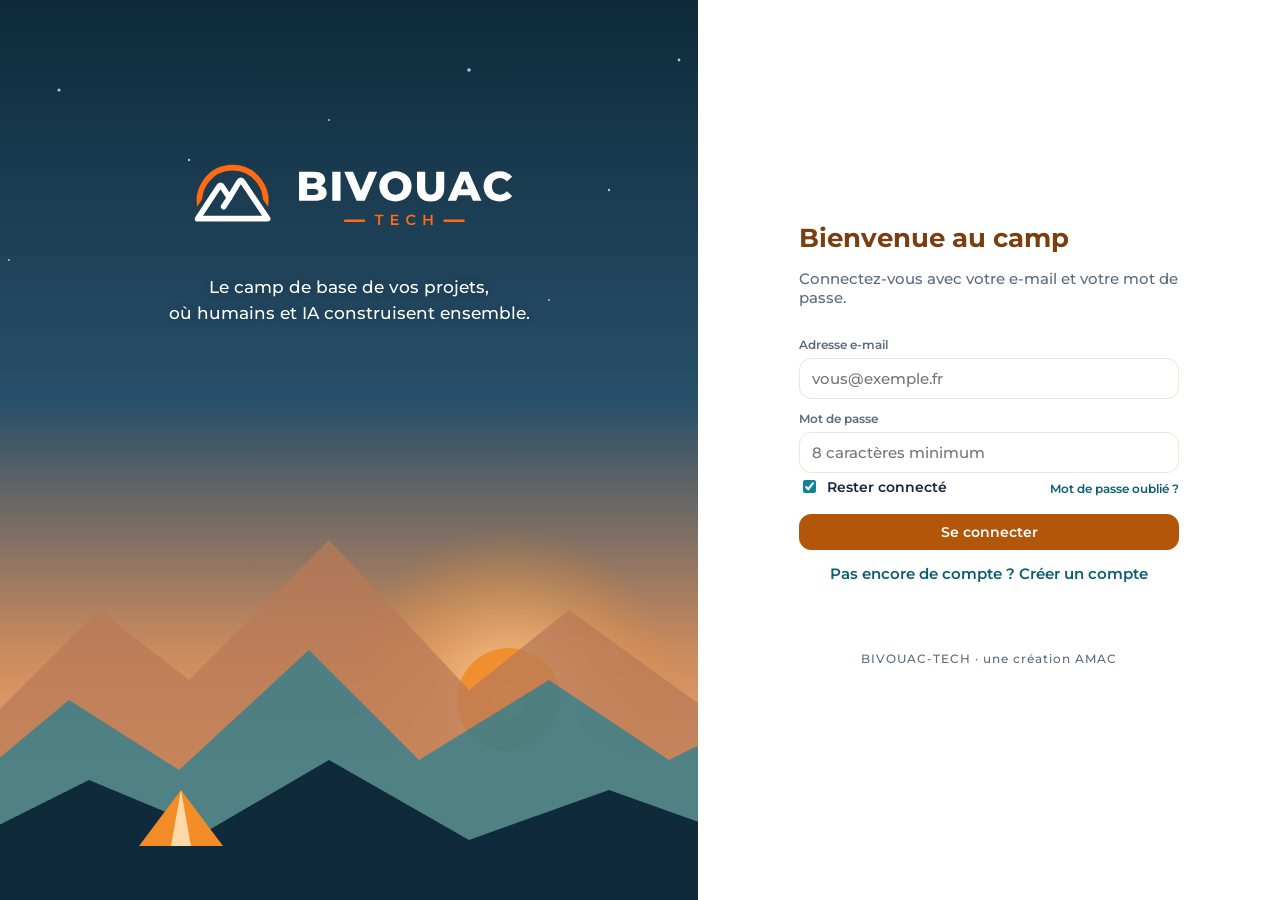
<file: index.html>
<!doctype html>
<!--
  Page d'accueil du site public — https://www.bivouac-tech.com/
  Source : dépôt BIVOUAC-TECH, dossier pages-publiques/ (22/11/2026). AUCUN secret ici.
  Envoie tout de suite vers la version web (app/), en gardant ce qui suit le # (ex. #/rejoindre/<code>).
  Remplace l'ancienne page « Connecteur BIVOUAC-TECH » : l'adresse du connecteur est affichée dans l'app
  (Paramètres → Mes IA), la page d'autorisation reste oauth/consent.html.
-->
<html lang="fr">
<head>
  <meta charset="utf-8" />
  <meta name="viewport" content="width=device-width, initial-scale=1" />
  <meta name="referrer" content="no-referrer" />
  <meta http-equiv="Content-Security-Policy"
        content="default-src 'none'; style-src 'unsafe-inline'; script-src 'unsafe-inline'" />
  <meta http-equiv="refresh" content="0; url=app/" />
  <title>BIVOUAC-TECH</title>
  <style>
    body { margin: 0; min-height: 100vh; display: flex; align-items: center; justify-content: center; padding: 24px 16px;
           font-family: Montserrat, "Segoe UI", system-ui, -apple-system, Arial, sans-serif; background: #0E2A3B; color: #fff; }
    a { color: #5ECDB5; font-weight: 600; }
  </style>
  <script>location.replace('app/' + location.hash);</script>
</head>
<body>
  <p>Ouverture de BIVOUAC-TECH… <a href="app/">Ouvrir l'application</a></p>
</body>
</html>
</file>
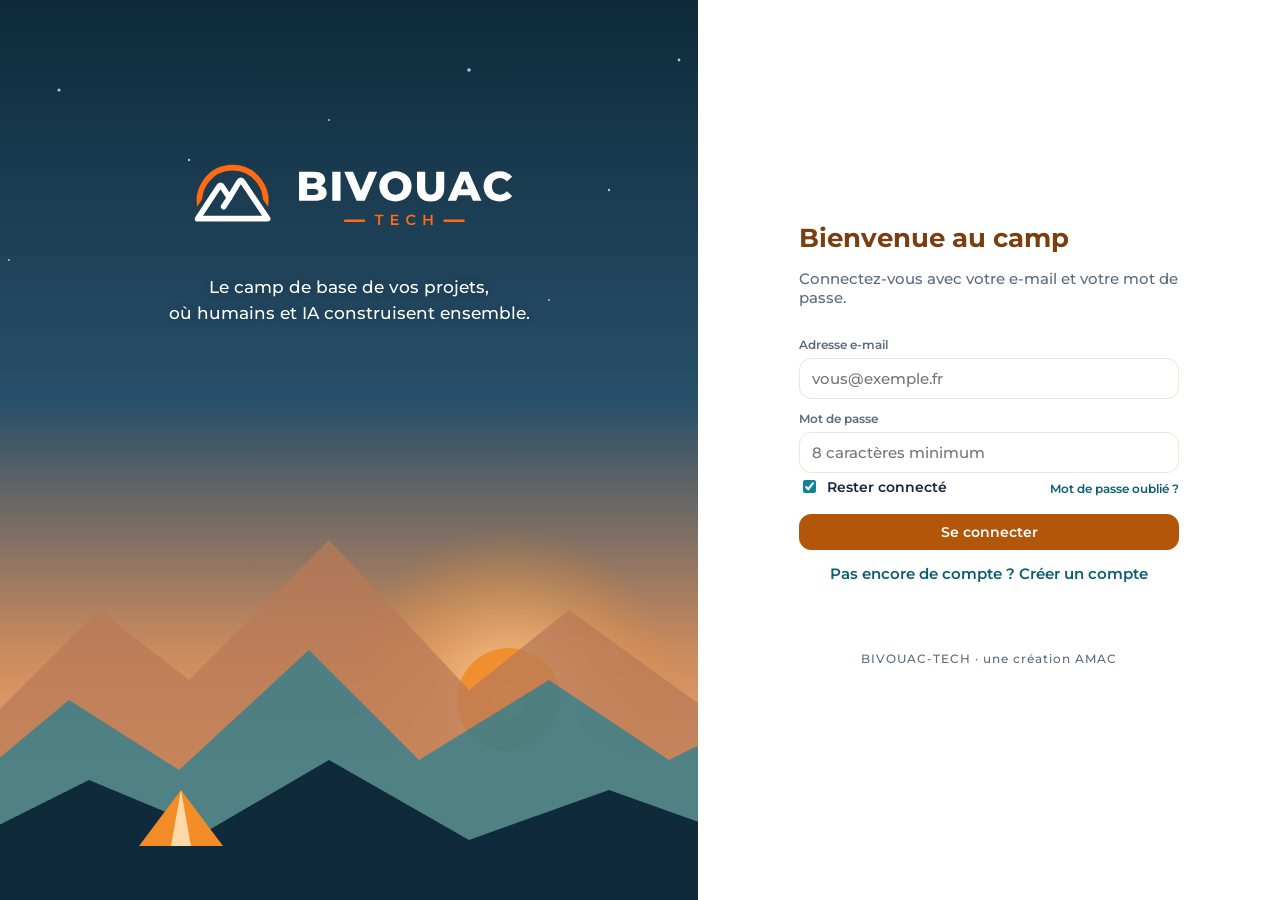
<file: app/index.html>
<!doctype html>
<html lang="fr">
<head>
  <meta charset="utf-8" />
  <meta name="viewport" content="width=device-width, initial-scale=1, viewport-fit=cover" />
  <meta name="theme-color" content="#0E2A3B" />
  <meta name="apple-mobile-web-app-capable" content="yes" />
  <meta name="apple-mobile-web-app-status-bar-style" content="black-translucent" />
  <meta name="apple-mobile-web-app-title" content="BIVOUAC" />
  <link rel="manifest" href="manifest.webmanifest" />
  <link rel="icon" href="assets/icon-192.png" />
  <link rel="apple-touch-icon" href="assets/icon-192.png" />
  <meta http-equiv="Content-Security-Policy"
        content="default-src 'self'; script-src 'self'; style-src 'self' 'unsafe-inline'; img-src 'self' data: blob: https://*.supabase.co https://upload.wikimedia.org; font-src 'self'; connect-src blob: https://*.supabase.co wss://*.supabase.co https://api.languagetool.org https://commons.wikimedia.org https://upload.wikimedia.org; media-src 'self' blob: https://*.supabase.co; worker-src 'self'; manifest-src 'self'" />
  <title>BIVOUAC-TECH</title>
  <link rel="stylesheet" href="styles.css" />
</head>
<body>

  <!-- ===================== CONNEXION ===================== -->
  <section id="login" class="hidden">
    <div class="login-art">
      <img class="login-banner" src="assets/login.svg" alt="" />
      <div class="login-brand">
        <img class="login-logo" src="assets/logo-blanc.svg" alt="BIVOUAC-TECH" width="360" height="127" />
        <p class="tagline">Le camp de base de vos projets,<br />où humains et IA construisent ensemble.</p>
      </div>
    </div>
    <div class="login-panel">
      <div class="login-card">
        <h1>Bienvenue au camp</h1>
        <p class="muted" id="login-sub">Connectez-vous avec votre e-mail et votre mot de passe.</p>
        <p class="login-invite hidden" id="login-invite"></p>

        <form id="email-form">
          <label for="email-input">Adresse e-mail</label>
          <input id="email-input" type="email" required placeholder="vous@exemple.fr" autocomplete="email" />
          <label for="pass-input">Mot de passe</label>
          <input id="pass-input" type="password" required minlength="8" placeholder="8 caractères minimum" autocomplete="current-password" />
          <div class="login-row">
            <label class="check" id="remember-wrap"><input type="checkbox" id="remember-input" checked /> Rester connecté</label>
            <button type="button" id="forgot" class="btn link small forgot">Mot de passe oublié ?</button>
          </div>
          <div id="signup-fields" class="hidden">
            <label for="pass2-input">Confirmer le mot de passe</label>
            <input id="pass2-input" type="password" minlength="8" autocomplete="new-password" />
            <label for="su-birth">Date de naissance</label><input id="su-birth" type="date" autocomplete="bday" />
            <div class="form-row">
              <div><label for="su-first">Prénom</label><input id="su-first" maxlength="60" autocomplete="given-name" /></div>
              <div><label for="su-last">Nom</label><input id="su-last" maxlength="60" autocomplete="family-name" /></div>
            </div>
            <label for="su-phone">Téléphone <span class="muted">(facultatif)</span></label>
            <input id="su-phone" type="tel" maxlength="30" autocomplete="tel" />
            <label for="su-address">Adresse <span class="muted">(facultatif)</span></label>
            <input id="su-address" maxlength="300" autocomplete="street-address" />
            <p class="muted small">Ces informations restent privées : vous seul y avez accès. Les autres membres voient seulement votre prénom, votre nom et votre photo.</p>
            <div id="su-consent"></div>
          </div>
          <button type="submit" class="btn primary" id="auth-submit">Se connecter</button>
          <button type="button" id="auth-toggle" class="btn link">Pas encore de compte ? Créer un compte</button>
        </form>

        <p id="login-msg" class="msg"></p>
      </div>
      <p class="credits">BIVOUAC-TECH · une création AMAC</p>
    </div>
  </section>

  <!-- ===================== APPLICATION ===================== -->
  <section id="app" class="hidden">
    <aside id="sidebar">
      <a class="brand" href="#/home" data-tour="brand">
        <img class="brand-logo" src="assets/logo-blanc.svg" alt="BIVOUAC-TECH" width="210" height="74" />
      </a>

      <nav class="nav" data-tour="nav">
        <a href="#/home" data-nav="home"><i data-icon="home"></i>Aujourd'hui</a>
        <a href="#/messages" data-nav="messages"><i data-icon="chat"></i>Messages<span id="dm-badge" class="badge-count hidden"></span></a>
        <a href="#/notes" data-nav="notes"><i data-icon="edit"></i>Mes notes<span id="notes-badge" class="badge-count hidden"></span></a>
      </nav>

      <div class="nav-section" data-tour="spaces">
        <div class="nav-title"><a href="#/projects" class="nav-title-link" title="Tous les projets">Projets</a></div>
        <div id="space-list"></div>
        <button id="new-space" class="nav-add"><i data-icon="plus"></i>Nouveau projet</button>
        <div class="nav-title online-title"><span class="presence"></span><span class="online-label">En ligne</span><span id="online-scope" class="online-scope" translate="no"></span><span id="online-count" class="online-count"></span></div>
        <div id="online-list"></div>
      </div>

      <div id="voice-bar" class="voice-bar hidden"></div>
      <div class="me-row">
        <div id="me-card" class="me-card"></div>
        <a href="#/settings" id="me-gear" class="me-gear" data-nav="settings" title="Paramètres" aria-label="Paramètres"><i data-icon="settings"></i></a>
      </div>
    </aside>

    <div id="nav-scrim" class="nav-scrim" aria-hidden="true"></div>
    <div id="main">
      <header id="topbar">
        <button id="menu-btn" class="icon-btn menu-btn" type="button" title="Menu" aria-controls="sidebar" aria-expanded="false"><i data-icon="list"></i></button>
        <button id="search-btn" class="icon-btn search-btn" type="button" title="Rechercher" aria-label="Rechercher" aria-expanded="false"><i data-icon="search"></i></button>
        <div class="search" data-tour="search">
          <i data-icon="search"></i>
          <input id="search-input" placeholder="Rechercher…" autocomplete="off" />
          <div id="search-results" class="dropdown hidden"></div>
        </div>
        <div class="top-actions">
          <button id="create-btn" class="create-btn" type="button" data-tour="quick" title="Créer" aria-label="Créer" aria-haspopup="menu"><i data-icon="plus"></i></button>
          <button id="req-btn" class="icon-btn req-btn hidden" type="button"><img src="assets/robot-tete.webp" alt="" width="30" height="30" /><span class="req-n hidden"></span></button>
          <button id="bell-btn" class="icon-btn bell" type="button" title="Notifications" aria-label="Notifications" aria-haspopup="dialog" aria-expanded="false"><i data-icon="bell"></i><span id="bell-dot" class="dot hidden"></span></button>
          <a href="#/settings" id="top-avatar" class="avatar-link" title="Paramètres"></a>
        </div>
      </header>
      <main id="view"></main>
      <!-- Téléphone seulement (phone.js) : « en vocal » partout, puis la barre du bas.
           Dans l'appli : Aujourd'hui · Projets · Messages · Moi. Dans un projet : ses 5 rubriques. -->
      <div id="voice-pill" class="voice-pill hidden"></div>
      <nav id="bottom-nav" class="bottom-nav" aria-label="Menu principal">
        <a href="#/home" data-bnav="home"><span class="bnav-ico"><i data-icon="home"></i></span><span>Aujourd'hui</span></a>
        <a href="#/projects" data-bnav="projects"><span class="bnav-ico"><i data-icon="folder"></i></span><span>Projets</span></a>
        <a href="#/messages" data-bnav="messages"><span class="bnav-ico"><i data-icon="chat"></i></span><span>Messages</span><span id="bnav-dm" class="badge-count hidden"></span></a>
        <a href="#/settings" data-bnav="settings"><span class="bnav-ico"><span id="bnav-me" class="bnav-me"></span></span><span>Moi</span></a>
      </nav>
      <nav id="project-nav" class="bottom-nav project-nav" aria-label="Rubriques du projet"></nav>
    </div>
  </section>

  <!-- ===================== COUCHES ===================== -->
  <div id="modal-backdrop" class="hidden"><div id="modal" role="dialog"></div></div>
  <div id="toasts"></div>
  <div id="tour" class="hidden"></div>

  <script src="config.js"></script>
  <script src="js/web.js"></script>
  <script src="vendor/supabase.js"></script>
  <script src="js/util.js"></script>
  <script src="js/logos.js"></script>
  <script src="js/i18n.js"></script>
  <script src="js/icons.js"></script>
  <script src="js/core.js"></script>
  <script src="js/ai.js"></script>
  <script src="js/ui.js"></script>
  <script src="js/templates.js"></script>
  <script src="js/media.js"></script>
  <script src="js/vocaux.js"></script>
  <script src="js/msgmenu.js"></script>
  <script src="js/planifier.js"></script>
  <script src="js/chat.js"></script>
  <script src="js/resume.js"></script>
  <script src="js/voice.js"></script>
  <script src="js/sounds.js"></script>
  <script src="js/push.js"></script>
  <script src="js/android.js"></script>
  <script src="js/grammar.js"></script>
  <script src="js/account.js"></script>
  <script src="js/fuseaux.js"></script>
  <script src="js/lieu.js"></script>
  <script src="js/connect.js"></script>
  <script src="js/pages/home.js"></script>
  <script src="js/pages/projects.js"></script>
  <script src="js/pages/project.js"></script>
  <script src="js/pages/hub.js"></script>
  <script src="js/pages/camp.js"></script>
  <script src="js/pages/tasks.js"></script>
  <script src="js/pages/calendar.js"></script>
  <script src="js/mytasks.js"></script>
  <script src="js/steps.js"></script>
  <script src="js/ensemble.js"></script>
  <script src="js/ambiance-scene.js"></script>
  <script src="js/scene.js"></script>
  <script src="js/ambiance.js"></script>
  <script src="js/phone.js"></script>
  <script src="js/pages/docs.js"></script>
  <script src="js/pages/team.js"></script>
  <script src="js/pages/notifications.js"></script>
  <script src="js/pages/settings.js"></script>
  <script src="js/pages/admin.js"></script>
  <script src="js/messages.js"></script>
  <script src="js/notes.js"></script>
  <script src="js/onboarding.js"></script>
  <script src="js/app.js"></script>
  <script src="js/pwa.js"></script>
</body>
</html>
</file>
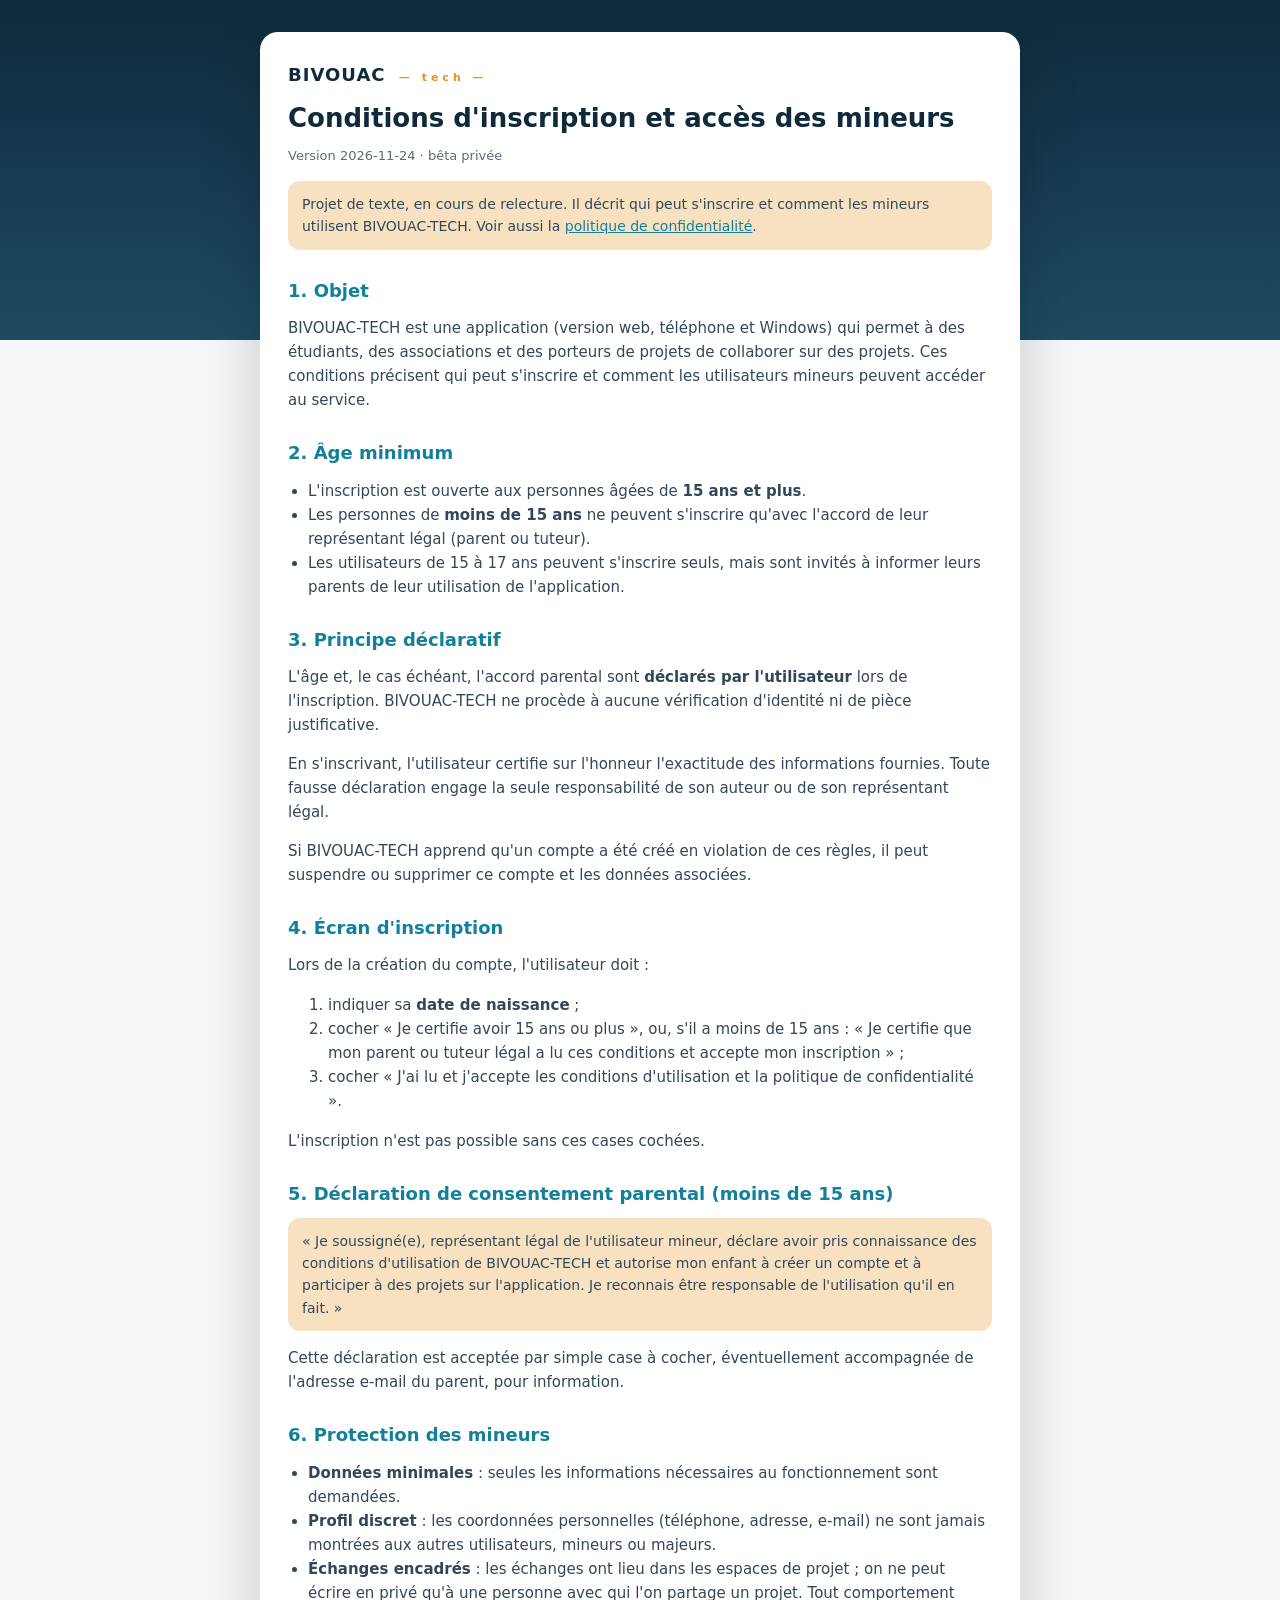
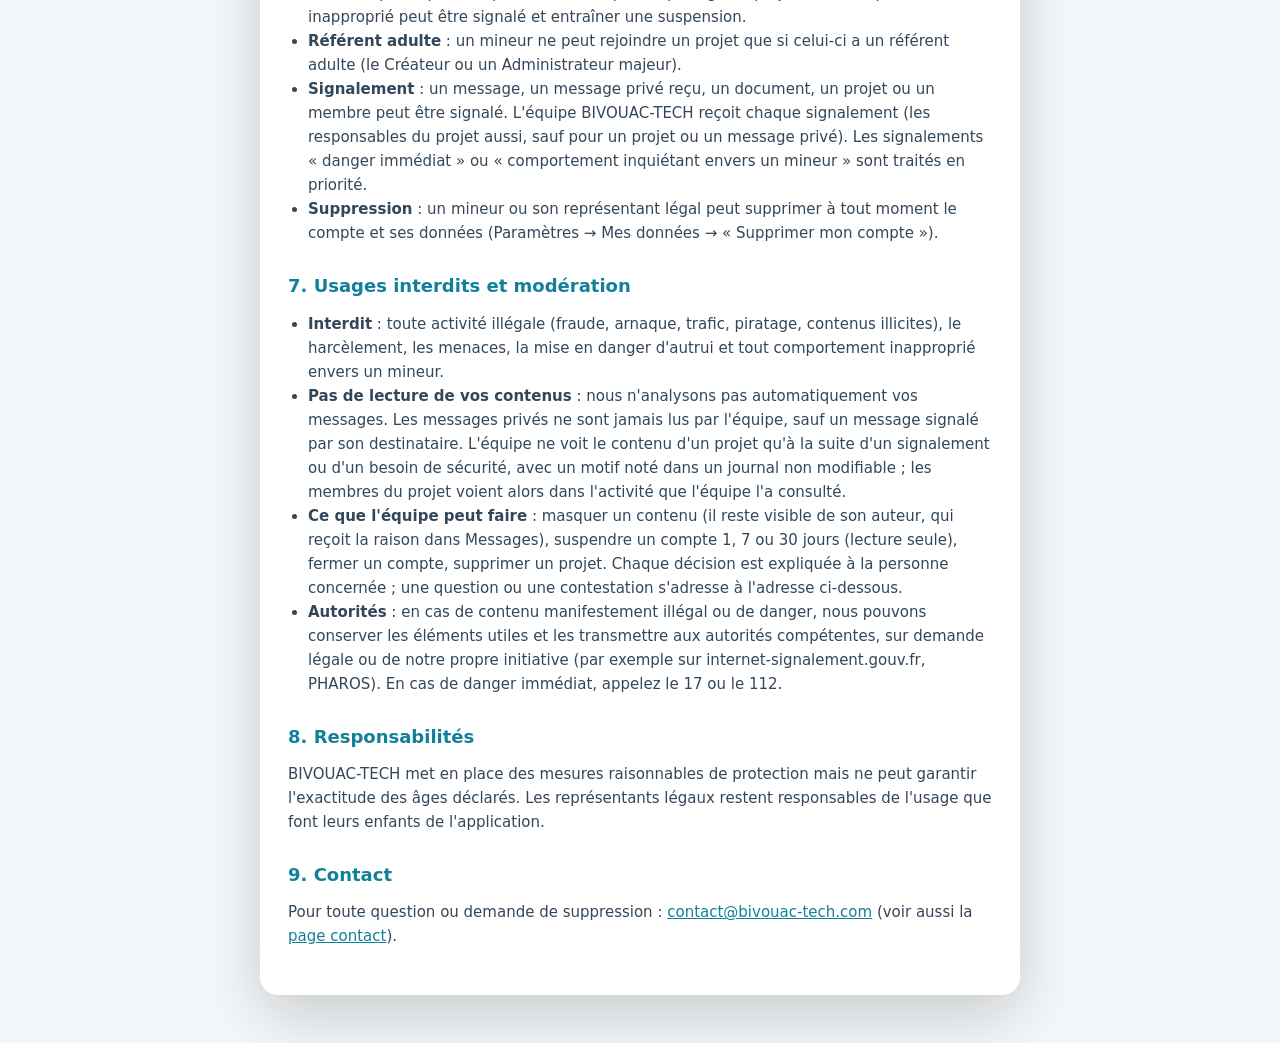
<file: conditions/index.html>
<!doctype html>
<!--
  Page publique « Conditions d'inscription et accès des mineurs » — https://www.bivouac-tech.com/conditions/
  Source : document « Conditions inscription et acces mineurs.md » d'Apo (projet Création application, 22/11/2026),
  repris tel quel (sections 1 à 8). PROJET DE TEXTE : à faire relire avant tout lancement public.
  Version acceptée à l'inscription : B.TERMS_VERSION (src/js/account.js). Changer ce texte = nouvelle version, les deux ensemble.
-->
<html lang="fr">
<head>
  <meta charset="utf-8" />
  <meta name="viewport" content="width=device-width, initial-scale=1" />
  <meta name="referrer" content="no-referrer" />
  <meta http-equiv="Content-Security-Policy" content="default-src 'none'; style-src 'unsafe-inline'; img-src data:" />
  <title>Conditions d'utilisation · BIVOUAC-TECH</title>
  <style>
    :root { --night: #0E2A3B; --teal: #12809A; --orange: #F28C28; --sand: #F7E1C0; --muted: #5B6B78; }
    * { box-sizing: border-box; }
    body { margin: 0; font-family: Montserrat, "Segoe UI", system-ui, -apple-system, Arial, sans-serif; color: var(--night);
           background: linear-gradient(180deg, var(--night) 0, #1E4A63 340px, #F4F7F9 340px); padding: 32px 16px 48px; }
    main { max-width: 760px; margin: 0 auto; background: #fff; border-radius: 18px; padding: 32px 28px; box-shadow: 0 20px 60px rgba(0,0,0,.18); }
    .word { font-weight: 800; letter-spacing: 1px; font-size: 18px; }
    .word small { color: var(--orange); font-size: 11px; letter-spacing: 4px; font-weight: 600; margin-left: 6px; }
    h1 { font-size: 26px; margin: 18px 0 6px; }
    h2 { font-size: 18px; margin: 30px 0 8px; color: var(--teal); }
    p, li { line-height: 1.6; color: #33475A; font-size: 15px; }
    ul { padding-left: 20px; }
    .note { background: var(--sand); border-radius: 12px; padding: 12px 14px; font-size: 14px; }
    table { width: 100%; border-collapse: collapse; font-size: 14px; margin: 8px 0; }
    th, td { text-align: left; vertical-align: top; padding: 8px; border-bottom: 1px solid #E3E9EE; }
    th { color: var(--muted); font-weight: 700; }
    .table-wrap { overflow-x: auto; }
    a { color: var(--teal); }
    .muted { color: var(--muted); font-size: 13px; }
  </style>
</head>
<body>
<main>
  <div class="word">BIVOUAC <small>— tech —</small></div>
  <h1>Conditions d'inscription et accès des mineurs</h1>
  <p class="muted">Version 2026-11-24 · bêta privée</p>
  <p class="note">Projet de texte, en cours de relecture. Il décrit qui peut s'inscrire et comment les mineurs utilisent
    BIVOUAC-TECH. Voir aussi la <a href="../confidentialite/">politique de confidentialité</a>.</p>

  <h2>1. Objet</h2>
  <p>BIVOUAC-TECH est une application (version web, téléphone et Windows) qui permet à des étudiants, des associations et des
    porteurs de projets de collaborer sur des projets. Ces conditions précisent qui peut s'inscrire et comment les
    utilisateurs mineurs peuvent accéder au service.</p>

  <h2>2. Âge minimum</h2>
  <ul>
    <li>L'inscription est ouverte aux personnes âgées de <strong>15 ans et plus</strong>.</li>
    <li>Les personnes de <strong>moins de 15 ans</strong> ne peuvent s'inscrire qu'avec l'accord de leur représentant légal
      (parent ou tuteur).</li>
    <li>Les utilisateurs de 15 à 17 ans peuvent s'inscrire seuls, mais sont invités à informer leurs parents de leur
      utilisation de l'application.</li>
  </ul>

  <h2>3. Principe déclaratif</h2>
  <p>L'âge et, le cas échéant, l'accord parental sont <strong>déclarés par l'utilisateur</strong> lors de l'inscription.
    BIVOUAC-TECH ne procède à aucune vérification d'identité ni de pièce justificative.</p>
  <p>En s'inscrivant, l'utilisateur certifie sur l'honneur l'exactitude des informations fournies. Toute fausse déclaration
    engage la seule responsabilité de son auteur ou de son représentant légal.</p>
  <p>Si BIVOUAC-TECH apprend qu'un compte a été créé en violation de ces règles, il peut suspendre ou supprimer ce compte et
    les données associées.</p>

  <h2>4. Écran d'inscription</h2>
  <p>Lors de la création du compte, l'utilisateur doit :</p>
  <ol>
    <li>indiquer sa <strong>date de naissance</strong> ;</li>
    <li>cocher « Je certifie avoir 15 ans ou plus », ou, s'il a moins de 15 ans : « Je certifie que mon parent ou tuteur
      légal a lu ces conditions et accepte mon inscription » ;</li>
    <li>cocher « J'ai lu et j'accepte les conditions d'utilisation et la politique de confidentialité ».</li>
  </ol>
  <p>L'inscription n'est pas possible sans ces cases cochées.</p>

  <h2>5. Déclaration de consentement parental (moins de 15 ans)</h2>
  <p class="note">« Je soussigné(e), représentant légal de l'utilisateur mineur, déclare avoir pris connaissance des conditions
    d'utilisation de BIVOUAC-TECH et autorise mon enfant à créer un compte et à participer à des projets sur l'application.
    Je reconnais être responsable de l'utilisation qu'il en fait. »</p>
  <p>Cette déclaration est acceptée par simple case à cocher, éventuellement accompagnée de l'adresse e-mail du parent, pour
    information.</p>

  <h2>6. Protection des mineurs</h2>
  <ul>
    <li><strong>Données minimales</strong> : seules les informations nécessaires au fonctionnement sont demandées.</li>
    <li><strong>Profil discret</strong> : les coordonnées personnelles (téléphone, adresse, e-mail) ne sont jamais montrées
      aux autres utilisateurs, mineurs ou majeurs.</li>
    <li><strong>Échanges encadrés</strong> : les échanges ont lieu dans les espaces de projet ; on ne peut écrire en privé qu'à
      une personne avec qui l'on partage un projet. Tout comportement inapproprié peut être signalé et entraîner une suspension.</li>
    <li><strong>Référent adulte</strong> : un mineur ne peut rejoindre un projet que si celui-ci a un référent adulte (le
      Créateur ou un Administrateur majeur).</li>
    <li><strong>Signalement</strong> : un message, un message privé reçu, un document, un projet ou un membre peut être
      signalé. L'équipe BIVOUAC-TECH reçoit chaque signalement (les responsables du projet aussi, sauf pour un projet ou
      un message privé). Les signalements « danger immédiat » ou « comportement inquiétant envers un mineur » sont traités
      en priorité.</li>
    <li><strong>Suppression</strong> : un mineur ou son représentant légal peut supprimer à tout moment le compte et ses
      données (Paramètres → Mes données → « Supprimer mon compte »).</li>
  </ul>

  <h2>7. Usages interdits et modération</h2>
  <ul>
    <li><strong>Interdit</strong> : toute activité illégale (fraude, arnaque, trafic, piratage, contenus illicites),
      le harcèlement, les menaces, la mise en danger d'autrui et tout comportement inapproprié envers un mineur.</li>
    <li><strong>Pas de lecture de vos contenus</strong> : nous n'analysons pas automatiquement vos messages. Les messages
      privés ne sont jamais lus par l'équipe, sauf un message signalé par son destinataire. L'équipe ne voit le contenu d'un
      projet qu'à la suite d'un signalement ou d'un besoin de sécurité, avec un motif noté dans un journal non modifiable ;
      les membres du projet voient alors dans l'activité que l'équipe l'a consulté.</li>
    <li><strong>Ce que l'équipe peut faire</strong> : masquer un contenu (il reste visible de son auteur, qui reçoit la
      raison dans Messages), suspendre un compte 1, 7 ou 30 jours (lecture seule), fermer un compte, supprimer un projet.
      Chaque décision est expliquée à la personne concernée ; une question ou une contestation s'adresse à l'adresse
      ci-dessous.</li>
    <li><strong>Autorités</strong> : en cas de contenu manifestement illégal ou de danger, nous pouvons conserver les
      éléments utiles et les transmettre aux autorités compétentes, sur demande légale ou de notre propre initiative
      (par exemple sur internet-signalement.gouv.fr, PHAROS). En cas de danger immédiat, appelez le 17 ou le 112.</li>
  </ul>

  <h2>8. Responsabilités</h2>
  <p>BIVOUAC-TECH met en place des mesures raisonnables de protection mais ne peut garantir l'exactitude des âges déclarés.
    Les représentants légaux restent responsables de l'usage que font leurs enfants de l'application.</p>

  <h2>9. Contact</h2>
  <p>Pour toute question ou demande de suppression : <a href="mailto:contact@bivouac-tech.com">contact@bivouac-tech.com</a> (voir aussi la <a href="../contact/">page contact</a>).</p>
</main>
</body>
</html>
</file>
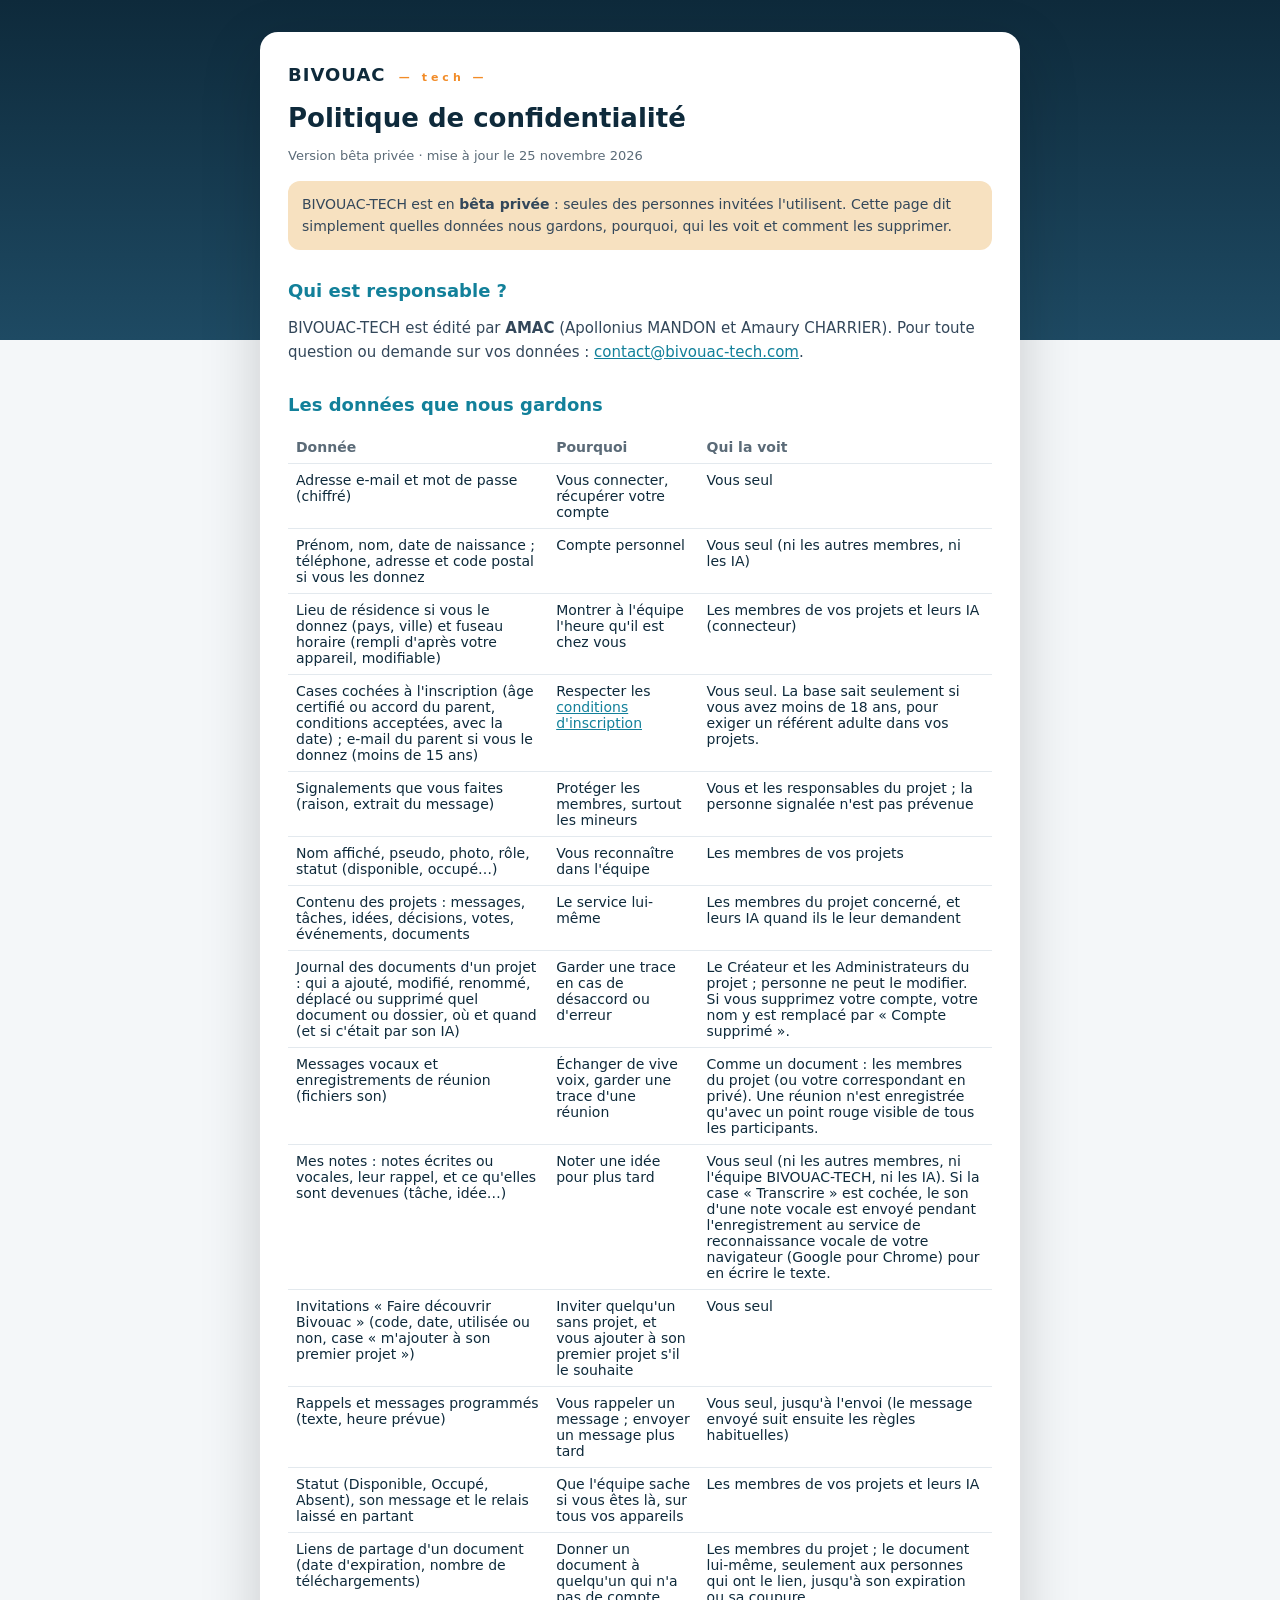
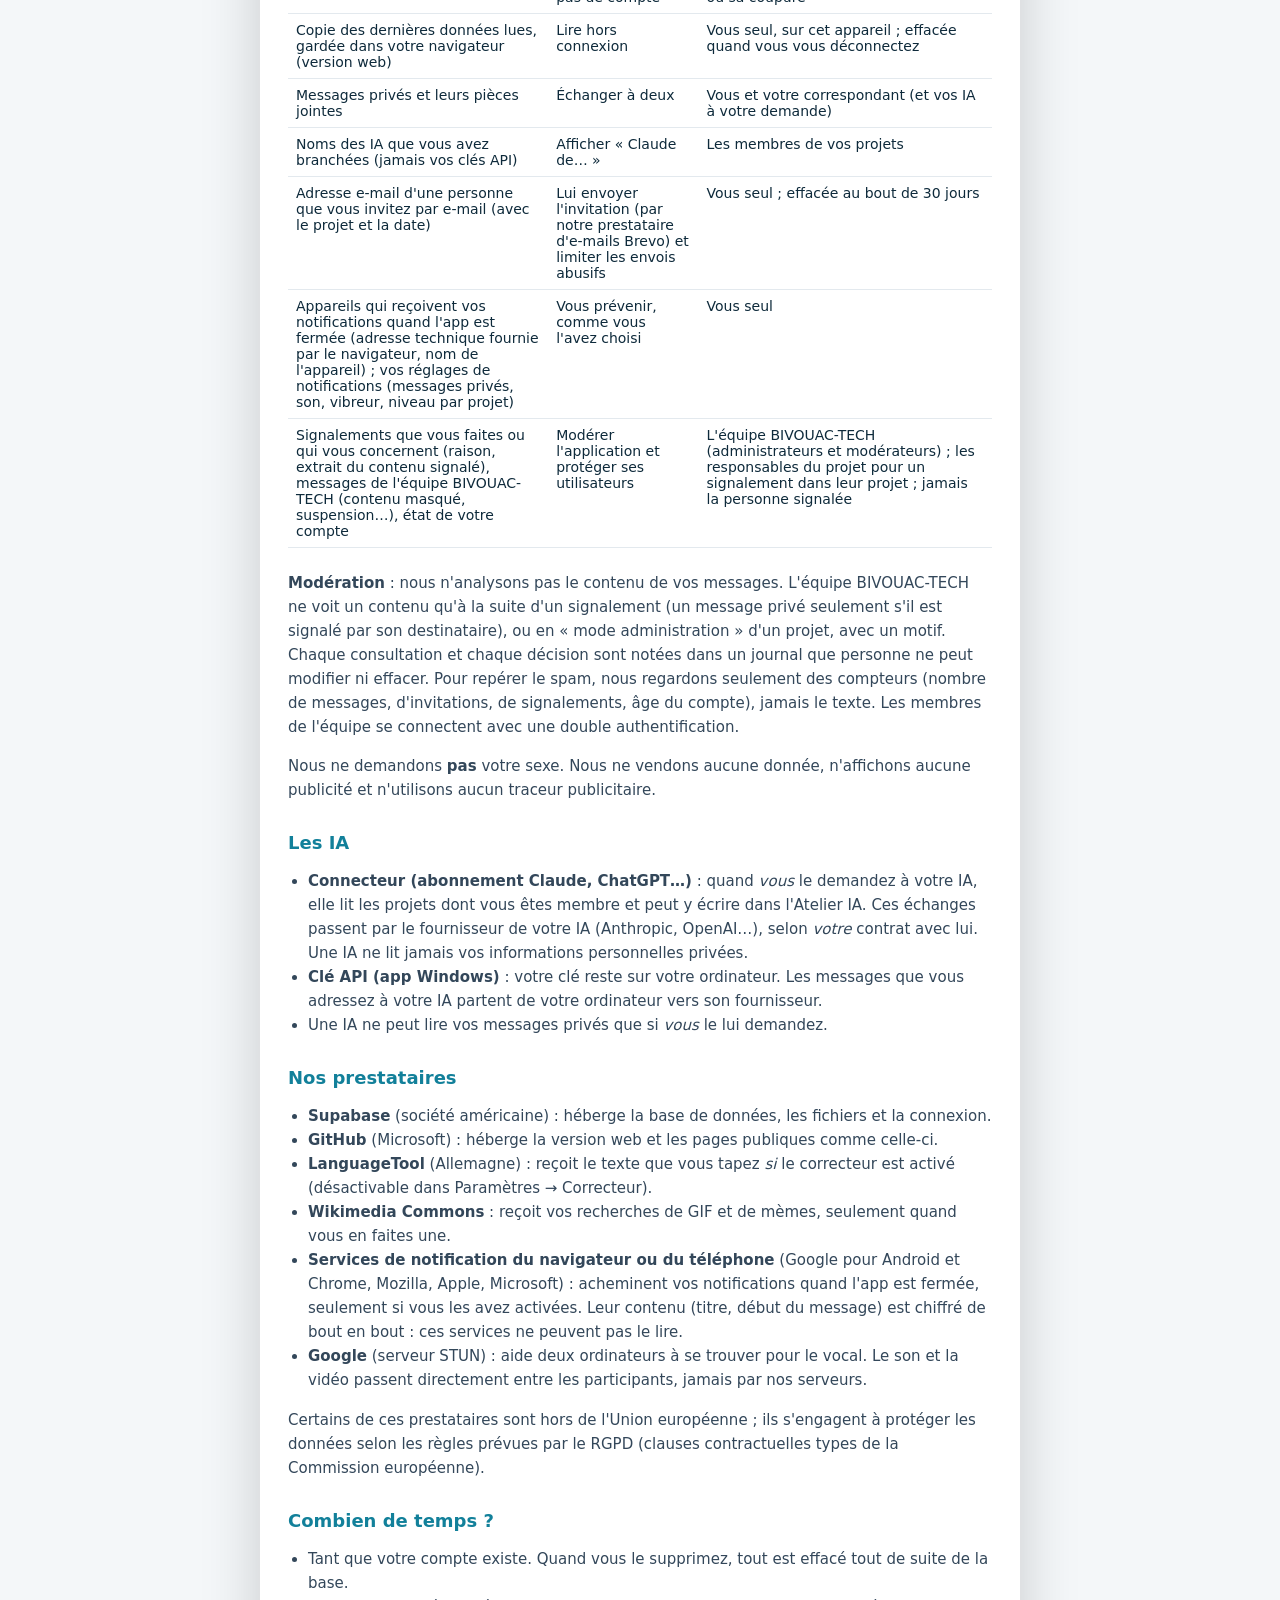
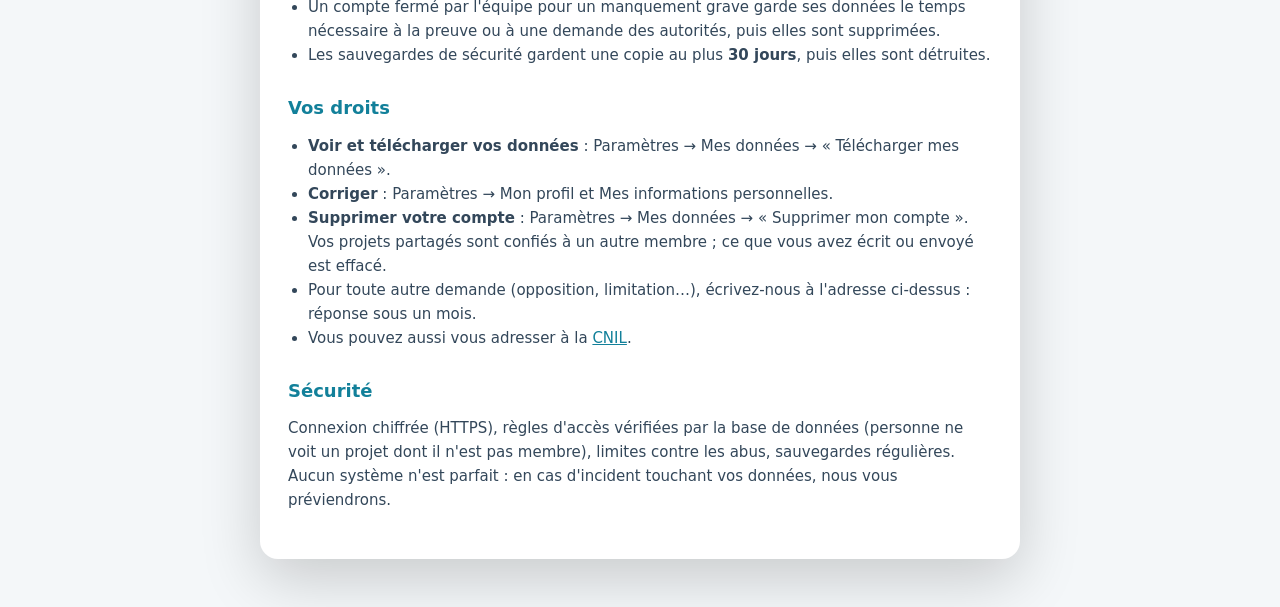
<file: confidentialite/index.html>
<!doctype html>
<!--
  Page publique « Politique de confidentialité » — https://www.bivouac-tech.com/confidentialite/
  Source : dépôt BIVOUAC-TECH, dossier pages-publiques/ (tâche Bivouac P0-03, 13/11/2026).
  Texte de la BÊTA PRIVÉE, rédigé avec Claude : à faire relire par une personne compétente avant tout
  lancement public. Toute évolution du produit qui touche aux données = mettre cette page à jour.
-->
<html lang="fr">
<head>
  <meta charset="utf-8" />
  <meta name="viewport" content="width=device-width, initial-scale=1" />
  <meta name="referrer" content="no-referrer" />
  <meta http-equiv="Content-Security-Policy" content="default-src 'none'; style-src 'unsafe-inline'; img-src data:" />
  <title>Confidentialité · BIVOUAC-TECH</title>
  <style>
    :root { --night: #0E2A3B; --teal: #12809A; --orange: #F28C28; --sand: #F7E1C0; --muted: #5B6B78; }
    * { box-sizing: border-box; }
    body { margin: 0; font-family: Montserrat, "Segoe UI", system-ui, -apple-system, Arial, sans-serif; color: var(--night);
           background: linear-gradient(180deg, var(--night) 0, #1E4A63 340px, #F4F7F9 340px); padding: 32px 16px 48px; }
    main { max-width: 760px; margin: 0 auto; background: #fff; border-radius: 18px; padding: 32px 28px; box-shadow: 0 20px 60px rgba(0,0,0,.18); }
    .word { font-weight: 800; letter-spacing: 1px; font-size: 18px; }
    .word small { color: var(--orange); font-size: 11px; letter-spacing: 4px; font-weight: 600; margin-left: 6px; }
    h1 { font-size: 26px; margin: 18px 0 6px; }
    h2 { font-size: 18px; margin: 30px 0 8px; color: var(--teal); }
    p, li { line-height: 1.6; color: #33475A; font-size: 15px; }
    ul { padding-left: 20px; }
    .note { background: var(--sand); border-radius: 12px; padding: 12px 14px; font-size: 14px; }
    table { width: 100%; border-collapse: collapse; font-size: 14px; margin: 8px 0; }
    th, td { text-align: left; vertical-align: top; padding: 8px; border-bottom: 1px solid #E3E9EE; }
    th { color: var(--muted); font-weight: 700; }
    .table-wrap { overflow-x: auto; }
    a { color: var(--teal); }
    .muted { color: var(--muted); font-size: 13px; }
  </style>
</head>
<body>
<main>
  <div class="word">BIVOUAC <small>— tech —</small></div>
  <h1>Politique de confidentialité</h1>
  <p class="muted">Version bêta privée · mise à jour le 25 novembre 2026</p>
  <p class="note">BIVOUAC-TECH est en <strong>bêta privée</strong> : seules des personnes invitées l'utilisent. Cette page dit
    simplement quelles données nous gardons, pourquoi, qui les voit et comment les supprimer.</p>

  <h2>Qui est responsable ?</h2>
  <p>BIVOUAC-TECH est édité par <strong>AMAC</strong> (Apollonius MANDON et Amaury CHARRIER).
    Pour toute question ou demande sur vos données : <a href="mailto:contact@bivouac-tech.com">contact@bivouac-tech.com</a>.</p>

  <h2>Les données que nous gardons</h2>
  <div class="table-wrap"><table>
    <tr><th>Donnée</th><th>Pourquoi</th><th>Qui la voit</th></tr>
    <tr><td>Adresse e-mail et mot de passe (chiffré)</td><td>Vous connecter, récupérer votre compte</td><td>Vous seul</td></tr>
    <tr><td>Prénom, nom, date de naissance ; téléphone, adresse et code postal si vous les donnez</td><td>Compte personnel</td>
      <td>Vous seul (ni les autres membres, ni les IA)</td></tr>
    <tr><td>Lieu de résidence si vous le donnez (pays, ville) et fuseau horaire (rempli d'après votre appareil, modifiable)</td>
      <td>Montrer à l'équipe l'heure qu'il est chez vous</td><td>Les membres de vos projets et leurs IA (connecteur)</td></tr>
    <tr><td>Cases cochées à l'inscription (âge certifié ou accord du parent, conditions acceptées, avec la date) ; e-mail du
      parent si vous le donnez (moins de 15 ans)</td><td>Respecter les <a href="../conditions/">conditions d'inscription</a></td>
      <td>Vous seul. La base sait seulement si vous avez moins de 18 ans, pour exiger un référent adulte dans vos projets.</td></tr>
    <tr><td>Signalements que vous faites (raison, extrait du message)</td><td>Protéger les membres, surtout les mineurs</td>
      <td>Vous et les responsables du projet ; la personne signalée n'est pas prévenue</td></tr>
    <tr><td>Nom affiché, pseudo, photo, rôle, statut (disponible, occupé…)</td><td>Vous reconnaître dans l'équipe</td><td>Les membres de vos projets</td></tr>
    <tr><td>Contenu des projets : messages, tâches, idées, décisions, votes, événements, documents</td><td>Le service lui-même</td>
      <td>Les membres du projet concerné, et leurs IA quand ils le leur demandent</td></tr>
    <tr><td>Journal des documents d'un projet : qui a ajouté, modifié, renommé, déplacé ou supprimé quel document ou dossier,
      où et quand (et si c'était par son IA)</td><td>Garder une trace en cas de désaccord ou d'erreur</td>
      <td>Le Créateur et les Administrateurs du projet ; personne ne peut le modifier. Si vous supprimez votre compte, votre
      nom y est remplacé par « Compte supprimé ».</td></tr>
    <tr><td>Messages vocaux et enregistrements de réunion (fichiers son)</td><td>Échanger de vive voix, garder une trace
      d'une réunion</td><td>Comme un document : les membres du projet (ou votre correspondant en privé). Une réunion n'est
      enregistrée qu'avec un point rouge visible de tous les participants.</td></tr>
    <tr><td>Mes notes : notes écrites ou vocales, leur rappel, et ce qu'elles sont devenues (tâche, idée…)</td><td>Noter une
      idée pour plus tard</td><td>Vous seul (ni les autres membres, ni l'équipe BIVOUAC-TECH, ni les IA). Si la case
      « Transcrire » est cochée, le son d'une note vocale est envoyé pendant l'enregistrement au service de reconnaissance
      vocale de votre navigateur (Google pour Chrome) pour en écrire le texte.</td></tr>
    <tr><td>Invitations « Faire découvrir Bivouac » (code, date, utilisée ou non, case « m'ajouter à son premier projet »)</td>
      <td>Inviter quelqu'un sans projet, et vous ajouter à son premier projet s'il le souhaite</td><td>Vous seul</td></tr>
    <tr><td>Rappels et messages programmés (texte, heure prévue)</td><td>Vous rappeler un message ; envoyer un message plus
      tard</td><td>Vous seul, jusqu'à l'envoi (le message envoyé suit ensuite les règles habituelles)</td></tr>
    <tr><td>Statut (Disponible, Occupé, Absent), son message et le relais laissé en partant</td><td>Que l'équipe sache si vous
      êtes là, sur tous vos appareils</td><td>Les membres de vos projets et leurs IA</td></tr>
    <tr><td>Liens de partage d'un document (date d'expiration, nombre de téléchargements)</td><td>Donner un document à
      quelqu'un qui n'a pas de compte</td><td>Les membres du projet ; le document lui-même, seulement aux personnes qui ont le
      lien, jusqu'à son expiration ou sa coupure</td></tr>
    <tr><td>Copie des dernières données lues, gardée dans votre navigateur (version web)</td><td>Lire hors connexion</td>
      <td>Vous seul, sur cet appareil ; effacée quand vous vous déconnectez</td></tr>
    <tr><td>Messages privés et leurs pièces jointes</td><td>Échanger à deux</td><td>Vous et votre correspondant (et vos IA à votre demande)</td></tr>
    <tr><td>Noms des IA que vous avez branchées (jamais vos clés API)</td><td>Afficher « Claude de… »</td><td>Les membres de vos projets</td></tr>
    <tr><td>Adresse e-mail d'une personne que vous invitez par e-mail (avec le projet et la date)</td>
      <td>Lui envoyer l'invitation (par notre prestataire d'e-mails Brevo) et limiter les envois abusifs</td>
      <td>Vous seul ; effacée au bout de 30 jours</td></tr>
    <tr><td>Appareils qui reçoivent vos notifications quand l'app est fermée (adresse technique fournie par le navigateur,
      nom de l'appareil) ; vos réglages de notifications (messages privés, son, vibreur, niveau par projet)</td>
      <td>Vous prévenir, comme vous l'avez choisi</td><td>Vous seul</td></tr>
    <tr><td>Signalements que vous faites ou qui vous concernent (raison, extrait du contenu signalé), messages de l'équipe
      BIVOUAC-TECH (contenu masqué, suspension…), état de votre compte</td>
      <td>Modérer l'application et protéger ses utilisateurs</td>
      <td>L'équipe BIVOUAC-TECH (administrateurs et modérateurs) ; les responsables du projet pour un signalement dans leur
      projet ; jamais la personne signalée</td></tr>
  </table></div>
  <p><strong>Modération</strong> : nous n'analysons pas le contenu de vos messages. L'équipe BIVOUAC-TECH ne voit un
    contenu qu'à la suite d'un signalement (un message privé seulement s'il est signalé par son destinataire), ou en
    « mode administration » d'un projet, avec un motif. Chaque consultation et chaque décision sont notées dans un journal
    que personne ne peut modifier ni effacer. Pour repérer le spam, nous regardons seulement des compteurs (nombre de
    messages, d'invitations, de signalements, âge du compte), jamais le texte. Les membres de l'équipe se connectent avec
    une double authentification.</p>
  <p>Nous ne demandons <strong>pas</strong> votre sexe. Nous ne vendons aucune donnée, n'affichons aucune publicité et
    n'utilisons aucun traceur publicitaire.</p>

  <h2>Les IA</h2>
  <ul>
    <li><strong>Connecteur (abonnement Claude, ChatGPT…)</strong> : quand <em>vous</em> le demandez à votre IA, elle lit les
      projets dont vous êtes membre et peut y écrire dans l'Atelier IA. Ces échanges passent par le fournisseur de votre IA
      (Anthropic, OpenAI…), selon <em>votre</em> contrat avec lui. Une IA ne lit jamais vos informations personnelles privées.</li>
    <li><strong>Clé API (app Windows)</strong> : votre clé reste sur votre ordinateur. Les messages que vous adressez à votre IA
      partent de votre ordinateur vers son fournisseur.</li>
    <li>Une IA ne peut lire vos messages privés que si <em>vous</em> le lui demandez.</li>
  </ul>

  <h2>Nos prestataires</h2>
  <ul>
    <li><strong>Supabase</strong> (société américaine) : héberge la base de données, les fichiers et la connexion.</li>
    <li><strong>GitHub</strong> (Microsoft) : héberge la version web et les pages publiques comme celle-ci.</li>
    <li><strong>LanguageTool</strong> (Allemagne) : reçoit le texte que vous tapez <em>si</em> le correcteur est activé
      (désactivable dans Paramètres → Correcteur).</li>
    <li><strong>Wikimedia Commons</strong> : reçoit vos recherches de GIF et de mèmes, seulement quand vous en faites une.</li>
    <li><strong>Services de notification du navigateur ou du téléphone</strong> (Google pour Android et Chrome, Mozilla,
      Apple, Microsoft) : acheminent vos notifications quand l'app est fermée, seulement si vous les avez activées. Leur
      contenu (titre, début du message) est chiffré de bout en bout : ces services ne peuvent pas le lire.</li>
    <li><strong>Google</strong> (serveur STUN) : aide deux ordinateurs à se trouver pour le vocal. Le son et la vidéo
      passent directement entre les participants, jamais par nos serveurs.</li>
  </ul>
  <p>Certains de ces prestataires sont hors de l'Union européenne ; ils s'engagent à protéger les données selon les règles
    prévues par le RGPD (clauses contractuelles types de la Commission européenne).</p>

  <h2>Combien de temps ?</h2>
  <ul>
    <li>Tant que votre compte existe. Quand vous le supprimez, tout est effacé tout de suite de la base.</li>
    <li>Un compte fermé par l'équipe pour un manquement grave garde ses données le temps nécessaire à la preuve ou à une
      demande des autorités, puis elles sont supprimées.</li>
    <li>Les sauvegardes de sécurité gardent une copie au plus <strong>30 jours</strong>, puis elles sont détruites.</li>
  </ul>

  <h2>Vos droits</h2>
  <ul>
    <li><strong>Voir et télécharger vos données</strong> : Paramètres → Mes données → « Télécharger mes données ».</li>
    <li><strong>Corriger</strong> : Paramètres → Mon profil et Mes informations personnelles.</li>
    <li><strong>Supprimer votre compte</strong> : Paramètres → Mes données → « Supprimer mon compte ». Vos projets partagés
      sont confiés à un autre membre ; ce que vous avez écrit ou envoyé est effacé.</li>
    <li>Pour toute autre demande (opposition, limitation…), écrivez-nous à l'adresse ci-dessus : réponse sous un mois.</li>
    <li>Vous pouvez aussi vous adresser à la <a href="https://www.cnil.fr/fr/plaintes" rel="noopener">CNIL</a>.</li>
  </ul>

  <h2>Sécurité</h2>
  <p>Connexion chiffrée (HTTPS), règles d'accès vérifiées par la base de données (personne ne voit un projet dont il
    n'est pas membre), limites contre les abus, sauvegardes régulières. Aucun système n'est parfait : en cas d'incident
    touchant vos données, nous vous préviendrons.</p>
</main>
</body>
</html>
</file>
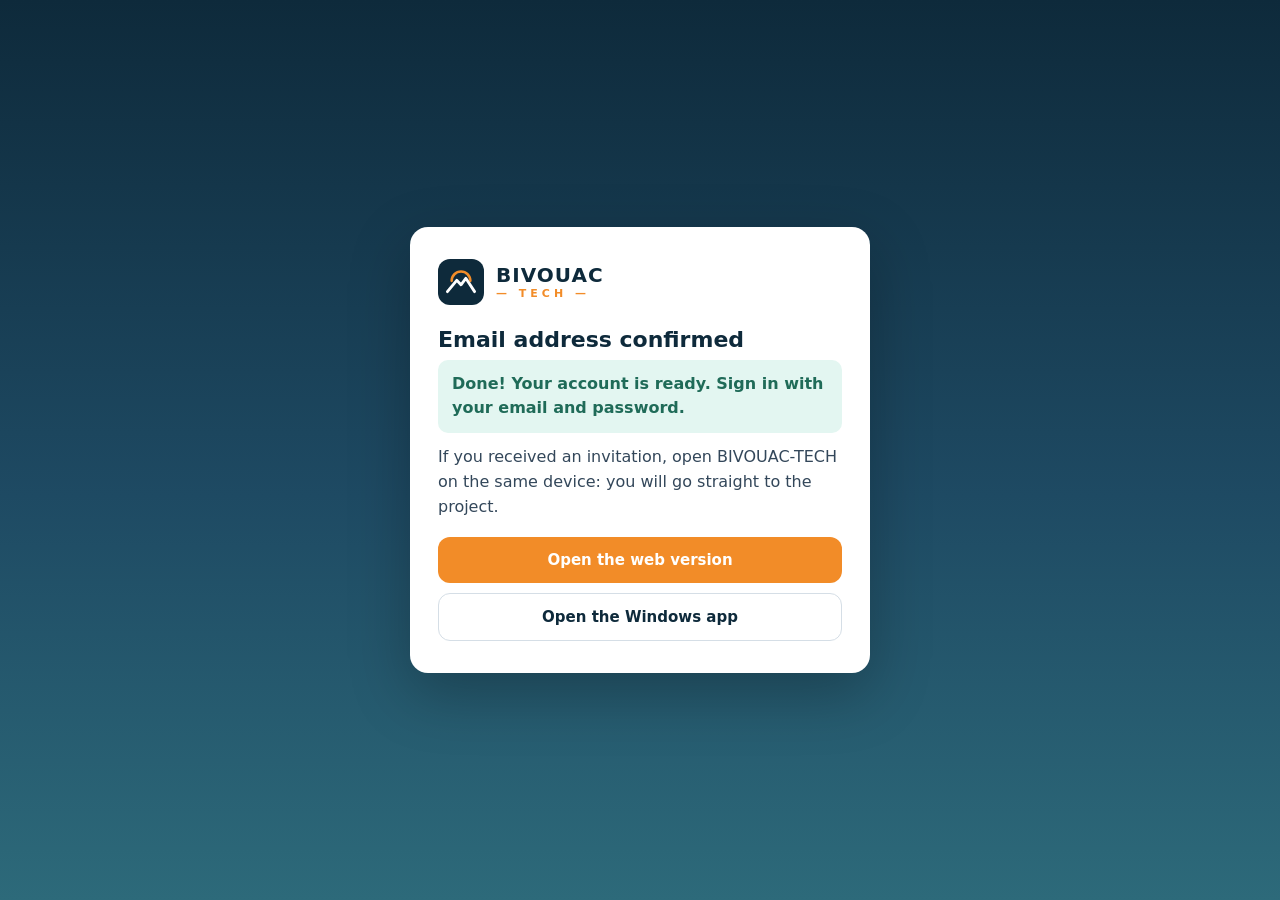
<file: confirmation/index.html>
<!doctype html>
<!--
  Page publique « Adresse confirmée » — https://www.bivouac-tech.com/confirmation/
  Source : dépôt BIVOUAC-TECH, dossier pages-publiques/ (tâche P0-01, 13/11/2026). AUCUN secret ici.
  L'e-mail de confirmation de Supabase (« Confirm email » activé) renvoie ici APRÈS avoir confirmé l'adresse :
  la page dit simplement que c'est fait, ou que le lien est expiré. Le jeton éventuel après le # est effacé
  aussitôt de la barre d'adresse et n'est jamais envoyé ; il est laissé 10 minutes dans le stockage local de CE site
  pour que la version web (/app/, même origine) ouvre la session une fois puis l'efface (25/11, invités qui
  retombaient sur l'inscription).
-->
<html lang="fr">
<head>
  <meta charset="utf-8" />
  <meta name="viewport" content="width=device-width, initial-scale=1" />
  <meta name="robots" content="noindex" />
  <meta name="referrer" content="no-referrer" />
  <meta http-equiv="Content-Security-Policy"
        content="default-src 'none'; style-src 'unsafe-inline'; script-src 'unsafe-inline'; img-src data:" />
  <title>Adresse confirmée · BIVOUAC-TECH</title>
  <style>
    :root { --night: #0E2A3B; --teal: #12809A; --mint: #5ECDB5; --orange: #F28C28; --muted: #5B6B78; }
    * { box-sizing: border-box; }
    body { margin: 0; min-height: 100vh; font-family: Montserrat, "Segoe UI", system-ui, -apple-system, Arial, sans-serif;
           background: linear-gradient(180deg, var(--night) 0%, #1E4A63 55%, #2D6A7A 100%); color: var(--night);
           display: flex; align-items: center; justify-content: center; padding: 24px 16px; }
    .card { width: 100%; max-width: 460px; background: #fff; border-radius: 18px; padding: 32px 28px; box-shadow: 0 20px 60px rgba(0,0,0,.25); }
    .brand { display: flex; align-items: center; gap: 12px; margin-bottom: 22px; }
    .brand svg { width: 46px; height: 46px; background: var(--night); border-radius: 12px; padding: 6px; }
    .word { font-weight: 800; letter-spacing: 1px; font-size: 20px; }
    .word small { display: block; color: var(--orange); font-size: 11px; letter-spacing: 4px; font-weight: 600; }
    h1 { font-size: 22px; margin: 0 0 8px; }
    p { line-height: 1.55; margin: 0 0 12px; color: #33475A; }
    label { display: block; font-weight: 700; font-size: 13px; margin: 14px 0 6px; }
    input { width: 100%; font: inherit; font-size: 15px; padding: 12px 14px; border: 1.5px solid #D5DEE6; border-radius: 10px; }
    input:focus { outline: none; border-color: var(--teal); }
    .btn { display: flex; align-items: center; justify-content: center; width: 100%; padding: 14px 18px; border-radius: 12px; margin-top: 18px;
           font: inherit; font-weight: 700; font-size: 15px; cursor: pointer; border: 0; background: var(--orange); color: #fff; text-decoration: none; }
    .btn:disabled { opacity: .6; cursor: default; }
    .msg { margin-top: 12px; font-weight: 600; font-size: 14px; color: #A33733; min-height: 1em; }
    .ok { background: #E3F6F1; color: #1F6B58; border-radius: 10px; padding: 12px 14px; font-weight: 600; }
    .err { background: #FDEBD8; color: #8A4A10; border-radius: 10px; padding: 12px 14px; font-weight: 600; }
    .btn.alt { background: #fff; color: var(--night); border: 1.5px solid #D5DEE6; margin-top: 10px; }
    .hidden { display: none !important; }
  </style>
</head>
<body>
  <main class="card">
    <div class="brand">
      <svg viewBox="0 0 120 120" aria-hidden="true">
        <path d="M27 56 A33 33 0 0 1 93 56" fill="none" stroke="#F28C28" stroke-width="9" stroke-linecap="round"/>
        <path d="M12 94 L45 54 L60 70 L77 47 L108 94" fill="none" stroke="#FFFFFF" stroke-width="10" stroke-linecap="round" stroke-linejoin="round"/>
      </svg>
      <div class="word">BIVOUAC<small>— TECH —</small></div>
    </div>

    <section id="done" class="hidden">
      <h1 data-t="doneTitle">Adresse confirmée</h1>
      <p class="ok" id="done-text" data-t="done">C'est fait ! Votre compte est prêt. Connectez-vous avec votre e-mail et votre mot de passe.</p>
      <p data-t="invite">Si vous aviez reçu une invitation, ouvrez BIVOUAC-TECH sur le même appareil : vous arriverez directement dans le projet.</p>
      <a class="btn" href="../app/" data-t="web">Ouvrir la version web</a>
      <a class="btn alt" href="bivouac://" data-t="open">Ouvrir l'app Windows</a>
    </section>

    <section id="bad" class="hidden">
      <h1 data-t="badTitle">Lien expiré ou déjà utilisé</h1>
      <p class="err" data-t="bad">Ce lien n'est plus valable. Si votre adresse est déjà confirmée, connectez-vous simplement. Sinon, recréez le compte avec la même adresse pour recevoir un nouveau lien.</p>
      <a class="btn" href="../app/" data-t="web">Ouvrir la version web</a>
    </section>
  </main>

  <script>
    (function () {
      var en = !/^fr/i.test(navigator.language || 'fr');
      var EN = {
        doneTitle: 'Email address confirmed', done: 'Done! Your account is ready. Sign in with your email and password.',
        doneAuto: 'Done! Your account is ready. Open the web version within 10 minutes: you will be signed in automatically.',
        invite: 'If you received an invitation, open BIVOUAC-TECH on the same device: you will go straight to the project.',
        web: 'Open the web version', open: 'Open the Windows app',
        badTitle: 'Link expired or already used',
        bad: 'This link is no longer valid. If your address is already confirmed, just sign in. Otherwise, sign up again with the same address to get a new link.'
      };
      if (en) {
        document.documentElement.lang = 'en';
        document.querySelectorAll('[data-t]').forEach(function (el) { if (EN[el.dataset.t]) el.textContent = EN[el.dataset.t]; });
        document.title = 'Email confirmed · BIVOUAC-TECH';
      }
      // Supabase ajoute après le # soit un jeton (adresse confirmée), soit une erreur (lien expiré) : on efface tout de suite
      var h = new URLSearchParams((location.hash || '').replace(/^#/, '') + '&' + (location.search || '').replace(/^\?/, ''));
      history.replaceState(null, '', location.pathname);
      var bad = h.get('error') || h.get('error_code') || h.get('error_description');
      // Le lien a ouvert une session : la version web (même site) la reprend une seule fois, dans les 10 minutes,
      // pour que la personne arrive connectée (et dans le projet si elle était invitée) sans se reconnecter.
      // Rien ne quitte ce navigateur ; la clé est effacée par l'app dès sa lecture (app.js, takeConfirmedSession).
      if (!bad && h.get('access_token') && h.get('refresh_token')) {
        try {
          localStorage.setItem('bivouac:confirmed-session', JSON.stringify({
            access_token: h.get('access_token'), refresh_token: h.get('refresh_token'), until: Date.now() + 10 * 60 * 1000
          }));
          localStorage.removeItem('bivouac:awaiting-confirm');
          document.getElementById('done-text').dataset.t = 'doneAuto';
          document.getElementById('done-text').textContent = en ? EN.doneAuto
            : "C'est fait ! Votre compte est prêt. Ouvrez la version web dans les 10 minutes : vous serez connecté automatiquement.";
        } catch (e) { /* navigateur sans stockage : connexion à la main, comme avant */ }
      }
      document.getElementById(bad ? 'bad' : 'done').classList.remove('hidden');
    })();
  </script>
</body>
</html>
</file>
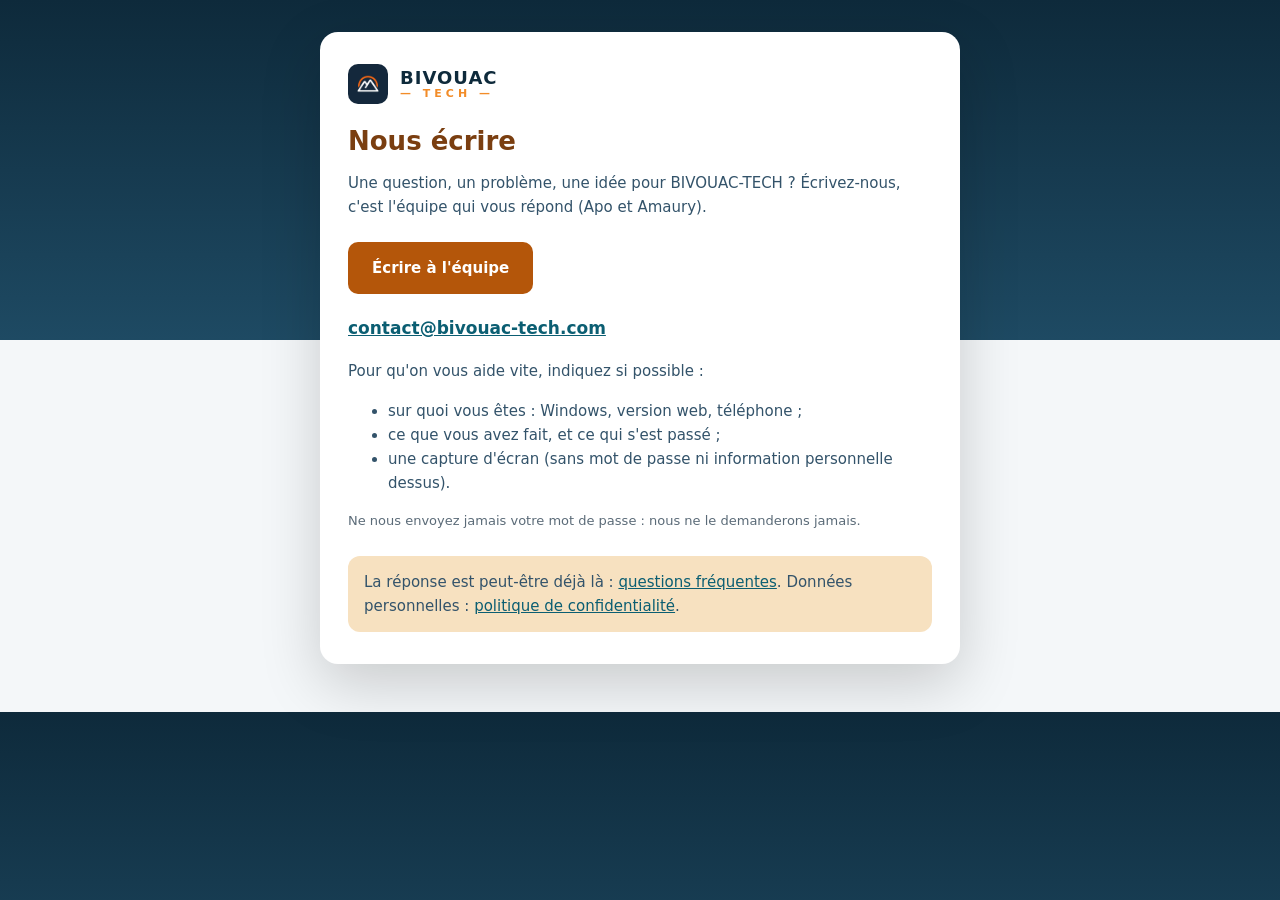
<file: contact/index.html>
<!doctype html>
<!--
  Page publique « Contact » — https://www.bivouac-tech.com/contact/
  Source : dépôt BIVOUAC-TECH, dossier pages-publiques/ (22/11/2026). AUCUN secret ici.
  Pas de formulaire (il faudrait un serveur d'envoi et un anti-spam) : un bouton qui ouvre la messagerie de la personne.
  Adresse : contact@bivouac-tech.com (boîte ou redirection à créer chez l'hébergeur du domaine, voir EMAILS.md).
-->
<html lang="fr">
<head>
  <meta charset="utf-8" />
  <meta name="viewport" content="width=device-width, initial-scale=1" />
  <meta name="referrer" content="no-referrer" />
  <meta http-equiv="Content-Security-Policy" content="default-src 'none'; style-src 'unsafe-inline'; img-src 'self'" />
  <title>Contact · BIVOUAC-TECH</title>
  <style>
    :root { --night: #0E2A3B; --link: #0B5E72; --orange: #F28C28; --action: #B4560A; --sand: #F7E1C0; --muted: #5B6B78; --text: #33536A; }
    * { box-sizing: border-box; }
    body { margin: 0; font-family: Montserrat, "Segoe UI", system-ui, -apple-system, Arial, sans-serif; color: var(--night);
           background: linear-gradient(180deg, var(--night) 0, #1E4A63 340px, #F4F7F9 340px); padding: 32px 16px 48px; }
    main { max-width: 640px; margin: 0 auto; background: #fff; border-radius: 18px; padding: 32px 28px; box-shadow: 0 20px 60px rgba(0,0,0,.18); }
    .brand { display: flex; align-items: center; gap: 12px; text-decoration: none; color: var(--night); }
    .brand img { width: 40px; height: 40px; border-radius: 10px; }
    .word { font-weight: 800; letter-spacing: 1px; font-size: 18px; line-height: 1.1; }
    .word small { display: block; color: var(--orange); font-size: 11px; letter-spacing: 4px; font-weight: 600; }
    h1 { font-size: 26px; margin: 22px 0 6px; color: #7A3E10; }
    p, li { line-height: 1.6; color: var(--text); font-size: 15px; }
    a { color: var(--link); }
    .btn { display: inline-block; background: var(--action); color: #fff; text-decoration: none; font-weight: 700; padding: 14px 24px;
           border-radius: 10px; margin: 8px 0 4px; min-height: 44px; }
    .mail { font-size: 17px; font-weight: 700; }
    .note { background: var(--sand); border-radius: 12px; padding: 14px 16px; margin-top: 24px; }
    .muted { color: var(--muted); font-size: 13px; }
  </style>
</head>
<body>
<main>
  <a class="brand" href="../app/"><img src="../emails/logo-192.png" alt="" /><span class="word">BIVOUAC<small>— TECH —</small></span></a>
  <h1>Nous écrire</h1>
  <p>Une question, un problème, une idée pour BIVOUAC-TECH ? Écrivez-nous, c'est l'équipe qui vous répond (Apo et Amaury).</p>
  <p><a class="btn" href="mailto:contact@bivouac-tech.com?subject=BIVOUAC-TECH%20%E2%80%94%20">Écrire à l'équipe</a></p>
  <p class="mail"><a href="mailto:contact@bivouac-tech.com">contact@bivouac-tech.com</a></p>

  <p>Pour qu'on vous aide vite, indiquez si possible :</p>
  <ul>
    <li>sur quoi vous êtes : Windows, version web, téléphone ;</li>
    <li>ce que vous avez fait, et ce qui s'est passé ;</li>
    <li>une capture d'écran (sans mot de passe ni information personnelle dessus).</li>
  </ul>
  <p class="muted">Ne nous envoyez jamais votre mot de passe : nous ne le demanderons jamais.</p>

  <div class="note">
    <p style="margin:0">La réponse est peut-être déjà là : <a href="../faq/">questions fréquentes</a>.
      Données personnelles : <a href="../confidentialite/">politique de confidentialité</a>.</p>
  </div>
</main>
</body>
</html>
</file>
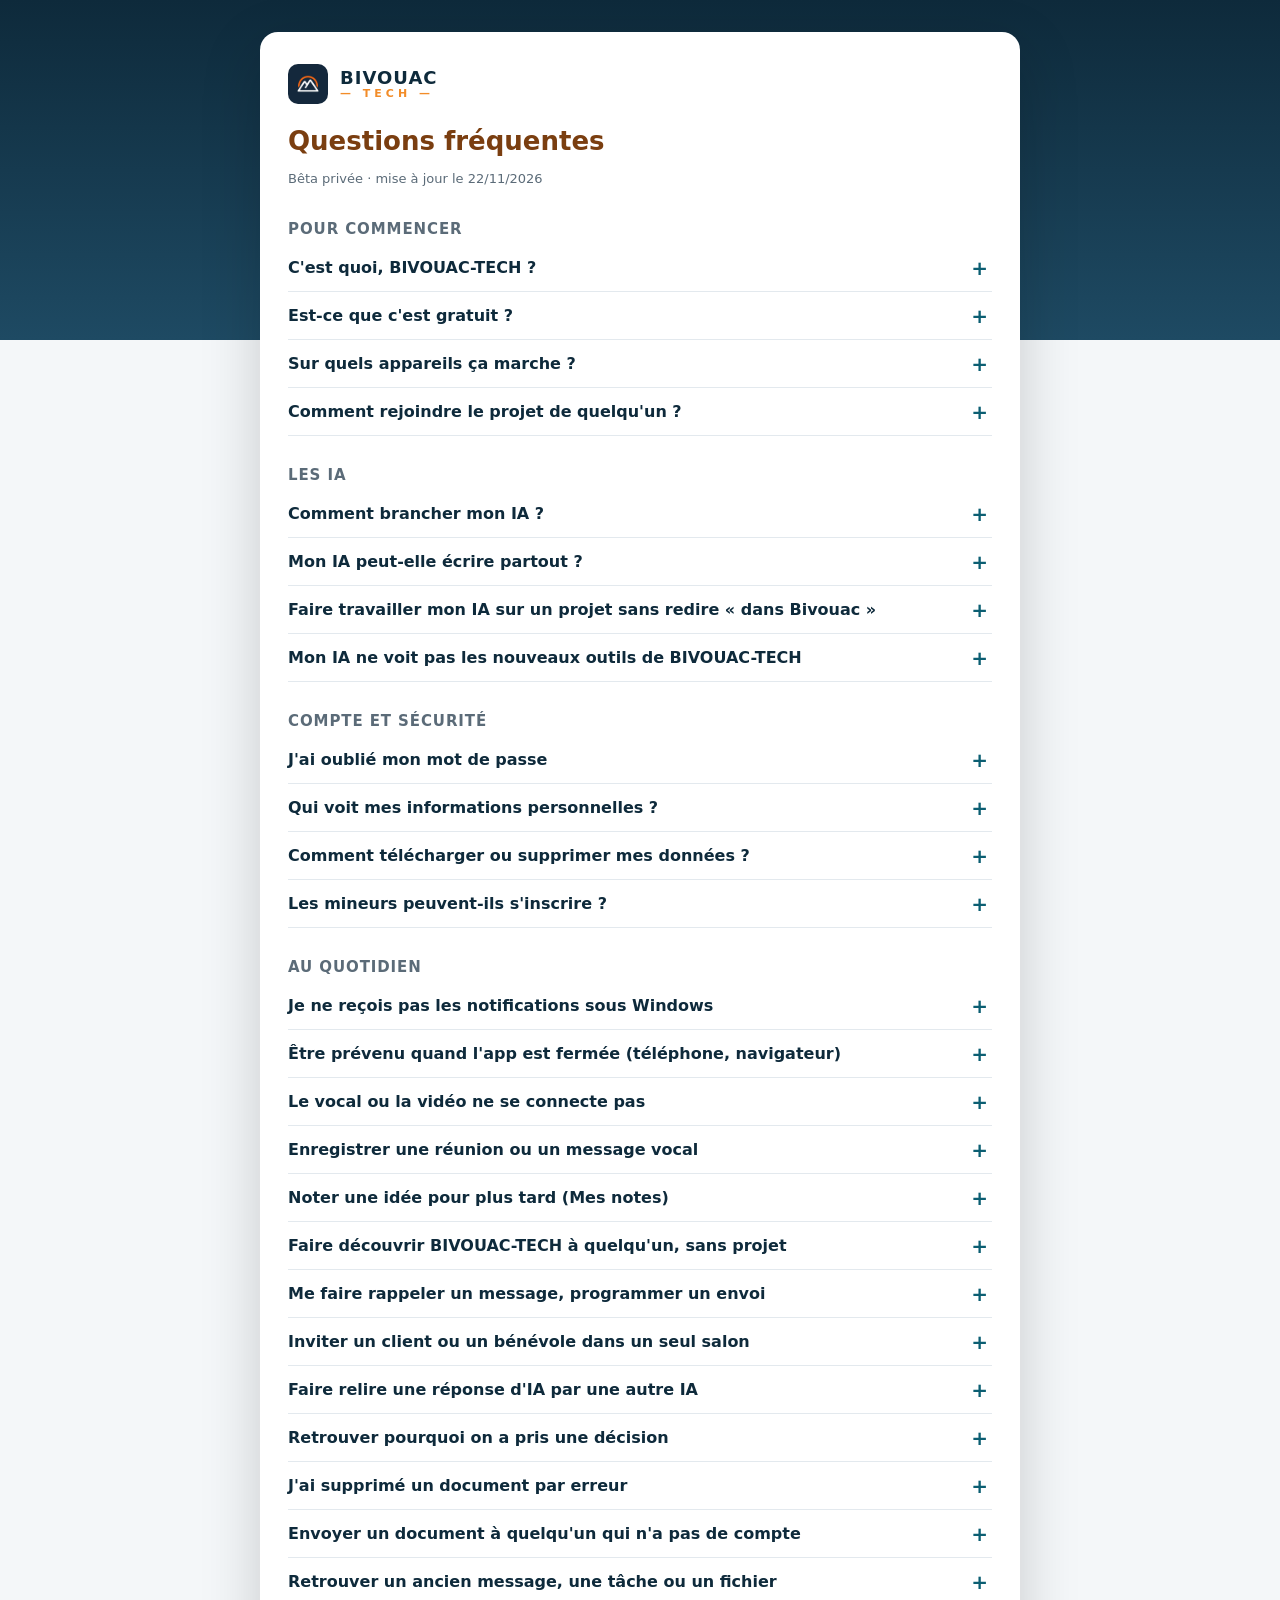
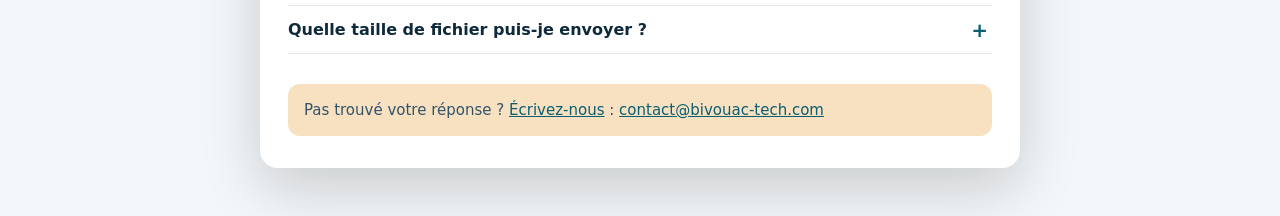
<file: faq/index.html>
<!doctype html>
<!--
  Page publique « Questions fréquentes » — https://www.bivouac-tech.com/faq/
  Source : dépôt BIVOUAC-TECH, dossier pages-publiques/ (22/11/2026). AUCUN secret ici.
  Ouverte depuis l'app (Paramètres → Aide et contact) et depuis les e-mails. Une réponse fausse après une évolution de
  l'app = la corriger ici dans la même PR.
-->
<html lang="fr">
<head>
  <meta charset="utf-8" />
  <meta name="viewport" content="width=device-width, initial-scale=1" />
  <meta name="referrer" content="no-referrer" />
  <meta http-equiv="Content-Security-Policy" content="default-src 'none'; style-src 'unsafe-inline'; img-src 'self'" />
  <title>Questions fréquentes · BIVOUAC-TECH</title>
  <style>
    :root { --night: #0E2A3B; --link: #0B5E72; --orange: #F28C28; --sand: #F7E1C0; --muted: #5B6B78; --text: #33536A; --line: #E3E9EE; }
    * { box-sizing: border-box; }
    body { margin: 0; font-family: Montserrat, "Segoe UI", system-ui, -apple-system, Arial, sans-serif; color: var(--night);
           background: linear-gradient(180deg, var(--night) 0, #1E4A63 340px, #F4F7F9 340px); padding: 32px 16px 48px; }
    main { max-width: 760px; margin: 0 auto; background: #fff; border-radius: 18px; padding: 32px 28px; box-shadow: 0 20px 60px rgba(0,0,0,.18); }
    .brand { display: flex; align-items: center; gap: 12px; text-decoration: none; color: var(--night); }
    .brand img { width: 40px; height: 40px; border-radius: 10px; }
    .word { font-weight: 800; letter-spacing: 1px; font-size: 18px; line-height: 1.1; }
    .word small { display: block; color: var(--orange); font-size: 11px; letter-spacing: 4px; font-weight: 600; }
    h1 { font-size: 26px; margin: 22px 0 6px; color: #7A3E10; }
    h2 { font-size: 15px; margin: 30px 0 6px; color: var(--muted); text-transform: uppercase; letter-spacing: .06em; }
    p, li { line-height: 1.6; color: var(--text); font-size: 15px; }
    details { border-bottom: 1px solid var(--line); }
    summary { cursor: pointer; list-style: none; padding: 14px 28px 14px 0; font-weight: 700; font-size: 16px; position: relative; min-height: 44px; }
    summary::-webkit-details-marker { display: none; }
    summary::after { content: "+"; position: absolute; right: 4px; top: 12px; font-size: 20px; color: var(--link); }
    details[open] summary::after { content: "–"; }
    details > div { padding: 0 0 14px; }
    details p { margin: 0 0 10px; }
    a { color: var(--link); }
    .note { background: var(--sand); border-radius: 12px; padding: 14px 16px; margin-top: 30px; }
    .muted { color: var(--muted); font-size: 13px; }
  </style>
</head>
<body>
<main>
  <a class="brand" href="../app/"><img src="../emails/logo-192.png" alt="" /><span class="word">BIVOUAC<small>— TECH —</small></span></a>
  <h1>Questions fréquentes</h1>
  <p class="muted">Bêta privée · mise à jour le 22/11/2026</p>

  <h2>Pour commencer</h2>
  <details><summary>C'est quoi, BIVOUAC-TECH ?</summary><div>
    <p>Le camp de base de vos projets, où humains et IA construisent ensemble : discussions, tâches, documents, décisions
      et calendrier au même endroit, avec les IA de chaque membre (Claude, ChatGPT…) qui peuvent lire le projet et y contribuer.</p>
  </div></details>
  <details><summary>Est-ce que c'est gratuit ?</summary><div>
    <p>Oui, pendant la bêta. Et BIVOUAC-TECH ne vous facture <strong>aucun crédit d'IA</strong> : chacun branche l'IA qu'il a
      déjà (son abonnement Claude ou ChatGPT, ou sa propre clé API).</p>
  </div></details>
  <details><summary>Sur quels appareils ça marche ?</summary><div>
    <p><strong>Windows</strong> : l'application à installer (elle se met à jour toute seule).<br />
      <strong>Téléphone, Mac, tablette, autre PC</strong> : la version web, <a href="../app/">www.bivouac-tech.com/app</a>.
      Sur téléphone, « Ajouter à l'écran d'accueil » l'installe comme une application.<br />
      <strong>Android</strong> : l'application à installer, <a href="https://github.com/AMAC-BIVOUAC/BIVOUAC-CONNECT/releases/download/android/bivouac-tech.apk">bivouac-tech.apk</a>
      (hors Google Play pour l'instant : ouvrez le fichier téléchargé et autorisez l'installation quand le téléphone le demande).
      Son contenu se met à jour tout seul ; quand une nouvelle version de l'application elle-même sort, elle vous le propose.</p>
  </div></details>
  <details><summary>Comment rejoindre le projet de quelqu'un ?</summary><div>
    <p>Demandez-lui une invitation : vous recevez un e-mail (ou un lien) personnel, valable 15 jours et utilisable une fois.
      Cliquez sur « Rejoindre le projet » : BIVOUAC-TECH s'ouvre dans votre navigateur, rien à installer. Créez votre compte
      (ou connectez-vous), et vous arrivez directement dans le projet. L'application Windows ou Android reste possible ensuite.</p>
  </div></details>

  <h2>Les IA</h2>
  <details><summary>Comment brancher mon IA ?</summary><div>
    <p>Dans l'app : <strong>Paramètres → Mes IA → Brancher mon IA</strong>. Un assistant vous guide pas à pas (Claude ou
      ChatGPT, avec votre abonnement). La connexion est détectée toute seule.</p>
  </div></details>
  <details><summary>Mon IA peut-elle écrire partout ?</summary><div>
    <p>Non. Les IA écrivent seulement dans l'<strong>Atelier IA</strong> de chaque projet. Les salons de Discussion sont
      réservés aux humains. Et seul le propriétaire d'une IA la fait parler : un coéquipier peut lui envoyer une demande,
      que le propriétaire accepte ou refuse.</p>
  </div></details>
  <details><summary>Faire travailler mon IA sur un projet sans redire « dans Bivouac »</summary><div>
    <p>Dans le projet : onglet <strong>Équipe → Mon IA sur ce projet → Préparer pour mon IA</strong> (ou le bouton du même nom
      dans l'Atelier IA). Copiez le texte et collez-le dans les instructions d'un <strong>projet Claude</strong> ou d'un
      <strong>projet ChatGPT</strong> : toutes ses conversations travaillent sur ce projet, avec les informations à jour.
      Plus rapide dans Claude : bouton <strong>« + »</strong> de la zone de saisie → BIVOUAC-TECH → « Travailler sur … ».</p>
  </div></details>
  <details><summary>Mon IA ne voit pas les nouveaux outils de BIVOUAC-TECH</summary><div>
    <p>Claude et ChatGPT gardent la liste d'outils vue au moment du branchement. Actualisez le connecteur dans votre app
      d'IA (ChatGPT : Plugins → BIVOUAC-TECH → Actualiser). Paramètres → Mes IA vous prévient quand c'est nécessaire.</p>
  </div></details>

  <h2>Compte et sécurité</h2>
  <details><summary>J'ai oublié mon mot de passe</summary><div>
    <p>Sur l'écran de connexion, cliquez sur <strong>« Mot de passe oublié ? »</strong> : vous recevez un e-mail avec un lien
      (valable 1 heure). Pensez à regarder dans les indésirables.</p>
  </div></details>
  <details><summary>Qui voit mes informations personnelles ?</summary><div>
    <p>Personne d'autre que vous. Votre nom, date de naissance, téléphone et adresse ne sont jamais montrés à vos coéquipiers
      ni aux IA. Détails : <a href="../confidentialite/">politique de confidentialité</a>.</p>
  </div></details>
  <details><summary>Comment télécharger ou supprimer mes données ?</summary><div>
    <p><strong>Paramètres → Mes données</strong> : « Télécharger mes données » ou « Supprimer mon compte ». Les projets que
      vous partagez sont transmis à un autre membre ; les autres sont supprimés.</p>
  </div></details>
  <details><summary>Les mineurs peuvent-ils s'inscrire ?</summary><div>
    <p>Dès 15 ans, seul ; avant 15 ans, avec l'accord d'un parent. Voir les <a href="../conditions/">conditions d'inscription</a>.</p>
  </div></details>

  <h2>Au quotidien</h2>
  <details><summary>Je ne reçois pas les notifications sous Windows</summary><div>
    <p>Vérifiez <strong>Paramètres → Notifications</strong> dans l'app, puis dans Windows : Paramètres → Système →
      Notifications → BIVOUAC-TECH activé (et le mode « Ne pas déranger » coupé). En statut <strong>Occupé</strong>,
      BIVOUAC-TECH ne vous dérange pas.</p>
    <p>Quand vous êtes dans l'app, au premier plan, les nouveautés s'affichent <strong>dans l'app</strong> (bandeau et son),
      pas en notification Windows. Dès qu'elle passe derrière une autre fenêtre, est réduite ou cachée près de l'horloge,
      tout arrive en notification Windows, rangé par projet dans le centre de notifications. Si vous avez fait
      « Quitter », rien n'arrive : laissez cochée la case « Lancer BIVOUAC-TECH au démarrage de Windows ».</p>
  </div></details>
  <details><summary>Être prévenu quand l'app est fermée (téléphone, navigateur)</summary><div>
    <p>Dans l'app : <strong>Paramètres → Notifications → Quand l'app est fermée → Activer</strong>, sur chaque appareil
      (téléphone Android, web app installée, navigateur). Vous y choisissez aussi le son, le vibreur et les messages privés.
      Pour chaque projet, l'onglet <strong>Équipe</strong> règle quels messages vous préviennent : tous, mentions
      (vous ou toute l'équipe avec <code>@tous</code>), seulement vous, ou muet.</p>
  </div></details>
  <details><summary>Le vocal ou la vidéo ne se connecte pas</summary><div>
    <p>Le vocal passe directement d'un appareil à l'autre. Certains réseaux d'entreprise ou d'école le bloquent : essayez
      un autre réseau (partage de connexion du téléphone par exemple). Vérifiez aussi le micro choisi : Paramètres → Vocal et vidéo.</p>
  </div></details>
  <details><summary>Enregistrer une réunion ou un message vocal</summary><div>
    <p><strong>Message vocal</strong> : dans un salon ou un message privé, touchez le micro à côté de la zone d'écriture,
      parlez (5 minutes maximum), puis « Terminer ». Vous pouvez le réécouter ou le retirer avant d'appuyer sur Envoyer.</p>
    <p><strong>Réunion</strong> : dans un vocal, le bouton « Enregistrer » enregistre ce que vous entendez et votre micro.
      Tous les participants voient un point rouge « Enregistrement » et sont prévenus. <strong>Dites-le aussi à voix
      haute</strong> : enregistrer quelqu'un sans le lui dire est interdit. À la fin, le fichier son arrive dans
      Documents → Réunions et un message le partage dans le salon (2 heures maximum).</p>
  </div></details>
  <details><summary>Noter une idée pour plus tard (Mes notes)</summary><div>
    <p>Touchez le <strong>+</strong> en haut → <strong>Note rapide</strong> : écrivez, ou enregistrez une note vocale. Tout est
      rangé dans <strong>Mes notes</strong> (sous Messages), visible de vous seul. Vous pouvez vous la faire rappeler, puis la
      <strong>Transformer</strong> en tâche, idée, décision au vote, événement ou message à l'Atelier IA d'un projet.</p>
  </div></details>
  <details><summary>Faire découvrir BIVOUAC-TECH à quelqu'un, sans projet</summary><div>
    <p><strong>+</strong> → <strong>Inviter quelqu'un</strong> → <strong>Faire découvrir Bivouac</strong>. La personne
      s'inscrit, suit la visite et crée son propre projet. Laissez cochée « M'ajouter à son premier projet » si vous voulez le
      faire avec elle : vous y entrez automatiquement. Vos invitations en cours (et celles des 15 derniers jours) s'affichent quand vous rechoisissez « Faire découvrir Bivouac ».</p>
  </div></details>
  <details><summary>Me faire rappeler un message, programmer un envoi</summary><div>
    <p>Clic droit (ou appui long) sur un message → <strong>Me le rappeler</strong> : choisissez quand, le rappel arrive dans
      la cloche. Pour envoyer plus tard, écrivez le message puis touchez l'<strong>horloge</strong> à côté d'Envoyer. En
      message privé, quand il fait nuit chez l'autre, « À son réveil » l'envoie à 8 h chez lui.</p>
  </div></details>
  <details><summary>Inviter un client ou un bénévole dans un seul salon</summary><div>
    <p>Bouton <strong>Inviter</strong> → <strong>Accès</strong> : « Invité, seulement dans #salon ». La personne ne voit que ce
      salon (messages et fichiers) : ni les autres salons, ni les tâches, ni les documents. Le Créateur peut en faire un Membre
      plus tard depuis l'onglet Équipe.</p>
  </div></details>
  <details><summary>Faire relire une réponse d'IA par une autre IA</summary><div>
    <p>Dans l'Atelier IA, clic droit (ou appui long) sur le message d'une IA → <strong>Demander un 2e avis</strong>, puis
      choisissez l'IA d'un autre membre (ou la vôtre). Sa critique arrive dans l'Atelier. Même chose depuis une tâche :
      <strong>Confier à une IA</strong>.</p>
  </div></details>
  <details><summary>Retrouver pourquoi on a pris une décision</summary><div>
    <p>Camp de base → <strong>Demander au projet</strong> : posez votre question, Bivouac cherche dans les décisions, leurs
      votes, les notes et l'Atelier, sans IA et sans coût.</p>
  </div></details>
  <details><summary>J'ai supprimé un document par erreur</summary><div>
    <p>Documents → <strong>Corbeille</strong> : les documents supprimés y restent 30 jours, « Restaurer » les remet à leur place.</p>
  </div></details>
  <details><summary>Envoyer un document à quelqu'un qui n'a pas de compte</summary><div>
    <p>Documents → icône <strong>lien</strong> sur le document → « Créer le lien » (1, 7 ou 30 jours). Collez le lien dans un
      e-mail : la personne télécharge le document sans compte. « Couper le lien » l'arrête tout de suite.</p>
  </div></details>
  <details><summary>Retrouver un ancien message, une tâche ou un fichier</summary><div>
    <p>Tapez quelques lettres dans la recherche en haut (ou <strong>Ctrl+K</strong>), puis <strong>Entrée</strong> : tous
      les résultats s'affichent, rangés par type (messages, messages privés, tâches, documents, décisions, calendrier),
      avec des filtres par projet, par personne et par période.</p>
  </div></details>
  <details><summary>Quelle taille de fichier puis-je envoyer ?</summary><div>
    <p>Jusqu'à 50 Mo par fichier. Sous Windows, un document ouvert depuis BIVOUAC-TECH peut être modifié dans Word ou Excel :
      la nouvelle version est envoyée à l'enregistrement, l'ancienne reste dans l'historique.</p>
  </div></details>

  <div class="note">
    <p style="margin:0">Pas trouvé votre réponse ? <a href="../contact/">Écrivez-nous</a> :
      <a href="mailto:contact@bivouac-tech.com">contact@bivouac-tech.com</a></p>
  </div>
</main>
</body>
</html>
</file>
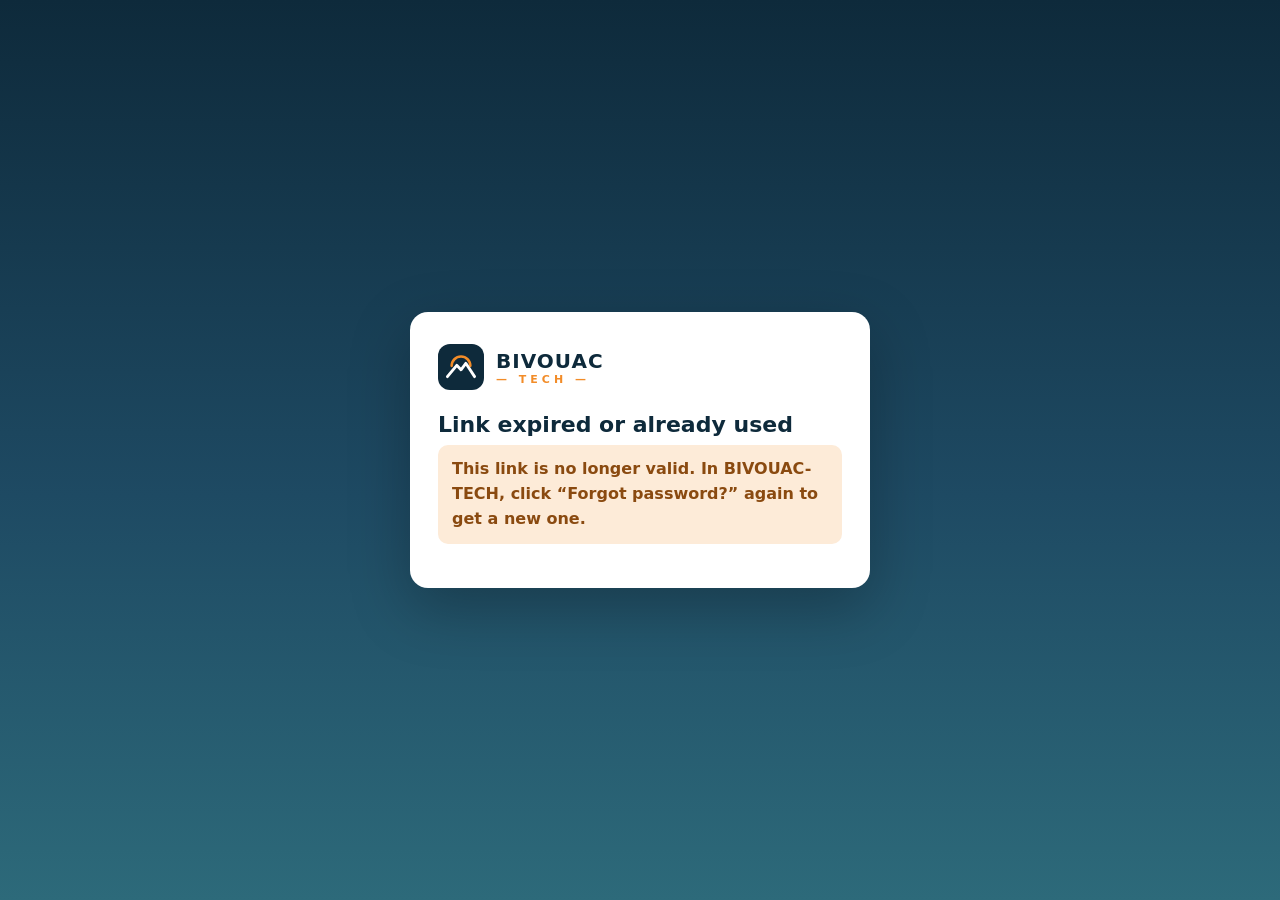
<file: mot-de-passe/index.html>
<!doctype html>
<!--
  Page publique « Nouveau mot de passe » — https://www.bivouac-tech.com/mot-de-passe/
  Source : dépôt BIVOUAC-TECH, dossier pages-publiques/. Déposée dans BIVOUAC-CONNECT par
  l'action « Publier une version ». AUCUN secret ici : la clé « publishable » de Supabase est publique
  (la même que dans l'app), la sécurité est assurée par Supabase.
  L'e-mail « mot de passe oublié » de Supabase renvoie ici avec un jeton temporaire après le # :
  la page demande le nouveau mot de passe et l'enregistre directement auprès de Supabase Auth.
  Le jeton n'est jamais gardé ni envoyé ailleurs.
-->
<html lang="fr">
<head>
  <meta charset="utf-8" />
  <meta name="viewport" content="width=device-width, initial-scale=1" />
  <meta name="robots" content="noindex" />
  <meta name="referrer" content="no-referrer" />
  <meta http-equiv="Content-Security-Policy"
        content="default-src 'none'; style-src 'unsafe-inline'; script-src 'unsafe-inline'; connect-src https://cdcnwomszyovsebfdwmm.supabase.co; img-src data:" />
  <title>Nouveau mot de passe · BIVOUAC-TECH</title>
  <style>
    :root { --night: #0E2A3B; --teal: #12809A; --mint: #5ECDB5; --orange: #F28C28; --muted: #5B6B78; }
    * { box-sizing: border-box; }
    body { margin: 0; min-height: 100vh; font-family: Montserrat, "Segoe UI", system-ui, -apple-system, Arial, sans-serif;
           background: linear-gradient(180deg, var(--night) 0%, #1E4A63 55%, #2D6A7A 100%); color: var(--night);
           display: flex; align-items: center; justify-content: center; padding: 24px 16px; }
    .card { width: 100%; max-width: 460px; background: #fff; border-radius: 18px; padding: 32px 28px; box-shadow: 0 20px 60px rgba(0,0,0,.25); }
    .brand { display: flex; align-items: center; gap: 12px; margin-bottom: 22px; }
    .brand svg { width: 46px; height: 46px; background: var(--night); border-radius: 12px; padding: 6px; }
    .word { font-weight: 800; letter-spacing: 1px; font-size: 20px; }
    .word small { display: block; color: var(--orange); font-size: 11px; letter-spacing: 4px; font-weight: 600; }
    h1 { font-size: 22px; margin: 0 0 8px; }
    p { line-height: 1.55; margin: 0 0 12px; color: #33475A; }
    label { display: block; font-weight: 700; font-size: 13px; margin: 14px 0 6px; }
    input { width: 100%; font: inherit; font-size: 15px; padding: 12px 14px; border: 1.5px solid #D5DEE6; border-radius: 10px; }
    input:focus { outline: none; border-color: var(--teal); }
    .btn { display: flex; align-items: center; justify-content: center; width: 100%; padding: 14px 18px; border-radius: 12px; margin-top: 18px;
           font: inherit; font-weight: 700; font-size: 15px; cursor: pointer; border: 0; background: var(--orange); color: #fff; text-decoration: none; }
    .btn:disabled { opacity: .6; cursor: default; }
    .msg { margin-top: 12px; font-weight: 600; font-size: 14px; color: #A33733; min-height: 1em; }
    .ok { background: #E3F6F1; color: #1F6B58; border-radius: 10px; padding: 12px 14px; font-weight: 600; }
    .err { background: #FDEBD8; color: #8A4A10; border-radius: 10px; padding: 12px 14px; font-weight: 600; }
    .hidden { display: none !important; }
  </style>
</head>
<body>
  <main class="card">
    <div class="brand">
      <svg viewBox="0 0 120 120" aria-hidden="true">
        <path d="M27 56 A33 33 0 0 1 93 56" fill="none" stroke="#F28C28" stroke-width="9" stroke-linecap="round"/>
        <path d="M12 94 L45 54 L60 70 L77 47 L108 94" fill="none" stroke="#FFFFFF" stroke-width="10" stroke-linecap="round" stroke-linejoin="round"/>
      </svg>
      <div class="word">BIVOUAC<small>— TECH —</small></div>
    </div>

    <section id="form-box" class="hidden">
      <h1 data-t="title">Choisissez un nouveau mot de passe</h1>
      <p data-t="intro">8 caractères minimum. Ensuite, connectez-vous dans l'application avec ce nouveau mot de passe.</p>
      <form id="form">
        <label for="p1" data-t="new">Nouveau mot de passe</label>
        <input id="p1" type="password" minlength="8" required autocomplete="new-password" />
        <label for="p2" data-t="confirm">Confirmer le mot de passe</label>
        <input id="p2" type="password" minlength="8" required autocomplete="new-password" />
        <button class="btn" id="go" data-t="save">Enregistrer le mot de passe</button>
        <p class="msg" id="msg"></p>
      </form>
    </section>

    <section id="done" class="hidden">
      <h1 data-t="doneTitle">Mot de passe changé</h1>
      <p class="ok" data-t="done">C'est fait ! Retournez dans BIVOUAC-TECH et connectez-vous avec votre nouveau mot de passe.</p>
      <a class="btn" href="bivouac://" data-t="open">Ouvrir BIVOUAC-TECH</a>
    </section>

    <section id="bad" class="hidden">
      <h1 data-t="badTitle">Lien expiré ou déjà utilisé</h1>
      <p class="err" data-t="bad">Ce lien n'est plus valable. Dans BIVOUAC-TECH, cliquez à nouveau sur « Mot de passe oublié ? » pour en recevoir un nouveau.</p>
    </section>
  </main>

  <script>
    (function () {
      // Adresse et clé PUBLIQUES du projet Supabase (les mêmes que dans l'application)
      var SUPABASE_URL = 'https://cdcnwomszyovsebfdwmm.supabase.co';
      var PUBLIC_KEY = 'sb_publishable_K2lAX9kunDhk8bkxC9Yw6g_yRojn3CO';

      var en = !/^fr/i.test(navigator.language || 'fr');
      var EN = {
        title: 'Choose a new password', intro: 'At least 8 characters. Then sign in to the app with this new password.',
        'new': 'New password', confirm: 'Confirm password', save: 'Save password',
        doneTitle: 'Password changed', done: 'Done! Go back to BIVOUAC-TECH and sign in with your new password.', open: 'Open BIVOUAC-TECH',
        badTitle: 'Link expired or already used', bad: 'This link is no longer valid. In BIVOUAC-TECH, click “Forgot password?” again to get a new one.'
      };
      var M = en ? { diff: 'The two passwords do not match.', short: 'At least 8 characters.', same: 'Choose a password different from the old one.', fail: 'Could not save: ' }
                 : { diff: 'Les deux mots de passe ne sont pas identiques.', short: '8 caractères minimum.', same: "Choisissez un mot de passe différent de l'ancien.", fail: "Enregistrement impossible : " };
      if (en) {
        document.documentElement.lang = 'en';
        document.querySelectorAll('[data-t]').forEach(function (el) { if (EN[el.dataset.t]) el.textContent = EN[el.dataset.t]; });
        document.title = 'New password · BIVOUAC-TECH';
      }

      // Jeton temporaire transmis par Supabase après le # ; on l'efface aussitôt de la barre d'adresse
      var h = new URLSearchParams((location.hash || '').replace(/^#/, ''));
      var token = h.get('access_token');
      history.replaceState(null, '', location.pathname);
      if (!token || h.get('error') || (h.get('type') && h.get('type') !== 'recovery')) {
        document.getElementById('bad').classList.remove('hidden');
        return;
      }
      document.getElementById('form-box').classList.remove('hidden');
      var msg = document.getElementById('msg');

      document.getElementById('form').addEventListener('submit', function (e) {
        e.preventDefault();
        var p1 = document.getElementById('p1').value, p2 = document.getElementById('p2').value;
        if (p1.length < 8) { msg.textContent = M.short; return; }
        if (p1 !== p2) { msg.textContent = M.diff; return; }
        var go = document.getElementById('go');
        go.disabled = true; msg.textContent = '';
        fetch(SUPABASE_URL + '/auth/v1/user', {
          method: 'PUT',
          headers: { 'Content-Type': 'application/json', apikey: PUBLIC_KEY, Authorization: 'Bearer ' + token },
          body: JSON.stringify({ password: p1 })
        }).then(function (r) {
          return r.json().catch(function () { return {}; }).then(function (b) {
            if (r.ok) {
              token = null;
              document.getElementById('form-box').classList.add('hidden');
              document.getElementById('done').classList.remove('hidden');
              return;
            }
            go.disabled = false;
            var t = (b && (b.msg || b.message || b.error_description)) || ('HTTP ' + r.status);
            if (r.status === 401 || r.status === 403) { document.getElementById('form-box').classList.add('hidden'); document.getElementById('bad').classList.remove('hidden'); return; }
            msg.textContent = /same|different/i.test(t) ? M.same : M.fail + t;
          });
        }).catch(function (err) { go.disabled = false; msg.textContent = M.fail + err.message; });
      });
    })();
  </script>
</body>
</html>
</file>
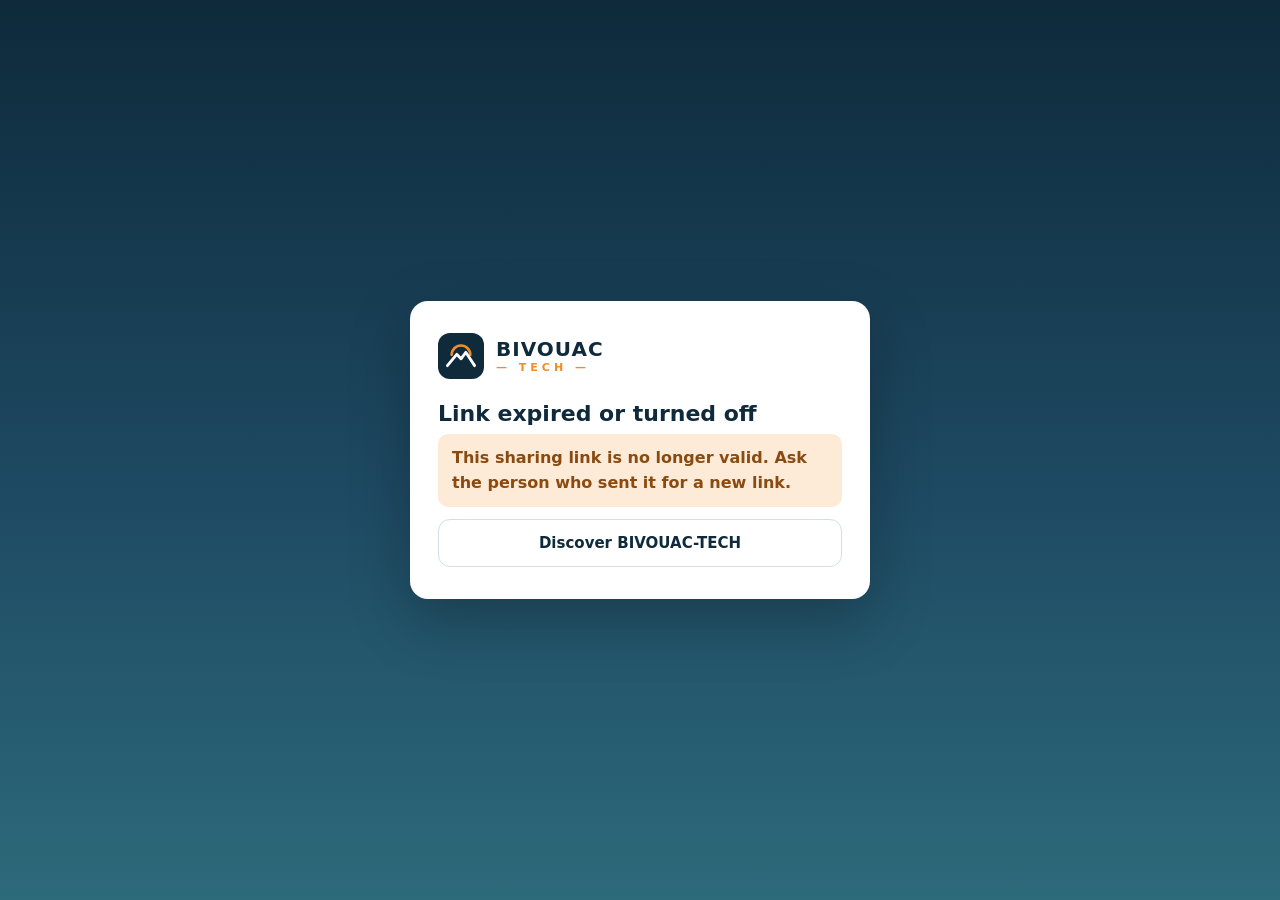
<file: partage/index.html>
<!doctype html>
<!--
  Page publique « Document partagé » — https://www.bivouac-tech.com/partage/#<jeton>
  Source : dépôt BIVOUAC-TECH, dossier pages-publiques/ (v0.8.82, migration 049). AUCUN secret ici.
  Un membre d'un projet a créé un lien de partage (Documents → icône lien). Le jeton suit le # : il n'est jamais
  envoyé au site, seulement à la fonction serveur « partage », qui renvoie le nom du document et une adresse de
  téléchargement valable 5 minutes (si le lien n'est ni coupé ni expiré). Aucun compte n'est demandé.
-->
<html lang="fr">
<head>
  <meta charset="utf-8" />
  <meta name="viewport" content="width=device-width, initial-scale=1" />
  <meta name="robots" content="noindex" />
  <meta name="referrer" content="no-referrer" />
  <meta http-equiv="Content-Security-Policy"
        content="default-src 'none'; style-src 'unsafe-inline'; script-src 'unsafe-inline'; connect-src https://cdcnwomszyovsebfdwmm.supabase.co; img-src data:" />
  <title>Document partagé · BIVOUAC-TECH</title>
  <style>
    :root { --night: #0E2A3B; --teal: #12809A; --mint: #5ECDB5; --orange: #F28C28; --muted: #5B6B78; }
    * { box-sizing: border-box; }
    body { margin: 0; min-height: 100vh; font-family: Montserrat, "Segoe UI", system-ui, -apple-system, Arial, sans-serif;
           background: linear-gradient(180deg, var(--night) 0%, #1E4A63 55%, #2D6A7A 100%); color: var(--night);
           display: flex; align-items: center; justify-content: center; padding: 24px 16px; }
    .card { width: 100%; max-width: 460px; background: #fff; border-radius: 18px; padding: 32px 28px; box-shadow: 0 20px 60px rgba(0,0,0,.25); }
    .brand { display: flex; align-items: center; gap: 12px; margin-bottom: 22px; }
    .brand svg { width: 46px; height: 46px; background: var(--night); border-radius: 12px; padding: 6px; }
    .word { font-weight: 800; letter-spacing: 1px; font-size: 20px; }
    .word small { display: block; color: var(--orange); font-size: 11px; letter-spacing: 4px; font-weight: 600; }
    h1 { font-size: 22px; margin: 0 0 8px; }
    p { line-height: 1.55; margin: 0 0 12px; color: #33475A; }
    label { display: block; font-weight: 700; font-size: 13px; margin: 14px 0 6px; }
    input { width: 100%; font: inherit; font-size: 15px; padding: 12px 14px; border: 1.5px solid #D5DEE6; border-radius: 10px; }
    input:focus { outline: none; border-color: var(--teal); }
    .btn { display: flex; align-items: center; justify-content: center; width: 100%; padding: 14px 18px; border-radius: 12px; margin-top: 18px;
           font: inherit; font-weight: 700; font-size: 15px; cursor: pointer; border: 0; background: var(--orange); color: #fff; text-decoration: none; }
    .btn:disabled { opacity: .6; cursor: default; }
    .msg { margin-top: 12px; font-weight: 600; font-size: 14px; color: #A33733; min-height: 1em; }
    .ok { background: #E3F6F1; color: #1F6B58; border-radius: 10px; padding: 12px 14px; font-weight: 600; }
    .err { background: #FDEBD8; color: #8A4A10; border-radius: 10px; padding: 12px 14px; font-weight: 600; }
    .btn.alt { background: #fff; color: var(--night); border: 1.5px solid #D5DEE6; margin-top: 10px; }
    .hidden { display: none !important; }
  </style>
</head>
<body>
  <main class="card">
    <div class="brand">
      <svg viewBox="0 0 120 120" aria-hidden="true">
        <path d="M27 56 A33 33 0 0 1 93 56" fill="none" stroke="#F28C28" stroke-width="9" stroke-linecap="round"/>
        <path d="M12 94 L45 54 L60 70 L77 47 L108 94" fill="none" stroke="#FFFFFF" stroke-width="10" stroke-linecap="round" stroke-linejoin="round"/>
      </svg>
      <div class="word">BIVOUAC<small>— TECH —</small></div>
    </div>

    <section id="wait">
      <h1 data-t="waitTitle">Document partagé</h1>
      <p data-t="wait">Recherche du document…</p>
    </section>

    <section id="ok" class="hidden">
      <h1 data-t="okTitle">Document partagé avec vous</h1>
      <p class="ok"><span id="name"></span><br /><small id="meta"></small></p>
      <a class="btn" id="dl" href="#" rel="noopener" data-t="download">Télécharger</a>
      <p style="margin-top:14px"><small data-t="note">Ce document vient d'un projet BIVOUAC-TECH. Ne l'ouvrez que si vous connaissez la personne qui vous a envoyé le lien.</small></p>
    </section>

    <section id="bad" class="hidden">
      <h1 data-t="badTitle">Lien expiré ou coupé</h1>
      <p class="err" data-t="bad">Ce lien de partage n'est plus valable. Demandez un nouveau lien à la personne qui vous l'a envoyé.</p>
      <a class="btn alt" href="../" data-t="home">Découvrir BIVOUAC-TECH</a>
    </section>
  </main>

  <script>
    (function () {
      var FN = 'https://cdcnwomszyovsebfdwmm.supabase.co/functions/v1/partage';
      var en = !/^fr/i.test(navigator.language || 'fr');
      var EN = {
        waitTitle: 'Shared document', wait: 'Looking for the document…', okTitle: 'A document was shared with you',
        download: 'Download', note: 'This document comes from a BIVOUAC-TECH project. Only open it if you know who sent you the link.',
        badTitle: 'Link expired or turned off', bad: 'This sharing link is no longer valid. Ask the person who sent it for a new link.',
        home: 'Discover BIVOUAC-TECH'
      };
      if (en) {
        document.documentElement.lang = 'en';
        document.querySelectorAll('[data-t]').forEach(function (el) { if (EN[el.dataset.t]) el.textContent = EN[el.dataset.t]; });
        document.title = 'Shared document · BIVOUAC-TECH';
      }
      var token = (location.hash || '').replace(/^#/, '');
      function show(id) { ['wait', 'ok', 'bad'].forEach(function (s) { document.getElementById(s).classList.toggle('hidden', s !== id); }); }
      function size(n) { return n > 1048576 ? (n / 1048576).toFixed(1) + ' Mo' : Math.max(1, Math.round(n / 1024)) + ' Ko'; }
      if (!/^[A-Za-z0-9_=-]{16,64}$/.test(token)) return show('bad');
      fetch(FN, { method: 'POST', headers: { 'content-type': 'application/json' }, body: JSON.stringify({ token: token }) })
        .then(function (r) { return r.ok ? r.json() : null; })
        .then(function (d) {
          if (!d || !d.url) return show('bad');
          document.getElementById('name').textContent = d.name;
          var until = new Date(d.expires_at).toLocaleDateString(en ? 'en-GB' : 'fr-FR', { day: 'numeric', month: 'long', year: 'numeric' });
          document.getElementById('meta').textContent = size(d.size || 0) + ' · ' + (en ? 'link valid until ' : 'lien valable jusqu\'au ') + until;
          var a = document.getElementById('dl');
          a.href = d.url;
          a.setAttribute('download', d.name);
          show('ok');
        })
        .catch(function () { show('bad'); });
    })();
  </script>
</body>
</html>
</file>
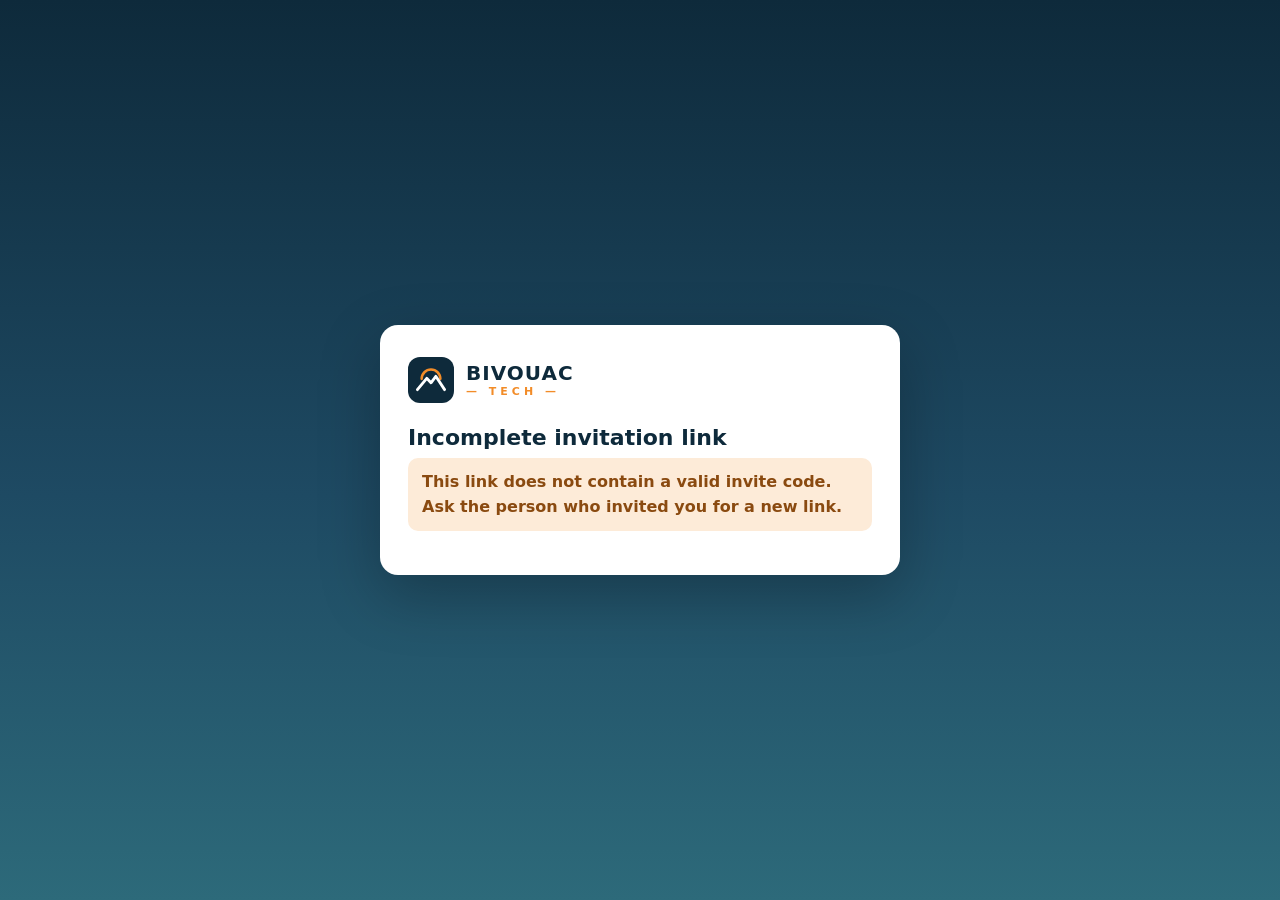
<file: rejoindre/index.html>
<!doctype html>
<!--
  Page publique « Rejoindre » — https://www.bivouac-tech.com/rejoindre/#K7QM-4TPX
  Source : dépôt BIVOUAC-TECH, dossier pages-publiques/. Déposée dans BIVOUAC-CONNECT par
  l'action « Publier une version ». AUCUN secret ici : cette page est publique.
  Elle lit le code après le #. Chemin principal (23/11) : « Rejoindre le projet » = version web (../app/#/rejoindre/<code>),
  rien à installer. L'app Windows (bivouac://rejoindre/<code>) et les téléchargements restent des options. Le code n'est jamais envoyé à un serveur depuis cette page.
-->
<html lang="fr">
<head>
  <meta charset="utf-8" />
  <meta name="viewport" content="width=device-width, initial-scale=1" />
  <meta name="robots" content="noindex" />
  <meta http-equiv="Content-Security-Policy"
        content="default-src 'none'; style-src 'unsafe-inline'; script-src 'unsafe-inline'; connect-src https://api.github.com; img-src data:" />
  <title>Rejoindre un projet · BIVOUAC-TECH</title>
  <style>
    :root { --night: #0E2A3B; --teal: #12809A; --mint: #5ECDB5; --orange: #F28C28; --sand: #F7E1C0; --muted: #5B6B78; }
    * { box-sizing: border-box; }
    body { margin: 0; min-height: 100vh; font-family: Montserrat, "Segoe UI", system-ui, -apple-system, Arial, sans-serif;
           background: linear-gradient(180deg, var(--night) 0%, #1E4A63 55%, #2D6A7A 100%); color: var(--night);
           display: flex; align-items: center; justify-content: center; padding: 24px 16px; }
    .card { width: 100%; max-width: 520px; background: #fff; border-radius: 18px; padding: 32px 28px; box-shadow: 0 20px 60px rgba(0,0,0,.25); }
    .brand { display: flex; align-items: center; gap: 12px; margin-bottom: 22px; }
    .brand svg { width: 46px; height: 46px; background: var(--night); border-radius: 12px; padding: 6px; }
    .word { font-weight: 800; letter-spacing: 1px; font-size: 20px; }
    .word small { display: block; color: var(--orange); font-size: 11px; letter-spacing: 4px; font-weight: 600; }
    h1 { font-size: 22px; margin: 0 0 8px; }
    p { line-height: 1.55; margin: 0 0 12px; color: #33475A; }
    .code { font-family: Consolas, "Courier New", monospace; font-size: 18px; font-weight: 700; letter-spacing: 3px;
            background: #F1F5F8; border-radius: 10px; padding: 6px 12px; color: var(--night); }
    .code-row { display: flex; align-items: center; gap: 10px; flex-wrap: wrap; margin: 4px 0 10px; }
    .btn.big { font-size: 17px; padding: 16px 18px; margin-top: 18px; }
    .under { font-size: 13px; color: var(--muted); text-align: center; margin: 0 0 6px; }
    .app-box { margin-top: 18px; padding: 14px 16px; border-radius: 12px; background: #F1F5F8; }
    .app-box p { margin: 0 0 10px; font-size: 14px; }
    .app-box .btn { margin-bottom: 0; }
    .app-box .note { margin: 10px 0 0; color: #8A4A10; font-weight: 600; }
    details { margin-top: 16px; }
    summary { cursor: pointer; font-weight: 700; color: var(--teal); padding: 6px 0; }
    details .btn { margin-top: 10px; }
    .small { font-size: 13px; color: var(--muted); }
    .btn { display: flex; align-items: center; justify-content: center; gap: 8px; width: 100%; padding: 14px 18px; border-radius: 12px;
           font: inherit; font-weight: 700; font-size: 15px; text-decoration: none; text-align: center; cursor: pointer; border: 2px solid transparent; margin-bottom: 10px; }
    .btn.primary { background: #B4560A; color: #fff; }
    .btn.primary:hover { background: #9C4A08; }
    .btn.second { background: #fff; color: var(--teal); border-color: var(--teal); }
    .btn.second:hover { background: #E3F3F6; }
    .btn.small { width: auto; display: inline-flex; padding: 6px 12px; font-size: 13px; margin: 0; border-color: #D5DEE6; color: var(--night); background: #fff; }
    ol { padding-left: 20px; margin: 18px 0 8px; color: #33475A; line-height: 1.55; }
    li { margin-bottom: 6px; }
    .help { margin-top: 18px; padding-top: 14px; border-top: 1px solid #EEF2F6; font-size: 13px; color: var(--muted); }
    .help p { color: var(--muted); font-size: 13px; }
    .err { background: #FDEBD8; color: #8A4A10; border-radius: 10px; padding: 12px 14px; font-weight: 600; }
    .hidden { display: none !important; }
  </style>
</head>
<body>
  <main class="card">
    <div class="brand">
      <svg viewBox="0 0 120 120" aria-hidden="true">
        <path d="M27 56 A33 33 0 0 1 93 56" fill="none" stroke="#F28C28" stroke-width="9" stroke-linecap="round"/>
        <path d="M12 94 L45 54 L60 70 L77 47 L108 94" fill="none" stroke="#FFFFFF" stroke-width="10" stroke-linecap="round" stroke-linejoin="round"/>
      </svg>
      <div class="word">BIVOUAC<small>— TECH —</small></div>
    </div>

    <section id="ok" class="hidden">
      <h1 data-t="title">Vous êtes invité dans un projet</h1>
      <p data-t="intro">Une équipe vous attend sur BIVOUAC-TECH, le camp de base où humains et IA construisent ensemble.</p>

      <a class="btn primary big" id="web" href="../app/" data-t="join">Rejoindre le projet</a>
      <p class="under" data-t="joinHint">S'ouvre dans votre navigateur, rien à installer. Marche sur ordinateur, téléphone et tablette.</p>

      <ol>
        <li data-t="s1">Cliquez sur « Rejoindre le projet ».</li>
        <li data-t="s2">Créez votre compte en une minute, ou connectez-vous si vous en avez déjà un.</li>
        <li data-t="s3">Vous arrivez directement dans le projet, avec toute l'équipe.</li>
      </ol>

      <div class="app-box" id="win-box">
        <p data-t="hasApp">Vous avez déjà l'application BIVOUAC-TECH sur ce PC ?</p>
        <a class="btn second" id="open" href="#" data-t="open">Ouvrir dans l'application</a>
        <p class="note hidden" id="no-app" data-t="noApp">L'application ne s'est pas ouverte ? Elle n'est sans doute pas installée : utilisez « Rejoindre le projet » ci-dessus, c'est la même chose.</p>
      </div>

      <details>
        <summary data-t="install">Préférer une application à installer ?</summary>
        <a class="btn second" id="download" href="https://github.com/AMAC-BIVOUAC/BIVOUAC-CONNECT/releases/latest" data-t="download">Télécharger BIVOUAC-TECH pour Windows</a>
        <a class="btn second" id="android" href="https://github.com/AMAC-BIVOUAC/BIVOUAC-CONNECT/releases/download/android/bivouac-tech.apk" data-t="android">Télécharger l'app Android (APK)</a>
        <p class="small" data-t="installHelp">Une fois l'application installée, revenez sur cette page et cliquez sur « Ouvrir dans l'application ». Si Windows affiche un avertissement : « Informations complémentaires », puis « Exécuter quand même ».</p>
      </details>

      <div class="help">
        <p data-t="manual">Votre code d'invitation, à coller dans « Nouvel espace » → « Rejoindre » si on vous le demande :</p>
        <div class="code-row"><span class="code" id="code"></span><button class="btn small" id="copy" data-t="copy">Copier le code</button></div>
        <p data-t="once">Cette invitation est personnelle : elle ne sert qu'une fois et expire au bout de 15 jours.</p>
      </div>
    </section>

    <section id="bad" class="hidden">
      <h1 data-t="badTitle">Lien d'invitation incomplet</h1>
      <p class="err" data-t="bad">Ce lien ne contient pas de code d'invitation valide. Demandez un nouveau lien à la personne qui vous a invité.</p>
    </section>
  </main>

  <script>
    (function () {
      var EN = {
        title: 'You are invited to a project',
        intro: 'A team is waiting for you on BIVOUAC-TECH, the base camp where humans and AI build together.',
        join: 'Join the project',
        joinHint: 'Opens in your browser, nothing to install. Works on computer, phone and tablet.',
        s1: 'Click “Join the project”.',
        s2: 'Create your account in a minute, or sign in if you already have one.',
        s3: 'You land right in the project, with the whole team.',
        hasApp: 'Already have the BIVOUAC-TECH app on this PC?',
        open: 'Open in the app',
        noApp: 'The app did not open? It is probably not installed: use “Join the project” above, it does the same.',
        install: 'Prefer an app to install?',
        download: 'Download BIVOUAC-TECH for Windows',
        android: 'Download the Android app (APK)',
        installHelp: 'Once the app is installed, come back to this page and click “Open in the app”. If Windows shows a warning: “More info”, then “Run anyway”.',
        manual: 'Your invitation code, to paste in “New space” → “Join” if you are asked for it:',
        copy: 'Copy code', copied: 'Code copied!',
        once: 'This invitation is personal: it works once and expires after 15 days.',
        badTitle: 'Incomplete invitation link',
        bad: 'This link does not contain a valid invite code. Ask the person who invited you for a new link.'
      };
      var en = !/^fr/i.test(navigator.language || 'fr');
      if (en) {
        document.documentElement.lang = 'en';
        document.title = 'Join a project · BIVOUAC-TECH';
        document.querySelectorAll('[data-t]').forEach(function (el) {
          var k = el.getAttribute('data-t');
          if (EN[k]) el.textContent = EN[k];
        });
      }

      // Code d'invitation : 8 caractères sans ambiguïté (pas de 0/O ni 1/I), ex. K7QM-4TPX
      var m = decodeURIComponent(location.hash || '').toUpperCase().match(/([A-HJ-NP-Z2-9]{4})-?([A-HJ-NP-Z2-9]{4})/);
      if (!m) { document.getElementById('bad').classList.remove('hidden'); return; }
      var code = m[1] + '-' + m[2];
      // « Faire découvrir Bivouac » (lien …#CODE/decouvrir, v0.8.86) : invitation SANS projet, autre texte, même chemin
      if (/decouvrir/i.test(location.hash)) {
        var D = en ? {
          title: 'Someone wants you to discover BIVOUAC-TECH',
          intro: 'BIVOUAC-TECH is the base camp where a team and its AIs move a project forward together. Free, with no AI credits to buy.',
          join: 'Discover BIVOUAC-TECH',
          s1: 'Click “Discover BIVOUAC-TECH”.',
          s3: 'A short guided tour shows you everything, then you create your first project.'
        } : {
          title: 'On vous fait découvrir BIVOUAC-TECH',
          intro: 'BIVOUAC-TECH, c’est le camp de base où une équipe et ses IA avancent ensemble sur un projet. Gratuit, sans crédit d’IA à acheter.',
          join: 'Découvrir BIVOUAC-TECH',
          s1: 'Cliquez sur « Découvrir BIVOUAC-TECH ».',
          s3: 'Une courte visite guidée vous montre tout, puis vous créez votre premier projet.'
        };
        Object.keys(D).forEach(function (k) {
          var el = document.querySelector('#ok [data-t="' + k + '"]');
          if (el) el.textContent = D[k];
        });
        document.title = en ? 'Discover · BIVOUAC-TECH' : 'Découvrir · BIVOUAC-TECH';
      }
      document.getElementById('ok').classList.remove('hidden');
      document.getElementById('code').textContent = code;

      // Chemin principal, pour tout le monde : la version web (rien à installer). Elle garde l'invitation pendant
      // la création du compte et la confirmation de l'adresse, puis fait entrer la personne dans le projet.
      document.getElementById('web').href = '../app/#/rejoindre/' + code;

      // L'application Windows reste une option, montrée seulement sous Windows. Si elle ne s'ouvre pas
      // (pas installée : le navigateur ne fait rien), on le dit au lieu de laisser la personne attendre.
      var windows = /Windows/i.test(navigator.userAgent);
      if (!windows) document.getElementById('win-box').classList.add('hidden');
      var open = document.getElementById('open');
      open.href = 'bivouac://rejoindre/' + code;
      open.addEventListener('click', function () {
        var left = false;
        var onBlur = function () { left = true; };
        window.addEventListener('blur', onBlur);
        setTimeout(function () {
          window.removeEventListener('blur', onBlur);
          if (!left && !document.hidden) document.getElementById('no-app').classList.remove('hidden');
        }, 2000);
      });
      if (!windows) document.getElementById('download').classList.add('hidden');

      document.getElementById('copy').onclick = function () {
        var btn = this;
        navigator.clipboard.writeText(code).then(function () {
          btn.textContent = en ? EN.copied : 'Code copié !';
        });
      };

      // Lien direct vers le dernier installateur .exe (sinon : la page des versions)
      fetch('https://api.github.com/repos/AMAC-BIVOUAC/BIVOUAC-CONNECT/releases/latest')
        .then(function (r) { return r.ok ? r.json() : null; })
        .then(function (rel) {
          var exe = rel && (rel.assets || []).filter(function (a) { return /\.exe$/i.test(a.name); })[0];
          if (exe) document.getElementById('download').href = exe.browser_download_url;
        })
        .catch(function () { /* on garde la page des versions */ });
    })();
  </script>
</body>
</html>
</file>
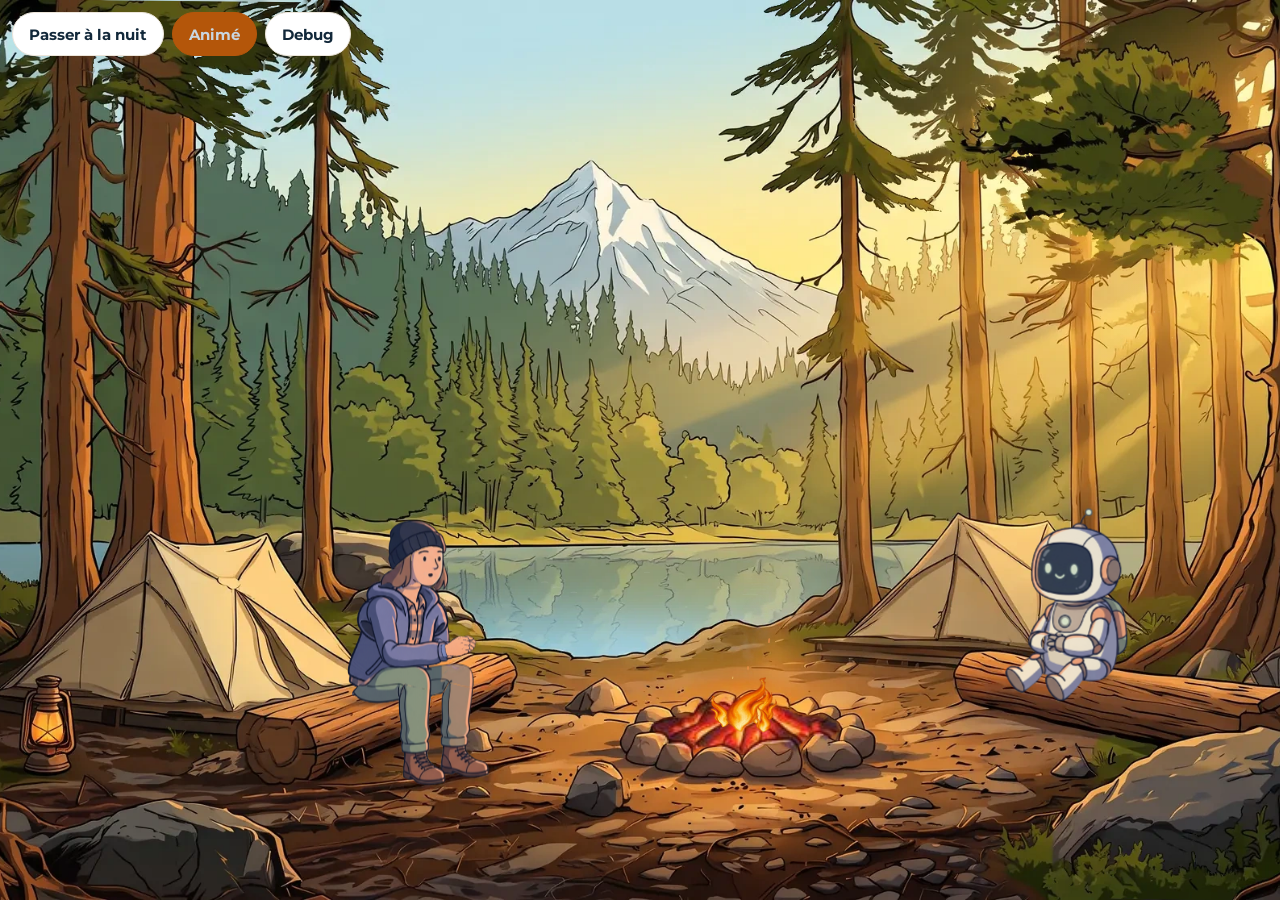
<file: app/scene-test.html>
<!doctype html>
<!-- Page de test de la scène du bivouac (pour l'équipe, pas un écran de l'app) : jour / nuit, animé ou fixe, mode debug
     (cadence et état de la conversation). Ouvrir …/app/scene-test.html (web) ou src/scene-test.html (npm run web:serve). -->
<html lang="fr">
<head>
  <meta charset="utf-8" />
  <meta name="viewport" content="width=device-width, initial-scale=1" />
  <title>Scène du bivouac (test)</title>
  <link rel="stylesheet" href="styles.css" />
  <style>
    html, body { margin: 0; height: 100%; background: var(--navy); }
    #stage { position: fixed; inset: 0; }
    .scn-tools { position: fixed; z-index: 3; left: var(--s-3); top: var(--s-3); display: flex; flex-wrap: wrap; gap: var(--s-2); }
    .scn-tools button { min-height: 44px; padding: 0 var(--s-4); border-radius: var(--r-round); border: 1px solid var(--line);
      background: var(--card); color: var(--text); font: inherit; font-weight: var(--fw-title); cursor: pointer; }
    .scn-tools button[aria-pressed="true"] { background: var(--action); color: var(--on-navy); border-color: var(--action); }
  </style>
</head>
<body>
  <div id="stage"></div>
  <div class="scn-tools">
    <button type="button" id="t-mode" aria-pressed="false">Nuit</button>
    <button type="button" id="t-anim" aria-pressed="true">Animé</button>
    <button type="button" id="t-debug" aria-pressed="false">Debug</button>
  </div>
  <script src="js/scene.js"></script>
  <script>
    const q = new URLSearchParams(location.search);
    const state = { mode: q.get('mode') === 'nuit' ? 'nuit' : 'jour', animated: q.get('anim') !== '0', debug: q.has('debug') };
    const scene = B.Scene(document.getElementById('stage'), state);
    window.scene = scene;
    const paint = () => {
      const m = document.getElementById('t-mode');
      m.textContent = state.mode === 'jour' ? 'Passer à la nuit' : 'Passer au jour';
      document.getElementById('t-anim').setAttribute('aria-pressed', String(state.animated));
      document.getElementById('t-debug').setAttribute('aria-pressed', String(state.debug));
    };
    document.getElementById('t-mode').onclick = () => { state.mode = state.mode === 'jour' ? 'nuit' : 'jour'; scene.setMode(state.mode); paint(); };
    document.getElementById('t-anim').onclick = () => { state.animated = !state.animated; scene.setAnimated(state.animated); paint(); };
    document.getElementById('t-debug').onclick = () => { state.debug = !state.debug; scene.setDebug(state.debug); paint(); };
    paint();
  </script>
</body>
</html>
</file>
<file: app/styles.css>
/* =====================================================================
   BIVOUAC — feuille de style
   Charte : tous les jetons sont dans :root ci-dessous (voir REFONTE.md)
   Police : Montserrat (embarquée, licence OFL)
   ===================================================================== */

@font-face { font-family: 'Montserrat'; font-weight: 400; src: url(fonts/montserrat-latin-400-normal.woff2) format('woff2'); }
@font-face { font-family: 'Montserrat'; font-weight: 500; src: url(fonts/montserrat-latin-500-normal.woff2) format('woff2'); }
@font-face { font-family: 'Montserrat'; font-weight: 600; src: url(fonts/montserrat-latin-600-normal.woff2) format('woff2'); }
@font-face { font-family: 'Montserrat'; font-weight: 700; src: url(fonts/montserrat-latin-700-normal.woff2) format('woff2'); }
@font-face { font-family: 'Montserrat'; font-weight: 800; src: url(fonts/montserrat-latin-800-normal.woff2) format('woff2'); }

:root {
  /* ===== CHARTE (REFONTE.md, section 1) =====
     Toute couleur, taille de texte, graisse, arrondi et ombre de l'app vient d'ici.
     Ne jamais écrire une valeur en dur plus bas : ajouter ou réutiliser un jeton. */

  /* Marque */
  --navy: #0E2A3B;            /* colonne de gauche */
  --navy-2: #173B52;
  --navy-3: #21495F;
  --teal: #12809A;            /* liens, chemin parcouru (blanc dessus = 4,59) */
  --teal-dark: #0B5E72;       /* pétrole au survol */
  --mint: #5ECDB5;            /* présence en ligne */
  --orange: #F28C28;          /* DESSIN seulement : logo, icônes, traits. Jamais de texte ni de bouton. */
  --sand: #F7E1C0;
  --action: #B4560A;          /* boutons principaux et compteurs (blanc dessus = 4,91) */
  --action-hover: #9A4808;

  /* Règle C : la couleur d'un titre dit son rôle */
  --title-page: #7A3E10;      /* titre de page */
  --title-mine: #0B5E72;      /* ce que vous faites */
  --title-decide: #8A4A12;    /* ce qu'on décide ; texte sur fond orangé */
  --title-info: #33536A;      /* information */

  /* Texte et surfaces */
  --text: #12283A;
  --muted: #5A6B7D;           /* 4,66 au minimum sur --column */
  --bg: #FAF7F2;
  --card: #FFFFFF;
  --column: #F2ECE2;          /* colonnes de tâches, fonds neutres */
  --line: #ECE5DA;
  --line-strong: #D5CABB;     /* pointillés, contours de choix */
  --tint: #FFF8F0;            /* voile orangé très léger (messages d'IA, aujourd'hui, survols) */
  --wait-bg: #FFF1DC;         /* la seule carte teintée : ce qui vous attend */
  --wait-line: #F5D3A4;
  --teal-soft: #E3F3F6;
  --mint-soft: #E4F7F2;
  --orange-soft: #FDEBD8;
  --idea-soft: #FFF4CC;

  /* États */
  --done: #2E9C82;            /* terminé (coche) */
  --done-text: #1F7862;
  --late-bg: #FFE6B8;         /* « prévu hier » : jamais de rouge pour un retard */
  --late-text: #7A4E00;
  --danger: #B9403C;          /* supprimer, erreur (blanc dessus = 5,6) */
  --danger-hover: #A33733;
  --danger-soft: #FCE8E7;
  --danger-line: #F2C9C7;
  --check: #748393;           /* contour des ronds à cocher */
  --link: #0B5E72;            /* liens en texte (7,3 sur blanc) */
  --focus: var(--teal);       /* anneau de focus */

  /* Étiquettes */
  --tag-wait: #9A520C;
  --tag-mine: #0B5E72;
  --tag-done: #1F7862;
  --tag-idea: #8A6A00;
  --tag-neutral: #4A5868;

  /* Tâches dans le calendrier (violet) */
  --task: #7C6FE0;
  --task-text: #4B3FB0;
  --task-soft: #EEECFC;

  /* Sur fond nuit */
  --on-navy: #C9D6E0;
  --on-navy-muted: #8FA5B6;
  --on-navy-danger: #FF8F8A;
  --black: #000000;           /* fond d'un écran partagé */

  /* Correcteur (soulignés façon Word) */
  --gram-spell: #D93A35;
  --gram-grammar: #2F6FDB;
  --gram-style: #8B97A3;

  /* Voiles, halos, ombres */
  --overlay: rgba(14, 42, 59, .45);
  --overlay-strong: rgba(14, 42, 59, .6);
  --veil: rgba(255, 255, 255, .7);
  --teal-veil: rgba(18, 128, 154, .08);
  --teal-ring: rgba(18, 128, 154, .25);
  --mint-ring: rgba(94, 205, 181, .35);
  --orange-ring: rgba(242, 140, 40, .25);
  --orange-ring-0: rgba(242, 140, 40, 0);
  --shadow: 0 1px 2px rgba(14, 42, 59, .05), 0 6px 18px rgba(14, 42, 59, .06);  /* la seule ombre des cartes */
  --shadow-pop: 0 12px 32px rgba(14, 42, 59, .2);                                 /* ce qui flotte : menus, fenêtres */

  /* Texte : Montserrat seule */
  --fs-label: 12px;           /* étiquette, minimum absolu */
  --fs-small: 13.5px;         /* secondaire */
  --fs-text: 15px;            /* courant */
  --fs-strong: 17px;          /* contenu fort */
  --fs-title-sm: 22px;        /* titre de page, téléphone */
  --fs-title: 26px;           /* titre de page, ordinateur */
  --fs-touch: 16px;           /* champs sur téléphone (en dessous, l'iPhone zoome) */
  --fs-logo: 23px;
  --fs-logo-md: 34px;
  --fs-logo-xl: 60px;
  --fs-emoji-xl: 44px;
  --font: 'Montserrat', 'Segoe UI', system-ui, sans-serif;
  --font-code: Consolas, monospace;   /* seulement pour ce qu'on recopie : code d'invitation, adresse, code */
  --fw-text: 500;
  --fw-strong: 600;
  --fw-title: 700;
  --fw-label: 800;            /* étiquettes en MAJUSCULES et logo */
  --ls-label: .09em;

  /* Arrondis */
  --r-sm: 8px;
  --r-md: 12px;               /* boutons, champs, tâches */
  --r-lg: 16px;               /* cartes */
  --r-round: 999px;
  --r-ai: 30%;                /* pastille d'une IA */

  /* Espacements (pour toute nouvelle règle) */
  --s-1: 4px; --s-2: 8px; --s-3: 12px; --s-4: 16px; --s-5: 24px; --s-6: 32px;
  --touch: 44px;              /* zone à toucher minimale sur téléphone */

  /* Paysage du Camp de base (dessin seulement : jamais de texte dans ces couleurs, sauf --land-ink) */
  --land-sky-1: #F8D8B4;      /* ciel à l'aube, du haut vers l'horizon */
  --land-sky-2: #FDEBD3;
  --land-sky-3: #FFF6EA;
  --land-sun: #FFC46B;
  --land-far: #EAC9A9;        /* montagnes du fond */
  --land-mid: #AFC8BF;        /* collines vertes */
  --land-peak: #2D5D72;       /* haut du sommet (le bas est --navy) */
  --land-snow: #FBF3E8;
  --land-hill-1: #F7E3C4;     /* colline du chemin */
  --land-hill-2: #ECC892;
  --land-tree: #3E7A72;
  --land-tent-door: #0A4E5F;
  --land-ground: #B98A4E;
  --land-ink: #5A4A33;        /* noms des étapes posés sur la colline (5,3 sur --land-hill-2) */
  --land-halo: #F4D9B2;       /* liseré clair autour de ces noms */
  --land-far-shade: #D9AE8C;  /* faces à l'ombre des montagnes du fond */
  --land-mid-shade: #93B3A8;
  --land-peak-shade: #173F53; /* face à l'ombre du sommet */
  --land-snow-shade: #D7E2EA;
  --land-hill-light: #FFF1DC;
  --land-mist: #FFF4E6;
  --land-cloud: #FFFFFF;
  --land-pine: #2F6656; --land-pine-light: #4C8B6E; --land-trunk: #6E4A32;
  --land-grass: #8FB06A; --land-flower: #F2A35E;
  --land-bird: #4A3A31; --land-bird-belly: #7A6656; --land-bird-ink: #2E241E; /* oiseaux du ciel du chemin (24/11) */
  /* Ambiance d'Aujourd'hui et paysage du chemin : quelques couleurs encore utilisées (pastilles, étoiles, oiseaux) */
  --amb-d-snow: #FBFDFF; --amb-n-snow: #C9D8EE;  /* neige */
  --amb-d-pine: #2E6150; --amb-n-pine: #0F2A28;  /* sapins */
  --amb-d-trunk: #7A4B32; --amb-n-trunk: #3A2A26;  /* troncs */
  --amb-d-fore: #3E5A36; --amb-n-fore: #0E1714;  /* premier plan */
  --amb-d-bush: #3F7351; --amb-n-bush: #13281F;  /* buisson */
  --amb-d-rock: #A39C92; --amb-n-rock: #3E3D45;  /* rochers */
  --amb-d-stone: #8F8A84; --amb-n-stone: #57504C;  /* pierres du foyer */
  --amb-d-tent: #D8BD8E; --amb-n-tent: #6B5843;  /* tente */
  --amb-d-fur: #8C5A33; --amb-n-fur: #7A4F31;  /* ours */
  --amb-d-ink: #24170F;  /* yeux, nez */
  --amb-d-marmot: #9A6C44; --amb-n-marmot: #86603E;  /* marmotte */
  --amb-d-chamois: #9B7250; --amb-n-chamois: #5E4836;  /* chamois */
  --amb-d-fox: #D9772E; --amb-n-fox: #9A5428;  /* renard */
  --amb-d-owl: #8C7660; --amb-n-owl: #4E4438;  /* hibou */
  --amb-d-log: #7A5233; --amb-n-log: #5A3C28;  /* rondins */
  --amb-d-shadow: #2A1E14;  /* ombres portées */
  --amb-star: #FFFDF5;
  --scene-glow: #FF8A2A;      /* lueur du feu sur la scène peinte (nuit, mode écran) */
  --scene-spark: #FFB347;     /* étincelles quand il n'y a pas d'image d'étincelle */
  --scene-debug: #00E5FF;     /* page de test : cadres des calques et pivots */
  --amb-chip: rgba(255, 253, 248, .88);  /* pastille claire sous un titre posé sur le décor */
  --amb-chip-line: rgba(14, 42, 59, .12);
}

* { box-sizing: border-box; }
html, body { margin: 0; height: 100%; }
body {
  font-family: var(--font);
  font-weight: var(--fw-text);
  font-size: var(--fs-text);
  color: var(--text);
  background: var(--bg);
  -webkit-font-smoothing: antialiased;
}
.hidden { display: none !important; }
.muted { color: var(--muted); }
.small { font-size: var(--fs-label); }
.spacer { flex: 1; }
a { color: var(--link); text-decoration: none; }
h1, h2, h3, h4 { margin: 0; color: var(--title-info); }
h1 { font-size: var(--fs-title); font-weight: var(--fw-title); color: var(--title-page); }
h2 { font-size: var(--fs-strong); font-weight: var(--fw-title); }
h3 { font-size: var(--fs-text); font-weight: var(--fw-title); }
code { font-family: var(--font-code); font-size: var(--fs-label); background: var(--column); padding: 1px 6px; border-radius: var(--r-sm); }
.ico { flex: none; vertical-align: middle; }
hr { border: 0; border-top: 1px solid var(--line); margin: 18px 0; }

/* ---------- Formulaires & boutons ---------- */
label { display: block; font-size: var(--fs-label); font-weight: var(--fw-strong); color: var(--muted); margin: 12px 0 6px; }
input, textarea, select {
  font: inherit; color: var(--text);
  width: 100%;
  background: var(--card); border: 1px solid var(--line); border-radius: var(--r-md);
  padding: 10px 12px;
}
input:focus, textarea:focus, select:focus { border-color: var(--teal); }
input[type=checkbox], input[type=radio] { width: auto; }
input[type=color] { padding: 2px; height: 40px; width: 70px; }
textarea { resize: vertical; }

.btn {
  font: inherit; font-weight: var(--fw-strong); font-size: var(--fs-small);
  display: inline-flex; align-items: center; gap: 6px; justify-content: center;
  border: 1px solid var(--line); background: var(--card); color: var(--navy);
  border-radius: var(--r-md); padding: 9px 16px; cursor: pointer; white-space: nowrap;
}
.btn:hover { background: var(--bg); }
.btn:disabled { opacity: .55; cursor: wait; }
.btn.primary { background: var(--action); border-color: var(--action); color: var(--card); }
.btn.primary:hover { background: var(--action-hover); }
.btn.navy { background: var(--navy); border-color: var(--navy); color: var(--card); }
.btn.danger { background: var(--danger); border-color: var(--danger); color: var(--card); }
.btn.danger-ghost { color: var(--danger); border-color: var(--danger-line); }
.btn.small { padding: 6px 12px; font-size: var(--fs-label); }
.btn.tiny { padding: 2px 8px; font-size: var(--fs-label); border-radius: var(--r-sm); }
.btn.link, .link { background: none; border: 0; color: var(--link); padding: 0; font: inherit; font-weight: var(--fw-strong); cursor: pointer; display: inline-flex; align-items: center; gap: 4px; }
.icon-btn { background: none; border: 0; color: var(--muted); padding: 6px; border-radius: var(--r-sm); cursor: pointer; display: inline-flex; align-items: center; }
.icon-btn:hover { background: var(--column); color: var(--navy); }
.row { display: flex; gap: 8px; align-items: center; }
.row input { flex: 1; }
.form-row { display: grid; grid-template-columns: repeat(auto-fit, minmax(160px, 1fr)); gap: 12px; }
.actions { display: flex; flex-wrap: wrap; align-items: center; gap: 8px; margin-top: 18px; }
.msg { min-height: 1em; font-size: var(--fs-label); color: var(--muted); margin: 8px 0 0; }
.msg.error { color: var(--danger); }
.info { background: var(--teal-soft); color: var(--navy); border-radius: var(--r-md); padding: 10px 12px; font-size: var(--fs-small); }

/* ---------- Avatars & étiquettes ---------- */
.avatar {
  flex: none; display: inline-grid; place-items: center;
  border-radius: var(--r-round); color: var(--card); font-weight: var(--fw-title); vertical-align: middle;
  box-shadow: 0 0 0 2px var(--card);
}
.avatar.ai { border-radius: var(--r-ai); color: var(--card); display: inline-grid; place-items: center; }
.avatar.ai .ai-logo { display: block; }
/* IA + propriétaire : la pastille de la marque, la photo du propriétaire en petit en bas à droite */
.ai-duo { position: relative; display: inline-block; flex: none; }
.ai-duo > .avatar.ai { width: 100% !important; height: 100% !important; }
.ai-duo .ai-owner { position: absolute; right: -5px; bottom: -5px; display: flex; border-radius: var(--r-round); box-shadow: 0 0 0 2px var(--card); }
.ai-duo .ai-owner .avatar { box-shadow: none; }
.ai-status-info { display: flex; flex-direction: column; gap: 2px; flex: 1; min-width: 0; }
.ai-nick { display: flex; align-items: center; margin-top: 2px; }
.con-refresh { display: flex; align-items: center; gap: 4px; flex-wrap: wrap; margin-top: 2px; font-size: var(--fs-small); }
.con-refresh.stale { color: var(--action); font-weight: var(--fw-strong); }
.con-refresh .link svg { vertical-align: -2px; }
.cr-steps { margin: 10px 0 4px; padding-left: 22px; display: grid; gap: 8px; line-height: 1.45; }
.ai-nick [data-nick-edit] { display: inline-flex; align-items: center; gap: 4px; padding: 0; font-size: var(--fs-label); }
.ai-nick [data-nick-edit][hidden] { display: none; }
.ai-nick-form { display: flex; align-items: center; gap: 6px; flex-wrap: wrap; }
.ai-nick-form[hidden] { display: none; }
.ai-nick-form input { width: 160px; padding: 5px 8px; font-size: var(--fs-small); }
.tag { font-size: var(--fs-label); font-weight: var(--fw-title); padding: 2px 9px; border-radius: var(--r-sm); }
.tag.human { background: var(--teal-soft); color: var(--link); }
.tag.ai { background: var(--orange-soft); color: var(--tag-wait); }

/* =====================================================================
   CONNEXION
   ===================================================================== */
#login { display: grid; grid-template-columns: 1.2fr 1fr; height: 100%; }
.login-art { position: relative; overflow: hidden; background: var(--navy); }
.login-banner { position: absolute; inset: 0; width: 100%; height: 100%; object-fit: cover; }
.login-brand { position: relative; height: 100%; display: flex; flex-direction: column; align-items: center; justify-content: flex-start; text-align: center; padding: 14vh 40px 40px; }
.login-brand .wordmark { font-size: var(--fs-logo-xl); color: var(--card); }
.tagline { font-size: var(--fs-strong); color: var(--card); font-weight: var(--fw-text); margin-top: 22px; line-height: 1.5; text-shadow: 0 1px 8px var(--overlay); }
.wordmark { font-weight: var(--fw-label); letter-spacing: 1px; color: var(--navy); line-height: 1; display: inline-flex; flex-direction: column; align-items: center; }
/* « — tech — » sous BIVOUAC, comme sur les planches */
.wordmark .tech { font-size: .42em; font-weight: var(--fw-strong); letter-spacing: .32em; color: var(--orange); margin-top: .18em; display: flex; align-items: center; gap: .45em; padding-left: .32em; }
.wordmark .tech::before, .wordmark .tech::after { content: ''; width: 1.1em; height: 2px; background: var(--orange); border-radius: var(--r-sm); }
.login-panel { display: flex; flex-direction: column; align-items: center; justify-content: center; padding: 40px; background: var(--card); }
.login-card { width: 100%; max-width: 380px; }
.login-card h1 { margin-bottom: 6px; }
.login-card form { display: flex; flex-direction: column; margin-top: 18px; }
.login-card form .btn { margin-top: 14px; }
.credits { margin-top: 40px; color: var(--muted); font-size: var(--fs-label); letter-spacing: 1px; }

/* =====================================================================
   STRUCTURE : barre latérale + contenu
   ===================================================================== */
#app { display: grid; grid-template-columns: 250px 1fr; height: 100%; }

#sidebar { background: var(--navy); color: var(--on-navy); display: flex; flex-direction: column; padding: 18px 14px; min-height: 0; }
#sidebar .brand { display: flex; align-items: center; gap: 10px; padding: 4px 8px 22px; }
#sidebar .brand .wordmark { color: var(--card); font-size: var(--fs-logo); }
#sidebar .brand .brand-logo { display: block; width: 210px; height: auto; margin-left: -6px; } /* logo officiel (22/11), agrandi le 23/11 (Apo) */
.login-logo { display: block; width: min(360px, 80%); height: auto; }
.nav a, .space, .nav-add {
  display: flex; align-items: center; gap: 12px;
  padding: 10px 12px; border-radius: var(--r-md); color: var(--on-navy); font-weight: var(--fw-text); font-size: var(--fs-text);
}
.nav a:hover, .space:hover, .nav-add:hover { background: var(--navy-2); color: var(--card); }
.nav a.active { background: var(--action); color: var(--card); }
.nav a.active .ico { color: var(--card); }
.badge-count { margin-left: auto; background: var(--action); color: var(--card); font-size: var(--fs-label); font-weight: var(--fw-title); border-radius: var(--r-md); padding: 1px 7px; }
.nav a.active .badge-count { background: var(--card); color: var(--action); }
.nav-section { margin-top: 18px; padding-top: 16px; border-top: 1px solid var(--navy-3); flex: 1; overflow-y: auto; min-height: 0; }
.nav-title { font-size: var(--fs-label); font-weight: var(--fw-strong); color: var(--on-navy-muted); padding: 0 12px 8px; }
.space { padding: 8px 12px; font-size: var(--fs-small); }
.space.active { background: var(--navy-3); color: var(--card); }
.space-ico { width: 22px; height: 22px; border-radius: var(--r-sm); flex: none; display: grid; place-items: center; color: var(--card); }
.nav-add { background: none; border: 0; width: 100%; font: inherit; cursor: pointer; font-size: var(--fs-small); }
.nav-empty { font-size: var(--fs-label); color: var(--on-navy-muted); padding: 0 12px; }
/* Encart « En ligne » (colonne de gauche) : coéquipiers connectés, clic = message privé */
.online-title { display: flex; align-items: center; gap: 6px; margin-top: 18px; }
.online-title .presence { width: 7px; height: 7px; }
.online-label { flex: none; white-space: nowrap; }
.online-title { gap: 4px; }
.online-scope { min-width: 0; overflow: hidden; text-overflow: ellipsis; white-space: nowrap; }
.online-count { margin-left: auto; color: var(--on-navy); flex: none; }
.online-person { display: flex; align-items: center; gap: 10px; padding: 6px 12px; border-radius: var(--r-md); color: var(--on-navy);
  font-size: var(--fs-small); text-decoration: none; min-width: 0; }
.online-person:hover { background: var(--navy-2); color: var(--card); }
.online-av { position: relative; display: inline-flex; flex: none; }
.online-voice { display: inline-flex; color: var(--mint); flex: none; }
.online-dm { display: inline-flex; flex: none; margin-left: auto; color: var(--on-navy-muted); }
.online-person:hover .online-dm, .online-person:focus-visible .online-dm { color: var(--card); }
.online-voice + .online-dm { margin-left: 0; }
.team-extra .dm-btn { color: var(--link); }
/* Qui est en vocal, sous chaque salon de la Discussion (façon Discord) */
.ch-voice { display: flex; flex-direction: column; gap: 2px; margin: 0 0 4px 26px; }
.ch-voice.hidden { display: none; }
.ch-voice-person { display: flex; align-items: center; gap: 7px; padding: 3px 8px; border-radius: var(--r-sm); font-size: var(--fs-label);
  color: var(--text); text-decoration: none; min-width: 0; }
.ch-voice-person:hover { background: var(--bg); }
.ch-voice-person .voice-ring { flex: none; }
.ch-voice-name { min-width: 0; overflow: hidden; text-overflow: ellipsis; white-space: nowrap; }
.ch-voice-state { display: inline-flex; color: var(--muted); flex: none; }
.online-av .presence { position: absolute; right: -1px; bottom: -1px; width: 9px; height: 9px; border: 2px solid var(--navy); }

.me-card { display: flex; align-items: center; gap: 10px; padding: 12px 8px 0; border-top: 1px solid var(--navy-3); margin-top: 10px; }
.me-card { cursor: pointer; }
.me-card:hover strong { text-decoration: underline; }
.me-card > div { min-width: 0; }
.me-card > div span { display: block; overflow: hidden; text-overflow: ellipsis; white-space: nowrap; }
.me-card .online-av .presence { position: absolute; right: -1px; bottom: -1px; width: 11px; height: 11px; border: 2px solid var(--navy); }
.online-who { display: flex; flex-direction: column; min-width: 0; }
.online-status { font-size: var(--fs-label); color: var(--on-navy-muted); overflow: hidden; text-overflow: ellipsis; white-space: nowrap; }
.pop-item .presence { flex: none; }
.pop-hint { margin-left: auto; color: var(--muted); font-size: var(--fs-label); padding-left: 10px; }
.pop-status-text { display: flex; gap: 6px; padding: 0 10px 8px; }
.pop-status-text input { flex: 1; min-width: 0; }
.me-card .avatar { box-shadow: none; }
.me-card strong { display: block; color: var(--card); font-size: var(--fs-small); }
.me-card span { font-size: var(--fs-label); color: var(--on-navy-muted); }

#main { display: flex; flex-direction: column; min-width: 0; min-height: 0; }
#topbar { display: flex; align-items: center; gap: 16px; padding: 12px 28px; background: var(--navy); }
.search { position: relative; flex: 0 1 420px; margin-left: auto; display: flex; align-items: center; gap: 8px; background: var(--navy-2); border-radius: var(--r-md); padding: 0 12px; color: var(--on-navy-muted); }
.search input { background: none; border: 0; color: var(--card); padding: 9px 0; box-shadow: none; }
.search input::placeholder { color: var(--on-navy-muted); }
.top-actions { display: flex; align-items: center; gap: 14px; }
.top-actions .bell { color: var(--on-navy); position: relative; }
.top-actions .bell:hover { background: var(--navy-2); color: var(--card); }
.dot { position: absolute; top: 5px; right: 6px; width: 8px; height: 8px; border-radius: var(--r-round); background: var(--orange); }
.avatar-link .avatar { box-shadow: 0 0 0 2px var(--navy-3); }
#view { flex: 1; overflow-y: auto; min-height: 0; }

.dropdown { position: absolute; z-index: 30; background: var(--card); border-radius: var(--r-md); box-shadow: var(--shadow-pop); padding: 6px; }
#search-results { top: 44px; left: 0; right: 0; }
.result { display: flex; align-items: center; gap: 10px; padding: 9px 10px; border-radius: var(--r-sm); color: var(--text); }
.result span { flex: 1; overflow: hidden; text-overflow: ellipsis; white-space: nowrap; }
.result small { color: var(--muted); }
.result:hover { background: var(--bg); }
.result.empty { color: var(--muted); }

/* ---------- Pages ---------- */
.page { padding: 28px 32px 40px; max-width: 1240px; margin: 0 auto; }
.page.narrow { max-width: 860px; }
.page-head { display: flex; align-items: flex-end; justify-content: space-between; gap: 16px; margin-bottom: 20px; }
.card { background: var(--card); border-radius: var(--r-lg); box-shadow: var(--shadow); padding: 20px 22px; margin-bottom: 18px; }
.card-head { display: flex; align-items: center; justify-content: space-between; gap: 12px; margin-bottom: 12px; }
.card-head h2 { display: flex; align-items: center; gap: 10px; }
.empty { text-align: center; color: var(--muted); padding: 30px 10px; display: flex; flex-direction: column; align-items: center; gap: 10px; }
.empty p { margin: 0; line-height: 1.5; }
.loading { color: var(--muted); padding: 20px; text-align: center; }
.bar { display: block; height: 7px; background: var(--column); border-radius: var(--r-sm); overflow: hidden; }
.bar > span { display: block; height: 100%; border-radius: var(--r-sm); }

/* ---------- Accueil ---------- */
/* Fenêtre moyenne (ex. web app installée, fenêtre réduite) : une seule colonne, sinon les cartes s'écrasent */
.activity .act { display: grid; grid-template-columns: 30px 1fr auto; gap: 12px; align-items: center; padding: 9px 4px; color: var(--text); border-radius: var(--r-sm); }
.activity .act:hover { background: var(--bg); }
.act-ico { width: 30px; height: 30px; border-radius: var(--r-round); display: grid; place-items: center; background: var(--teal-soft); color: var(--link); }
.act-ico.ai { background: var(--orange-soft); color: var(--action); }
.act-ico.done { background: var(--mint-soft); color: var(--done); }
.act-ico.idea { background: var(--idea-soft); color: var(--tag-idea); }
.act-text { font-size: var(--fs-small); line-height: 1.35; }
.act-text small { display: block; color: var(--muted); font-size: var(--fs-label); }
.act-time { font-size: var(--fs-label); color: var(--muted); white-space: nowrap; }

/* ---------- Mes projets ---------- */
.proj-grid { display: grid; grid-template-columns: repeat(auto-fill, minmax(280px, 1fr)); gap: 18px; }
.proj-card { background: var(--card); border-radius: var(--r-lg); box-shadow: var(--shadow); padding: 20px; color: var(--text); display: flex; flex-direction: column; gap: 10px; border-top: 4px solid var(--c); }
.proj-card:hover { transform: translateY(-2px); transition: transform .12s; }
.proj-card-top { display: flex; align-items: center; gap: 10px; }
.proj-sq { width: 32px; height: 32px; border-radius: var(--r-md); flex: none; display: grid; place-items: center; color: var(--card); }
.proj-card p { margin: 0; color: var(--muted); font-size: var(--fs-small); min-height: 36px; }
.proj-meta { display: flex; gap: 16px; font-size: var(--fs-label); color: var(--muted); }
.proj-meta span { display: flex; align-items: center; gap: 5px; }
.proj-card.add { border: 2px dashed var(--line); box-shadow: none; background: none; align-items: center; justify-content: center; font: inherit; font-weight: var(--fw-strong); color: var(--muted); cursor: pointer; min-height: 180px; }

/* ---------- Projet ---------- */
.project { display: flex; flex-direction: column; height: 100%; }
.project-head { display: flex; align-items: center; gap: 14px; padding: 18px 28px 10px; background: var(--card); }
.proj-icon { width: 42px; height: 42px; border-radius: var(--r-md); display: grid; place-items: center; color: var(--card); }

/* Réglages du projet : icône (à gauche) et couleur ; grille des icônes = PROJECT_ICONS (icons.js) */
.pj-look { display: flex; gap: 20px; align-items: flex-end; }
.pj-icon-btn { width: 56px; height: 44px; border: 1px solid var(--line); border-radius: var(--r-md); display: grid; place-items: center; color: var(--card); cursor: pointer; padding: 0; }
.pj-icon-btn[aria-expanded="true"] { outline: 2px solid var(--link); outline-offset: 2px; }
.pj-look input[type=color] { height: 44px; }
.pj-icons { display: grid; grid-template-columns: repeat(8, 44px); gap: 8px; margin-top: 12px; padding: 12px; border: 1px solid var(--line); border-radius: var(--r-md); background: var(--bg); width: max-content; max-width: 100%; }
.pj-icon-opt { width: 44px; height: 44px; border: 1px solid var(--line); border-radius: var(--r-md); background: var(--card); color: var(--navy); display: grid; place-items: center; cursor: pointer; padding: 0; }
.pj-icon-opt:hover { border-color: var(--link); }
.pj-icon-opt[aria-checked="true"] { background: var(--c); border-color: var(--c); color: var(--card); }
@media (max-width: 760px) { .pj-icons { grid-template-columns: repeat(4, 44px); gap: 12px; } }
.project-title { flex: 1; }
.project-title h1 { font-size: var(--fs-title-sm); }
.project-title p { margin: 2px 0 0; color: var(--muted); font-size: var(--fs-label); }
.tabs { display: flex; gap: 4px; padding: 0 22px; background: var(--card); border-bottom: 1px solid var(--line); overflow-x: auto; scrollbar-width: thin; }
.tabs a { display: flex; align-items: center; gap: 7px; padding: 12px 14px; white-space: nowrap; flex: none; color: var(--muted); font-weight: var(--fw-strong); font-size: var(--fs-small); border-bottom: 3px solid transparent; }
.tabs a:hover { color: var(--navy); }
.tabs a.on { color: var(--navy); border-bottom-color: var(--orange); }
.tab { flex: 1; min-height: 0; overflow-y: auto; }
.tab-discussion, .tab-atelier { overflow: hidden; }
.tab-projet, .tab-taches, .tab-tout, .tab-documents, .tab-equipe { padding: 22px 28px 40px; }

.guide { display: flex; align-items: center; gap: 14px; margin: 14px 28px 0; padding: 12px 16px; border-radius: var(--r-md); background: linear-gradient(90deg, var(--wait-bg), var(--card)); border: 1px solid var(--wait-line); }
.guide-ico { width: 36px; height: 36px; border-radius: var(--r-round); background: var(--action); color: var(--card); display: grid; place-items: center; flex: none; }
.guide div { flex: 1; }
.guide strong { color: var(--navy); font-size: var(--fs-small); }
.guide p { margin: 2px 0 0; font-size: var(--fs-small); color: var(--muted); }

/* Discussion d'équipe */
.discussion { display: grid; grid-template-columns: 230px 1fr; height: 100%; }
.channels { background: var(--navy); padding: 16px 10px; display: flex; flex-direction: column; gap: 2px; overflow-y: auto; }
.channels-title { color: var(--on-navy-muted); font-size: var(--fs-label); font-weight: var(--fw-strong); padding: 0 10px 8px; }
.channels a, .add-channel { display: flex; align-items: center; gap: 8px; padding: 9px 10px; border-radius: var(--r-sm); color: var(--on-navy); font-weight: var(--fw-text); font-size: var(--fs-small); }
.channels a:hover, .add-channel:hover { background: var(--navy-2); color: var(--card); }
.channels a.on { background: var(--navy-3); color: var(--card); }
.add-channel { background: none; border: 0; font: inherit; cursor: pointer; margin-top: 6px; }
.channels-note { margin-top: auto; font-size: var(--fs-label); color: var(--on-navy-muted); padding: 10px; line-height: 1.4; display: flex; gap: 6px; }
.channel-main { display: flex; flex-direction: column; min-height: 0; background: var(--card); }
.channel-head { padding: 14px 22px; border-bottom: 1px solid var(--line); position: relative; }
.channel-tools { position: absolute; top: 10px; right: 14px; display: flex; gap: 2px; }
.channel-head p { margin: 2px 0 0; color: var(--muted); font-size: var(--fs-label); }
.chat-slot { flex: 1; min-height: 0; display: flex; flex-direction: column; }

/* Atelier IA */
.our-ico { width: 28px; height: 28px; border-radius: var(--r-sm); display: inline-grid; place-items: center; flex: none; }
.our-ico.yellow { background: var(--idea-soft); color: var(--tag-idea); }
.our-ico.red { background: var(--danger-soft); color: var(--danger); }
.our-ico.teal { background: var(--teal-soft); color: var(--link); }
.our-ico.violet { background: var(--task-soft); color: var(--task); }
.our-ico.green { background: var(--mint-soft); color: var(--done); }
.our-ico.orange { background: var(--orange-soft); color: var(--action); }
.my-ai { display: flex; align-items: center; gap: 8px; padding: 4px 0; font-size: var(--fs-small); }

/* ---------- Fil de discussion ---------- */
.chat { display: flex; flex-direction: column; flex: 1; min-height: 0; position: relative; }
.chat-filters { display: flex; gap: 8px; padding: 14px 22px 0; }
/* « Préparer pour mon IA » (connect.js) : texte tout prêt à coller dans un projet de son IA */
.brief-ais { display: flex; flex-wrap: wrap; gap: var(--s-2) var(--s-4); margin: var(--s-2) 0; }
.brief-ai { display: inline-flex; align-items: center; gap: var(--s-2); }
.brief-text { width: 100%; font-size: var(--fs-small); line-height: 1.45; resize: vertical; }
.brief-steps { margin: var(--s-2) 0; padding-left: 1.3em; display: grid; gap: var(--s-1); }
.pill { font: inherit; font-weight: var(--fw-strong); font-size: var(--fs-label); border: 0; background: var(--column); color: var(--navy); padding: 7px 18px; border-radius: var(--r-lg); cursor: pointer; }
.pill.on { background: var(--task-soft); color: var(--task-text); }
.pending-requests { padding: 0 22px; }
.pending { display: flex; gap: 8px; align-items: center; margin-top: 10px; padding: 8px 12px; border-radius: var(--r-md); background: var(--orange-soft); color: var(--title-decide); font-size: var(--fs-label); }
.messages { flex: 1; overflow-y: auto; padding: 16px 22px; min-height: 0; }
.msg { position: relative; display: flex; gap: 12px; padding: 10px 10px; border-radius: var(--r-md); }
.msg:hover { background: var(--bg); }
.msg.ai { background: linear-gradient(90deg, var(--tint), transparent); box-shadow: inset 3px 0 0 var(--owner, transparent); }
.msg-body { flex: 1; min-width: 0; }
.msg-head { display: flex; align-items: baseline; gap: 8px; flex-wrap: wrap; }
.msg-head .name { font-weight: var(--fw-title); color: var(--navy); }
.msg-head .owner { font-weight: var(--fw-text); color: var(--muted); }
.msg-head .time { font-size: var(--fs-label); color: var(--muted); }
/* Longs messages : le début exact, puis « Afficher le message complet » / « Réduire » (jamais de résumé) */
.msg-text.folded { max-height: 15em; overflow: hidden; -webkit-mask-image: linear-gradient(to bottom, black 70%, transparent); mask-image: linear-gradient(to bottom, black 70%, transparent); }
.msg-more { display: inline-flex; align-items: center; gap: 4px; min-height: var(--touch); margin-top: var(--s-1); padding: 0; border: 0; background: none;
  font: inherit; font-size: var(--fs-small); font-weight: var(--fw-strong); color: var(--link); cursor: pointer; }
/* Nom du projet sous le titre d'une conversation (plein écran sur téléphone seulement) */
.conv-name { display: inline-flex; flex-direction: column; min-width: 0; }
.conv-sub { display: none; font-size: var(--fs-label); font-weight: var(--fw-text); color: var(--muted); }
.msg-head .edited { font-size: var(--fs-label); color: var(--muted); font-style: italic; cursor: default; }
.msg-edit { margin-top: 4px; }
.msg-edit textarea { width: 100%; box-sizing: border-box; font: inherit; line-height: 1.55; resize: none; padding: 8px 10px; border: 1px solid var(--teal); border-radius: var(--r-md); background: var(--card); color: var(--text); }
.msg-edit-actions { display: flex; align-items: center; justify-content: flex-end; gap: 8px; margin-top: 6px; }
.msg-edit-actions small { margin-right: auto; font-size: var(--fs-label); }
.msg-text { margin-top: 3px; line-height: 1.55; white-space: pre-wrap; word-wrap: break-word; }
.msg-text pre { background: var(--navy); color: var(--on-navy); padding: 12px; border-radius: var(--r-md); overflow-x: auto; white-space: pre; }
.msg-text pre code { background: none; color: inherit; padding: 0; }
.msg-text .md-li { display: block; padding-left: 14px; position: relative; }
.msg-text .md-li::before { content: '•'; position: absolute; left: 2px; color: var(--orange); }
.msg-text .md-li.num { padding-left: 20px; }
.msg-text .md-li.num::before { content: attr(data-n) '.'; font-weight: var(--fw-title); }
.msg-text .md-h { display: block; margin-top: 4px; }
.mention { background: var(--teal-soft); color: var(--link); font-weight: var(--fw-strong); padding: 0 4px; border-radius: var(--r-sm); }
.msg-files { display: flex; flex-wrap: wrap; gap: 8px; margin-top: 8px; }
.file-card { font: inherit; display: flex; align-items: center; gap: 10px; padding: 9px 14px; border: 1px solid var(--line); border-radius: var(--r-md); background: var(--card); cursor: pointer; text-align: left; color: var(--text); }
.file-card:hover { border-color: var(--teal); }
.file-card strong { display: block; font-size: var(--fs-small); }
.file-card small { color: var(--muted); font-size: var(--fs-label); }
.file-ico { color: var(--link); }
.reactions { display: flex; gap: 6px; margin-top: 6px; flex-wrap: wrap; }
.reaction { font: inherit; font-size: var(--fs-label); border: 1px solid var(--line); background: var(--card); border-radius: var(--r-lg); padding: 2px 9px; cursor: pointer; }
.reaction.mine { border-color: var(--teal); background: var(--teal-soft); }
.msg-tools { position: absolute; top: 4px; right: 8px; display: none; background: var(--card); border-radius: var(--r-md); box-shadow: var(--shadow); }
.msg:hover .msg-tools, .msg:focus-within .msg-tools { display: flex; }
/* Regroupement façon WhatsApp (v0.8.79) : suite d'un bloc = ni avatar ni nom, l'heure dans la marge quand elle change */
.msg.cont { padding-top: 2px; padding-bottom: 2px; }
.msg:has(+ .msg.cont) { padding-bottom: 2px; }
.msg-gutter { flex: none; width: 38px; display: flex; justify-content: center; padding-top: 4px; }
.msg-gutter .time { font-size: var(--fs-label); color: var(--muted); visibility: hidden; white-space: nowrap; }
.msg-gutter .time.show, .msg.cont:hover .msg-gutter .time, .msg.cont:focus-within .msg-gutter .time { visibility: visible; }
.msg.cont .msg-text { margin-top: 0; }
.msg-head.mini { gap: 6px; }
/* Coches de lecture : une seule fois, sous le dernier message du bloc */
.msg.mine:has(+ .msg.cont) .msg-read { display: none; }
.emoji-picker { position: absolute; right: 8px; top: 38px; z-index: 5; display: flex; gap: 2px; background: var(--card); border-radius: var(--r-md); box-shadow: var(--shadow-pop); padding: 4px; }
.emoji-picker button { font-size: var(--fs-strong); background: none; border: 0; cursor: pointer; padding: 4px 6px; border-radius: var(--r-sm); }
.emoji-picker button:hover { background: var(--bg); }
.typing { color: var(--action); font-style: italic; font-size: var(--fs-small); padding: 8px 12px; display: flex; align-items: center; gap: 6px; }
.empty-chat { text-align: center; color: var(--muted); max-width: 520px; margin: 40px auto; display: flex; flex-direction: column; align-items: center; gap: 8px; }
.empty-chat .ico { color: var(--orange); }
.empty-chat code { display: block; margin: 2px 0; }

.composer { position: relative; padding: 10px 22px 18px; }
.composer-row { display: flex; align-items: flex-end; gap: 8px; background: var(--bg); border: 1px solid var(--line); border-radius: var(--r-lg); padding: 6px 8px; }
.composer-row:focus-within { border-color: var(--teal); background: var(--card); }
.composer textarea { border: 0; background: none; box-shadow: none; resize: none; padding: 8px 4px; max-height: 220px; }
.composer .send { background: var(--teal); color: var(--card); border: 0; border-radius: var(--r-md); width: 38px; height: 38px; display: grid; place-items: center; cursor: pointer; flex: none; }
.composer .send:hover { background: var(--teal-dark); }
.attach-chips { display: flex; flex-wrap: wrap; gap: 6px; margin-bottom: 6px; }
.chip { display: inline-flex; align-items: center; gap: 4px; background: var(--teal-soft); color: var(--navy); border-radius: var(--r-sm); padding: 4px 8px; font-size: var(--fs-label); }
.chip button { background: none; border: 0; cursor: pointer; color: var(--muted); display: flex; }
.ac { bottom: 74px; left: 22px; width: 400px; max-height: 300px; overflow-y: auto; }
.ac-item { font: inherit; display: flex; align-items: center; gap: 10px; width: 100%; padding: 8px 10px; border: 0; background: none; border-radius: var(--r-sm); cursor: pointer; text-align: left; color: var(--text); }
.ac-item.on { background: var(--bg); }
.ac-item.disabled { cursor: default; opacity: .7; }
.ac-item strong { display: block; font-size: var(--fs-small); }
.ac-item small { color: var(--muted); font-size: var(--fs-label); }
.ac-space { width: 24px; height: 24px; border-radius: var(--r-sm); background: var(--column); display: inline-grid; place-items: center; color: var(--muted); flex: none; }

/* ---------- Notre projet ---------- */
.hub-wrap { display: grid; grid-template-columns: minmax(0, 1fr) 320px; gap: 18px; align-items: start; }
@media (max-width: 1180px) { .hub-wrap { grid-template-columns: 1fr; } }
.hub-activity { margin: 0; position: sticky; top: 0; max-height: calc(100vh - 220px); overflow-y: auto; }
.hub-activity .act { grid-template-columns: 30px 1fr; }
.hub-activity .act-time { grid-column: 2; margin-top: -6px; }
.hub { display: grid; grid-template-columns: 1fr 1fr; gap: 18px; }
.hub .card { margin: 0; }
.items { list-style: none; margin: 10px 0; padding: 0; }
.item { display: flex; align-items: center; gap: 10px; padding: 8px 6px; border-bottom: 1px solid var(--line); }
.item:last-child { border-bottom: 0; }
.item .bullet { width: 8px; height: 8px; border-radius: var(--r-round); background: var(--tag-idea); flex: none; margin: 0 4px; }
.item-title { flex: 1; cursor: pointer; font-weight: var(--fw-text); }
.item-title small { display: block; color: var(--muted); font-weight: var(--fw-text); font-size: var(--fs-label); }
.item.done .item-title { color: var(--muted); text-decoration: line-through; }
.item .due { font-size: var(--fs-label); color: var(--muted); display: flex; align-items: center; gap: 4px; }
.empty-item { color: var(--muted); font-size: var(--fs-small); }
.add-item { display: flex; gap: 8px; flex-wrap: wrap; }
.add-item input { padding: 8px 10px; min-width: 0; flex: 1 1 140px; }
.add-item .date { flex: 0 0 150px; }

/* ---------- Tâches ---------- */
.tasks-head { display: flex; align-items: center; gap: 16px; margin-bottom: 18px; }
.tasks-head h2 { flex: 1; }
.who-filter[hidden] { display: none; }
.team-overview { background: var(--card); border-radius: var(--r-lg); box-shadow: var(--shadow); padding: 16px; margin-bottom: 16px; }
.to-head { display: flex; flex-wrap: wrap; align-items: baseline; gap: 6px 14px; }
.to-head .counts { display: flex; flex-wrap: wrap; gap: 4px 10px; font-size: var(--fs-label); color: var(--muted); flex: 1; }
.to-pct { font-weight: var(--fw-title); color: var(--navy); font-variant-numeric: tabular-nums; }
.to-progress { height: 8px; border-radius: var(--r-sm); background: var(--column); margin: 10px 0 12px; overflow: hidden; }
.to-progress span { display: block; height: 100%; background: var(--done); border-radius: var(--r-sm); }
.to-rows { display: flex; flex-direction: column; gap: 2px; }
.to-row { font: inherit; display: grid; grid-template-columns: minmax(120px, 200px) 1fr auto; align-items: center; gap: 12px; border: 0; background: none; padding: 6px; border-radius: var(--r-sm); cursor: pointer; text-align: left; color: inherit; }
.to-row:hover { background: var(--bg); }
.to-name { display: flex; align-items: center; gap: 8px; min-width: 0; font-weight: var(--fw-strong); }
.to-name > span:last-child { overflow: hidden; text-overflow: ellipsis; white-space: nowrap; }
.to-bar { display: flex; height: 10px; border-radius: var(--r-sm); background: var(--bg); overflow: hidden; }
.to-num { font-size: var(--fs-label); color: var(--muted); font-variant-numeric: tabular-nums; white-space: nowrap; }
.b-todo { background: var(--line-strong); } .b-doing { background: var(--teal); } .b-done { background: var(--mint); }
.to-legend { display: flex; align-items: center; gap: 6px; margin: 8px 0 0; }
.to-legend i { display: inline-block; width: 10px; height: 10px; border-radius: var(--r-sm); margin-left: 8px; }
.to-legend i:first-child { margin-left: 0; }
.avatar.none.sm { width: 22px; height: 22px; border-radius: var(--r-round); background: var(--column); color: var(--muted); display: inline-grid; place-items: center; flex: none; }
.people-board { display: grid; grid-template-columns: repeat(auto-fill, minmax(300px, 1fr)); gap: 16px; align-items: start; }
.person-tasks { background: var(--card); border-radius: var(--r-lg); box-shadow: var(--shadow); padding: 14px; }
.person-tasks header { display: flex; align-items: center; gap: 10px; margin-bottom: 10px; }
.person-tasks .who { flex: 1; min-width: 0; display: flex; flex-direction: column; gap: 3px; }
.person-tasks .avatar.none { width: 32px; height: 32px; border-radius: var(--r-round); background: var(--column); color: var(--muted); display: grid; place-items: center; flex: none; }
.person-tasks .counts { display: flex; flex-wrap: wrap; gap: 4px 10px; font-size: var(--fs-label); color: var(--muted); }
.person-tasks .c-doing { color: var(--link); }
.person-tasks .c-late { color: var(--late-text); font-weight: var(--fw-strong); }
.person-tasks .c-done { color: var(--done); }
.person-tasks ul { list-style: none; margin: 0; padding: 0; display: flex; flex-direction: column; }
.person-tasks li { display: flex; align-items: center; gap: 10px; padding: 8px 4px; border-top: 1px solid var(--line); cursor: pointer; flex-wrap: wrap; }
.person-tasks li:hover { background: var(--bg); }
.person-tasks li .task-title { min-width: 0; overflow-wrap: anywhere; }
.seg { display: flex; background: var(--card); border-radius: var(--r-md); box-shadow: var(--shadow); padding: 3px; }
.seg button { font: inherit; font-weight: var(--fw-strong); font-size: var(--fs-small); display: flex; gap: 6px; align-items: center; border: 0; background: none; padding: 7px 14px; border-radius: var(--r-sm); color: var(--muted); cursor: pointer; }
.seg button.on { background: var(--orange-soft); color: var(--navy); box-shadow: inset 0 -2px 0 var(--orange); }
.kanban { display: grid; grid-template-columns: repeat(3, 1fr); gap: 16px; align-items: start; }
.col { border-radius: var(--r-lg); padding: 12px; background: var(--column); min-height: 200px; }
.col.over { outline: 2px dashed var(--teal); }
.col-head { font-weight: var(--fw-title); color: var(--title-info); padding: 4px 6px 12px; }
.col-doing .col-head { color: var(--title-mine); }
.col-done .col-head { color: var(--done-text); }
.col-cards { display: flex; flex-direction: column; gap: 10px; min-height: 20px; }
.task-card { background: var(--card); border-radius: var(--r-md); padding: 12px; box-shadow: var(--shadow); display: flex; align-items: flex-start; gap: 10px; cursor: grab; flex-wrap: wrap; }
.task-card.dragging { opacity: .4; }
.task-title { flex: 1; font-weight: var(--fw-text); line-height: 1.4; }
.task-card.done .task-title { color: var(--muted); }
.task-meta { width: 100%; display: flex; justify-content: flex-end; align-items: center; gap: 8px; padding-left: 30px; }
.task-meta:empty { display: none; }
.due { font-size: var(--fs-label); color: var(--muted); display: inline-flex; align-items: center; gap: 4px; }
.due.late { color: var(--late-text); font-weight: var(--fw-strong); }
.tick { margin: 0; position: relative; width: 20px; height: 20px; flex: none; cursor: pointer; }
.tick input { position: absolute; opacity: 0; inset: 0; margin: 0; cursor: pointer; }
.tick .ico { width: 20px; height: 20px; border: 2px solid var(--check); border-radius: var(--r-round); padding: 2px; color: transparent; }
.tick input:checked + .ico { background: var(--done); border-color: var(--done); color: var(--card); }
.col-add { font: inherit; width: 100%; margin-top: 10px; border: 0; background: none; color: var(--muted); padding: 8px; border-radius: var(--r-sm); cursor: pointer; display: flex; align-items: center; gap: 6px; }
.col-add:hover { background: var(--veil); color: var(--navy); }
.task-table, .doc-table { width: 100%; border-collapse: collapse; }
.task-table { background: var(--card); border-radius: var(--r-lg); box-shadow: var(--shadow); overflow: hidden; }
.task-table th, .doc-table th { text-align: left; font-size: var(--fs-label); color: var(--muted); font-weight: var(--fw-strong); padding: 10px 12px; border-bottom: 1px solid var(--line); }
.task-table td, .doc-table td { padding: 10px 12px; border-bottom: 1px solid var(--line); }
.task-table tr { cursor: pointer; }
.task-table tr:hover td { background: var(--bg); }
.task-table tr.done .task-title { color: var(--muted); text-decoration: line-through; }
.status { font-size: var(--fs-label); font-weight: var(--fw-strong); padding: 3px 10px; border-radius: var(--r-md); }
.s-todo { background: var(--column); }
.s-doing { background: var(--teal-soft); color: var(--link); }
.s-done { background: var(--mint-soft); color: var(--done); }

/* ---------- Documents ---------- */
.drop-zone { border: 2px dashed var(--line-strong); border-radius: var(--r-lg); padding: 26px; text-align: center; color: var(--muted); margin-bottom: 18px; background: var(--card); }
.drop-zone.over { border-color: var(--teal); background: var(--teal-soft); }
.drop-zone p { margin: 8px 0 0; }
.docs-add { display: none; }
.file-link { font: inherit; font-weight: var(--fw-strong); background: none; border: 0; color: var(--navy); cursor: pointer; display: flex; align-items: center; gap: 8px; }
.file-link:hover { color: var(--link); }

/* ---------- Équipe ---------- */
.team-list { margin: 6px 0 12px; }
.team-row { display: grid; grid-template-columns: 10px 36px minmax(150px, 1fr) 80px minmax(160px, 1.3fr) minmax(120px, 1fr); align-items: center; gap: 14px; padding: 12px 6px; border-bottom: 1px solid var(--line); }
.presence { width: 9px; height: 9px; border-radius: var(--r-round); background: var(--done); }
.presence.ai { background: var(--orange); }
.presence.off { background: var(--line-strong); }
.presence.busy { background: var(--danger); }
.presence.away { background: var(--orange); }
.team-name { font-weight: var(--fw-title); color: var(--navy); }
.team-name small { display: block; font-weight: var(--fw-text); color: var(--muted); font-size: var(--fs-label); }
.team-role { color: var(--muted); font-size: var(--fs-small); }
/* Heure locale d'un membre (lieu.js, v0.8.76) : horloge le jour, lune la nuit chez lui */
.ltime { display: inline-flex; align-items: center; gap: 4px; font-size: var(--fs-label); color: var(--muted); white-space: nowrap; }
.ltime svg { flex: none; }
.online-who .ltime { color: var(--on-navy-muted); }
.team-role .ltime { display: flex; margin-top: 2px; white-space: normal; }
.set-sub { margin: 18px 0 4px; }
.team-extra { font-size: var(--fs-label); color: var(--muted); justify-self: end; display: flex; align-items: center; gap: 6px; }
.role-badge { font-size: var(--fs-label); font-weight: var(--fw-title); padding: 3px 10px; border-radius: var(--r-md); background: var(--column); color: var(--navy); }
.role-badge.owner { background: var(--orange-soft); color: var(--title-decide); }
.role-badge.admin { background: var(--teal-soft); color: var(--link); }
.role-select { font: inherit; font-size: var(--fs-label); font-weight: var(--fw-strong); width: auto; padding: 4px 8px; border: 1px solid var(--line); border-radius: var(--r-sm); background: var(--card); color: var(--navy); }
.team-row .tag { justify-self: start; }

/* ---------- Notifications ---------- */
.notif-list { padding: 6px 12px; }
.notif { display: flex; gap: 12px; padding: 14px 6px; border-bottom: 1px solid var(--line); }
.notif.unread { background: linear-gradient(90deg, var(--tint), transparent); border-radius: var(--r-md); }
.notif-body { flex: 1; }
.notif-body p { margin: 0 0 4px; line-height: 1.45; }
.notif-body small { color: var(--muted); }
.notif-actions { display: flex; gap: 8px; margin-top: 10px; }
.notif-status { display: inline-block; margin: 6px 0 0 8px; font-size: var(--fs-label); font-weight: var(--fw-strong); color: var(--link); }

/* ---------- Paramètres ---------- */
.ai-status { display: flex; flex-direction: column; gap: 8px; margin-top: 12px; }
.ai-status-row { display: flex; align-items: flex-start; gap: 12px; padding: 12px; border: 1px solid var(--line); border-radius: var(--r-md); }
.ai-status-row > .ai-duo, .ai-status-row > .avatar { margin-top: 2px; }
.ai-status-row > span:nth-child(2) { display: flex; flex-direction: column; flex: 1; }
.ai-status-row .state { display: inline-flex; align-items: center; gap: 4px; font-size: var(--fs-label); color: var(--done); font-weight: var(--fw-strong); }
.link.danger { color: var(--danger); }
details.advanced { margin-top: 18px; border-top: 1px solid var(--line); padding-top: 12px; }
details.advanced summary { cursor: pointer; font-weight: var(--fw-strong); color: var(--navy); font-size: var(--fs-small); }
details.advanced[open] summary { margin-bottom: 10px; }

/* ---------- Assistant « Brancher mon IA » (connect.js) ---------- */
.cw-dots { display: flex; gap: 6px; margin-bottom: 14px; }
.cw-dots span { width: 24px; height: 24px; border-radius: var(--r-round); display: grid; place-items: center; font-size: var(--fs-label); font-weight: var(--fw-title); background: var(--line); color: var(--muted); }
.cw-dots span.on { background: var(--orange); color: var(--card); }
.cw-dots span.done { background: var(--mint); color: var(--card); }
.cw-choices { display: flex; flex-direction: column; gap: 10px; margin-top: 14px; }
.cw-choice { font: inherit; text-align: left; cursor: pointer; display: flex; align-items: center; gap: 14px; padding: 14px; border: 2px solid var(--line); border-radius: var(--r-md); background: var(--card); color: var(--text); }
.cw-choice:hover { border-color: var(--orange); background: var(--tint); }
.cw-choice > span:not(.avatar) { flex: 1; display: flex; flex-direction: column; gap: 3px; }
.cw-choice strong { color: var(--navy); font-size: var(--fs-text); }
.cw-shot { border: 1px solid var(--line); border-radius: var(--r-md); overflow: hidden; margin: 14px 0; background: var(--bg); }
/* Vraies captures de Claude / ChatGPT dans l'assistant : cadre sable, zones à cliquer encadrées en orange */
.cw-real { margin: 14px 0; padding: 12px 14px 10px; border-radius: var(--r-lg);
  background: linear-gradient(160deg, var(--tint) 0%, var(--sand) 100%); border: 1px solid var(--orange-ring); }
.cw-real-head { display: flex; align-items: center; gap: 8px; margin-bottom: 10px; font-size: var(--fs-label); font-weight: var(--fw-title);
  letter-spacing: .02em; color: var(--navy); }
.cw-real-frame { position: relative; display: block; margin: 0 auto; padding: 0; border: 0; border-radius: var(--r-md);
  background: var(--card); cursor: zoom-in; transition: width .25s ease;
  box-shadow: var(--shadow-pop); }
.cw-real-frame img { display: block; width: 100%; height: auto; border-radius: var(--r-md); }
.cw-real-frame:focus-visible { outline: 3px solid var(--teal); outline-offset: 3px; }
.cw-real.big .cw-real-frame { width: 100% !important; cursor: zoom-out; }
.cw-mark { position: absolute; border: 2.5px solid var(--orange); border-radius: var(--r-sm); pointer-events: none;
  background: var(--orange-ring); animation: cw-glow 1.8s ease-in-out infinite;
  animation-delay: calc(var(--i) * .3s); }
.cw-mark b { position: absolute; left: -10px; top: -10px; width: 20px; height: 20px; border-radius: var(--r-round);
  background: var(--action); color: var(--card); border: 1.5px solid var(--card); font: var(--fw-title) var(--fs-label)/20px var(--font);
  text-align: center; box-shadow: var(--shadow-pop); }
.cw-mark.pill { border-radius: var(--r-round); }
@keyframes cw-glow {
  0%, 100% { box-shadow: 0 0 0 2px var(--orange-ring), 0 0 10px 2px var(--orange-ring); }
  50% { box-shadow: 0 0 0 5px var(--orange-ring), 0 0 18px 6px var(--orange-ring); } }
@media (prefers-reduced-motion: reduce) { .cw-mark { animation: none; box-shadow: 0 0 0 3px var(--orange-ring); } }
.cw-real-foot { margin: 9px 0 0; font-size: var(--fs-label); text-align: center; color: var(--title-decide); }
.cw-shot-bar { display: flex; align-items: center; gap: 5px; padding: 7px 10px; background: var(--card); border-bottom: 1px solid var(--line); font-size: var(--fs-label); color: var(--muted); }
.cw-shot-bar i { width: 8px; height: 8px; border-radius: var(--r-round); background: var(--line); }
.cw-shot-bar span { margin-left: 8px; }
.cw-shot-body { display: flex; min-height: 110px; }
.cw-shot-side { width: 130px; padding: 12px; border-right: 1px solid var(--line); display: flex; flex-direction: column; gap: 8px; font-size: var(--fs-label); color: var(--muted); }
.cw-shot-side .on { color: var(--navy); font-weight: var(--fw-title); }
.cw-shot-main { flex: 1; padding: 14px; display: flex; flex-direction: column; gap: 9px; align-items: flex-start; font-size: var(--fs-label); color: var(--navy); }
.cw-shot-main.center { align-items: center; text-align: center; }
.cw-line { display: block; height: 7px; width: 70%; border-radius: var(--r-sm); background: var(--line); }
.cw-line.short { width: 40%; }
.cw-field { display: block; width: 100%; padding: 6px 9px; border: 1px solid var(--line); border-radius: var(--r-sm); background: var(--card); font-family: var(--font-code); font-size: var(--fs-label); overflow: hidden; text-overflow: ellipsis; white-space: nowrap; }
.cw-shot-btn { padding: 6px 12px; border-radius: var(--r-sm); background: var(--navy); color: var(--card); font-weight: var(--fw-strong); font-size: var(--fs-label); }
.cw-shot-btn.pulse { box-shadow: 0 0 0 0 var(--orange-ring); animation: cw-pulse 1.8s infinite; }
@keyframes cw-pulse { 70% { box-shadow: 0 0 0 9px var(--orange-ring-0); } 100% { box-shadow: 0 0 0 0 var(--orange-ring-0); } }
.cw-copy { margin-top: 10px; }
.cw-copy .row { display: flex; align-items: center; gap: 8px; }
.cw-copy code { flex: 1; padding: 8px 10px; word-break: break-all; }
.cw-copy .btn.ok { border-color: var(--mint); color: var(--done); }
.cw-wait { display: flex; align-items: center; gap: 10px; padding: 12px; border-radius: var(--r-md); background: var(--teal-soft); color: var(--navy); font-weight: var(--fw-strong); margin: 12px 0; }
.spinner { width: 18px; height: 18px; border-radius: var(--r-round); border: 3px solid var(--teal-ring); border-top-color: var(--teal); animation: spin .9s linear infinite; }
@keyframes spin { to { transform: rotate(360deg); } }
.cw-help { margin-top: 14px; }
.cw-success { width: 54px; height: 54px; border-radius: var(--r-round); background: var(--mint-soft); color: var(--done); display: grid; place-items: center; margin-bottom: 10px; }
.cw-examples { margin: 6px 0 0; padding-left: 20px; line-height: 1.8; color: var(--navy); }
.providers { display: grid; grid-template-columns: 1fr 1fr; gap: 14px; margin-top: 14px; }
.provider { border: 1px solid var(--line); border-radius: var(--r-md); padding: 14px; display: flex; flex-direction: column; gap: 10px; }
.provider-head { display: flex; align-items: center; gap: 10px; }
.provider-head .state { margin-left: auto; font-size: var(--fs-label); color: var(--muted); }
.provider-head .state.ok { color: var(--done); font-weight: var(--fw-strong); }
.provider label { margin-top: 0; }
.levels { display: grid; grid-template-columns: 1fr 1fr; gap: 12px; }
.level { font: inherit; text-align: left; cursor: pointer; border: 2px solid var(--line); border-radius: var(--r-md); padding: 14px; display: flex; flex-direction: column; gap: 4px; background: var(--card); margin: 0; color: var(--text); }
.level input { display: none; }
.level strong { color: var(--navy); font-size: var(--fs-text); }
.level span { font-size: var(--fs-label); color: var(--muted); font-weight: var(--fw-text); }
.level.on { border-color: var(--orange); background: var(--tint); }
.levels.big .level { padding: 20px; gap: 8px; }
.levels.big .level .ico { color: var(--orange); }

/* =====================================================================
   COUCHES : fenêtres, toasts, visite guidée
   ===================================================================== */
#modal-backdrop { position: fixed; inset: 0; background: var(--overlay); display: grid; place-items: center; z-index: 50; }
#modal { width: 480px; max-width: calc(100vw - 32px); max-height: 88vh; overflow-y: auto; background: var(--card); border-radius: var(--r-lg); padding: 26px; box-shadow: var(--shadow-pop); }
#modal.wide { width: 640px; }
#modal textarea.long-text { min-height: 200px; resize: vertical; line-height: 1.5; }  /* description d'une tâche, détails d'un objectif */
#modal h2 { margin-bottom: 6px; }
#modal h3 { margin-bottom: 8px; }
#modal p { line-height: 1.5; }
.invite-code { font-family: var(--font-code); font-size: var(--fs-title); letter-spacing: 3px; text-align: center; background: var(--bg); border-radius: var(--r-md); padding: 16px; user-select: all; color: var(--navy); font-weight: var(--fw-title); }
.invite-link { font: inherit; width: 100%; display: flex; align-items: center; gap: 10px; text-align: left; background: var(--bg); border: 1px dashed var(--teal); border-radius: var(--r-md); padding: 14px 16px; cursor: pointer; color: var(--navy); }
.invite-link:hover { background: var(--teal-soft); }
.invite-link .url { flex: 1; min-width: 0; font-family: var(--font-code); font-size: var(--fs-text); font-weight: var(--fw-strong); overflow-wrap: anywhere; }
.invite-link .hint { display: inline-flex; align-items: center; gap: 4px; color: var(--link); font-size: var(--fs-label); font-weight: var(--fw-strong); white-space: nowrap; }
.invite-meta { margin: 6px 2px 0; }
.invite-mail { margin: 14px 0 6px; }
.invite-mail label { display: block; font-weight: var(--fw-strong); margin-bottom: 6px; }
.invite-mail-row { display: flex; gap: 8px; flex-wrap: wrap; }
.invite-mail-row input { flex: 1 1 220px; min-width: 0; }
.invite-mail-row .btn { flex: 0 0 auto; }
.invite-mail p { margin: 6px 2px 0; }
#modal h3.invite-or { margin: 18px 0 4px; }
.error-text { color: var(--danger); }
.ok-text { color: var(--link); font-weight: var(--fw-strong); }
.login-invite { background: var(--mint-soft); color: var(--navy); border-radius: var(--r-md); padding: 10px 12px; font-size: var(--fs-small); font-weight: var(--fw-strong); }
.invite-actions { display: flex; align-items: center; gap: 8px; margin-top: 14px; flex-wrap: wrap; }
.btn.copied { border-color: var(--mint); color: var(--link); }
.share-menu { display: flex; gap: 8px; flex-wrap: wrap; margin-top: 10px; }
.share-menu.hidden { display: none; }
.inv-list-head { display: flex; align-items: center; gap: 12px; flex-wrap: wrap; margin: 4px 0 14px; }
.inv-list-head p { flex: 1 1 220px; margin: 0; }
#inv-make { margin-top: 4px; }
.pending-invites { display: flex; flex-direction: column; gap: 4px; }
.pending-invite { display: flex; align-items: center; gap: 10px; padding: 6px 8px; border-radius: var(--r-sm); background: var(--bg); }
.pending-invite code { font-weight: var(--fw-title); }
.color-pick { display: flex; gap: 8px; }
.swatch { width: 30px; height: 30px; border-radius: var(--r-sm); border: 3px solid transparent; cursor: pointer; }
.swatch.on { border-color: var(--card); box-shadow: 0 0 0 2px var(--navy); }
/* ---------- Modèles de projet (v0.8.6) ---------- */
.tpl-grid { display: grid; grid-template-columns: repeat(4, minmax(0, 1fr)); gap: 10px; margin: 12px 0 4px; }
.tpl-card { font: inherit; text-align: left; background: var(--card); border: 1px solid var(--line); border-radius: var(--r-lg); padding: 14px 12px; cursor: pointer;
  display: flex; flex-direction: column; gap: 4px; transition: transform .1s, box-shadow .1s, border-color .1s; min-width: 0; }
.tpl-card:hover { transform: translateY(-2px); box-shadow: var(--shadow); border-color: var(--teal-soft); }
.tpl-card strong { color: var(--navy); font-size: var(--fs-small); }
.tpl-card span:last-child { font-size: var(--fs-label); color: var(--muted); line-height: 1.35; }
.tpl-card.empty { background: var(--bg); border-style: dashed; }
.tpl-emoji { font-size: var(--fs-title); line-height: 1; margin-bottom: 4px; }
.tpl-emoji.big { font-size: var(--fs-emoji-xl); }
.np-back { margin-bottom: 6px; }
.np-date-row { display: flex; align-items: center; gap: 14px; flex-wrap: wrap; }
.np-date-row input[type=date] { max-width: 200px; }
.np-date-row label.check { margin: 0; }
.tpl-summary { display: flex; align-items: center; gap: 6px; background: var(--teal-soft); color: var(--title-mine); border-radius: var(--r-md); padding: 8px 12px; font-size: var(--fs-label); margin: 14px 0 0; }
.tpl-ready { text-align: center; padding: 6px 0 4px; }
.tpl-ready h2 { margin: 8px 0 6px; }
.tpl-more { margin: 14px 0 0; border-top: 1px solid var(--line); padding-top: 10px; }
.tpl-more summary { cursor: pointer; color: var(--link); font-weight: var(--fw-strong); font-size: var(--fs-small); }
.tpl-more-list { display: flex; flex-direction: column; gap: 4px; margin-top: 8px; }
.tpl-more-row { display: flex; align-items: center; justify-content: space-between; gap: 10px; padding: 5px 8px; border-radius: var(--r-sm); font-size: var(--fs-small); }
.tpl-more-row:hover { background: var(--bg); }
@media (max-width: 1100px) { .tpl-grid { grid-template-columns: repeat(2, minmax(0, 1fr)); } }

.pick-list { display: flex; flex-direction: column; gap: 6px; margin-top: 10px; }
.pick { font: inherit; font-weight: var(--fw-strong); display: flex; align-items: center; gap: 10px; padding: 12px; border: 1px solid var(--line); border-radius: var(--r-md); background: var(--card); cursor: pointer; text-align: left; color: var(--navy); }
.pick:hover { border-color: var(--teal); }
/* « Inviter quelqu'un » (v0.8.86) : étape 1 « Pour quoi ? », puis « Qui ? » */
.inv-targets { display: flex; flex-direction: column; gap: 6px; margin-top: 6px; }
.inv-target { font: inherit; display: flex; align-items: center; gap: 12px; padding: 12px; border: 1px solid var(--line); border-radius: var(--r-md); background: var(--card); cursor: pointer; text-align: left; color: var(--navy); min-height: 56px; }
.inv-target:hover:not(:disabled), .inv-target.on { border-color: var(--teal); background: var(--teal-soft); }
.inv-target:disabled { cursor: default; opacity: .65; }
.inv-target .inv-txt { flex: 1; min-width: 0; display: flex; flex-direction: column; gap: 2px; }
.inv-target .inv-txt strong { overflow-wrap: anywhere; }
.inv-target.discover { border-color: var(--teal); }
.inv-ico { width: 32px; height: 32px; border-radius: var(--r-md); background: var(--teal-soft); color: var(--title-mine); display: grid; place-items: center; flex: none; }
.inv-sub { margin: 10px 0 0; font-size: var(--fs-label); font-weight: var(--fw-strong); text-transform: uppercase; letter-spacing: .06em; color: var(--muted); }
.invite-modal textarea#inv-note { width: 100%; resize: vertical; }
.inv-addme { display: flex; align-items: flex-start; gap: 10px; margin: 10px 0 4px; padding: 10px 12px; border-radius: var(--r-md); background: var(--teal-soft); }
.inv-addme input { margin-top: 3px; }
.np-discover { display: flex; align-items: center; gap: 6px; background: var(--teal-soft); color: var(--title-mine); border-radius: var(--r-md); padding: 8px 12px; font-size: var(--fs-small); }
.my-invites { display: flex; flex-direction: column; gap: 8px; }
.my-invite { border: 1px solid var(--line); border-radius: var(--r-md); padding: 10px 12px; display: grid; grid-template-columns: minmax(0, 1fr) auto; gap: 4px 12px; align-items: center; }
.my-invite .mi-meta { display: flex; align-items: center; gap: 10px; flex-wrap: wrap; font-size: var(--fs-small); grid-column: 1; }
.my-invite .mi-actions { grid-column: 2; display: flex; align-items: center; gap: 8px; }
.mi-state { color: var(--muted); }
.mi-state.mi-s-pending { color: var(--title-mine); font-weight: var(--fw-strong); }
.my-invite.mi-used, .my-invite.mi-expired, .my-invite.mi-revoked { opacity: .75; }
@media (max-width: 760px) { .my-invite { grid-template-columns: minmax(0, 1fr); } .my-invite .mi-actions { grid-column: 1; grid-row: auto; } }
/* Mes notes (v0.8.86) : page #/notes, fenêtre « Note rapide », « Transformer la note » */
.notes-page { max-width: 820px; }
.notes-page .page-head { display: block; }
.note-compose textarea { width: 100%; resize: vertical; }
.nc-actions { display: flex; align-items: center; gap: 8px; margin-top: 8px; flex-wrap: wrap; }
.nc-hint { margin: 8px 0 0; }
.nc-pending { display: flex; align-items: center; gap: 8px; margin-top: 8px; padding: 8px 12px; border-radius: var(--r-md); background: var(--teal-soft); color: var(--title-mine); font-size: var(--fs-small); }
.nc-pending .link { margin-left: auto; }
.notes-tools { display: flex; align-items: center; gap: 12px; margin: 18px 0 12px; flex-wrap: wrap; }
.notes-tools .search-mini { flex: 1 1 220px; min-width: 0; display: flex; align-items: center; gap: 8px; background: var(--card); border: 1px solid var(--line); border-radius: var(--r-md); padding: 0 10px; color: var(--muted); }
.notes-tools .search-mini input { border: 0; background: none; flex: 1; min-width: 0; padding: 10px 0; font: inherit; }
#notes-list { display: flex; flex-direction: column; gap: 10px; }
.note-card { background: var(--card); border: 1px solid var(--line); border-radius: var(--r-lg); padding: 14px 16px; display: flex; flex-direction: column; gap: 10px; min-width: 0; }
.note-card.late { border-color: var(--late-text); }
.note-card.done { opacity: .8; }
.note-card.flash { animation: msg-flash 1.6s ease; }
.note-text { white-space: pre-wrap; overflow-wrap: anywhere; color: var(--navy); }
.note-audio { width: 100%; max-width: 420px; }
.note-meta { display: flex; align-items: center; gap: 10px; flex-wrap: wrap; }
.note-meta .chip-date.late { background: var(--late-bg); color: var(--late-text); }
.note-became { color: var(--link); display: inline-flex; align-items: center; gap: 4px; }
.note-actions { display: flex; align-items: center; gap: 6px; flex-wrap: wrap; }
.nv-quote { margin: 0 0 10px; padding: 8px 12px; border-left: 3px solid var(--teal); background: var(--bg); border-radius: 0 var(--r-md) var(--r-md) 0; white-space: pre-wrap; overflow-wrap: anywhere; font-size: var(--fs-small); color: var(--navy); }
.nv-kinds { display: flex; flex-wrap: wrap; gap: 6px; }
.nv-kind { font: inherit; font-size: var(--fs-small); display: inline-flex; align-items: center; gap: 6px; padding: 8px 12px; min-height: 40px; border: 1px solid var(--line); border-radius: var(--r-round); background: var(--card); color: var(--navy); cursor: pointer; }
.nv-kind.on { border-color: var(--teal); background: var(--teal-soft); color: var(--title-mine); font-weight: var(--fw-strong); }
/* Contenu riche de la carte du guide (présentation, 24/11) : image du chemin, lignes icône + texte */
.guide-text .onb-hero { display: block; width: 100%; height: auto; aspect-ratio: 1000 / 424; object-fit: cover; border-radius: var(--r-md); margin: var(--s-3) 0; }
.guide-text .g-lead { font-size: var(--fs-strong); font-weight: var(--fw-strong); color: var(--navy); }
.guide-text .g-note { display: flex; gap: var(--s-2); align-items: flex-start; margin-top: var(--s-3); padding: 10px 12px; border-radius: var(--r-md); background: var(--teal-soft); color: var(--navy); }
.guide-text .g-note .ico { flex: none; margin-top: 2px; }
.onb-rows { list-style: none; margin: var(--s-3) 0 0; padding: 0; display: flex; flex-direction: column; gap: var(--s-3); }
.onb-rows li { display: flex; gap: var(--s-3); align-items: flex-start; }
.onb-rows strong { display: block; color: var(--navy); }
.onb-rows span:not(.onb-ico) { color: var(--muted); font-size: var(--fs-small); line-height: 1.45; }
.onb-ico { flex: none; width: 40px; height: 40px; border-radius: var(--r-md); background: var(--tint); color: var(--orange); display: grid; place-items: center; }
.onb-tent { flex: none; width: 40px; height: 40px; object-fit: contain; }
.guide-text label { margin-top: var(--s-3); }
.guide-text .levels { margin-top: var(--s-2); }

#toasts { position: fixed; right: 20px; bottom: 20px; z-index: 60; display: flex; flex-direction: column; gap: 10px; width: 380px; }
.toast { position: relative; background: var(--navy); color: var(--on-navy); border-radius: var(--r-lg); padding: 14px 40px 14px 16px; box-shadow: var(--shadow-pop); font-size: var(--fs-small); line-height: 1.45; animation: up .2s ease-out; }
.toast a { color: var(--mint); font-weight: var(--fw-strong); }
.toast.error { background: var(--danger-hover); }
.toast.success { background: var(--done-text); }
.toast.request { background: var(--card); color: var(--text); border-left: 5px solid var(--orange); }
.toast.request em { color: var(--navy); }
.toast.request small { color: var(--muted); }
.toast-actions { display: flex; gap: 8px; justify-content: flex-end; margin-top: 10px; }
/* Demande d'IA : petite notification (tête du robot + « Voir »), puis la fenêtre de la demande (B.openAiRequest, ui.js) */
/* Robot de la barre du haut (à côté de la cloche) : une demande attend ; halo tant qu'elle n'a pas été ouverte */
.top-actions .req-btn { position: relative; padding: 4px; border-radius: var(--r-round); }
.top-actions .req-btn:hover { background: var(--navy-2); }
.req-btn img { width: 30px; height: 30px; object-fit: contain; display: block; }
.req-btn.fresh { box-shadow: 0 0 0 3px var(--orange); animation: req-halo 1.6s ease-in-out infinite; }
@keyframes req-halo { 0%, 100% { box-shadow: 0 0 0 2px var(--orange), 0 0 0 4px var(--orange-ring); } 50% { box-shadow: 0 0 0 2px var(--orange), 0 0 0 10px var(--orange-ring-0); } }
.no-anim .req-btn.fresh { animation: none; }
@media (prefers-reduced-motion: reduce) { .req-btn.fresh { animation: none; } }
.req-n { position: absolute; top: -4px; right: -6px; min-width: 18px; padding: 0 4px; border-radius: var(--r-round); background: var(--action); color: var(--card);
  font-size: var(--fs-label); font-weight: var(--fw-label); line-height: 18px; text-align: center; }
.wait-ico.req-ico img { width: 30px; height: 30px; object-fit: contain; }
.req-head { display: flex; align-items: center; gap: var(--s-4); margin-bottom: var(--s-4); }
.req-head > div { min-width: 0; }
.req-head .card-label { border: 0; padding: 0; margin: 0 0 var(--s-1); color: var(--title-decide); }
.req-head h2 { margin: 0; font-size: var(--fs-strong); line-height: 1.3; }
.req-robot { flex: none; width: 72px; height: 72px; object-fit: contain; }
.req-facts { display: grid; gap: var(--s-2); margin: 0 0 var(--s-4); padding: var(--s-3) var(--s-4); background: var(--bg); border: 1px solid var(--line); border-radius: var(--r-md); }
.req-facts > div { display: grid; grid-template-columns: minmax(0, 9em) minmax(0, 1fr); align-items: center; gap: var(--s-3); min-width: 0; }
.req-facts dt { font-size: var(--fs-small); color: var(--muted); }
.req-facts dd { margin: 0; display: flex; align-items: center; gap: var(--s-2); min-width: 0; font-weight: var(--fw-strong); overflow-wrap: anywhere; }
.req-label { margin: 0 0 var(--s-2); font-size: var(--fs-small); color: var(--muted); }
.req-prompt { margin: 0 0 var(--s-3); padding: var(--s-3) var(--s-4); border-left: 4px solid var(--orange); background: var(--bg); border-radius: var(--r-sm);
  white-space: pre-wrap; overflow-wrap: anywhere; max-height: 40vh; overflow-y: auto; font-size: var(--fs-text); line-height: 1.5; }
.req-actions { justify-content: flex-end; }
@media (max-width: 760px) {
  .req-facts > div { grid-template-columns: minmax(0, 1fr); gap: var(--s-1); }
  .req-robot { width: 56px; height: 56px; }
  .req-actions .btn { flex: 1; }
}
.toast-close { position: absolute; top: 10px; right: 10px; background: none; border: 0; color: inherit; opacity: .6; cursor: pointer; }
@keyframes up { from { transform: translateY(10px); opacity: 0; } }

#tour { position: fixed; inset: 0; z-index: 70; }
.tour-hole { position: fixed; border-radius: var(--r-md); outline: 3px solid var(--orange); outline-offset: 2px; box-shadow: 0 0 0 9999px var(--overlay-strong); pointer-events: none; transition: all .25s; }
.tour-hole.hidden { display: none; }
.tour-shade { position: fixed; inset: 0; background: var(--overlay-strong); }
.tour-tip { position: fixed; width: 520px; background: var(--card); border-radius: var(--r-lg); padding: 18px 20px 16px 8px; box-shadow: var(--shadow-pop); }
/* La carte du guide (24/11) : le personnage à gauche, sur le même fond que son texte, debout en bas de la carte */
.guide-card { display: grid; grid-template-columns: 150px minmax(0, 1fr); gap: var(--s-3); align-items: end; }
.guide-card.big { grid-template-columns: 220px minmax(0, 1fr); max-height: calc(100vh - 48px); overflow-y: auto; }
.guide-pic { align-self: end; display: flex; justify-content: center; }
.guide-pic .guide-img { display: block; width: 100%; height: auto; max-height: 260px; object-fit: contain; object-position: bottom; }
.guide-card.big .guide-pic .guide-img { max-height: 380px; }
.guide-img.flip { transform: scaleX(-1); }
.guide-body { align-self: center; min-width: 0; }
.tour-tip small { color: var(--tag-wait); font-weight: var(--fw-title); }
.tour-bar { height: 4px; border-radius: var(--r-round); background: var(--line); margin: 6px 0 2px; overflow: hidden; }
.tour-bar i { display: block; height: 100%; background: var(--action); border-radius: var(--r-round); transition: width .25s; }
.tour-tip h3 { margin: 8px 0 6px; font-size: var(--fs-strong); color: var(--navy); }
.guide-card.big h3 { font-size: var(--fs-title-sm); }
.tour-tip p { margin: 0 0 6px; color: var(--text); line-height: 1.55; font-size: var(--fs-text); }
.tour-tip .actions { margin-top: 14px; }
.guide-pic .guide-img { animation: guide-pop .35s ease-out; }
@keyframes guide-pop { from { transform: translateY(8px); opacity: .3; } }
.guide-pic .guide-img.flip { animation: none; }
.no-anim .guide-pic .guide-img { animation: none; }
/* Téléphone : toute la largeur, en bas ou en haut ; le guide en petit à gauche, boutons de 44 px dessous */
.tour-tip.sheet { padding: 12px 14px 14px 4px; grid-template-columns: 100px minmax(0, 1fr); gap: var(--s-2); }
.tour-tip.sheet .guide-pic { position: sticky; bottom: 0; }
.tour-tip.sheet .guide-pic .guide-img { max-height: 180px; }
/* carte plus haute que l'écran : le texte défile, les boutons restent visibles en bas */
.tour-tip.sheet.big { overflow-y: auto; }
.tour-tip.sheet .actions { position: sticky; bottom: -14px; background: var(--card); padding: 8px 0 2px; margin-top: 8px; }
.tour-tip.sheet .actions { flex-wrap: nowrap; gap: 8px; }
.tour-tip.sheet .btn { min-height: 44px; }
.tour-tip.sheet.big { max-height: calc(100vh - 16px); }
.tour-tip.sheet .levels { grid-template-columns: minmax(0, 1fr); }
@media (prefers-reduced-motion: reduce) { .tour-hole, .tour-bar i { transition: none; } .guide-pic .guide-img { animation: none; } }

/* ---------- Vocal (v0.4) ---------- */
.voice-strip { display: flex; align-items: center; gap: 12px; padding: 8px 22px; border-bottom: 1px solid var(--line); background: var(--bg); flex-wrap: wrap; }
.voice-strip-title { display: inline-flex; align-items: center; gap: 6px; font-size: var(--fs-label); font-weight: var(--fw-title); color: var(--navy); }
.voice-ring { display: inline-flex; border-radius: var(--r-round); box-shadow: 0 0 0 2px transparent; transition: box-shadow .12s; }
.voice-ring.speaking { box-shadow: 0 0 0 2px var(--mint), 0 0 0 4px var(--mint-ring); }
.voice-ring .avatar { box-shadow: none; }
.voice-state { display: inline-flex; color: var(--danger); }

.voice-bar { margin-top: 10px; padding: 10px; border-radius: var(--r-md); background: var(--navy-2); border: 1px solid var(--navy-3); }
.voice-bar .voice-where { display: block; color: var(--on-navy); }
.voice-bar .voice-where strong { display: inline-flex; align-items: center; gap: 6px; font-size: var(--fs-label); color: var(--orange); }
.voice-bar .voice-where strong.ok { color: var(--mint); }
.voice-bar .voice-where span { display: block; font-size: var(--fs-label); color: var(--on-navy-muted); margin-top: 2px; overflow: hidden; text-overflow: ellipsis; white-space: nowrap; }
.voice-bar .voice-state { margin-left: -10px; background: var(--navy-2); border-radius: var(--r-round); }
.voice-controls { display: flex; gap: 4px; justify-content: space-between; margin-top: 6px; }
.voice-controls .icon-btn { color: var(--on-navy); flex: 1; justify-content: center; }
.voice-controls .icon-btn:hover { background: var(--navy-3); color: var(--card); }
.voice-controls .icon-btn.off { color: var(--on-navy-danger); }
.voice-controls .icon-btn.leave { color: var(--card); background: var(--danger); }
.voice-controls .icon-btn.leave:hover { background: var(--danger-hover); }

/* ---------- Calendrier (refait façon Notion le 23/11 : vues Mois / Semaine, cartes, filtres, Sans date) ---------- */
.cal2 { padding: 0 0 var(--s-5); }
.cal-bar { display: flex; align-items: center; justify-content: space-between; gap: var(--s-3); flex-wrap: wrap; margin-bottom: var(--s-3); }
.cal-nav, .cal-tools { display: flex; align-items: center; gap: var(--s-2); flex-wrap: wrap; min-width: 0; }
.cal-title { margin: 0 var(--s-2); min-width: 170px; font-size: var(--fs-strong); color: var(--title-info); }
.cal-title::first-letter { text-transform: uppercase; }
.cal-tools .seg { margin: 0; }
.cal-tools .btn.on { border-color: var(--teal); background: var(--teal-soft); color: var(--link); }
.cal-count { font-size: var(--fs-label); font-weight: var(--fw-strong); }
/* Filtres derrière le bouton « Filtres » (23/11) : panneau sous la barre, aligné à droite, refermé d'un clic ailleurs */
.cal-filters { display: none; align-items: center; gap: var(--s-2) var(--s-4); flex-wrap: wrap; margin: 0 0 var(--s-3) auto; width: fit-content; max-width: 100%;
  background: var(--card); border: 1px solid var(--line); border-radius: var(--r-lg); box-shadow: var(--shadow); padding: var(--s-3) var(--s-4); }
.cal2.filters-open .cal-filters { display: flex; }
.cal-reset[hidden] { display: none; }
.cal-filters label { display: inline-flex; align-items: center; gap: var(--s-2); margin: 0; font-size: var(--fs-small); color: var(--muted); font-weight: var(--fw-strong); }
.cal-filters select { width: auto; min-width: 0; padding: 6px 10px; font-size: var(--fs-small); }
.cal-kinds { display: inline-flex; gap: var(--s-1); flex-wrap: wrap; }
.cal-kind { font: inherit; font-size: var(--fs-small); font-weight: var(--fw-strong); display: inline-flex; align-items: center; gap: 6px; padding: 5px 10px;
  border-radius: var(--r-round); border: 1px solid var(--line); background: var(--card); color: var(--muted); cursor: pointer; }
.cal-kind i { width: 10px; height: 10px; border-radius: var(--r-round); border: 2px solid currentColor; }
.cal-kind.on { color: var(--text); border-color: var(--line-strong); }
.cal-kind.task.on i { background: var(--task); border-color: var(--task); }
.cal-kind.event.on i { background: var(--teal); border-color: var(--teal); }
.cal-kind.milestone.on i { background: var(--orange); border-color: var(--orange); }
.cal-main > * { min-width: 0; }
.cal-main { display: grid; grid-template-columns: minmax(0, 1fr); gap: var(--s-4); align-items: start; }
.cal2.side-open .cal-main { grid-template-columns: minmax(0, 1fr) 260px; }
/* Moins de 1500 px : « Sans date » passe au-dessus de la grille (sinon les colonnes de la semaine deviennent trop étroites) */
@media (max-width: 1500px) {
  .cal2.side-open .cal-main { grid-template-columns: minmax(0, 1fr); }
  .cal2 .cal-nodate { position: static; order: -1; }
  .cal2:not(.is-phone) .cal-nodate-list { flex-direction: row; flex-wrap: wrap; }
  .cal2:not(.is-phone) .cal-nodate-list .cal-card { width: auto; max-width: 260px; }
}
.cal-nodate { display: none; background: var(--card); border: 1px solid var(--line); border-radius: var(--r-lg); padding: var(--s-3); position: sticky; top: 0; min-width: 0; }
.cal2.side-open .cal-nodate { display: block; }
.cal-nodate h4 { margin: 0 0 var(--s-1); font-size: var(--fs-text); color: var(--title-info); }
.cal-nodate p { margin: 0 0 var(--s-2); }
.cal-nodate-list { display: flex; flex-direction: column; gap: var(--s-1); }

/* Grille du mois et colonnes de la semaine */
.cal-month, .cal-week { display: grid; grid-template-columns: repeat(7, minmax(0, 1fr)); background: var(--card); border: 1px solid var(--line); border-radius: var(--r-lg); overflow: clip; }
.cal-dow { font-size: var(--fs-label); font-weight: var(--fw-label); color: var(--muted); padding: var(--s-2) var(--s-2) 6px; text-transform: uppercase; letter-spacing: .05em; border-bottom: 1px solid var(--line); }
.cal-cell { container-type: inline-size; position: relative; min-height: 100px; padding: 6px; border-right: 1px solid var(--line); border-bottom: 1px solid var(--line); min-width: 0; cursor: pointer; transition: background .12s; }
.cal-month .cal-cell:nth-child(7n), .cal-week .cal-cell:nth-child(7n) { border-right: 0; }
.cal-cell.weekend { background: var(--bg); }
.cal-cell.other { background: var(--bg); }
.cal-cell.other .cal-day { color: var(--muted); font-weight: var(--fw-text); }
.cal-cell:hover { background: var(--tint); }
.cal-cell.week { min-height: 420px; }
.cal-cell-head { display: flex; align-items: center; gap: 6px; min-height: 26px; margin-bottom: 2px; }
.cal-day { white-space: nowrap; font-size: var(--fs-small); color: var(--text); font-weight: var(--fw-title); min-width: 26px; height: 26px; padding: 0 4px; display: inline-grid; place-items: center; border-radius: var(--r-round); }
.cal-dow-name { font-size: var(--fs-label); font-weight: var(--fw-label); text-transform: uppercase; letter-spacing: .05em; color: var(--muted); }
.cal-week .cal-day { font-size: var(--fs-strong); }
.cal-cell.today .cal-day { background: var(--action); color: var(--card); }
.cal-new { position: absolute; top: 6px; right: 6px; font: inherit; font-size: var(--fs-label); font-weight: var(--fw-title); color: var(--link); background: var(--card);
  border: 1px dashed var(--teal); border-radius: var(--r-sm); padding: 2px 6px; display: inline-flex; align-items: center; gap: 3px; cursor: pointer; opacity: 0; transition: opacity .12s; }
.cal-cell:hover .cal-new, .cal-new:focus-visible { opacity: 1; }
.cal-items { display: flex; flex-direction: column; gap: 4px; min-width: 0; }
.cal-more { font: inherit; font-size: var(--fs-label); color: var(--link); background: none; border: 0; padding: 2px 4px; cursor: pointer; font-weight: var(--fw-strong); text-align: left; }

/* Carte d'un élément : titre sur deux lignes, rond d'état, photo du responsable */
.cal-card { display: flex; align-items: flex-start; gap: 6px; width: 100%; min-width: 0; font: inherit; font-size: var(--fs-label); font-weight: var(--fw-strong); line-height: 1.3;
  text-align: left; color: var(--text); background: var(--card); border: 1px solid var(--line); border-radius: var(--r-sm); padding: 5px 6px; cursor: pointer;
  box-shadow: var(--shadow); user-select: none; -webkit-user-select: none; -webkit-touch-callout: none; }
.cal-card:hover { border-color: var(--line-strong); }
.cal-card-t { flex: 1; min-width: 0; display: -webkit-box; -webkit-line-clamp: 2; -webkit-box-orient: vertical; overflow: hidden; overflow-wrap: break-word; hyphens: auto; }
.cal-card-t b { color: var(--link); font-weight: var(--fw-title); }
.cal-card-t .t-code { display: inline; margin-right: 4px; padding: 0 4px; }
.cal-card .ico { flex: none; margin-top: 1px; }
.cal-who { flex: none; display: inline-flex; }
.cal-dot { flex: none; width: 10px; height: 10px; margin-top: 2px; border-radius: var(--r-round); border: 2px solid var(--check); }
.cal-dot.doing { background: var(--task); border-color: var(--task); }
.cal-dot.done { background: var(--done); border-color: var(--done); }
.cal-card.event { border-left: 3px solid var(--teal); }
.cal-card.milestone { background: var(--orange-soft); border-color: var(--wait-line); border-left: 3px solid var(--orange); color: var(--title-decide); }
.cal-card.done { color: var(--muted); box-shadow: none; }
.cal-card.done .cal-card-t > span:last-child { text-decoration: line-through; }
.cal-card.late { background: var(--late-bg); border-color: var(--wait-line); color: var(--late-text); }
.cal-card.big { font-size: var(--fs-text); padding: 10px 12px; border-radius: var(--r-md); min-height: var(--touch); align-items: center; }
.cal-card.big .cal-card-t { -webkit-line-clamp: 3; }
.cal-card.big .cal-dot { margin-top: 0; }
.cal-card-t small { display: block; font-size: var(--fs-label); font-weight: var(--fw-text); color: var(--muted); margin-top: 2px; }
.cal-card.late .cal-card-t small, .cal-card.milestone .cal-card-t small { color: inherit; }
.cal-day-list { display: flex; flex-direction: column; gap: 6px; margin: var(--s-3) 0; }

/* Case étroite (semaine avec « Sans date » ouvert, petite fenêtre) : la photo cède sa place au titre */
@container (max-width: 150px) { .cal-card .cal-who { display: none; } .cal-week .cal-card-t { -webkit-line-clamp: 3; } }

/* Création rapide dans une case */
.cal-quick { display: flex; flex-direction: column; gap: 2px; margin: 0; }
.cal-quick input { font-size: var(--fs-label); padding: 5px 6px; border-radius: var(--r-sm); }
.cal-quick .link { font-size: var(--fs-label); text-align: left; padding: 2px; }

/* Glisser-déposer */
.cal2.drag-on .cal-cell { transition: none; }
.cal-card.dragging { opacity: .4; }
.cal2.is-phone ~ .cal-ghost, body > .cal-ghost.big { max-width: 70vw; }
.cal-ghost { position: fixed; left: 0; top: 0; z-index: 1000; pointer-events: none; box-shadow: var(--shadow-pop); outline: 2px solid var(--teal); }
.drop-here, .cal-cell.drop-here { background: var(--teal-soft); box-shadow: inset 0 0 0 2px var(--teal); }

/* Téléphone : petit mois + liste du jour, ou semaine en agenda */
.cal2.is-phone .cal-bar { gap: var(--s-2); }
.cal2.is-phone .cal-title { min-width: 0; flex: 1; margin: 0; font-size: var(--fs-strong); }
.cal2.is-phone .cal-nav { width: 100%; flex-wrap: nowrap; }
.cal2.is-phone .cal-prev { order: 0; } .cal2.is-phone .cal-title { order: 1; } .cal2.is-phone .cal-next { order: 2; } .cal2.is-phone .cal-today { order: 3; }
.cal2.is-phone .cal-filters { display: none; }
.cal2.is-phone .cal-add { display: none; } /* sur téléphone : « Ajouter ce jour-là » sous le jour choisi */
.cal2.is-phone .cal-tools { width: 100%; flex-wrap: nowrap; }
.cal2.is-phone .cal-tools .seg { flex: none; }
.cal2.is-phone .cal-tools .btn { min-height: var(--touch); white-space: nowrap; }
.cal2.is-phone.filters-open .cal-filters { display: flex; flex-direction: column; align-items: stretch; width: auto; margin-left: 0; box-shadow: none; padding: var(--s-3); }
.cal2.is-phone .cal-filters label { justify-content: space-between; }
.cal2.is-phone .cal-filters select { flex: 1; max-width: 70%; }
.cal2.is-phone .cal-main, .cal2.is-phone.side-open .cal-main { grid-template-columns: minmax(0, 1fr); }
.cal2.is-phone .cal-nodate { position: static; order: -1; }
.cal-mini { display: grid; grid-template-columns: repeat(7, minmax(0, 1fr)); gap: 2px; background: var(--card); border: 1px solid var(--line); border-radius: var(--r-lg); padding: 6px; }
.cal-mini .cal-dow { border: 0; text-align: center; padding: 4px 0; }
.cal-mday { font: inherit; font-size: var(--fs-text); font-weight: var(--fw-strong); color: var(--text); background: none; border: 0; border-radius: var(--r-md);
  height: 46px; display: flex; flex-direction: column; align-items: center; justify-content: center; gap: 3px; cursor: pointer; min-width: 0; padding: 0; }
.cal-mday.other { color: var(--muted); font-weight: var(--fw-text); }
.cal-mday.today { box-shadow: inset 0 0 0 2px var(--orange); }
.cal-mday.sel { background: var(--action); color: var(--card); }
.cal-dots { display: flex; gap: 2px; height: 6px; }
.cal-dots i { width: 6px; height: 6px; border-radius: var(--r-round); background: var(--task); }
.cal-dots i.event { background: var(--teal); } .cal-dots i.milestone { background: var(--orange); } .cal-dots i.late { background: var(--late-text); }
.cal-mday.sel .cal-dots i { background: var(--card); }
.cal-agenda { display: flex; flex-direction: column; gap: var(--s-4); }
.cal-phone-month { display: flex; flex-direction: column; gap: var(--s-4); }
.cal-agenda-day { display: flex; flex-direction: column; gap: 6px; border-radius: var(--r-md); }
.cal-agenda-day h4 { margin: 0; font-size: var(--fs-text); color: var(--title-info); }
.cal-agenda-day h4::first-letter { text-transform: uppercase; }
.cal-agenda-day.today h4 { color: var(--title-mine); }
.cal-add-day { font: inherit; font-size: var(--fs-small); font-weight: var(--fw-strong); color: var(--link); background: none; border: 1px dashed var(--line-strong);
  border-radius: var(--r-md); min-height: var(--touch); display: flex; align-items: center; justify-content: center; gap: 6px; cursor: pointer; }
.cal-agenda-day header { display: flex; align-items: center; justify-content: space-between; gap: var(--s-2); }
.cal-agenda .cal-add-day { width: var(--touch); flex: none; border-color: transparent; }

/* Pastilles « À venir » (Aujourd'hui) */
.cal-chip { display: flex; align-items: center; gap: 4px; width: 100%; font: inherit; font-size: var(--fs-label); text-align: left; border: 0; border-left: 3px solid; border-radius: var(--r-sm); padding: 3px 6px; margin-top: 3px; cursor: pointer; white-space: nowrap; overflow: hidden; min-width: 0; }
.cal-chip span { overflow: hidden; text-overflow: ellipsis; }
.cal-chip b { font-weight: var(--fw-title); }
.cal-chip .chip-who { margin-left: auto; flex: none; display: inline-flex; }
.cal-chip .chip-who + .chip-proj { margin-left: 4px; }
.cal-chip .ico { flex: none; }
.cal-chip.event { background: var(--teal-soft); border-color: var(--teal); color: var(--title-mine); }
.cal-chip.task { background: var(--task-soft); border-color: var(--task); color: var(--task-text); }
/* tâche en cours : reste violette (l'orange est réservé aux étapes), un peu plus soutenue */
.cal-chip.task.doing { background: color-mix(in srgb, var(--task) 28%, var(--card)); border-color: var(--task-text); color: var(--task-text); font-weight: var(--fw-strong); }
.cal-chip.milestone { background: var(--orange-soft); border-color: var(--orange); color: var(--title-decide); font-weight: var(--fw-strong); }
.cal-chip.done { background: var(--mint-soft); border-color: var(--mint); color: var(--muted); text-decoration: line-through; }
.cal-chip.late { background: var(--late-bg); border-color: var(--late-text); color: var(--late-text); }
.cal-chip:hover { filter: brightness(.96); }
.chip-proj { width: 8px; height: 8px; border-radius: var(--r-round); flex: none; margin-left: auto; }
.lg { width: 10px; height: 10px; border-radius: var(--r-sm); display: inline-block; }
.lg.event { background: var(--teal); } .lg.task { background: var(--task); } .lg.milestone { background: var(--orange); } .lg.late { background: var(--late-text); }
.notice { background: var(--orange-soft); color: var(--title-decide); border-radius: var(--r-md); padding: 8px 12px; font-size: var(--fs-label); margin: 0 0 10px; display: flex; gap: 6px; align-items: center; }

/* À venir (calendrier + accueil) */
.upcoming { display: flex; flex-direction: column; gap: 12px; }
.up-day { display: flex; gap: 10px; align-items: flex-start; }
.up-day > div { min-width: 0; flex: 1; }
.up-label { font-size: var(--fs-label); font-weight: var(--fw-title); color: var(--navy); margin-bottom: 2px; }
.up-label::first-letter { text-transform: uppercase; }
.up-day.late .up-label { color: var(--late-text); }
.up-chips { display: flex; flex-direction: column; gap: 0; }
.up-chips.column { margin: 8px 0; }
.day-badge { flex: none; width: 46px; border-radius: var(--r-md); background: var(--column); display: flex; flex-direction: column; align-items: center; padding: 4px 0; line-height: 1.15; }
.day-badge strong { font-size: var(--fs-strong); color: var(--navy); }
.day-badge small { font-size: var(--fs-label); text-transform: uppercase; color: var(--muted); letter-spacing: .03em; }
.day-badge.today { background: var(--action); }
.day-badge.today strong, .day-badge.today small { color: var(--card); }
.day-badge.late { background: var(--late-bg); color: var(--late-text); height: 46px; justify-content: center; }

/* Choix « Ajouter le … » */
.add-choices { display: grid; grid-template-columns: repeat(3, 1fr); gap: 10px; margin: 14px 0 4px; }
.add-choice { font: inherit; border: 1px solid var(--line); background: var(--card); border-radius: var(--r-lg); padding: 16px 12px; cursor: pointer; display: flex; flex-direction: column; align-items: center; gap: 6px; text-align: center; transition: transform .1s, box-shadow .1s; }
.add-choice:hover:not([disabled]) { transform: translateY(-2px); box-shadow: var(--shadow); }
.add-choice[disabled] { opacity: .45; cursor: not-allowed; }
.add-choice span { font-size: var(--fs-label); color: var(--muted); }
.add-choice.event { color: var(--link); } .add-choice.task { color: var(--task); } .add-choice.milestone { color: var(--action); }
.add-choice strong { color: var(--navy); }
.act-ico.event { background: var(--teal-soft); color: var(--link); }
label.check { display: flex; align-items: center; gap: 8px; color: var(--text); font-size: var(--fs-small); }
label.check input { width: auto; }


/* ---------- Messages non lus ---------- */
.unread-badge { margin-left: auto; min-width: 20px; height: 20px; padding: 0 6px; border-radius: var(--r-md); background: var(--action); color: var(--card);
  font-size: var(--fs-label); font-weight: var(--fw-title); display: inline-flex; align-items: center; justify-content: center; line-height: 1; flex: none; }
.unread-badge.hidden { display: none; }
.space { display: flex; align-items: center; gap: 10px; }
.space-name { min-width: 0; overflow: hidden; text-overflow: ellipsis; white-space: nowrap; }
.tabs a .unread-badge { margin-left: 2px; }
.channels a .channel-name { min-width: 0; overflow: hidden; text-overflow: ellipsis; white-space: nowrap; }
.proj-name .unread-badge { margin-left: 6px; vertical-align: 1px; }

/* ---------- « Qu'est-ce que j'ai raté ? » ---------- */
.missed-btn { display: inline-flex; align-items: center; gap: 6px; margin-left: auto; }
.missed-btn + .btn { margin-left: 0; }
.missed-btn .unread-badge { margin-left: 2px; }
.missed-text { font-size: var(--fs-text); line-height: 1.6; color: var(--text); margin: 6px 0 10px; }
.missed-text.small { font-size: var(--fs-small); color: var(--muted); }
.missed-text.typing { color: var(--action); font-style: italic; display: flex; align-items: center; gap: 6px; }
.missed-hint { font-size: var(--fs-label); color: var(--muted); margin: 0 0 12px; }
.missed-hint.error { color: var(--danger); }
.act-ico.me { background: var(--action); color: var(--card); }
.act-ico.vote { background: var(--orange-soft); color: var(--action); }
.missed-ai { background: var(--teal-soft); border-radius: var(--r-md); padding: 10px 14px; margin: 10px 0 12px; }
.missed-ai .missed-text { margin: 0 0 6px; }
.missed-hint { display: flex; align-items: center; gap: 5px; flex-wrap: wrap; }
.missed-details { margin-top: 6px; border-top: 1px solid var(--line); padding-top: 10px; }
.missed-details summary { cursor: pointer; font-weight: var(--fw-strong); color: var(--navy); font-size: var(--fs-small); }
.missed-details .activity { margin-top: 8px; max-height: 260px; overflow-y: auto; }
.summary-options { display: flex; flex-direction: column; gap: 6px; margin-top: 10px; }
.summary-option { display: flex; align-items: center; gap: 10px; padding: 10px 12px; border: 1px solid var(--line); border-radius: var(--r-md); cursor: pointer; margin: 0; color: var(--text); font-size: var(--fs-small); }
.summary-option.on { border-color: var(--teal); background: var(--teal-soft); }
.summary-option input { width: auto; margin: 0; }
.summary-none { width: 22px; height: 22px; border-radius: var(--r-round); display: grid; place-items: center; background: var(--bg); color: var(--muted); }

/* ---------- Paramètres en bas de la colonne ---------- */

/* ---------- Vocal sans micro ---------- */
.voice-warning { display: flex; align-items: center; gap: 6px; background: var(--orange-soft); color: var(--title-decide);
  border-radius: var(--r-sm); padding: 6px 10px; font-size: var(--fs-label); font-weight: var(--fw-strong); line-height: 1.35; }
.voice-bar .voice-warning { margin: 6px 0 2px; font-size: var(--fs-label); }

/* ---------- Mes tâches / Mes tâches du jour (v0.8.5) ---------- */
.mytasks { display: flex; flex-direction: column; gap: 12px; }
.mytask-group { display: flex; flex-direction: column; gap: 2px; }
.mytask-label { font-size: var(--fs-label); font-weight: var(--fw-title); text-transform: uppercase; letter-spacing: .04em; color: var(--muted); margin-bottom: 2px; display: flex; align-items: center; gap: 6px; }
.mytask-label span { background: var(--column); color: var(--navy); border-radius: var(--r-md); padding: 0 7px; font-size: var(--fs-label); }
.mytask-group.late .mytask-label { color: var(--late-text); }
.mytask-group.late .mytask-label span { background: var(--late-bg); color: var(--late-text); }
.mytask-group.today .mytask-label { color: var(--tag-wait); }
.mytask { display: flex; align-items: center; gap: 10px; padding: 7px 8px; border-radius: var(--r-md); transition: background .12s, opacity .3s; min-width: 0; }
.mytask:hover { background: var(--bg); }
.mytask.done { opacity: .35; }
.mytask.done .mytask-title { text-decoration: line-through; }
.mytask-title { font: inherit; font-size: var(--fs-small); color: var(--text); background: none; border: 0; padding: 0; text-align: left; cursor: pointer; flex: 1; min-width: 0; overflow: hidden; text-overflow: ellipsis; white-space: nowrap; }
.mytask-title:hover { color: var(--link); }
.mytask .status { padding: 2px 8px; font-size: var(--fs-label); flex: none; }
.mytask .due { flex: none; }
.mytask-proj { display: inline-flex; align-items: center; gap: 5px; font-size: var(--fs-label); color: var(--muted); max-width: 130px; flex: none; }
.mytask-proj span { overflow: hidden; text-overflow: ellipsis; white-space: nowrap; }
.mytask-proj i { width: 8px; height: 8px; border-radius: var(--r-round); flex: none; }
.today-head { display: flex; align-items: center; gap: 12px; margin-bottom: 14px; }
.today-ico { width: 44px; height: 44px; border-radius: var(--r-md); background: var(--orange-soft); color: var(--action); display: grid; place-items: center; flex: none; }
.today-date::first-letter { text-transform: uppercase; }
label.check.small { font-size: var(--fs-label); color: var(--muted); }

/* ---------- Messages épinglés + suppression en direct (v0.8.5) ---------- */
/* Bouton « Messages épinglés » (en haut à droite du salon) et sa fenêtre (v0.8.54) */
.channel-tools { align-items: center; }
.pins-slot { display: inline-flex; }
.pins-btn { position: relative; gap: 2px; }
.pins-btn.has-pins { color: var(--action); }
.pins-count:empty { display: none; }
.pins-count { font-size: var(--fs-label); font-weight: var(--fw-strong); line-height: 1; }
.pins-pop { position: fixed; z-index: 45; width: 380px; max-width: calc(100vw - 16px); max-height: min(70vh, 560px); overflow-y: auto;
  background: var(--card); border: 1px solid var(--line); border-radius: var(--r-lg); box-shadow: var(--shadow-pop); padding: 12px; }
.pins-head { display: flex; align-items: center; gap: 8px; margin-bottom: 8px; }
.pins-head h3 { flex: 1; margin: 0; font-size: var(--fs-text); display: flex; align-items: center; gap: 6px; }
.pins-list { display: flex; flex-direction: column; gap: 10px; }
.pin-text { max-height: 7.5em; overflow: hidden; }
.pin-actions { display: flex; gap: 6px; flex-wrap: wrap; margin-top: 8px; }
.pins-empty { margin: 4px 2px 8px; line-height: 1.5; }

/* Menu d'un message : clic droit (ordinateur), appui long (téléphone), ou bouton ⋯ (v0.8.54) */
.msg-ctx { position: fixed; z-index: 46; min-width: 230px; background: var(--card); border: 1px solid var(--line); border-radius: var(--r-md);
  box-shadow: var(--shadow-pop); padding: 6px; display: flex; flex-direction: column; }
.ctx-emojis { display: flex; gap: 2px; padding: 2px 2px 6px; margin-bottom: 4px; border-bottom: 1px solid var(--line); }
.ctx-emoji { font: inherit; font-size: var(--fs-strong); width: 34px; height: 34px; border: 0; background: none; border-radius: var(--r-round); cursor: pointer;
  display: inline-grid; place-items: center; color: var(--muted); }
.ctx-emoji:hover, .ctx-emoji:focus-visible { background: var(--tint); }
.ctx-emoji.on { background: var(--orange-soft); }
.ctx-item { font: inherit; display: flex; align-items: center; gap: 10px; padding: 8px 10px; border: 0; background: none; border-radius: var(--r-sm);
  cursor: pointer; color: var(--text); text-align: left; }
.ctx-item:hover, .ctx-item:focus-visible { background: var(--tint); }
.ctx-item svg { color: var(--muted); flex: none; }
.ctx-item.danger, .ctx-item.danger svg { color: var(--danger); }
.msg-ctx.sheet { left: 0; right: 0; bottom: 0; top: auto; border-radius: var(--r-lg) var(--r-lg) 0 0; padding: 10px 10px max(12px, env(safe-area-inset-bottom)); }
.msg-ctx.sheet .ctx-emojis { justify-content: space-around; }
.msg-ctx.sheet .ctx-emoji { width: var(--touch); height: var(--touch); }
.msg-ctx.sheet .ctx-item { min-height: var(--touch); font-size: var(--fs-touch); }
.msg-ctx-back { position: fixed; inset: 0; z-index: 45; background: var(--overlay); }
.msg.ctx-on { background: var(--tint); }
/* Répondre et Réagir n'apparaissent qu'au survol (ou au clavier) ; ⋯ reste visible */
.msg-tools [data-quick] { display: none; }
.msg:hover .msg-tools [data-quick], .msg:focus-within .msg-tools [data-quick] { display: inline-flex; }
.copy-tmp { position: fixed; left: -9999px; top: 0; opacity: 0; }

/* Répondre à un message : citation au-dessus de la réponse, barre au-dessus de la zone de saisie (v0.8.54) */
.msg-reply { font: inherit; font-size: var(--fs-label); display: flex; align-items: center; gap: 6px; min-width: 0; max-width: 100%;
  margin: 2px 0 4px; padding: 3px 8px; border: 0; border-left: 3px solid var(--line-strong); border-radius: var(--r-sm);
  background: var(--tint); color: var(--muted); cursor: pointer; text-align: left; }
.msg-reply strong { color: var(--text); flex: none; }
.msg-reply span { overflow: hidden; text-overflow: ellipsis; white-space: nowrap; min-width: 0; }
.msg-reply svg { flex: none; }
.msg-reply:hover { color: var(--text); }
.msg-reply.gone { cursor: default; font-style: italic; }
.reply-bar { display: flex; align-items: center; gap: 8px; padding: 6px 10px; margin-bottom: 6px; background: var(--tint);
  border-left: 3px solid var(--action); border-radius: var(--r-sm); font-size: var(--fs-label); min-width: 0; }
.reply-bar.hidden { display: none; }
.reply-text { flex: 1; min-width: 0; overflow: hidden; text-overflow: ellipsis; white-space: nowrap; }
.reply-text .muted { margin-left: 4px; }
@media (hover: none) {
  /* Au doigt : l'appui long ouvre le menu du message, pas la sélection du texte ni la bulle de l'iPhone */
  .messages .msg { -webkit-touch-callout: none; -webkit-user-select: none; user-select: none; }
  .messages .msg-edit textarea { -webkit-user-select: text; user-select: text; }
  /* Glisser un message vers la droite = y répondre (msgmenu.js, B.bindMsgPress) : le défilement vertical reste au navigateur */
  .messages, .dm-msgs { overflow-x: hidden; }
  .messages .msg, .dm-msgs .dm-msg { touch-action: pan-y; }
}
.msg.swiping, .dm-msg.swiping { position: relative; }
.msg.swipe-back, .dm-msg.swipe-back { transition: transform .2s ease; }
.swipe-reply-ico { position: absolute; left: -40px; top: 50%; width: 32px; height: 32px; margin-top: -16px; display: grid;
  place-items: center; border-radius: var(--r-round); background: var(--column); color: var(--muted); opacity: 0; pointer-events: none; }
.swipe-reply-ico.ready { background: var(--action); color: var(--card); }
@media (max-width: 760px), (hover: none) {
  .msg-tools [data-quick], .msg:hover .msg-tools [data-quick] { display: none; }
}
@media (max-width: 760px) {
  .pins-pop { left: 8px !important; right: 8px; width: auto; }
}
.pin-tag { display: inline-flex; align-items: center; gap: 3px; font-size: var(--fs-label); font-weight: var(--fw-strong); color: var(--tag-wait); background: var(--orange-soft); border-radius: var(--r-sm); padding: 1px 7px; margin-left: 6px; }
.msg.pinned { box-shadow: inset 3px 0 0 var(--orange); }
.msg-tools .icon-btn.on { color: var(--action); }
.msg.flash { animation: msg-flash 1.6s ease; }
@keyframes msg-flash { 0%, 30% { background: var(--orange-soft); } 100% { background: transparent; } }
.msg.vanish { opacity: 0; transform: translateX(8px); transition: opacity .25s, transform .25s; }
.pin-item { border: 1px solid var(--line); border-radius: var(--r-md); padding: 10px 12px; }
.pin-item-head { display: flex; gap: 8px; align-items: baseline; margin-bottom: 4px; }

/* ---------- Paramètres → Sons ---------- */
.sound-list { display: flex; flex-direction: column; gap: 4px; margin-bottom: 10px; }
.sound-row { display: flex; align-items: center; justify-content: space-between; gap: 10px; }
.sound-row .check { margin: 0; }
.sound-vol { display: flex; align-items: center; gap: 10px; max-width: 360px; }
.sound-vol input[type="range"] { flex: 1; accent-color: var(--teal); border: 0; padding: 0; background: none; box-shadow: none; height: auto; margin: 0; }
.sound-vol span { min-width: 44px; font-size: var(--fs-small); color: var(--muted); }

/* ---------- Documents : versions ---------- */
.docs-hint { display: flex; align-items: center; gap: 6px; margin: 4px 2px 10px; }
.version-badge { display: inline-block; margin-left: 6px; font-size: var(--fs-label); font-weight: var(--fw-title); color: var(--link); background: var(--teal-soft); border-radius: var(--r-sm); padding: 1px 6px; vertical-align: 1px; }
.doc-actions { white-space: nowrap; text-align: right; }
.doc-when-tel { display: none; } /* date sous le nom, au téléphone seulement */

/* ---------- Documents : dossiers (migration 022) ---------- */
.docs-bar { display: flex; align-items: center; justify-content: space-between; gap: 10px; margin: 0 2px 10px; flex-wrap: wrap; }
.crumbs { display: flex; align-items: center; flex-wrap: wrap; gap: 2px; min-width: 0; }
.crumb { display: inline-flex; align-items: center; gap: 6px; border: 0; background: none; font: inherit; font-weight: var(--fw-strong); color: var(--link); padding: 4px 6px; border-radius: var(--r-sm); cursor: pointer; max-width: 220px; overflow: hidden; text-overflow: ellipsis; white-space: nowrap; }
.crumb:last-child { color: inherit; cursor: default; }
.crumb:hover:not(:last-child) { background: var(--teal-soft); }
.crumb-sep { color: var(--muted); }
.folder-row .file-link { font-weight: var(--fw-strong); }
.folder-row .file-link svg { color: var(--orange); }
.drop-over, tr.drop-over td { background: var(--teal-soft) !important; outline: 2px dashed var(--teal); outline-offset: -2px; }
.folder-tree { display: flex; flex-direction: column; max-height: 50vh; overflow: auto; border: 1px solid var(--line); border-radius: var(--r-md); margin: 6px 0 4px; }
.folder-pick { display: flex; align-items: center; gap: 8px; text-align: left; border: 0; border-bottom: 1px solid var(--line); background: none; font: inherit; padding: 10px 12px; cursor: pointer; }
.folder-pick:last-child { border-bottom: 0; }

/* ---------- Documents : journal (migration 047, Créateur et Administrateurs) ---------- */
.docs-bar-actions { display: inline-flex; align-items: center; gap: var(--s-3); flex-wrap: wrap; }
.docs-journal-btn { display: inline-flex; align-items: center; gap: 5px; color: var(--muted); }
.docs-journal-btn:hover { color: var(--link); }
#modal h2 svg { vertical-align: -3px; color: var(--muted); }
.journal-tools { display: flex; flex-wrap: wrap; gap: var(--s-2); margin: var(--s-3) 0; }
.journal-tools .pill-select { min-width: 0; max-width: 100%; }
.journal-list { max-height: 55vh; overflow: auto; border: 1px solid var(--line); border-radius: var(--r-md); padding: 0 var(--s-3) var(--s-3); }
.journal-day { position: sticky; top: 0; background: var(--card); margin: 0; padding: var(--s-3) 0 var(--s-2); font-size: var(--fs-small);
  font-weight: var(--fw-label); color: var(--title-info); text-transform: capitalize; }
.journal-row { display: flex; align-items: flex-start; gap: var(--s-2); padding: 7px 0; border-top: 1px solid var(--line); font-size: var(--fs-small); }
.journal-day + .journal-row { border-top: 0; }
.journal-ic { flex: none; color: var(--muted); margin-top: 2px; }
.journal-row.is-del .journal-ic { color: var(--danger); }
.journal-text { flex: 1; min-width: 0; overflow-wrap: anywhere; }
.journal-text .muted { display: inline-flex; align-items: center; gap: 3px; }
.journal-row time { flex: none; white-space: nowrap; }
.journal-more { margin-top: var(--s-3); }
.folder-pick:hover { background: var(--teal-soft); }
.folder-pick svg { color: var(--orange); flex: none; }
.version-list { display: flex; flex-direction: column; gap: 6px; margin: 12px 0; max-height: 50vh; overflow: auto; }
.version-row { display: flex; align-items: center; gap: 8px; flex-wrap: wrap; padding: 8px 10px; border-radius: var(--r-sm); background: var(--bg); }
.version-row .muted { display: inline-flex; align-items: center; gap: 5px; }
.version-actions { margin-left: auto; display: flex; align-items: center; gap: 8px; }

/* ---------- Vote sur les décisions ---------- */
.new-vote { display: inline-flex; align-items: center; gap: 5px; margin-top: 8px; }
.vote { margin-top: 8px; display: flex; flex-direction: column; gap: 5px; cursor: default; }
.vote-head { font-size: var(--fs-label); color: var(--muted); display: flex; align-items: center; gap: 6px; flex-wrap: wrap; }
.vote-state { font-weight: var(--fw-title); font-size: var(--fs-label); text-transform: uppercase; letter-spacing: .03em; border-radius: var(--r-sm); padding: 1px 6px; background: var(--column); color: var(--muted); }
.vote-state.open { background: var(--mint-soft); color: var(--done-text); }
.vote-opt { position: relative; display: flex; align-items: center; gap: 8px; width: 100%; font: inherit; font-size: var(--fs-small); text-align: left;
  border: 1px solid var(--line); border-radius: var(--r-sm); padding: 6px 10px; background: var(--card); cursor: pointer; overflow: hidden; }
.vote-opt:hover:not([disabled]) { border-color: var(--teal); }
.vote-opt[disabled] { cursor: default; color: var(--navy); opacity: 1; }
.vote-bar { position: absolute; inset: 0 auto 0 0; background: var(--teal-soft); z-index: 0; transition: width .2s; }
.vote-label, .vote-count { position: relative; z-index: 1; }
.vote-label { flex: 1; }
.vote-count { font-weight: var(--fw-title); color: var(--navy); }
.vote-opt.mine { border-color: var(--teal); box-shadow: inset 3px 0 0 var(--teal); font-weight: var(--fw-strong); }
.vote-opt.win { border-color: var(--mint); }
.vote-opt.win .vote-bar { background: var(--mint-soft); }
.vote-inputs { display: flex; flex-direction: column; gap: 6px; }
.vote-inputs .link { align-self: flex-start; display: inline-flex; align-items: center; gap: 4px; }

/* ---------- Photo de profil ---------- */
img.avatar.photo { object-fit: cover; background: var(--card); padding: 0; }
.photo-row { display: flex; align-items: center; gap: 16px; margin-bottom: 12px; }
.photo-row .btn { display: inline-flex; align-items: center; gap: 6px; }
.photo-row p { margin: 6px 0 0; }

/* ---------- Historique des salons ---------- */
.older { display: flex; justify-content: center; padding: 8px 0 14px; }
.older .btn { display: inline-flex; align-items: center; gap: 6px; }
.join-mark { display: flex; align-items: center; gap: 10px; margin: 14px 0; font-size: var(--fs-label); font-weight: var(--fw-strong); color: var(--link); }
.join-mark::before, .join-mark::after { content: ''; flex: 1; height: 1px; background: var(--teal-soft); }

/* ---------- Ranger les idées ---------- */
.hub-card .card-head .tidy { display: inline-flex; align-items: center; gap: 5px; margin-left: auto; }
.item .tiny-ico { opacity: 0; transition: opacity .12s; padding: 3px; }
.item:hover .tiny-ico { opacity: 1; }
.archived { margin-top: 8px; font-size: var(--fs-label); }
.archived summary { cursor: pointer; color: var(--muted); font-weight: var(--fw-strong); padding: 4px 0; }
.archived .item { opacity: .75; }

/* ---------- Petit menu flottant (clic droit) ---------- */
.pop-menu { position: fixed; z-index: 1000; min-width: 220px; max-width: 320px; background: var(--card); border-radius: var(--r-md);
  box-shadow: var(--shadow-pop); padding: 6px; font-size: var(--fs-small); color: var(--navy); }
.pop-title { display: flex; align-items: center; gap: 6px; font-weight: var(--fw-title); padding: 6px 8px 8px; border-bottom: 1px solid var(--line); margin-bottom: 4px; }
.pop-item { display: flex; align-items: center; gap: 8px; width: 100%; font: inherit; text-align: left; background: none; border: 0;
  border-radius: var(--r-sm); padding: 6px 8px; cursor: pointer; color: inherit; }
.pop-item:hover { background: var(--teal-soft); }
.pop-item.on { font-weight: var(--fw-strong); color: var(--link); }
.pop-item span { overflow: hidden; text-overflow: ellipsis; white-space: nowrap; }
.pop-space { display: inline-block; width: 14px; }
.pop-label { display: block; font-size: var(--fs-label); color: var(--muted); font-weight: var(--fw-strong); margin: 8px 8px 2px; }
.pop-range { display: flex; align-items: center; gap: 8px; padding: 0 8px 6px; }
.pop-range input[type="range"] { flex: 1; accent-color: var(--teal); border: 0; padding: 0; background: none; box-shadow: none; height: auto; margin: 0; }
.pop-range span { min-width: 42px; font-size: var(--fs-label); color: var(--muted); text-align: right; }
.pop-note { margin: 4px 8px; color: var(--muted); font-size: var(--fs-label); }
.ch-voice-person[data-person] { cursor: context-menu; }

/* ---------- Décisions : choix multiple, donner suite ---------- */
.vote-kind { font-size: var(--fs-label); color: var(--title-decide); font-weight: var(--fw-strong); }
.vote-box { position: relative; z-index: 1; width: 15px; height: 15px; border: 1.5px solid var(--check); border-radius: var(--r-sm); display: inline-grid; place-items: center; background: var(--card); color: var(--link); flex: none; }
.vote-opt.mine .vote-box { border-color: var(--teal); }
.follow-btn { align-self: flex-start; display: inline-flex; align-items: center; gap: 5px; margin-top: 2px; }
.follow-done { font-size: var(--fs-label); color: var(--done-text); display: inline-flex; align-items: center; gap: 5px; }
.follow-actions { display: flex; flex-wrap: wrap; gap: 6px; }
.no-follow-btn { color: var(--muted); }
/* Décision classée sans suite (migration 039) : reste dans la liste, atténuée, avec son état */
.follow-none { display: inline-flex; align-items: center; gap: 8px; flex-wrap: wrap; }
.follow-none-tag { display: inline-flex; align-items: center; gap: 4px; font-weight: var(--fw-title); font-size: var(--fs-label); text-transform: uppercase; letter-spacing: .03em; border-radius: var(--r-sm); padding: 1px 6px; background: var(--column); color: var(--muted); }
.item.no-follow > .item-title { color: var(--muted); }
.item.no-follow .vote-opt.win { opacity: .75; }
.follow-types { display: grid; grid-template-columns: 1fr 1fr; gap: 6px; margin-bottom: 4px; }
.follow-type { display: flex; align-items: center; gap: 6px; border: 1px solid var(--line); border-radius: var(--r-sm); padding: 7px 10px; cursor: pointer; font-size: var(--fs-small); margin: 0; }
.follow-type input { display: none; }
.follow-type.on { border-color: var(--teal); background: var(--teal-soft); color: var(--title-mine); font-weight: var(--fw-strong); }

/* ---------- Tâches : filtre par personne ---------- */
.who-filter { display: flex; flex-wrap: wrap; gap: 6px; margin: -4px 0 14px; }
.who-chip { display: inline-flex; align-items: center; gap: 6px; font: inherit; font-size: var(--fs-label); font-weight: var(--fw-strong); color: var(--muted);
  background: var(--card); border: 1px solid var(--line); border-radius: var(--r-round); padding: 4px 10px 4px 6px; cursor: pointer; }
.who-chip:first-child, .who-chip:last-child { padding-left: 10px; }
.who-chip small { font-size: var(--fs-label); background: var(--column); color: var(--muted); border-radius: var(--r-round); padding: 0 6px; }
.who-chip:hover { border-color: var(--teal); }
.who-chip.on { border-color: var(--teal); background: var(--teal-soft); color: var(--title-mine); }
.who-chip.on small { background: var(--card); color: var(--title-mine); }
.who-chip .avatar { box-shadow: none; }

/* ---------- Correcteur façon Word ---------- */
.gram-layer { position: absolute; pointer-events: none; overflow: hidden; color: transparent; background: none; border-color: transparent;
  border-style: solid; white-space: pre-wrap; overflow-wrap: break-word; word-wrap: break-word; z-index: 1; }
.gram-layer mark { background: none; color: transparent; text-decoration-line: underline; text-decoration-style: wavy;
  text-decoration-thickness: 1.5px; text-underline-offset: 3px; text-decoration-skip-ink: none; }
.gram-layer mark.gram-spell { text-decoration-color: var(--gram-spell); }
.gram-layer mark.gram-grammar { text-decoration-color: var(--gram-grammar); }
.gram-layer mark.gram-style { text-decoration-color: var(--gram-style); }
.gram-title { gap: 8px; }
.gram-dot { width: 9px; height: 9px; border-radius: var(--r-round); display: inline-block; }
.gram-dot.gram-spell { background: var(--gram-spell); } .gram-dot.gram-grammar { background: var(--gram-grammar); } .gram-dot.gram-style { background: var(--gram-style); }
.gram-msg { color: var(--navy); line-height: 1.4; }
.gram-fix strong { color: var(--link); }
.pop-sep { height: 1px; background: var(--line); margin: 4px 0; }

/* ---------- Visio ---------- */
.voice-quota { display: flex; gap: 10px; font-size: var(--fs-label); color: var(--on-navy-muted); margin-top: 6px; justify-content: center; }
.voice-quota span { display: inline-flex; align-items: center; gap: 4px; }
.voice-quota.light { color: var(--muted); margin-top: 0; }
.voice-controls .icon-btn.on { color: var(--mint); }
.video-stage { flex-basis: 100%; display: grid; gap: 8px; grid-template-columns: repeat(auto-fill, minmax(260px, 1fr)); max-height: 46vh; overflow: auto; padding: 4px 0 2px; }
.video-stage[data-n="1"] { grid-template-columns: minmax(260px, 560px); }
.video-stage[data-n="2"] { grid-template-columns: repeat(2, minmax(220px, 1fr)); }
.video-tile { position: relative; background: var(--navy); border-radius: var(--r-md); overflow: hidden; aspect-ratio: 16 / 9; }
.video-tile video { width: 100%; height: 100%; object-fit: cover; display: block; }
video.mirror { transform: scaleX(-1); }
/* Partage d'écran (09/11) : toute la largeur, image entière (pas rognée), plein écran au double-clic */
.video-tile.screen { grid-column: 1 / -1; background: var(--black); cursor: zoom-in; }
.video-tile.screen video { object-fit: contain; }
.video-tile.screen:fullscreen { border-radius: 0; cursor: zoom-out; }
.video-name .icon { vertical-align: -2px; }
.screen-tabs { display: flex; gap: 8px; margin: 4px 0 12px; }
.screen-grid { display: grid; grid-template-columns: repeat(auto-fill, minmax(min(100%, 180px), 1fr)); gap: 10px; max-height: 52vh; overflow: auto; }
.screen-tile { display: flex; flex-direction: column; gap: 6px; min-width: 0; padding: 8px; border: 2px solid var(--line); border-radius: var(--r-md);
  background: none; cursor: pointer; text-align: left; font: inherit; color: inherit; }
.screen-tile:hover, .screen-tile:focus-visible { border-color: var(--teal); }
.screen-tile img, .screen-thumb { width: 100%; aspect-ratio: 16 / 9; object-fit: contain; background: var(--navy); border-radius: var(--r-sm); display: flex; align-items: center; justify-content: center; color: var(--on-navy-muted); }
.screen-tile span[translate] { overflow: hidden; text-overflow: ellipsis; white-space: nowrap; font-size: var(--fs-small); }
.screen-audio { display: flex; align-items: center; gap: 8px; margin-top: 14px; font-weight: var(--fw-strong); }
.screen-audio + .muted { margin: 4px 0 0 24px; }
.video-name { position: absolute; left: 8px; bottom: 6px; font-size: var(--fs-label); font-weight: var(--fw-strong); color: var(--card); background: var(--overlay-strong); padding: 2px 8px; border-radius: var(--r-sm); z-index: 1; }
.cam-row #v-cam-test { margin-top: 8px; display: inline-flex; align-items: center; gap: 6px; }
.cam-preview video { width: 100%; max-width: 320px; border-radius: var(--r-md); background: var(--navy); aspect-ratio: 16 / 9; object-fit: cover; }

/* ---------- Compte personnel ---------- */
.login-card { max-height: calc(100vh - 80px); overflow-y: auto; }
.login-card .forgot { align-self: flex-end; margin: -2px 0 4px; font-size: var(--fs-label); }
.login-card .login-row { display: flex; align-items: center; justify-content: space-between; gap: 12px; flex-wrap: wrap; margin: 4px 0; }
.login-card .login-row .forgot { margin: 0; margin-left: auto; }
.login-card .login-row label.check { margin: 0; }
#signup-fields .form-row { margin: 0; }
#signup-fields p { margin: 8px 0 4px; }
.complete-screen { position: fixed; inset: 0; z-index: 2000; background: var(--navy); display: grid; place-items: center; padding: 24px; overflow: auto; }
.complete-card { background: var(--card); border-radius: var(--r-lg); padding: 28px 30px; width: min(560px, 100%); box-shadow: var(--shadow-pop); }
.complete-card h1 { margin: 10px 0 6px; font-size: var(--fs-title-sm); }
.sub-h { font-size: var(--fs-text); margin: 16px 0 4px; }
.msg.error { color: var(--danger); }

/* =====================================================================
   PETIT ÉCRAN (téléphone, version web) — v0.8.13
   La colonne de gauche devient un tiroir (bouton ☰), les grilles passent sur une colonne,
   les salons défilent en bandeau. Rien ne change au-dessus de 760 px.
   ===================================================================== */
.menu-btn { display: none; color: var(--on-navy); }
.menu-btn:hover { background: var(--navy-2); color: var(--card); }
.nav-scrim { display: none; }
@media (max-width: 760px) {
  html, body { overscroll-behavior: none; }
  #app { grid-template-columns: 1fr; }
  #sidebar { position: fixed; inset: 0 auto 0 0; width: min(84vw, 300px); z-index: 45; transform: translateX(-102%);
    transition: transform .2s ease; overflow-y: auto; padding-top: max(18px, env(safe-area-inset-top));
    padding-bottom: max(14px, env(safe-area-inset-bottom)); box-shadow: var(--shadow-pop); }
  body.nav-open #sidebar { transform: none; }
  .nav-scrim { display: block; position: fixed; inset: 0; background: var(--overlay); z-index: 44; opacity: 0; pointer-events: none; transition: opacity .2s; }
  body.nav-open .nav-scrim { opacity: 1; pointer-events: auto; }
  .menu-btn { display: inline-flex; }
  #topbar { gap: 8px; padding: max(8px, env(safe-area-inset-top)) 10px 8px; }
  .search { flex: 1 1 auto; margin-left: 0; min-width: 0; }
  .top-actions { gap: 4px; }
  #view { padding-bottom: env(safe-area-inset-bottom); }

  /* Connexion : une seule colonne, l'illustration devient un bandeau */
  #login { grid-template-columns: 1fr; grid-template-rows: auto 1fr; overflow-y: auto; }
  .login-art { min-height: 150px; }
  .login-brand { padding: 22px 16px; }
  .login-brand .wordmark { font-size: var(--fs-logo-md); }
  .login-brand .login-logo { width: 220px; }
  .login-brand .tagline { display: none; }
  .login-panel { padding: 20px 16px 32px; justify-content: flex-start; }
  .login-card { max-height: none; }

  /* Pages */
  .page { padding: 16px 14px 28px; }
  .page-head { flex-wrap: wrap; align-items: flex-start; }
  .card { padding: 16px 14px; }
  .hub-wrap, .hub { grid-template-columns: minmax(0, 1fr); }
  .hub-wrap { padding: 12px; }
  .add-item { flex-wrap: wrap; }
  .add-item input { min-width: 0; flex: 1 1 140px; }
  .hub-activity { position: static; max-height: none; }
  .kanban { grid-template-columns: 1fr; }
  .people-board { grid-template-columns: 1fr; }
  .tasks-head { flex-wrap: wrap; gap: 10px; }
  .tasks-head h2 { flex-basis: 100%; }
  .task-table, .doc-table { display: block; overflow-x: auto; }

  /* Projet : onglets qui défilent */
  .project-head { padding: 12px 14px 8px; flex-wrap: wrap; }
  .tabs { padding: 0 6px; overflow-x: auto; scrollbar-width: none; }
  .tabs::-webkit-scrollbar { display: none; }
  .tabs a { padding: 10px 10px; white-space: nowrap; flex: none; }

  /* Discussion : les salons en bandeau défilant au-dessus du fil */
  .discussion { grid-template-columns: minmax(0, 1fr); grid-template-rows: auto minmax(0, 1fr); }
  .channel-main, .chat, .messages, .msg-body { min-width: 0; }
  .msg-text { overflow-wrap: anywhere; }
  .channels { flex-direction: row; align-items: center; gap: 4px; padding: 8px; overflow-x: auto; overflow-y: hidden; }
  .channels-title, .channels-note { display: none; }
  .channels a, .add-channel { flex: none; white-space: nowrap; padding: 7px 10px; }
  .channel-head { padding: 10px 14px; }
  .messages { padding: 10px 10px; }
  .msg { gap: 8px; padding: 8px 6px; }
  .msg-tools { display: flex; position: static; box-shadow: none; background: none; margin-left: auto; }
  .chat-filters { padding: 10px 12px 0; flex-wrap: wrap; }
  .composer { padding: 8px 10px max(12px, env(safe-area-inset-bottom)); }
  .composer textarea { font-size: var(--fs-touch); } /* évite le zoom automatique de l'iPhone */
  input, select, textarea { font-size: var(--fs-touch); }

  /* Équipe : une fiche par personne */
  .team-row { grid-template-columns: 10px 36px minmax(0, 1fr); row-gap: 4px; }
  .team-row > .tag, .team-row > .team-role, .team-row > .team-extra { grid-column: 3; justify-self: start; }

  /* Documents (24/11) : au doigt, un vrai bouton « Ajouter un fichier » plutôt qu'une zone où déposer */
  .drop-zone { display: none; }
  .docs-add { display: flex; width: 100%; justify-content: center; margin-bottom: var(--s-3); }
  .channel-head h2 .conv-name .ai-mark { display: inline-grid; } /* téléphone : le sujet du salon est caché, le repère reste */
  .doc-table th:nth-child(2), .doc-table td:nth-child(2), .doc-table th:nth-child(3), .doc-table td:nth-child(3),
  .doc-table th:nth-child(4), .doc-table td:nth-child(4) { display: none; } /* « Taille », « Modifié par », « Date » : trop serré au doigt */
  .doc-table .doc-when-tel { display: block; font-size: var(--fs-label); color: var(--muted); margin-top: 2px; } /* la date passe sous le nom (25/11) */
  .doc-table { display: table; } /* tient dans la largeur : les boutons passent à la ligne plutôt que de sortir de l'écran */
  .doc-table td:first-child { overflow-wrap: anywhere; }
  .doc-table td.doc-actions { padding-left: 0; padding-right: 0; white-space: normal; width: 80px; }
  /* Cases à cocher des listes (tâches, étapes) : assez grandes pour le doigt */
  li.item > input[type="checkbox"] { width: 24px; height: 24px; flex: none; margin: 0; } /* étapes de « Tout le projet » */

  /* Fenêtres : plein écran ou presque */
  #modal, #modal.wide { width: 100%; max-width: calc(100vw - 16px); max-height: 92vh; padding: 18px 16px; border-radius: var(--r-lg); }
  .actions { flex-wrap: wrap; }
  .voice-strip { padding: 8px 12px; }

  /* Mes tâches (accueil et fenêtre du jour) : le titre sur sa propre ligne */
  .mytask { flex-wrap: wrap; row-gap: 2px; }
  .mytask-title { flex-basis: calc(100% - 40px); white-space: normal; }
  .mytask-proj { margin-left: 30px; }
}

/* Téléphone : boutons rapides de l'accueil en 2 × 2, ligne de projet sans débordement (09/11) */
@media (max-width: 760px) {
  .proj-name { min-width: 0; overflow: hidden; text-overflow: ellipsis; white-space: nowrap; }
}

/* Messages privés */
.dm { display: grid; grid-template-columns: 280px minmax(0, 1fr); height: calc(100vh - 230px); min-height: 380px; padding: 0; overflow: hidden; }
.dm-list { border-right: 1px solid var(--line); overflow-y: auto; min-width: 0; padding: 6px; }
.dm-person { display: flex; align-items: center; gap: 10px; padding: 8px 10px; border-radius: var(--r-md); color: var(--navy); text-decoration: none; min-width: 0; }
.dm-person:hover { background: var(--teal-soft); }
.dm-person.on { background: var(--teal-soft); }
.dm-person.unread strong { color: var(--navy); font-weight: var(--fw-label); }
.dm-person.unread small { color: var(--text); font-weight: var(--fw-strong); }
/* Pastille « messages privés non lus » posée sur la photo (en haut à droite), partout où elle apparaît */
.av-badge { position: absolute; top: -7px; right: -10px; min-width: 16px; height: 16px; padding: 0 3px; border-radius: var(--r-round);
  background: var(--action); color: var(--card); font-size: var(--fs-label); font-weight: var(--fw-label); line-height: 16px; text-align: center;
  border: 2px solid var(--card); box-sizing: content-box; pointer-events: none; animation: av-pop .25s ease-out; }
.av-badge.hidden { display: none; }
#sidebar .av-badge { border-color: var(--navy); }
@keyframes av-pop { from { transform: scale(.4); } to { transform: scale(1); } }
.online-person.offline { opacity: .75; }
.online-waiting { font-size: var(--fs-label); color: var(--on-navy-muted); padding: 8px 12px 2px; }
.dm-person .online-av .presence { border-color: var(--card); }
.dm-person-text { display: flex; flex-direction: column; min-width: 0; flex: 1; }
.dm-person-text small { color: var(--muted); overflow: hidden; text-overflow: ellipsis; white-space: nowrap; }
.dm-conv { display: flex; flex-direction: column; min-width: 0; min-height: 0; }
.dm-conv > .empty { margin: auto; }
.dm-head { display: flex; align-items: center; gap: 10px; padding: 12px 16px; border-bottom: 1px solid var(--line); }
.dm-head div { display: flex; flex-direction: column; }
.dm-head small { color: var(--muted); font-size: var(--fs-label); }
.dm-back { display: none; transform: scaleX(-1); }
.dm-msgs { flex: 1; overflow-y: auto; padding: 16px; display: flex; flex-direction: column; gap: 8px; min-height: 0; }
.dm-msg { display: flex; flex-direction: column; align-items: flex-start; max-width: 78%; }
.dm-msg.mine { align-self: flex-end; align-items: flex-end; }
.dm-msg.cont { margin-top: -6px; } /* bulles d'un même expéditeur rapprochées (v0.8.79) */
.dm-bubble { background: var(--column); border-radius: var(--r-lg) var(--r-lg) var(--r-lg) var(--r-sm); padding: 8px 12px; line-height: 1.45; overflow-wrap: anywhere; white-space: pre-wrap; }
.dm-msg.mine .dm-bubble { background: var(--teal); color: var(--card); border-radius: var(--r-lg) var(--r-lg) var(--r-sm) var(--r-lg); }
.dm-msg.mine .dm-bubble a { color: var(--card); }
.dm-msg small { color: var(--muted); font-size: var(--fs-label); margin-top: 2px; }
.dm-compose { display: flex; flex-direction: column; gap: 8px; padding: 10px 12px; border-top: 1px solid var(--line); }
.dm-compose textarea { flex: 1; resize: none; min-width: 0; }
.dm-pad { padding: 12px; }
.dm-note { display: flex; align-items: center; gap: 6px; margin-top: 10px; }
@media (max-width: 760px) {
  .dm { grid-template-columns: minmax(0, 1fr); height: calc(100vh - 190px); }
  .dm-page.has-conv .dm-list { display: none; }
  .dm-page:not(.has-conv) .dm-conv { display: none; }
  .dm-back { display: inline-flex; }
  .dm-page.has-conv .page-head { display: none; }
}

/* Documents des messages privés, y compris les noms longs sur téléphone. */
.dm-compose-row { display: flex; align-items: flex-end; gap: 8px; width: 100%; }
.dm-pending { display: flex; flex-wrap: wrap; gap: 6px; max-width: 100%; }
.dm-pending:empty { display: none; }
.dm-pending .attach-chip { max-width: 100%; overflow-wrap: anywhere; }
.dm-msg { min-width: 0; }
.dm-file { max-width: 100%; margin-top: 4px; text-align: left; }
.dm-file > span { min-width: 0; }
.dm-file strong { display: block; overflow-wrap: anywhere; white-space: normal; }

/* Lectures : petit repère visuel, détails au clavier, au clic et au survol. */
.read-indicator { display: inline-flex; align-items: center; justify-content: center; gap: 3px;
  min-width: 28px; min-height: 28px; padding: 3px 5px; border: 0; border-radius: var(--r-sm);
  background: transparent; color: var(--muted); font: inherit; font-size: var(--fs-label); vertical-align: middle; cursor: pointer; }
.read-indicator.is-seen { color: var(--link); }
.read-indicator:hover { background: var(--teal-veil); }
.msg-read { display: block; margin-top: 2px; }
.read-details { overflow-wrap: anywhere; }


/* Messagerie : commandes au toucher / clavier, médias et sélecteur partagé. */
.msg-tools { display: flex; }
.msg-tools .msg-actions:not([hidden]) { display: flex; flex-wrap: wrap; }
.msg-tools .msg-actions[hidden], .dm-actions[hidden] { display: none; }
.msg-tools { align-items: center; }
.msg-actions { background: var(--card); border-radius: var(--r-md); box-shadow: var(--shadow); }
.dm-tools { display: flex; align-items: center; gap: 4px; }
.dm-actions { display: flex; gap: 4px; flex-wrap: wrap; }
.dm-msg .msg-edit { max-width: 100%; width: 340px; }
.dm-msg .msg-edit textarea { width: 100%; }
.media-compose { flex: none; }
.media-head { display: flex; justify-content: space-between; align-items: center; gap: 8px; }
.media-head h2 { font-size: var(--fs-strong); margin: 0; }
.media-picker { display: flex; flex-direction: column; gap: 12px; min-width: 0; }
.media-tabs, .media-categories { display: flex; gap: 6px; flex-wrap: wrap; }
.media-categories[hidden] { display: none; }
.media-categories .pill { font-size: var(--fs-label); }
.media-search { display: flex; gap: 6px; }
.media-search input { min-width: 0; flex: 1; }
.media-results { overflow-y: auto; max-height: min(42vh, 340px); min-height: 120px; }
.emoji-grid { display: grid; grid-template-columns: repeat(auto-fill, minmax(40px, 1fr)); gap: 3px; }
.emoji-grid button { border: 0; border-radius: var(--r-sm); background: var(--bg); font-size: var(--fs-title); padding: 5px; min-height: 44px; cursor: pointer; }
.emoji-grid button:hover, .emoji-grid button:focus-visible { background: var(--sand); }
.media-grid { display: grid; grid-template-columns: repeat(3, minmax(0, 1fr)); gap: 8px; }
.media-grid button { padding: 4px; border: 1px solid var(--line); border-radius: var(--r-md); background: var(--bg); cursor: pointer; min-width: 0; }
.media-grid img { width: 100%; height: 90px; object-fit: contain; }
.media-grid span { display: block; font-size: var(--fs-label); overflow-wrap: anywhere; }
.media-preview { min-width: 0; }
.media-preview img { max-width: 100%; max-height: 140px; display: block; margin: auto; }
.media-preview p { font-size: var(--fs-label); overflow-wrap: anywhere; margin: 6px 0; }
.message-image { display: block; max-width: 220px; max-height: 200px; object-fit: contain; border-radius: var(--r-sm); }
.message-image:not([src]), .message-image[hidden] { display: none; }
.file-card:has(.message-image) { flex-wrap: wrap; max-width: 100%; }
.file-card .message-image { flex-basis: 100%; }
/* Vidéos et sons joints à un message (24/11) : lecteur intégré, la carte du fichier dessous pour l'ouvrir */
.file-media { display: flex; flex-direction: column; gap: 6px; width: min(420px, 100%); }
.message-video { display: block; width: 100%; max-height: 320px; border-radius: var(--r-md); background: var(--navy); }
.message-audio { display: block; width: 100%; min-width: 240px; max-width: 360px; }
.message-video:not([src]), .message-audio:not([src]), .message-video[hidden], .message-audio[hidden] { display: none; }
/* Les IA dans un salon (migration 043) : choix à la création / modification, repère dans la liste et l'en-tête */
.ai-access { border: 0; padding: 0; margin: var(--s-4) 0 0; display: flex; flex-direction: column; gap: 6px; }
.ai-access legend { font-weight: var(--fw-strong); color: var(--navy); margin-bottom: 4px; font-size: var(--fs-small); }
.ai-access-opt { display: flex; gap: 10px; align-items: flex-start; padding: 10px 12px; border: 1px solid var(--line); border-radius: var(--r-md); cursor: pointer; margin: 0; font-weight: var(--fw-text); }
.ai-access-opt:has(input:checked) { border-color: var(--action); background: var(--tint); }
.ai-access-opt input { margin-top: 3px; accent-color: var(--action); }
.ai-access-opt strong { display: block; color: var(--navy); font-size: var(--fs-small); }
.ai-access-opt small { color: var(--muted); font-size: var(--fs-label); line-height: 1.4; }
.ai-access-ico { color: var(--link); display: grid; place-items: center; margin-top: 1px; }
.ai-mark { display: inline-grid; place-items: center; margin-left: 4px; color: var(--muted); }
.ai-mark-write { color: var(--link); }
.channel-head h2 .ai-mark { display: none; } /* ordinateur : la pastille en clair suffit */
.ai-chip { display: inline-flex; align-items: center; gap: 4px; padding: 1px 8px; border-radius: var(--r-round); font-size: var(--fs-label); font-weight: var(--fw-strong); background: var(--teal-soft); color: var(--navy); vertical-align: middle; }
.ai-chip-none { background: var(--bg); color: var(--muted); border: 1px solid var(--line); }
.pending-image { width: 54px; height: 44px; object-fit: contain; border-radius: var(--r-sm); }
.dm-compose-row textarea { min-width: 0; }
@media (max-width: 600px) {
  .msg { flex-wrap: wrap; }
  .msg-body { flex: 1; }
  .msg-tools { position: static; margin-left: auto; max-width: 100%; }
  .msg-actions { max-width: 240px; }
  .media-grid { grid-template-columns: repeat(2, minmax(0, 1fr)); }
  .dm-compose-row { gap: 3px; }
  .dm-compose-row .icon-btn { width: 30px; min-width: 30px; padding: 4px; }
  .message-image { max-width: min(220px, 60vw); }
}

/* =====================================================================
   CHARTE, règles communes (refonte, livraison 1)
   ===================================================================== */

/* Focus : le même anneau sur tout ce qui se clique ou se remplit */
:focus-visible { outline: 2px solid var(--focus); outline-offset: 2px; }
#sidebar :focus-visible, .voice-bar :focus-visible, .toast :focus-visible { outline-color: var(--mint); }
.composer textarea:focus-visible { outline: 0; } /* l'anneau est porté par le cadre autour */
.composer-row:has(textarea:focus-visible) { outline: 2px solid var(--focus); outline-offset: 2px; }

/* Règle C : titres qui parlent de vos tâches / de ce qu'on décide */
.t-mine { color: var(--title-mine); }
.t-decide { color: var(--title-decide); }
input[type="checkbox"], input[type="radio"] { accent-color: var(--teal); }

/* Téléphone : zones à toucher de 44 px. Les grands éléments grandissent ;
   les petits (icônes, coches, liens) gardent leur taille et reçoivent une zone invisible autour. */
@media (max-width: 760px) {
  .btn:not(.tiny):not(.link), .tabs a, .nav a, .space, .nav-add, .seg button, .pop-item, .channels a, .add-channel,
  .col-add, .composer .send,
  select, textarea, input:not([type="checkbox"]):not([type="radio"]):not([type="range"]):not([type="color"]):not([type="file"]) { min-height: var(--touch); }
  .btn:not(.tiny):not(.link), .composer .send { min-width: var(--touch); }
  h1 { font-size: var(--fs-title-sm); }
  :where(.icon-btn, .tick, .btn.tiny, .link, .toast-close, .read-indicator, .menu-btn, .avatar-link, .pill, .who-chip, .cal-chip, .crumb, .mytask-title, .team-row > a, .reaction, .notif small a, .summit-title, .major-check, .thread-link, .weather-chip) { position: relative; }
  :where(.icon-btn, .tick, .btn.tiny, .link, .toast-close, .read-indicator, .menu-btn, .avatar-link, .pill, .who-chip, .cal-chip, .crumb, .mytask-title, .team-row > a, .reaction, .notif small a, .summit-title, .major-check, .thread-link, .weather-chip)::after {
    content: ''; position: absolute; left: 50%; top: 50%; transform: translate(-50%, -50%);
    width: max(100%, var(--touch)); height: max(100%, var(--touch));
  }
}

/* =====================================================================
   Refonte, livraison 2 : « Aujourd'hui » et « Camp de base » (REFONTE.md, sections 2 et 3)
   Une seule carte principale par écran (.main-card), une seule carte teintée (.card.wait).
   ===================================================================== */

/* Étiquette de carte : petite, MAJUSCULES, couleur du rôle, trait fin dessous */
.eyebrow { font-size: var(--fs-label); font-weight: var(--fw-label); letter-spacing: var(--ls-label); text-transform: uppercase; color: var(--title-decide); }
.card-label { display: flex; align-items: center; gap: var(--s-2); font-size: var(--fs-label); font-weight: var(--fw-label); letter-spacing: var(--ls-label);
  text-transform: uppercase; color: var(--title-info); padding-bottom: var(--s-3); margin-bottom: var(--s-3); border-bottom: 1px solid var(--line); flex-wrap: wrap; }
.card-label.mine { color: var(--title-mine); }
.card-label.decide-label { color: var(--title-decide); }
.card-label.idea-label { color: var(--tag-idea); }
.card-label.wait-label { border-bottom-color: var(--wait-line); }   /* carte teintée : titre neutre */
.label-ico { width: 26px; height: 26px; border-radius: var(--r-sm); display: inline-grid; place-items: center; flex: none; background: var(--column); }
.card-label.mine .label-ico { background: var(--teal-soft); }
.decide-label .label-ico { background: var(--orange-soft); color: var(--action); }
.idea-label .label-ico { background: var(--idea-soft); }
.wait-label .label-ico { background: var(--card); color: var(--action); }
.card-label .n { background: var(--action); color: var(--card); border-radius: var(--r-round); padding: 1px 8px; font-weight: var(--fw-title); letter-spacing: 0; }
.card-label .n.soft { background: var(--column); color: var(--tag-neutral); }
.card-label .see-all { margin-left: auto; text-transform: none; letter-spacing: 0; font-size: var(--fs-small); }
.main-card { border: 1.5px solid var(--title-mine); box-shadow: none; }
.main-card .card-label { border-bottom: 0; padding-bottom: 0; } /* le titre et le bouton suffisent : moins de traits */
.main-card .more-link { border-top: 0; padding-top: 0; }
.calm { margin: var(--s-2) 0 var(--s-3); line-height: 1.5; }
.meta { color: var(--muted); font-size: var(--fs-small); display: flex; flex-wrap: wrap; align-items: center; gap: 2px 6px; }
.meta .dot { position: static; width: 9px; height: 9px; border-radius: var(--r-sm); display: inline-block; flex: none; }
.chip-late { background: var(--late-bg); color: var(--late-text); font-weight: var(--fw-strong); font-size: var(--fs-label); border-radius: var(--r-round); padding: 3px 10px; white-space: nowrap; }
.chip-date { background: var(--column); color: var(--tag-neutral); font-weight: var(--fw-strong); font-size: var(--fs-label); border-radius: var(--r-round); padding: 3px 10px; white-space: nowrap; display: inline-flex; align-items: center; gap: 4px; }
.btn.teal { background: var(--teal); border-color: var(--teal); color: var(--card); }
.btn.teal:hover { background: var(--teal-dark); }
.pop-hint { margin-left: auto; color: var(--muted); }
.create-btn { flex: none; width: 40px; height: 40px; border-radius: var(--r-round); border: 0; background: var(--action); color: var(--card); display: grid; place-items: center; cursor: pointer; box-shadow: var(--shadow); }
.create-btn:hover { background: var(--action-hover); }
.create-btn svg { width: 22px; height: 22px; }
.todo-title, .then-title, .big-title { background: none; border: 0; padding: 0; font: inherit; text-align: left; cursor: pointer; color: var(--title-mine); font-weight: var(--fw-strong); }
.todo-title:hover, .then-title:hover, .big-title:hover { text-decoration: underline; }

/* Listes de progrès : sans cadre */
.plist { padding: var(--s-2) var(--s-2) var(--s-4); }
.plist-t { display: flex; align-items: center; gap: var(--s-2); font-size: var(--fs-label); font-weight: var(--fw-label); letter-spacing: var(--ls-label); text-transform: uppercase; color: var(--done-text); }
.plist ul { list-style: none; margin: var(--s-3) 0 0; padding: 0; display: flex; flex-direction: column; gap: var(--s-3); }
.win { display: flex; gap: var(--s-3); align-items: flex-start; line-height: 1.4; }
.win-tick { width: 22px; height: 22px; border-radius: var(--r-round); background: var(--done); color: var(--card); display: grid; place-items: center; flex: none; }
.win b { font-weight: var(--fw-strong); color: var(--title-info); }

/* ---------- Aujourd'hui ---------- */
.today-hero { display: flex; align-items: center; justify-content: space-between; gap: var(--s-5); padding: var(--s-5) var(--s-6); border-radius: var(--r-lg);
  border: 1px solid var(--wait-line); background: linear-gradient(100deg, var(--tint), var(--land-sky-2)); margin-bottom: 18px; }
.today-hello { min-width: 0; }
.today-hero h1 { margin: var(--s-1) 0; }
.today-sum { margin: 0; color: var(--text); }
.today-week { display: flex; align-items: center; gap: var(--s-4); background: var(--card); border-radius: var(--r-lg); padding: var(--s-3) var(--s-5); box-shadow: var(--shadow); flex: none; }
.week-bars { display: flex; align-items: flex-end; gap: 5px; height: 34px; }
.week-bars i { width: 9px; border-radius: var(--r-sm); background: var(--done); }
.week-bars i.none { background: var(--line); }
.week-text { display: flex; flex-direction: column; }
.week-text b { font-size: var(--fs-strong); font-weight: var(--fw-title); color: var(--title-info); }
.week-text span { color: var(--muted); font-size: var(--fs-small); }
.today-grid { display: grid; grid-template-columns: minmax(0, 1.5fr) minmax(0, 1fr); gap: 18px; align-items: start; }
.today-main, .today-side { min-width: 0; }
.card.wait { background: var(--wait-bg); border: 1px solid var(--wait-line); box-shadow: none; }
.wait-row { display: flex; align-items: center; gap: var(--s-4); padding: var(--s-3) 0; }
.wait-row + .wait-row { border-top: 1px solid var(--wait-line); }
.wait-ico { width: 38px; height: 38px; border-radius: var(--r-md); background: var(--card); border: 1px solid var(--wait-line); display: grid; place-items: center; color: var(--action); flex: none; }
.wait-text { flex: 1; min-width: 0; display: flex; flex-direction: column; gap: 2px; }
.wait-text b { color: var(--title-info); font-weight: var(--fw-strong); overflow-wrap: anywhere; }
.todo-row { display: flex; align-items: center; gap: var(--s-3); padding: var(--s-3) 0; }
.todo-row + .todo-row { border-top: 1px solid var(--line); }
.todo-row.done { opacity: .5; }
.todo-n { width: 28px; height: 28px; border-radius: var(--r-round); background: var(--teal-soft); color: var(--title-mine); font-weight: var(--fw-title); font-size: var(--fs-small); display: grid; place-items: center; flex: none; }
.todo-row:first-of-type .todo-n { background: var(--title-mine); color: var(--card); }
.todo-text { flex: 1; min-width: 0; display: flex; flex-direction: column; gap: 2px; align-items: flex-start; }
.todo-title { font-size: var(--fs-strong); overflow-wrap: anywhere; }
.tproj { display: flex; flex-direction: column; gap: var(--s-2); padding: var(--s-3) 0; color: var(--text); }
.tproj + .tproj { border-top: 1px solid var(--line); }
.tproj-top { display: flex; align-items: center; gap: var(--s-2); min-width: 0; }
.tproj-top b { color: var(--title-info); font-size: var(--fs-strong); font-weight: var(--fw-strong); min-width: 0; overflow: hidden; text-overflow: ellipsis; white-space: nowrap; }
.tproj:hover .tproj-top b { text-decoration: underline; }
.tproj .sq { width: 14px; height: 14px; border-radius: var(--r-sm); flex: none; }
.tproj-count { margin-left: auto; color: var(--muted); font-size: var(--fs-small); white-space: nowrap; }
.tproj-next { display: flex; gap: var(--s-2); color: var(--muted); font-size: var(--fs-small); line-height: 1.4; }
.tproj-next .ico { color: var(--orange); flex: none; margin-top: 2px; }
.tproj-next b { color: var(--text); font-weight: var(--fw-strong); }

/* ---------- Camp de base : le paysage ---------- */
.camp { max-width: 1240px; margin: 0 auto; }
.landcard { padding: 0; overflow: hidden; }
.land { position: relative; overflow: hidden; }
.land-svg { position: absolute; inset: 0; width: 100%; height: 100%; display: block; }
.land-head { position: relative; padding: var(--s-5) var(--s-6) 0; max-width: 62%; display: flex; flex-direction: column; gap: var(--s-2); align-items: flex-start; }
.land-title { font-size: var(--fs-title); font-weight: var(--fw-title); color: var(--title-page); line-height: 1.2; display: -webkit-box; -webkit-line-clamp: 2; -webkit-box-orient: vertical; overflow: hidden; }
.land-over { position: absolute; inset: 0; pointer-events: none; }
.land-lab { position: absolute; transform: translateX(-50%); white-space: nowrap; max-width: 280px; display: flex; gap: 4px; font-size: var(--fs-small); font-weight: var(--fw-strong); color: var(--land-ink);
  text-shadow: 0 0 3px var(--land-halo), 0 0 3px var(--land-halo), 0 0 6px var(--land-halo); }
.land-lab i { font-style: normal; flex: none; }
.land-lab > span { min-width: 0; overflow: hidden; text-overflow: ellipsis; }
.land-lab.next { color: var(--navy); font-weight: var(--fw-title); }
.land-lab.l { transform: none; margin-left: -14px; }
.land-lab.r { transform: translateX(-100%); margin-left: 14px; }
.land-lab.up { transform: translate(-50%, -100%); }
.land-lab.to-l { transform: translate(-100%, -50%); }
.land-lab.to-r { transform: translateY(-50%); }
.land-here { position: absolute; transform: translate(-50%, -100%); background: var(--navy); color: var(--card); font-weight: var(--fw-title); font-size: var(--fs-small); border-radius: var(--r-round); padding: 5px 14px; white-space: nowrap; }
.land-here i { position: absolute; top: 100%; width: 10px; height: 10px; background: var(--navy); transform: translate(-50%, -6px) rotate(45deg); }
.land-here.down { transform: translateX(-50%); }
.land-here.down i { top: auto; bottom: 100%; transform: translate(-50%, 6px) rotate(45deg); }
.l-sky-1 { stop-color: var(--land-sky-1); } .l-sky-2 { stop-color: var(--land-sky-2); } .l-sky-3 { stop-color: var(--land-sky-3); }
.l-sun { fill: var(--land-sun); stop-color: var(--land-sun); }
.l-peak-1 { stop-color: var(--land-peak); } .l-peak-2 { stop-color: var(--navy); }
.l-hill-1 { stop-color: var(--land-hill-1); } .l-hill-2 { stop-color: var(--land-hill-2); }
.l-far { fill: var(--land-far); } .l-mid { fill: var(--land-mid); } .l-snow { fill: var(--land-snow); } .l-tree { fill: var(--land-tree); }
.l-far-shade { fill: var(--land-far-shade); opacity: .7; } .l-mid-shade { fill: var(--land-mid-shade); opacity: .7; }
.l-peak-shade { fill: var(--land-peak-shade); opacity: .55; } .l-snow-shade { fill: var(--land-snow-shade); } .l-snow.far { opacity: .85; }
.l-couloir { fill: none; stroke: var(--land-snow); stroke-width: 2.2; stroke-linecap: round; opacity: .6; }
.l-mist-band { fill: var(--land-mist); opacity: .45; } .l-hill-light { fill: var(--land-hill-light); opacity: .7; }
.l-cloud { fill: var(--land-cloud); opacity: .75; animation: l-cloud var(--d) linear var(--dl) infinite alternate; }
@keyframes l-cloud { from { transform: translateX(-60px); } to { transform: translateX(80px); } }
.l-forest .amb-pine { fill: var(--land-pine); } .l-forest .amb-pine-light { fill: var(--land-pine-light); } .l-forest .amb-trunk { fill: var(--land-trunk); }
.l-grass { fill: none; stroke: var(--land-grass); stroke-width: 1.6; stroke-linecap: round; } .l-flower { fill: var(--land-flower); }
.l-pole { fill: none; stroke: var(--navy); stroke-width: 2.5; stroke-linecap: round; }
.l-flag { transform-box: fill-box; transform-origin: 0% 50%; animation: l-flag 1.4s ease-in-out infinite alternate; }
@keyframes l-flag { from { transform: skewY(-6deg) scaleX(.92); } to { transform: skewY(6deg) scaleX(1.04); } }
.land.photo { background: var(--navy); }
/* Sur les images (22/11) : titre et noms des étapes sur une pastille claire, lisibles de jour comme de nuit */
.land.photo:not(.stacked) .land-head { margin: var(--s-4) 0 0 var(--s-4); padding: var(--s-3) var(--s-4); border-radius: var(--r-lg);
  background: var(--amb-chip); border: 1px solid var(--amb-chip-line); backdrop-filter: blur(6px); max-width: 56%; }
.land.photo .land-lab { background: var(--amb-chip); border-radius: var(--r-round); padding: 2px var(--s-2); text-shadow: none; }
@keyframes amb-twinkle { 50% { opacity: .25; } }
.lp-star { fill: var(--amb-star); animation: amb-twinkle 3s ease-in-out var(--dl) infinite; }
.lp-tent-glow { fill: url(#land-tent-glow); animation: lp-glow 2.4s ease-in-out infinite alternate; }
@keyframes lp-glow { from { opacity: .55; } to { opacity: .9; } }
.lp-bird-body, .lp-bird-wing { fill: var(--land-bird); stroke: var(--land-bird-ink); stroke-width: .9; stroke-linejoin: round; }
.lp-bird-belly { fill: var(--land-bird-belly); }
/* le vol : le groupe traverse le ciel ; chaque oiseau monte et descend un peu et bat des ailes (retournées vers le bas) */
.lp-birds { transform: translate(calc(var(--w) * .74), var(--ya)); animation: lp-birds 40s linear infinite; }
@keyframes lp-birds {
  from { transform: translate(calc(var(--w) + 60px), var(--ya)); }
  45%  { transform: translate(calc(var(--w) * .6), var(--yb)); }
  to   { transform: translate(-90px, var(--yc)); }
}
.lp-bob { animation: lp-bob 3.2s ease-in-out var(--bd, 0s) infinite alternate; }
@keyframes lp-bob { from { transform: translateY(-4px); } to { transform: translateY(5px); } }
.lp-bird-wing { transform-box: view-box; transform-origin: 0 0; animation: lp-flap var(--f, .5s) ease-in-out var(--fd, 0s) infinite alternate; }
@keyframes lp-flap { from { transform: scaleY(1); } to { transform: scaleY(-.45); } }
.no-anim .l-cloud, .no-anim .l-flag, .no-anim .lp-star, .no-anim .lp-tent-glow, .no-anim .lp-birds, .no-anim .lp-bob, .no-anim .lp-bird-wing { animation: none; }
@media (prefers-reduced-motion: reduce) { .lp-star, .lp-tent-glow, .lp-birds, .lp-bob, .lp-bird-wing { animation: none; } }
@media (prefers-reduced-motion: reduce) { .l-cloud, .l-flag { animation: none; } }
.l-dots { fill: none; stroke: var(--navy); stroke-width: 3; stroke-dasharray: 1 9; stroke-linecap: round; opacity: .55; }
.l-dots.up { stroke: var(--card); opacity: .9; }
.l-walk-under { fill: none; stroke: var(--card); stroke-width: 10; stroke-linecap: round; opacity: .85; }
.l-walk { fill: none; stroke: var(--teal); stroke-width: 5; stroke-linecap: round; }
.l-tent { fill: var(--teal); } .l-tent-door { fill: var(--land-tent-door); }
.l-ground { stroke: var(--land-ground); stroke-width: 2; stroke-linecap: round; }
.l-step { fill: var(--card); stroke: var(--navy); stroke-width: 2.6; opacity: .75; }
.l-start { fill: var(--orange); stroke: var(--card); stroke-width: 3; } /* point de départ du chemin (dessin) */
.l-step.next { stroke-width: 3.5; opacity: 1; }
.l-flag { fill: var(--orange); stroke: var(--orange); stroke-width: 2.5; stroke-linejoin: round; stroke-linecap: round; }
.l-here-ring { fill: var(--navy); }
.l-here-dot { fill: var(--orange); stroke: var(--card); stroke-width: 3; }
.l-here-wave { fill: var(--orange); opacity: .2; transform-box: fill-box; transform-origin: center; animation: here-wave 2.8s ease-out infinite; }
/* Mouvement : le chemin parcouru se dessine une fois à l'ouverture ; l'onde de « Vous êtes ici » est lente et permanente */
.land.draw .l-walk, .land.draw .l-walk-under { stroke-dasharray: 1; animation: land-draw 1.6s ease-out both; }
@keyframes land-draw { from { stroke-dashoffset: 1; } to { stroke-dashoffset: 0; } }
@keyframes here-wave { 0% { transform: scale(.55); opacity: .45; } 100% { transform: scale(1.3); opacity: 0; } }
.no-anim .l-here-wave, .no-anim .land.draw .l-walk, .no-anim .land.draw .l-walk-under { animation: none; }
@media (prefers-reduced-motion: reduce) { .l-here-wave, .land.draw .l-walk, .land.draw .l-walk-under { animation: none; } }

.where { display: grid; grid-template-columns: minmax(0, 1fr) minmax(0, 1fr); border-top: 1px solid var(--line); }
.wrow { display: flex; align-items: center; gap: var(--s-3); padding: var(--s-3) var(--s-5); min-width: 0; }
.wrow + .wrow { border-left: 1px solid var(--line); }
.wrow > div { display: flex; flex-direction: column; min-width: 0; flex: 1; }
.wrow b { color: var(--title-info); font-size: var(--fs-strong); font-weight: var(--fw-strong); overflow-wrap: break-word; }
.wrow > div > span { color: var(--muted); font-size: var(--fs-small); }
.wdot { width: 18px; height: 18px; border-radius: var(--r-round); flex: none; }
.wdot.me { background: var(--orange); box-shadow: 0 0 0 4px var(--orange-ring); }
.wdot.next { border: 3px solid var(--navy); background: var(--card); }

/* ---------- Camp de base : les blocs ---------- */
.camp-grid { display: grid; grid-template-columns: minmax(0, 1.55fr) minmax(0, 1fr); gap: 18px; align-items: start; margin-bottom: 18px; }
.camp-grid .card { margin: 0; }
.camp-side { display: flex; flex-direction: column; gap: 18px; min-width: 0; }
.big-task { display: flex; gap: var(--s-4); align-items: flex-start; }
.tick.big { width: 28px; height: 28px; margin-top: 2px; }
.tick.big .ico { width: 28px; height: 28px; padding: 4px; }
.big-text { min-width: 0; flex: 1; display: flex; flex-direction: column; gap: var(--s-2); align-items: flex-start; }
.big-title { font-size: var(--fs-title-sm); font-weight: var(--fw-title); line-height: 1.25; overflow-wrap: anywhere; }
.prep { display: flex; align-items: center; gap: 6px; color: var(--title-mine); font-weight: var(--fw-strong); font-size: var(--fs-small); }
.big-actions { display: flex; flex-wrap: wrap; align-items: center; gap: var(--s-3); margin-top: var(--s-2); }
.then { border-top: 1px solid var(--line); margin-top: var(--s-5); padding-top: var(--s-3); display: flex; flex-direction: column; gap: var(--s-2); align-items: flex-start; }
.then-t { font-size: var(--fs-small); font-weight: var(--fw-title); color: var(--muted); }
.then-r { display: flex; align-items: center; gap: var(--s-3); width: 100%; }
.then-title { flex: 1; min-width: 0; color: var(--text); overflow-wrap: anywhere; }
.vote-q { display: block; color: var(--title-decide); font-size: var(--fs-strong); font-weight: var(--fw-strong); margin-bottom: var(--s-3); overflow-wrap: anywhere; }
.vote-row { display: flex; gap: var(--s-2); flex-wrap: wrap; }
.vote-b { flex: 1 1 0; min-width: 0; white-space: normal; }
.vote-b.on { border-color: var(--teal); background: var(--teal-soft); color: var(--link); }
.vote-note { margin: var(--s-3) 0 var(--s-1); color: var(--title-decide); font-weight: var(--fw-strong); font-size: var(--fs-small); }
.ideas-row { display: flex; flex-wrap: wrap; align-items: center; gap: var(--s-2) var(--s-3); padding: var(--s-3) var(--s-5); }
.ideas-row .card-label { border: 0; margin: 0; padding: 0; }
.idea-chip { font: inherit; font-size: var(--fs-small); font-weight: var(--fw-strong); color: var(--text); background: var(--column); border: 0; border-radius: var(--r-round); padding: 6px 14px; cursor: pointer;
  max-width: 260px; overflow: hidden; text-overflow: ellipsis; white-space: nowrap; display: inline-block; }
.idea-chip:hover { background: var(--idea-soft); }
.idea-chip.add { background: none; border: 1.5px dashed var(--line-strong); color: var(--tag-idea); display: inline-flex; align-items: center; gap: 4px; }
.ideas-hint { margin-left: auto; color: var(--muted); font-size: var(--fs-small); }
.camp-all > summary { cursor: pointer; font-weight: var(--fw-strong); color: var(--link); display: flex; align-items: center; gap: var(--s-2); padding: var(--s-3) var(--s-2); list-style: none; }
.camp-all > summary::-webkit-details-marker { display: none; }
.camp-all[open] > summary { margin-bottom: var(--s-2); }

@media (max-width: 1100px) {
  .today-grid, .camp-grid, .where { grid-template-columns: minmax(0, 1fr); }
  .wrow + .wrow { border-left: 0; border-top: 1px solid var(--line); }
}
@media (max-width: 760px) {
  .today-hero { flex-direction: column; align-items: stretch; padding: var(--s-4); gap: var(--s-3); }
  .todo-n, .ideas-hint { display: none; }
  .wait-row { gap: var(--s-3); }
  .wait-ico { display: none; }
  .wait-text b { display: -webkit-box; -webkit-line-clamp: 2; -webkit-box-orient: vertical; overflow: hidden; }
  .wait-text .meta { white-space: nowrap; overflow: hidden; text-overflow: ellipsis; }
  .wrow { padding: var(--s-3) var(--s-4); flex-wrap: wrap; }
  .land-head { max-width: 76%; padding: var(--s-4) var(--s-4) 0; }
  .land-title { font-size: var(--fs-title-sm); -webkit-line-clamp: 3; }
  .wrow > div { flex-basis: calc(100% - 40px); }
  .wrow .btn { margin-left: 30px; }
  .todo-title, .then-title, .big-title, .idea-chip, .camp-all > summary { min-height: var(--touch); }
  .idea-chip { min-width: var(--touch); }
}

/* =====================================================================
   Refonte, livraison 3 : menus et onglets (REFONTE.md, section 2)
   Menu : Aujourd'hui + Messages, projets dessous, roue des Paramètres sur la carte « moi ».
   Projet : 5 onglets. Cloche = panneau. Téléphone : barre du bas.
   ===================================================================== */
.nav-title { text-transform: uppercase; letter-spacing: var(--ls-label); font-weight: var(--fw-label); }
.nav-title-link { color: inherit; }
.nav-title-link:hover { color: var(--card); text-decoration: underline; }
.me-row { display: flex; align-items: center; gap: var(--s-2); border-top: 1px solid var(--navy-3); margin-top: 10px; padding-top: 12px; }
.me-row .me-card { flex: 1; min-width: 0; border-top: 0; margin-top: 0; padding: 0 8px; }
.me-gear { color: var(--on-navy); padding: 8px; border-radius: var(--r-sm); display: inline-flex; flex: none; }
.me-gear:hover, .me-gear.active { background: var(--navy-2); color: var(--card); }

/* La cloche : un panneau sous le bouton, plus une page */
.bell-panel { position: fixed; top: 58px; right: 20px; z-index: 48; width: min(420px, calc(100vw - 24px)); max-height: min(70vh, 620px); display: flex; flex-direction: column;
  background: var(--card); border-radius: var(--r-lg); box-shadow: var(--shadow-pop); overflow: hidden; }
.bell-head { display: flex; align-items: center; gap: var(--s-3); padding: var(--s-3) var(--s-4); border-bottom: 1px solid var(--line); }
.bell-head h2 { flex: 1; }
.bell-head .link { white-space: nowrap; font-size: var(--fs-small); }
.bell-panel .notif-list { overflow-y: auto; }

/* Discussion : « Entre humains » (salons) et « Avec les IA » (Atelier) */
.channels-title { text-transform: uppercase; letter-spacing: var(--ls-label); }
.channels-title.with-ai { margin-top: var(--s-4); }
.chan-ai .ico { color: var(--orange); }
.atelier-head h2 { display: flex; align-items: center; gap: var(--s-2); }
.atelier-head h2 .ico { color: var(--action); }
.my-ais-line { display: inline-flex; flex-wrap: wrap; align-items: center; gap: 4px 10px; vertical-align: middle; }
.my-ais-line .my-ai { padding: 0; display: inline-flex; font-size: var(--fs-label); }

/* Tâches : le Calendrier est une vue */
.seg { max-width: 100%; overflow-x: auto; }
.seg button { white-space: nowrap; flex: none; }
.tasks.on-calendar #who-toggle { display: none; }

/* Téléphone : barre du bas (cachée sur ordinateur) */
.bottom-nav { display: none; }
@media (max-width: 760px) {
  .bottom-nav { display: grid; grid-template-columns: repeat(5, minmax(0, 1fr)); align-items: center; flex: none; background: var(--card); border-top: 1px solid var(--line);
    padding: 4px 4px max(4px, env(safe-area-inset-bottom)); }
  .bottom-nav a { position: relative; display: flex; flex-direction: column; align-items: center; justify-content: center; gap: 2px; min-height: 52px; color: var(--muted); font-size: var(--fs-label); font-weight: var(--fw-strong); }
  .bottom-nav a.active { color: var(--action); }
  .bottom-create { justify-self: center; width: 52px; height: 52px; border-radius: var(--r-lg); border: 0; background: var(--action); color: var(--card); display: grid; place-items: center; cursor: pointer; box-shadow: var(--shadow); }
  .bottom-nav .badge-count { position: absolute; top: 2px; left: calc(50% + 6px); margin: 0; }
  .bnav-me { display: inline-flex; }
  .bnav-me .avatar { box-shadow: none; }
  #top-avatar { display: none; }      /* « Moi » est dans la barre du bas ; le « + » reste en haut (v0.8.86) */
  #view { padding-bottom: 0; }
  .bell-panel { top: 56px; left: 8px; right: 8px; width: auto; max-height: calc(100dvh - 150px); }
  .seg .ico { display: none; }
  .tasks-head h2 { display: none; }              /* le nom du projet est déjà en haut de l'écran */
  .bell-head h2 { font-size: var(--fs-strong); }
  .seg button { padding: 7px 10px; }
}

/* =====================================================================
   Refonte téléphone (16/11) : clarté et navigation en 3 niveaux (phone.js)
   Règles : un écran = une question ; les accueils tiennent sans défiler ; les listes sont derrière des portes.
   ===================================================================== */
.sr-only { position: absolute; width: 1px; height: 1px; overflow: hidden; clip: rect(0 0 0 0); white-space: nowrap; }
.search-btn, .proj-back, .proj-more, .proj-plus, .conv-back, .voice-toggle, .tasks-phone-bar, .fab, .project-nav, .voice-pill { display: none; }
.sec-title { font-size: var(--fs-strong); font-weight: var(--fw-title); color: var(--title-info); margin: 0 0 var(--s-3); }

/* Portes : une icône, un titre, une ligne. Une seule teintée par écran (celle qui demande d'agir). */
.doors { display: grid; grid-template-columns: repeat(2, minmax(0, 1fr)); gap: var(--s-3); }
.door { position: relative; display: flex; flex-direction: column; justify-content: space-between; gap: var(--s-3); min-height: 104px;
  padding: var(--s-4); border-radius: var(--r-lg); background: var(--card); border: 1px solid var(--line); color: var(--text); }
.door:hover { border-color: var(--line-strong); }
.door.tint { background: var(--wait-bg); border-color: var(--wait-line); }
.door-ico { width: 38px; height: 38px; border-radius: var(--r-md); display: grid; place-items: center; background: var(--column); color: var(--action); }
.door.tint .door-ico { background: var(--card); }
.door.tproj .door-ico { color: var(--card); }
.door-text { display: flex; flex-direction: column; min-width: 0; }
.door-text b { font-weight: var(--fw-title); color: var(--title-info); line-height: 1.25; overflow-wrap: anywhere; }
.door-text > span { font-size: var(--fs-small); color: var(--muted); display: -webkit-box; -webkit-line-clamp: 2; -webkit-box-orient: vertical; overflow: hidden; }
.door.tint .door-text > span { color: var(--title-info); }
.door .n, .door .unread-badge { position: absolute; top: var(--s-3); right: var(--s-3); }
.door .n { background: var(--action); color: var(--card); border-radius: var(--r-round); padding: 1px 8px; font-size: var(--fs-label); font-weight: var(--fw-title); }
.more-link { display: flex; align-items: center; justify-content: space-between; gap: var(--s-2); min-height: var(--touch); width: 100%;
  margin-top: var(--s-3); padding: var(--s-2) 0 0; border: 0; border-top: 1px solid var(--line); background: none; font: inherit;
  font-weight: var(--fw-strong); font-size: var(--fs-small); color: var(--link); cursor: pointer; text-align: left; }

/* Camp de base : le lien vers le chemin sous le paysage, puis le prochain pas et les portes */
.where-link { display: flex; align-items: center; gap: var(--s-3); padding: var(--s-3) var(--s-5); border-top: 1px solid var(--line); color: var(--text); min-height: 60px; }
.where-link:hover { background: var(--column); }
.where-text { flex: 1; min-width: 0; display: flex; flex-direction: column; gap: 2px; }
.where-text .eyebrow { color: var(--title-info); }
.ns-title { font-weight: var(--fw-strong); color: var(--text); overflow-wrap: anywhere; } /* la prochaine étape en entier */
.ns-when { color: var(--muted); font-size: var(--fs-small); }
/* Avancement de l'équipe (sous le dessin), distinct de « Votre prochain pas » */
.land-progress { display: flex; align-items: center; gap: var(--s-3); padding: var(--s-4) var(--s-5) var(--s-3); color: var(--title-info); }
.land-progress b { font-weight: var(--fw-strong); }
/* Le dessin : derrière le titre sur ordinateur, sous le titre sur téléphone (.stacked) */
.land-art { position: absolute; inset: 0; }
.land:not(.stacked) { height: 300px; }
.land.stacked .land-art { position: relative; inset: auto; }
.land.stacked .land-head { max-width: none; background: var(--land-sky-1); padding: var(--s-4) var(--s-5) var(--s-2); }
.land.stacked .land-title { -webkit-line-clamp: unset; display: block; }
/* Portes en lignes (Camp de base) : icône, titre, une ligne, chevron */
.doors.door-rows { display: flex; flex-direction: column; gap: 0; background: var(--card); border: 1px solid var(--line); border-radius: var(--r-lg); overflow: hidden; }
.door-rows .door { flex-direction: row; align-items: center; justify-content: flex-start; min-height: 60px; padding: var(--s-2) var(--s-4);
  border: 0; border-radius: 0; gap: var(--s-3); }
.door-rows .door + .door { border-top: 1px solid var(--line); }
.door-rows .door-ico { width: 36px; height: 36px; }
.door-rows .door-text { flex: 1; }
.door-rows .door .n { position: static; }
.door-go { color: var(--muted); display: inline-flex; flex: none; }
.doors:not(.door-rows) .door-go { display: none; }
.where-go { display: inline-flex; align-items: center; gap: 2px; color: var(--link); font-weight: var(--fw-strong); font-size: var(--fs-small); white-space: nowrap; }
.camp-grid .doors { align-content: start; }

/* Sous-pages du Camp de base (Le chemin, À décider, Idées, Tout le projet) */
.subpage { max-width: 760px; margin: 0 auto; padding: var(--s-2) 0 var(--s-6); display: flex; flex-direction: column; gap: var(--s-5); }
.subpage.wide { max-width: none; }
.sub-head { display: flex; align-items: center; gap: var(--s-2); }
.sub-head h2 { font-size: var(--fs-title-sm); font-weight: var(--fw-title); color: var(--title-page); }
#chemin, #decider, #idees { display: flex; flex-direction: column; gap: var(--s-5); }
.list-block h3 { font-size: var(--fs-small); font-weight: var(--fw-title); color: var(--muted); margin: 0 0 var(--s-1); }
.list-block.gone summary { cursor: pointer; color: var(--muted); font-weight: var(--fw-strong); min-height: var(--touch); display: flex; align-items: center; }
.tap-row { display: flex; align-items: center; gap: var(--s-3); width: 100%; min-height: 60px; padding: var(--s-2) var(--s-1);
  border: 0; border-bottom: 1px solid var(--line); background: none; font: inherit; color: var(--text); text-align: left; cursor: pointer; }
.tap-row:hover { background: var(--column); }
.tap-row > .ico:last-child { color: var(--muted); flex: none; }
.tap-text { flex: 1; min-width: 0; display: flex; flex-direction: column; }
.tap-text b { font-weight: var(--fw-strong); overflow-wrap: anywhere; }
.tap-text > span { font-size: var(--fs-small); color: var(--muted); }
.step-mark { width: 26px; height: 26px; border-radius: var(--r-round); border: 2px solid var(--muted); background: var(--card); flex: none; display: grid; place-items: center; }
.step-mark.next { border: 3px solid var(--navy); }
.step-mark.done { border: 0; background: var(--done); color: var(--card); }
.step-mark.gone { border-style: dashed; }
.here-mark { display: flex; align-items: center; gap: var(--s-3); color: var(--action); font-weight: var(--fw-title); font-size: var(--fs-small); }
.here-mark::after { content: ''; flex: 1; height: 1px; background: var(--wait-line); }
.here-dot { width: 14px; height: 14px; border-radius: var(--r-round); background: var(--orange); box-shadow: 0 0 0 5px var(--orange-ring); margin: 0 6px; }
.summit { display: flex; gap: var(--s-3); align-items: flex-start; }
.summit-ico { width: 44px; height: 44px; border-radius: var(--r-md); background: var(--wait-bg); color: var(--action); display: grid; place-items: center; flex: none; }
.summit-title { margin: 2px 0 0; font-size: var(--fs-title-sm); font-weight: var(--fw-title); color: var(--title-page); line-height: 1.3; }
.btn.dashed { align-self: flex-start; border-style: dashed; color: var(--link); background: none; margin-top: var(--s-3); }
.sheet-actions { display: flex; flex-direction: column; gap: var(--s-2); margin: var(--s-4) 0 var(--s-2); }
.sheet-actions .btn { justify-content: center; min-height: var(--touch); }
.vote-card { background: var(--card); border: 1px solid var(--line); border-radius: var(--r-lg); padding: var(--s-4); }
.idea-ico { width: 34px; height: 34px; border-radius: var(--r-md); background: var(--idea-soft); color: var(--tag-idea); display: grid; place-items: center; flex: none; }

/* Pendant votre absence */
.absence { max-width: 680px; margin: 0 auto; padding: var(--s-2) 0 var(--s-6); display: flex; flex-direction: column; gap: var(--s-5); }
.absence-head { display: flex; align-items: flex-start; justify-content: space-between; gap: var(--s-3); }
.absence-head h1 { font-size: var(--fs-title); color: var(--title-page); margin: 2px 0; }
.absence-head p { margin: 0; font-size: var(--fs-small); }
.absence-body { display: flex; flex-direction: column; gap: var(--s-6); }
.absence-lead { margin: 0; font-size: var(--fs-strong); line-height: 1.55; color: var(--text); }
.absence-sec h2 { font-size: var(--fs-strong); font-weight: var(--fw-title); color: var(--title-info); margin: 0 0 var(--s-2); }
.fy-row { display: flex; align-items: center; gap: var(--s-3); padding: var(--s-3) 0; border-bottom: 1px solid var(--line); }
.fy-ico { width: 40px; height: 40px; border-radius: var(--r-md); background: var(--wait-bg); color: var(--action); display: grid; place-items: center; flex: none; }
.fy-ico.ai { background: var(--orange-soft); }
.fy-text { flex: 1; min-width: 0; display: flex; flex-direction: column; }
.fy-text b { font-weight: var(--fw-strong); overflow-wrap: anywhere; }
.fy-text > span { font-size: var(--fs-small); color: var(--muted); overflow: hidden; text-overflow: ellipsis; white-space: nowrap; }
.absence-sec .wins { list-style: none; margin: 0; padding: 0; display: flex; flex-direction: column; gap: var(--s-3); }
.absence-foot { display: flex; flex-direction: column; align-items: center; gap: var(--s-2); }
.btn.big { width: 100%; max-width: 420px; justify-content: center; min-height: 52px; font-size: var(--fs-strong); border-radius: var(--r-round); }

/* Discussion (téléphone) : la liste des salons */
.chan-list { padding: var(--s-4) var(--s-5) var(--s-6); display: flex; flex-direction: column; gap: var(--s-6); }
.chan-row { display: flex; align-items: center; gap: var(--s-3); padding: var(--s-3) var(--s-1); min-height: 68px; border-bottom: 1px solid var(--line); color: var(--text); }
.chan-ico { width: 44px; height: 44px; border-radius: var(--r-md); background: var(--teal-soft); color: var(--link); display: grid; place-items: center; flex: none; }
.chan-ico.ai { background: var(--orange-soft); color: var(--action); }
.chan-text { flex: 1; min-width: 0; display: flex; flex-direction: column; gap: 2px; }
.chan-top, .chan-bottom { display: flex; align-items: center; gap: var(--s-2); justify-content: space-between; }
.chan-top b { font-weight: var(--fw-title); color: var(--navy); }
.chan-top small { color: var(--muted); font-size: var(--fs-label); flex: none; }
.chan-bottom > span:first-child { flex: 1; min-width: 0; color: var(--muted); font-size: var(--fs-small); overflow: hidden; text-overflow: ellipsis; white-space: nowrap; }
.chan-voice { display: inline-flex; align-items: center; gap: 3px; color: var(--link); font-size: var(--fs-label); font-weight: var(--fw-strong); }
.chan-add { display: flex; align-items: center; gap: var(--s-3); width: 100%; min-height: 56px; padding: var(--s-2) var(--s-1); border: 0; background: none; font: inherit; font-weight: var(--fw-strong); color: var(--link); cursor: pointer; }

/* Tâches (téléphone) : liste groupée */
.t-block { margin-bottom: var(--s-5); }
.t-block h3, .t-block summary { font-size: var(--fs-small); font-weight: var(--fw-title); color: var(--muted); margin: 0 0 var(--s-1); }
.t-block small { font-weight: var(--fw-text); font-size: inherit; }
.t-block.mine { background: var(--card); border: 1.5px solid var(--title-mine); border-radius: var(--r-lg); padding: var(--s-2) var(--s-3); }
.t-block.mine h3 { color: var(--title-mine); padding-top: var(--s-1); }
.t-block.fold summary { cursor: pointer; min-height: var(--touch); display: flex; align-items: center; gap: var(--s-1); border-top: 1px solid var(--line); }
.t-row { display: flex; align-items: center; gap: var(--s-3); min-height: 56px; padding: var(--s-2) 0; border-bottom: 1px solid var(--line); }
.t-block.mine .t-row:last-child { border-bottom: 0; }
.t-title { flex: 1; min-width: 0; min-height: var(--touch); border: 0; background: none; font: inherit; color: var(--text); text-align: left; cursor: pointer; padding: 0; line-height: 1.4; }
.t-row.done .t-title { color: var(--muted); }
.t-code { display: inline-block; margin-right: var(--s-2); padding: 0 7px; border-radius: var(--r-sm); background: var(--column); color: var(--title-info); font-size: var(--fs-label); font-weight: var(--fw-title); }
/* L'étiquette (« P0-02 · Avant bêta ») sur sa propre ligne, au-dessus du titre : priorité et action ne se mélangent plus */
.task-title .t-code, .t-title .t-code, .mytask-title .t-code, .big-text > .t-code { display: block; width: max-content; max-width: 100%; margin: 0 0 3px; }
.pill-select { height: 40px; border-radius: var(--r-round); padding: 0 var(--s-4); background: var(--card); border: 1px solid var(--line); font-weight: var(--fw-strong); color: var(--text); width: auto; }
.btn.pill { border-radius: var(--r-round); height: 40px; }

/* « En vocal » sur téléphone */
.voice-pill { align-items: center; gap: var(--s-1); margin: 0 var(--s-3) var(--s-2); padding: var(--s-1) var(--s-1) var(--s-1) var(--s-4);
  background: var(--navy); color: var(--on-navy); border-radius: var(--r-round); box-shadow: var(--shadow-pop); }
.voice-pill-where { flex: 1; min-width: 0; display: flex; align-items: center; gap: var(--s-2); color: var(--on-navy); font-size: var(--fs-small); overflow: hidden; white-space: nowrap; text-overflow: ellipsis; min-height: var(--touch); }
.voice-pill-dot { width: 10px; height: 10px; border-radius: var(--r-round); background: var(--orange); flex: none; }
.voice-pill-dot.ok { background: var(--mint); }
.voice-pill .icon-btn { color: var(--on-navy); }
.voice-pill .icon-btn.leave { color: var(--on-navy-danger); }

@media (min-width: 1101px) { .camp-grid .doors:not(.door-rows) { grid-template-columns: repeat(2, minmax(0, 1fr)); } }

/* ---------- Téléphone ---------- */
@media (max-width: 760px) {
  /* Niveau 1 : plus de menu ☰ ; la recherche s'ouvre avec la loupe ; une barre du bas à 4 entrées */
  .menu-btn, #sidebar, .nav-scrim { display: none; }
  .search-btn { display: inline-flex; color: var(--on-navy); }
  .search { display: none; }
  body.search-open .search { display: flex; flex: 1 1 auto; }
  body.search-open .search-btn ~ .top-actions, body.search-open .search-btn { display: none; }
  #topbar { justify-content: flex-end; }
  .bottom-nav { grid-template-columns: repeat(4, minmax(0, 1fr)); }
  .bottom-nav a { gap: 3px; }
  .bnav-ico { width: 56px; height: 30px; border-radius: var(--r-round); display: grid; place-items: center; }
  .bottom-nav a.active .bnav-ico { background: var(--wait-bg); }
  .voice-pill { display: flex; }
  .voice-pill.hidden { display: none; }

  /* Niveau 2 : dans un projet, pas de barre du haut ; en-tête d'une ligne ; la barre du bas = les 5 rubriques */
  body.in-project #topbar, body.in-project #bottom-nav { display: none; }
  body.in-project .project-nav { display: grid; grid-template-columns: repeat(5, minmax(0, 1fr)); }
  .project-nav a { position: relative; }
  .project-nav a.active { color: var(--link); }
  .project-nav a.active .bnav-ico { background: var(--teal-soft); }
  .project-nav .badge-count { position: absolute; top: 2px; left: calc(50% + 8px); margin: 0; }
  .project-head { flex-wrap: nowrap; gap: var(--s-2); padding: max(8px, env(safe-area-inset-top)) var(--s-2) var(--s-2) var(--s-1); border-bottom: 1px solid var(--line); }
  .proj-back, .proj-more { display: inline-flex; flex: none; }
  .proj-plus { display: grid; flex: none; }
  .create-btn { width: 44px; height: 44px; }
  .project.guest-view .proj-plus { display: none; }
  .project-head .proj-icon { width: 30px; height: 30px; border-radius: var(--r-sm); flex: none; }
  .project-head .proj-icon .ico { width: 16px; height: 16px; }
  .project-title { min-width: 0; }
  .project-title h1 { font-size: var(--fs-strong); white-space: nowrap; overflow: hidden; text-overflow: ellipsis; }
  .project-title p, .project-head .missed-btn, .project-head #invite, .project .tabs, #guide-slot { display: none; }

  /* Niveau 3 : plein écran (conversation, Pendant votre absence) : ni en-tête de projet, ni barre du bas */
  body.phone-full .project-head, body.phone-full .project-nav, body.phone-full #bottom-nav { display: none; }
  /* Sous-page du Camp de base : un seul retour (celui de la sous-page) */
  body.in-sub .project-head { display: none; }
  .sub-head { padding-top: max(0px, env(safe-area-inset-top)); }

  /* Accueils : de l'air, et tout tient sans défiler */
  .page.today { padding: var(--s-4) var(--s-5) var(--s-5); }
  .today-hero { background: none; border: 0; padding: var(--s-2) 0 0; margin-bottom: var(--s-4); }
  .today-week { display: none; }
  .today-grid, .today-main, .today-side { gap: var(--s-6); display: flex; flex-direction: column; }
  .camp { padding: 0 0 var(--s-5); }
  .camp .landcard { border-radius: 0; border-left: 0; border-right: 0; margin: 0; }
  .camp-grid { padding: var(--s-4) var(--s-5) 0; gap: var(--s-4); }
  .subpage, .absence { padding: var(--s-3) var(--s-5) var(--s-6); }
  .tab-projet { padding: 0; }
  .subpage.wide { padding: var(--s-3) var(--s-4) var(--s-6); }
  .camp .big-title { font-size: var(--fs-strong); }
  .camp .main-card { padding: var(--s-4); }
  .absence { min-height: 100%; }
  .absence-foot { padding: var(--s-2) 0 max(12px, env(safe-area-inset-bottom)); }

  /* Discussion : la conversation en plein écran, le vocal derrière un bouton */
  .discussion { grid-template-rows: minmax(0, 1fr); }
  .discussion .channels { display: none; }
  .channel-head { display: flex; align-items: center; gap: var(--s-2); padding: max(8px, env(safe-area-inset-top)) var(--s-2) var(--s-2) var(--s-1); }
  .channel-head h2 { flex: 1; min-width: 0; font-size: var(--fs-strong); white-space: nowrap; overflow: hidden; text-overflow: ellipsis; display: flex; align-items: center; gap: var(--s-2); }
  .channel-head > p, .atelier-head > p { display: none; }
  .conv-back, .voice-toggle { display: inline-flex; flex: none; }
  .where-link { flex-wrap: wrap; align-items: flex-end; }
  .where-link .where-text { flex-basis: 100%; }
  .where-link .where-go { margin-left: auto; min-height: var(--touch); }
  .conv-sub { display: block; overflow: hidden; text-overflow: ellipsis; white-space: nowrap; }
  .conv-name { overflow: hidden; }
  .conv-name, .conv-name > small { line-height: 1.25; }
  .channel-tools { position: static; display: flex; }
  .voice-strip:not(.in-room):not(.open) { display: none; }
  .msg-read { display: inline-flex; margin-left: var(--s-2); }

  /* Tâches : la vue dans une liste déroulante, le filtre derrière un bouton, « + Tâche » flottant */
  .tasks { position: relative; }
  .tasks-head h2, .tasks-head .seg, .tasks-head #new-task { display: none; }
  .tasks-phone-bar { display: flex; gap: var(--s-2); flex-wrap: wrap; }
  .who-filter:not(.open) { display: none; }
  .fab { display: inline-flex; align-items: center; gap: var(--s-2); position: sticky; bottom: var(--s-4); float: right; margin: 0 0 var(--s-4);
    height: 52px; padding: 0 var(--s-5) 0 var(--s-4); border: 0; border-radius: var(--r-round); background: var(--action); color: var(--card);
    font: inherit; font-weight: var(--fw-title); box-shadow: var(--shadow-pop); cursor: pointer; z-index: 5; }
  .tasks-body.in-calendar ~ .fab { display: none; }
  .tasks-body:not(.in-calendar) { padding-bottom: 76px; } /* le « + Tâche » flottant ne cache jamais la dernière ligne */
}

/* =====================================================================
   Le chemin et le sommet (22/11) : étapes majeures, montée de bas en haut ; « Votre prochain pas » harmonisé
   ===================================================================== */
/* « Votre prochain pas » : même famille que les portes à côté (carte blanche, icône carrée, titre ardoise) */
.camp .main-card { border: 1px solid var(--line); border-radius: var(--r-lg); display: flex; flex-direction: column; gap: var(--s-3); padding: var(--s-4); }
.camp-grid { align-items: stretch; }
.next-head { display: flex; align-items: center; gap: var(--s-3); }
.next-head .door-ico { width: 36px; height: 36px; flex: none; }
.camp .big-task { padding: var(--s-1) 0 0; }
.camp .big-title { color: var(--text); font-size: var(--fs-strong); font-weight: var(--fw-title); }
.camp .big-actions { margin-top: auto; }
.big-due { display: flex; }

/* Étape majeure */
.major-tag { display: inline-block; width: max-content; font-size: var(--fs-label); font-weight: var(--fw-label); letter-spacing: var(--ls-label);
  text-transform: uppercase; color: var(--title-decide); background: var(--orange-soft); border-radius: var(--r-sm); padding: 1px 6px; margin: 0 0 2px; }
.l-step.major { stroke: var(--orange); stroke-width: 4; opacity: 1; }
.land-lab.major { color: var(--navy); }

/* Le chemin : une montée, du départ (en bas) au sommet (en haut) */
.trail { list-style: none; margin: 0; padding: 0; position: relative; display: flex; flex-direction: column; gap: 0; }
/* La ligne (23/11, Apo) : un seul trait par étape, collé au suivant (aucun écart entre les étapes), centré sur l'axe à 21 px.
   À venir = pointillé gris ; franchi (de « Vous êtes ici » au départ) = trait plein. */
.trail-stop { position: relative; display: flex; align-items: center; gap: var(--s-3); min-height: 60px; }
.trail-stop::before { content: ''; position: absolute; left: 19.5px; width: 0; top: 0; bottom: 0; border-left: 3px dotted var(--line-strong); }
.trail-stop.summit::before { top: 24px; }
.trail-stop.done::before, .trail-stop.start::before { border-left-style: solid; border-left-color: var(--teal); }
.trail-stop.start::before { bottom: 50%; }
/* « Vous êtes ici » : pointillé au-dessus, trait plein en dessous */
.trail-stop.here::before { bottom: 50%; }
.trail-stop.here::after { content: ''; position: absolute; left: 19.5px; width: 0; top: 50%; bottom: 0; border-left: 3px solid var(--teal); }
.trail-stop.here:last-child::after, .trail-stop.start:first-child::before { display: none; }
.trail-btn { display: flex; align-items: center; gap: var(--s-3); width: 100%; min-height: 56px; padding: var(--s-2) var(--s-1) var(--s-2) 8px; margin: 2px 0;
  background: none; border: 0; border-radius: var(--r-md); font: inherit; color: inherit; text-align: left; cursor: pointer; }
.trail-btn:hover { background: var(--column); }
.trail-btn > .ico:last-child { color: var(--muted); flex: none; }
.trail-mark { position: relative; z-index: 1; width: 26px; height: 26px; border-radius: var(--r-round); border: 2px solid var(--muted); background: var(--card);
  flex: none; display: grid; place-items: center; }
.trail-stop.next .trail-mark { border: 3px solid var(--navy); }
.trail-stop.done .trail-mark { border: 0; background: var(--done); color: var(--card); }
.trail-stop.major .trail-mark { width: 34px; height: 34px; margin-left: -4px; border-color: var(--orange); border-width: 4px; }
.trail-stop.major.done .trail-mark { background: var(--done); }
.trail-stop.major b { font-size: var(--fs-strong); }
.trail-stop .tap-text { display: flex; flex-direction: column; min-width: 0; flex: 1; }
.trail-stop .tap-text b { overflow-wrap: anywhere; }
.trail-stop .tap-text > span:last-child { font-size: var(--fs-small); color: var(--muted); }
.trail-stop.summit { align-items: flex-start; padding-bottom: var(--s-3); }
.trail-stop.summit .summit-ico { position: relative; z-index: 1; }
.trail-summit { min-width: 0; }
.trail-summit .summit-title { background: none; border: 0; padding: 0; text-align: left; cursor: pointer; display: block; margin: 2px 0 0;
  font: inherit; font-size: var(--fs-title-sm); font-weight: var(--fw-title); color: var(--title-page); line-height: 1.3; overflow-wrap: anywhere; }
.trail-summit .summit-title:hover { text-decoration: underline; }
.trail-stop.here { gap: var(--s-2); flex-wrap: wrap; padding-left: 0; color: var(--action); min-height: 48px; }
.trail-stop.here .here-dot { position: relative; z-index: 1; margin: 0 var(--s-2) 0 14px; flex: none; } /* centré sur le trait (axe à 21 px) */
.trail-stop.here b { color: var(--action); }
.start-mark { position: relative; z-index: 1; width: 18px; height: 18px; margin-left: 12px; border-radius: var(--r-sm); background: var(--teal); flex: none; }
.trail-stop.start b { color: var(--muted); font-size: var(--fs-small); }

/* « Tout le projet » : la carte « Le chemin » en entier, le sommet en haut, le départ en bas */
.hub-card[data-type="milestone"] { grid-column: 1 / -1; }
.hub-summit .summit-item { display: flex; align-items: center; gap: var(--s-3); padding: var(--s-3); margin: var(--s-2) 0; background: var(--wait-bg);
  border: 1px solid var(--wait-line); border-radius: var(--r-md); }
.hub-summit .summit-ico { width: 38px; height: 38px; background: var(--card); }
.hub-summit .item-title { flex: 1; min-width: 0; display: flex; flex-direction: column; gap: 2px; cursor: default; }
.hub-summit .item-title b { color: var(--title-page); font-size: var(--fs-strong); overflow-wrap: anywhere; }
.hub-summit .summit-item.done b { text-decoration: none; }
.hub-card[data-type="milestone"] .item.major .item-title { font-weight: var(--fw-title); }
.path-start { display: flex; align-items: center; gap: var(--s-2); font-size: var(--fs-small); color: var(--muted); font-weight: var(--fw-strong); padding: var(--s-1) var(--s-2); }
/* Boutons d'affichage du chemin (23/11, Apo) : « Raccourcir le chemin » puis « Masquer étapes accomplies » */
.hub-card[data-type="milestone"] .card-head { flex-wrap: wrap; }
.path-tools { display: flex; flex-wrap: wrap; justify-content: flex-end; gap: var(--s-2); margin-left: auto; }
.path-tools .btn { display: inline-flex; align-items: center; gap: var(--s-1); }
.path-tools .btn[aria-pressed="true"] { border-color: var(--link); color: var(--link); }
.path-tools .btn[hidden] { display: none; }
.path-tools .lbl-short { display: none; }
@media (max-width: 760px) {
  .path-tools { flex: 1 1 100%; flex-wrap: nowrap; }
  .path-tools .lbl-long { position: absolute; width: 1px; height: 1px; overflow: hidden; clip-path: inset(50%); white-space: nowrap; }
  .path-tools .lbl-short { display: inline; }
}
.path-gap { display: flex; align-items: center; gap: var(--s-2); padding: var(--s-1) var(--s-2); font-size: var(--fs-small); color: var(--muted); list-style: none; }
.done-steps { margin-top: var(--s-1); }
.add-item .major-check { margin: 0; display: inline-flex; align-items: center; gap: 4px; white-space: nowrap; color: var(--muted); }
.add-item input.major { flex: none; padding: 0; }

/* =====================================================================
   Colonne vidéo (22/11) : caméras et écrans partagés à droite, visibles partout pendant le vocal ;
   « Lecteur réduit » = une vidéo flottante en bas à droite. Pastilles d'état du vocal en orange.
   ===================================================================== */
#app.has-dock { grid-template-columns: 250px minmax(0, 1fr) clamp(280px, 27vw, 420px); }
.video-dock { background: var(--bg); color: var(--text); display: flex; flex-direction: column; gap: var(--s-2); min-width: 0; min-height: 0; overflow: hidden; }
.video-dock.col { padding: var(--s-3); overflow-y: auto; border-left: 1px solid var(--line); }
.video-dock.mini { position: fixed; right: var(--s-4); bottom: var(--s-4); width: min(340px, calc(100vw - 32px)); padding: var(--s-2);
  background: var(--card); border: 1px solid var(--line); border-radius: var(--r-lg); box-shadow: var(--shadow-pop); z-index: 60; }
.dock-head { display: flex; align-items: center; justify-content: space-between; gap: var(--s-2); min-height: 32px; }
.dock-title { display: inline-flex; align-items: center; gap: 6px; font-size: var(--fs-small); font-weight: var(--fw-title); color: var(--title-info); }
.dock-title .ico { color: var(--orange); }
.dock-n { background: var(--action); color: var(--card); border-radius: var(--r-round); padding: 0 7px; font-size: var(--fs-label); }
.dock-head .icon-btn { color: var(--muted); }
.dock-head .icon-btn:hover { background: var(--column); color: var(--text); }
.dock-tiles { display: flex; flex-direction: column; gap: var(--s-2); min-width: 0; }
.video-dock .video-tile { aspect-ratio: 16 / 9; border: 1px solid var(--line); border-radius: var(--r-md); min-width: 0; }
.video-dock .video-tile.screen { border: 2px solid var(--orange); }
.video-dock .video-name { right: 86px; overflow: hidden; text-overflow: ellipsis; white-space: nowrap; }
.video-full, .video-pip { position: absolute; top: 6px; right: 6px; z-index: 1; background: var(--overlay-strong); color: var(--card); }
.video-pip { right: 46px; }
.video-full:hover, .video-pip:hover { background: var(--navy); color: var(--card); }
.video-tile:fullscreen { border: 0; border-radius: 0; background: var(--black); }
.video-tile:fullscreen video { object-fit: contain; }
.video-tile:fullscreen .video-full .ico { transform: rotate(180deg); }
.dock-more { color: var(--link); align-self: flex-start; }
@media (max-width: 760px) {
  .video-dock.mini { bottom: calc(76px + env(safe-area-inset-bottom)); right: var(--s-3); width: min(260px, 70vw); }
}

/* Pastilles d'état d'une personne dans le vocal : écran (orange plein), caméra (contour orange), micro */
.vs-badges { display: inline-flex; align-items: center; gap: 3px; flex: none; margin-left: auto; }
.vs-badge { width: 20px; height: 20px; border-radius: var(--r-round); display: inline-grid; place-items: center; flex: none; }
.vs-badge .ico { width: 12px; height: 12px; }
.vs-screen { background: var(--orange); color: var(--navy); }
.vs-cam { background: var(--orange-soft); color: var(--action); box-shadow: inset 0 0 0 1.5px var(--orange); }
.vs-mic { background: var(--orange-soft); color: var(--action); }
.vs-off { background: var(--danger-soft); color: var(--danger); }

/* =====================================================================
   Documents (22/11) : recherche, filtre par type, affichage liste ou icônes
   ===================================================================== */
.docs-tools { display: flex; align-items: center; gap: var(--s-2); flex-wrap: wrap; margin: 0 2px var(--s-3); }
.docs-search { flex: 1 1 220px; min-width: 0; display: flex; align-items: center; gap: var(--s-2); margin: 0; padding: 0 var(--s-3);
  background: var(--card); border: 1px solid var(--line-strong); border-radius: var(--r-md); color: var(--muted); }
.docs-search:focus-within { outline: 2px solid var(--focus); outline-offset: 1px; }
.docs-search input { border: 0; background: none; flex: 1; min-width: 0; padding: 9px 0; outline: none; box-shadow: none; }
#doc-type, #doc-sort { flex: none; }
.seg.doc-views .ico { display: block; }
.doc-view { overflow-x: auto; }
.doc-found { display: flex; align-items: center; gap: var(--s-3); margin: 0 0 var(--s-2); }
.doc-where { display: flex; align-items: center; gap: 4px; font-size: var(--fs-label); color: var(--muted); margin-top: 2px; }
.doc-empty { padding: var(--s-4); margin: 0; }
.doc-grid { display: grid; grid-template-columns: repeat(auto-fill, minmax(min(100%, 170px), 1fr)); gap: var(--s-3); }
.doc-card { position: relative; display: flex; flex-direction: column; min-width: 0; border: 1px solid var(--line); border-radius: var(--r-md); background: var(--card); }
.doc-card:hover { border-color: var(--line-strong); }
.doc-card.drop-over { border-color: var(--teal); background: var(--teal-soft); }
.doc-card-main { display: flex; flex-direction: column; align-items: center; gap: 4px; padding: var(--s-4) var(--s-3) var(--s-2); min-width: 0;
  background: none; border: 0; font: inherit; color: inherit; text-align: center; cursor: pointer; }
.doc-card-main b { font-weight: var(--fw-strong); font-size: var(--fs-small); overflow-wrap: anywhere; display: -webkit-box; -webkit-line-clamp: 2; -webkit-box-orient: vertical; overflow: hidden; }
.doc-card-ico { position: relative; width: 64px; height: 64px; border-radius: var(--r-md); display: grid; place-items: center; background: var(--column); color: var(--title-info); }
.folder-card .doc-card-ico { background: var(--orange-soft); color: var(--action); }
.doc-card-ico.k-image { background: var(--teal-soft); color: var(--link); }
.doc-card-ico.k-pdf { background: var(--danger-soft); color: var(--danger); }
.doc-card-ico.k-sheet { background: var(--mint-soft); color: var(--done-text); }
.doc-card-ico.k-slides { background: var(--orange-soft); color: var(--action); }
.doc-card-ico.k-text { background: var(--task-soft); color: var(--task-text); }
.doc-ext { position: absolute; bottom: -6px; right: -8px; font-size: var(--fs-label); font-weight: var(--fw-label); background: var(--card); color: var(--text);
  border: 1px solid var(--line-strong); border-radius: var(--r-sm); padding: 0 4px; line-height: 1.4; }
.doc-card .doc-where { justify-content: center; }
.doc-card-actions { display: flex; justify-content: center; align-items: center; gap: 2px; padding: 0 var(--s-2) var(--s-2); flex-wrap: wrap; }

/* =====================================================================
   Inscription : âge déclaré et conditions (22/11) ; signalements
   ===================================================================== */
.consent { display: flex; flex-direction: column; gap: var(--s-2); margin: var(--s-3) 0 var(--s-2); }
.consent .check { display: flex; align-items: flex-start; gap: var(--s-2); margin: 0; font-size: var(--fs-small); color: var(--text); font-weight: var(--fw-strong); }
.consent .check input { margin-top: 3px; flex: none; }
.consent a { color: var(--link); }
.parent-box { border: 1px solid var(--wait-line); background: var(--wait-bg); border-radius: var(--r-md); padding: var(--s-3); display: flex; flex-direction: column; gap: var(--s-2); }
.parent-box p { margin: 0; color: var(--title-decide); font-weight: var(--fw-strong); }
.parent-box blockquote, .report-quote { margin: 0; padding: var(--s-2) var(--s-3); border-left: 3px solid var(--line-strong); background: var(--card); color: var(--text);
  border-radius: var(--r-sm); font-style: italic; overflow-wrap: anywhere; }
.parent-box label { margin: var(--s-1) 0 0; }
.report-reasons { display: flex; flex-direction: column; gap: var(--s-1); }
.report-reasons .check { margin: 0; display: flex; align-items: center; gap: var(--s-2); color: var(--text); font-size: var(--fs-small); }
.report-row { display: flex; align-items: flex-start; gap: var(--s-3); padding: var(--s-3) 0; border-top: 1px solid var(--line); }
.report-text { flex: 1; min-width: 0; display: flex; flex-direction: column; gap: var(--s-1); }
#t-reports .card-head h2 { display: flex; align-items: center; gap: var(--s-2); }
#t-reports .n { background: var(--action); color: var(--card); border-radius: var(--r-round); padding: 1px 8px; font-size: var(--fs-label); }
.seg.doc-views button { min-width: var(--touch); justify-content: center; }

/* Administration de l'application (migration 042) : équipe Bivouac (admins, modérateurs) */
.admin-page .page-head { display: flex; align-items: center; gap: var(--s-3); }
.admin-tabs { padding: 0; margin: var(--s-3) 0 var(--s-4); border-radius: var(--r-md); }
.admin-tools { display: flex; flex-wrap: wrap; gap: var(--s-2); align-items: center; margin-bottom: var(--s-3); }
.admin-tools input[type=search] { flex: 1; min-width: 0; max-width: 420px; }
.admin-row { display: flex; align-items: flex-start; gap: var(--s-3); padding: var(--s-3) 0; border-top: 1px solid var(--line); min-width: 0; }
.admin-row > * { min-width: 0; }
.admin-row.urgent { border-left: 3px solid var(--danger); padding-left: var(--s-3); }
.admin-btns { display: flex; flex-wrap: wrap; gap: var(--s-2); justify-content: flex-end; }
.admin-row select { width: auto; }
.tag.danger-tag { background: var(--danger-soft); color: var(--danger); }
.tag.late { background: var(--late-bg); color: var(--late-text); }
.tag.ok-tag { background: var(--mint-soft); color: var(--done); }
.tag.unknown-tag { background: var(--line); color: var(--text); }
/* Santé des IA (migration 044) */
.watch-group h3 { margin: var(--s-4) 0 var(--s-1); }
.watch-row > .tag { flex: none; min-width: 84px; text-align: center; }
.watch-row .report-text { overflow-wrap: anywhere; }
.chips { display: flex; flex-wrap: wrap; gap: var(--s-1); }
.admin-target { border: 1px solid var(--line); border-radius: var(--r-md); padding: var(--s-3); margin: var(--s-2) 0; }
.admin-ctx-list { display: flex; flex-direction: column; gap: var(--s-2); max-height: 50vh; overflow: auto; }
.admin-ctx { padding: var(--s-2) var(--s-3); border-radius: var(--r-sm); background: var(--bg); overflow-wrap: anywhere; }
.admin-ctx.target { background: var(--late-bg); color: var(--late-text); }
.admin-ctx.is-hidden { opacity: .7; }
.admin-ctx .link { margin-left: var(--s-2); }
.admin-chan { margin: var(--s-2) 0; }
.admin-chan summary { cursor: pointer; font-weight: var(--fw-strong); padding: var(--s-2) 0; }
.admin-members { display: flex; flex-wrap: wrap; gap: var(--s-1); }
.admin-actions { flex-wrap: wrap; }
.log-row { font-size: var(--fs-small); }
.log-row > .muted { flex: none; width: 120px; }
.admin-mfa { max-width: 560px; }
.mfa-form { display: flex; flex-wrap: wrap; gap: var(--s-2); align-items: flex-end; }
.mfa-form label { width: 100%; margin: 0; }
.mfa-form input { max-width: 160px; letter-spacing: 4px; font-size: var(--fs-strong); }
.mfa-qr { display: flex; flex-direction: column; align-items: flex-start; gap: var(--s-2); margin: var(--s-3) 0; }
.mfa-qr img { background: var(--card); border-radius: var(--r-sm); border: 1px solid var(--line); }
.mfa-qr code { overflow-wrap: anywhere; }
.hidden-note { display: inline-flex; align-items: center; gap: var(--s-1); font-size: var(--fs-label); color: var(--late-text);
  background: var(--late-bg); border-radius: var(--r-sm); padding: 1px 6px; }
.staff-av { display: inline-flex; align-items: center; justify-content: center; border-radius: var(--r-round); background: var(--navy); color: var(--card); flex: none; }
.staff-notice .dm-bubble { background: var(--teal-soft); color: var(--text); }
.report-urgent { background: var(--danger-soft); color: var(--danger); border-radius: var(--r-sm); padding: var(--s-2) var(--s-3); margin: var(--s-2) 0 0; }
@media (max-width: 760px) {
  .admin-row { flex-wrap: wrap; }
  .admin-btns { width: 100%; justify-content: flex-start; }
  .log-row > .muted { width: 100%; }
}

/* =====================================================================
   Paysage de fond (22/11) : « Les prochains pas » (animé, boucle de 5 min) et bas de « Le chemin » (calme).
   Décoratif : jamais sous du texte, s'efface vers le haut ; image fixe si .no-anim ou « réduire les animations ».
   ===================================================================== */
.scene-svg { display: block; width: 100%; height: 100%; }
.sc-peak { fill: var(--land-peak); }
.sc-hill { fill: var(--land-hill-1); }
.sc-cloud-a { fill: var(--card); opacity: .85; }
.sc-glow { opacity: .35; }
.sc-walker-halo { fill: var(--orange); opacity: .25; }
/* Positions de repos (image fixe) */
.sc-sun { transform: translate(930px, 64px); }
.sc-cloud { transform: translate(300px, 46px); }
.sc-cloud.two { transform: translate(760px, 30px); }
.sc-walker { transform: translate(560px, 128px); }
.sc-still .sc-cloud, .sc-still .sc-walker { display: none; }
/* La boucle de 5 minutes */
.sc-anim .sc-sun { animation: sc-sun 300s ease-in-out infinite; }
.sc-anim .sc-cloud { animation: sc-cloud 300s linear infinite; }
.sc-anim .sc-cloud.two { animation: sc-cloud-2 300s linear infinite; animation-delay: -150s; }
.sc-anim .sc-walker { animation: sc-walk 300s linear infinite; }
.sc-anim .sc-walker-halo { transform-box: fill-box; transform-origin: center; animation: here-wave 2.8s ease-out infinite; }
.sc-anim .sc-flag { transform-box: fill-box; transform-origin: left center; animation: sc-flag 4s ease-in-out infinite; }
@keyframes sc-sun { 0% { transform: translate(640px, 210px); } 50% { transform: translate(900px, 52px); } 100% { transform: translate(1160px, 210px); } }
@keyframes sc-cloud { from { transform: translate(-260px, 46px); } to { transform: translate(1360px, 46px); } }
@keyframes sc-cloud-2 { from { transform: translate(-260px, 30px); } to { transform: translate(1360px, 30px); } }
@keyframes sc-walk {
  0% { transform: translate(60px, 184px); opacity: 0; } 2% { opacity: 1; }
  10% { transform: translate(180px, 174px); } 20% { transform: translate(320px, 168px); } 30% { transform: translate(440px, 148px); }
  42%, 47% { transform: translate(560px, 128px); } 57% { transform: translate(680px, 118px); } 66% { transform: translate(780px, 94px); }
  74% { transform: translate(870px, 76px); } 82% { transform: translate(950px, 54px); }
  88%, 96% { transform: translate(1000px, 34px); opacity: 1; } 100% { transform: translate(1000px, 34px); opacity: 0; }
}
@keyframes sc-flag { 0%, 100% { transform: scaleX(1); } 50% { transform: scaleX(.82); } }
.no-anim .sc-anim *, .no-anim .sc-anim { animation: none !important; }
@media (prefers-reduced-motion: reduce) { .sc-anim *, .sc-anim { animation: none !important; } }

/* Le chemin : la montagne au pied de la page */
.chemin-wrap { min-height: 100%; display: flex; flex-direction: column; }
.chemin-scene { position: relative; margin: auto -28px -40px; height: 190px; flex: none; opacity: .75; pointer-events: none;
  -webkit-mask-image: linear-gradient(to bottom, transparent, var(--black) 55%); mask-image: linear-gradient(to bottom, transparent, var(--black) 55%); }
@media (max-width: 760px) { .chemin-scene { margin: auto 0 0; height: 140px; } }

/* « Les prochains pas » (Aujourd'hui) : une ligne par projet (plus de paysage dessous depuis le 22/11) */
.next-list { display: flex; flex-direction: column; }
.next-row { display: flex; flex-direction: column; align-items: flex-start; gap: var(--s-1); padding: var(--s-3) 0; min-width: 0; }
.next-row + .next-row { border-top: 1px solid var(--line); }
.next-title { font-size: var(--fs-strong); font-weight: var(--fw-title); line-height: 1.3; overflow-wrap: anywhere; color: var(--text); }
.next-actions { display: flex; flex-wrap: wrap; align-items: center; gap: var(--s-2); margin-top: var(--s-1); }
.next-row.done { opacity: .5; }


/* ---------------------------------------------------------------------
   Ambiance d'Aujourd'hui (22/11, Apo ; ambiance.js + ambiance-scene.js) : décor dessiné en fond de page, sous le contenu,
   de jour (.amb.day) ou de nuit (.amb.night). Coupé par .no-anim / réduire les animations.
   --------------------------------------------------------------------- */
.amb { position: fixed; z-index: 0; pointer-events: none; overflow: hidden; }
#view.has-amb > .page { position: relative; z-index: 1; }
/* Ce qui est posé directement sur le décor (titres de rubrique) : une pastille claire, lisible de jour comme de nuit */
#view.has-amb .sec-title { display: inline-block; background: var(--amb-chip); border: 1px solid var(--amb-chip-line);
  border-radius: var(--r-round); padding: var(--s-1) var(--s-3); backdrop-filter: blur(6px); }
.amb-sound { position: fixed; z-index: 2; background: var(--card); border: 1px solid var(--line);
  box-shadow: var(--shadow); color: var(--navy); width: 44px; height: 44px; border-radius: var(--r-round); display: grid; place-items: center; }
.amb-sound[aria-pressed="false"] { color: var(--muted); }
/* Masquer les « bulles » (23/11, Apo) : tout le contenu de la page s'efface, seuls le décor et les deux boutons restent */
.amb-bare-btn { position: fixed; z-index: 2; background: var(--card); border: 1px solid var(--line);
  box-shadow: var(--shadow); color: var(--navy); width: 44px; height: 44px; border-radius: var(--r-round); display: grid; place-items: center; }
.amb-bare-btn[aria-pressed="true"] { color: var(--action); }
#view.has-amb > .page { transition: opacity .25s ease; }
#view.has-amb.amb-bare > .page { opacity: 0; visibility: hidden; pointer-events: none; transition: opacity .25s ease, visibility 0s .25s; }
.no-anim #view.has-amb > .page { transition: none; }
@media (prefers-reduced-motion: reduce) { #view.has-amb > .page { transition: none; } }

@media (max-width: 760px) {
  #view.has-amb .today-hero { background: var(--amb-chip); border: 1px solid var(--amb-chip-line); padding: var(--s-4);
    border-radius: var(--r-lg); backdrop-filter: blur(6px); }
}
@media (max-width: 760px) { .amb-sound { display: none; } }

/* Accueil : illustration fixe pendant le chargement et en cas d'échec. */
.scn { position: absolute; inset: 0; overflow: hidden; pointer-events: none;
  background: center / cover no-repeat url("assets/scenes/camp-jour-1000.webp"); }
.scn[data-mode="nuit"] { background-image: url("assets/scenes/camp-nuit-1000.webp"); }
.scn[data-scene="ready"] { background-image: none; }
.scn canvas { display: block; width: 100%; height: 100%; }
.scn:not([data-scene="ready"]) canvas { visibility: hidden; }

/* ---------- Tâches : « Masquer terminées » et tri de la Liste (23/11, Apo) ---------- */
.tasks-head .hide-done-btn { display: inline-flex; align-items: center; gap: var(--s-1); white-space: nowrap; }
.tasks-head .hide-done-btn[aria-pressed="true"] { border-color: var(--link); color: var(--link); }
.tasks-head .hide-done-btn[hidden] { display: none; }
.tasks-head .sort-btn { display: inline-flex; align-items: center; gap: var(--s-1); white-space: nowrap; }
.tasks-head .sort-btn.on { border-color: var(--link); color: var(--link); }
.tasks-head .sort-btn[hidden] { display: none; }
.sort-menu .pop-item .ico { flex: none; }
.hide-done-btn .lbl-short { display: none; }
.kanban.no-done { grid-template-columns: repeat(2, minmax(0, 1fr)); }
.task-table th:has(.th-sort) { padding: 0; }
.th-sort { font: inherit; color: inherit; background: none; border: 0; width: 100%; display: flex; align-items: center; gap: var(--s-1);
  padding: 10px 12px; cursor: pointer; text-align: left; white-space: nowrap; }
.th-sort:hover, .th-sort.on { color: var(--navy); }
.th-sort .th-arrow { display: inline-flex; opacity: 0; transition: opacity .15s; }
.th-sort:hover .th-arrow, .th-sort:focus-visible .th-arrow, .th-sort.on .th-arrow { opacity: 1; }
.task-table .t-created { color: var(--muted); font-size: var(--fs-small); white-space: nowrap; }
@media (max-width: 760px) {
  .kanban.no-done { grid-template-columns: minmax(0, 1fr); }
  /* sous la vue et le filtre : « Masquer finies » */
  .tasks-phone-bar { order: 1; }
  .tasks-head .hide-done-btn, .tasks-head .sort-btn { order: 2; min-height: var(--touch); }
  .sort-btn .lbl-long { position: absolute; width: 1px; height: 1px; overflow: hidden; clip-path: inset(50%); white-space: nowrap; }
  .sort-menu .pop-item { min-height: var(--touch); }
  .hide-done-btn .lbl-long { position: absolute; width: 1px; height: 1px; overflow: hidden; clip-path: inset(50%); white-space: nowrap; }
  .hide-done-btn .lbl-short { display: inline; }
}

/* =====================================================================
   Documents : miniatures des images et visionneuse (v0.8.57, Apo)
   ===================================================================== */
.doc-ico { position: relative; display: inline-grid; place-items: center; width: 18px; height: 18px; flex: none; }
.doc-ico.has-thumb { width: 36px; height: 36px; margin: -9px 0; }
.doc-thumb { position: absolute; inset: 0; width: 100%; height: 100%; object-fit: cover; border-radius: var(--r-sm); display: block; background: var(--column); }
.doc-card-ico.has-thumb { width: 100%; height: 112px; background: var(--column); }
.doc-card-ico.has-thumb .doc-thumb { border-radius: var(--r-md); }
.img-viewer { position: fixed; inset: 0; z-index: 60; display: flex; flex-direction: column; background: var(--navy); color: var(--on-navy); }
.img-viewer .icon-btn { color: var(--on-navy); width: var(--touch); height: var(--touch); display: grid; place-items: center; }
.img-viewer .icon-btn:hover { color: var(--card); background: var(--navy-3); }
.iv-top { display: flex; align-items: center; gap: var(--s-2); padding: var(--s-2) var(--s-3); min-width: 0; }
.iv-name { flex: 1; min-width: 0; font-weight: var(--fw-strong); overflow: hidden; text-overflow: ellipsis; white-space: nowrap; color: var(--card); }
.iv-count { font-size: var(--fs-small); color: var(--on-navy-muted); }
.iv-stage { flex: 1; min-height: 0; position: relative; display: flex; align-items: center; justify-content: center; padding: 0 var(--s-2); gap: var(--s-2); }
.iv-img { max-width: calc(100% - 2 * var(--touch) - 2 * var(--s-3)); max-height: 100%; object-fit: contain; border-radius: var(--r-sm); transition: filter .2s; }
.iv-img.iv-blur { filter: blur(6px); }
.iv-msg { margin: 0; color: var(--on-navy); font-size: var(--fs-text); text-align: center; }
.iv-meta { margin: 0; padding: var(--s-2) var(--s-3) var(--s-3); font-size: var(--fs-small); color: var(--on-navy-muted); text-align: center; }
@media (max-width: 760px) {
  .doc-grid { grid-template-columns: repeat(2, minmax(0, 1fr)); gap: var(--s-2); }
  .doc-card-ico.has-thumb { height: 96px; }
  .iv-stage { padding: 0; gap: 0; }
  .iv-img { max-width: 100%; border-radius: 0; }
  .iv-prev, .iv-next { position: absolute; top: 50%; transform: translateY(-50%); z-index: 1; background: var(--overlay); border-radius: var(--r-round); }
  .iv-prev { left: var(--s-1); }
  .iv-next { right: var(--s-1); }
}
.img-viewer [hidden] { display: none; }

/* =====================================================================
   Téléphone aéré (24/11, Amaury) : plus d'air, rien de tronqué, une navigation plus claire.
   Placé en fin de fichier : ces règles l'emportent sur les précédentes pour les petits écrans.
   ===================================================================== */
@media (max-width: 760px) {
  /* De l'air partout */
  .page { padding: var(--s-5) var(--s-4) var(--s-6); }
  .card { padding: var(--s-5) var(--s-4); margin-bottom: var(--s-4); }
  .card-head { margin-bottom: var(--s-4); }
  .page-head { margin-bottom: var(--s-4); }
  /* Textes d'aide lisibles (plus de petites lignes serrées en 12 px) */
  .card .muted.small, .card p.small, .card small.muted { font-size: var(--fs-small); line-height: 1.55; }
  .card p { line-height: 1.55; }

  /* Paramètres en deux niveaux (settings.js, phoneSections) : un sommaire, puis une rubrique par écran */
  .set-index { padding: var(--s-1) 0; }
  .set-row { display: flex; align-items: center; gap: var(--s-3); min-height: 58px; padding: var(--s-2) var(--s-4); color: var(--navy);
    text-decoration: none; font-weight: var(--fw-strong); font-size: var(--fs-text); }
  .set-row + .set-row { border-top: 1px solid var(--line); }
  .set-ico { width: 38px; height: 38px; border-radius: var(--r-md); background: var(--teal-soft); color: var(--link); display: grid; place-items: center; flex: none; }
  .set-title { flex: 1; min-width: 0; }
  .set-row > .ico:last-child { color: var(--muted); flex: none; }
  .set-phone .page-head { display: flex; flex-direction: column; align-items: flex-start; gap: var(--s-1); }
  .set-back { display: inline-flex; align-items: center; gap: var(--s-1); min-height: var(--touch); color: var(--link); font-weight: var(--fw-strong); text-decoration: none; }
  .set-open > .card-head { display: none; } /* son titre est déjà en haut de l'écran */
  .set-open label { margin-top: var(--s-4); }
  .set-open .actions { gap: var(--s-2); margin-top: var(--s-4); }

  /* Mes IA : une IA = son nom sur toute la largeur, puis son état et « Retirer » dessous */
  .ai-status-row { flex-wrap: wrap; row-gap: var(--s-3); padding: var(--s-4); }
  .ai-status-row > span:nth-child(2), .ai-status-info { flex: 1 1 calc(100% - 50px); }
  .ai-status-row > .state { margin-left: 42px; }
  .ai-status-row > .con-del { margin-left: auto; }
  .ai-nick { margin-top: var(--s-1); }
  .ai-nick [data-nick-edit], .con-refresh { font-size: var(--fs-small); }
  .con-refresh { display: flex; flex-wrap: wrap; gap: var(--s-1); align-items: center; }

  /* Listes d'étapes, d'idées, de décisions (Tout le projet) : le titre sur toute la largeur, le reste en dessous */
  .item { flex-wrap: wrap; row-gap: var(--s-2); padding: var(--s-3) var(--s-1); }
  .item-title { flex: 1 1 calc(100% - 48px); min-width: 0; line-height: 1.4; }
  .item-title + * { margin-left: 34px; }
  .hub-summit .summit-item { flex-wrap: wrap; padding: var(--s-4); }
  .hub-summit .item-title { flex-basis: calc(100% - 60px); }
  .hub-summit .item-title + * { margin-left: 50px; }

  /* Aujourd'hui : plus de textes coupés par « … » */
  .wait-row { align-items: flex-start; padding: var(--s-4) 0; }
  .wait-text b { display: block; -webkit-line-clamp: unset; overflow: visible; }
  .wait-text .meta { white-space: normal; overflow: visible; line-height: 1.45; }
  #today-projects .doors { grid-template-columns: minmax(0, 1fr); }
  #today-projects .door { flex-direction: row; align-items: center; justify-content: flex-start; min-height: 64px; }
  #today-projects .door-text span { white-space: normal; overflow: visible; display: block; }

  /* Tâches : vue, personnes et « Masquer finies » sur une même ligne quand ça tient */
  .tasks-head { gap: var(--s-2); }
  .tasks-phone-bar { flex: 0 1 auto; flex-wrap: nowrap; }
  .tasks-phone-bar select { width: auto; flex: none; }
  .tasks-phone-bar #who-toggle { white-space: nowrap; }

  /* Messages privés : un peu plus d'air entre les conversations */
  .dm-person { padding: var(--s-3) var(--s-2); }
}

/* Messages privés : le même menu que les salons (clic droit, appui long, ⋯), réponses, épingles, réactions (v0.8.68) */
.dm-head .dm-pins { margin-left: auto; }
.dm-msg { border-radius: var(--r-md); padding: 2px 4px; }
.dm-msg.ctx-on { background: var(--tint); }
.dm-msg.flash { animation: msg-flash 1.6s ease; }
.dm-msg.pinned .dm-bubble { box-shadow: inset 3px 0 0 var(--orange); }
.dm-msg .pin-tag { margin-left: 0; }
.dm-msg .reactions { margin-top: 4px; }
.dm-msg .msg-reply { max-width: 320px; }
/* Boutons hors du flux, pas sur une ligne à part : les bulles regroupées restent serrées (v0.8.79).
   Ordinateur : petite barre posée sur le coin haut de la bulle, au survol ou au clavier (comme les salons).
   Téléphone : le ⋯ seul, à côté de la bulle (il reste toujours de la place : une bulle fait 78 % au plus). */
.dm-msg { position: relative; align-self: flex-start; }
.dm-msg.mine { align-self: flex-end; }
.dm-tools { position: absolute; top: 0; right: 0; transform: translateY(-50%); background: var(--card); border-radius: var(--r-md); box-shadow: var(--shadow); }
.dm-msg:not(:hover):not(:focus-within):not(.ctx-on) .dm-tools { opacity: 0; }
@media (max-width: 760px), (hover: none) {
  .dm-msg:not(:hover):not(:focus-within):not(.ctx-on) .dm-tools { opacity: 1; }
  .dm-tools { transform: none; top: 2px; right: auto; left: 100%; background: none; box-shadow: none; }
  .dm-msg.mine .dm-tools { left: auto; right: 100%; }
}
.dm-tools [data-dm-quick] { display: none; }
.dm-msg:hover .dm-tools [data-dm-quick], .dm-msg:focus-within .dm-tools [data-dm-quick] { display: inline-flex; }
@media (hover: none) {
  .dm-msg { -webkit-touch-callout: none; -webkit-user-select: none; user-select: none; }
  .dm-msg .msg-edit textarea { -webkit-user-select: text; user-select: text; }
}
@media (max-width: 760px), (hover: none) {
  .dm-tools [data-dm-quick], .dm-msg:hover .dm-tools [data-dm-quick] { display: none; }
}

/* ---------- v0.8.81 : messages vocaux, fils, recherche globale, enregistrement de réunion, image du projet ---------- */
/* Message vocal : voir le bloc v0.8.86 (façon WhatsApp) plus bas */
.rec-dot { width: 10px; height: 10px; border-radius: var(--r-round); background: var(--danger); animation: rec-blink 1.2s ease-in-out infinite; flex: none; }
@keyframes rec-blink { 50% { opacity: .25; } }
.no-anim .rec-dot { animation: none; }
@media (prefers-reduced-motion: reduce) { .rec-dot { animation: none; } }
.voice-note-btn { flex: none; }

/* Fils de discussion */
.thread-link { display: inline-flex; align-items: center; gap: 6px; margin-top: 4px; padding: 2px 8px; border: 1px solid var(--line); border-radius: var(--r-sm); background: var(--card); color: var(--link); font-size: var(--fs-small); font-weight: var(--fw-strong); cursor: pointer; }
.thread-link:hover { background: var(--teal-soft); }
.thread-link small { font-weight: var(--fw-text); }
.thread-panel { display: flex; flex-direction: column; gap: var(--s-3); min-width: 0; }
.thread-list { max-height: min(60vh, 560px); overflow-y: auto; display: flex; flex-direction: column; gap: var(--s-3); padding-right: 4px; }
.thread-msg { display: flex; gap: var(--s-2); min-width: 0; }
.thread-msg > div { min-width: 0; flex: 1; }
.thread-msg.root { padding-bottom: var(--s-3); border-bottom: 1px solid var(--line); }
.thread-msg .msg-text { overflow-wrap: anywhere; }
.thread-compose { display: flex; gap: var(--s-2); align-items: flex-end; }
.thread-compose textarea { flex: 1; min-width: 0; resize: vertical; }

/* Recherche globale */
.result .r-main { display: flex; flex-direction: column; min-width: 0; flex: 1; overflow: hidden; }
.result .r-title { overflow: hidden; text-overflow: ellipsis; white-space: nowrap; }
.result .r-main small { overflow: hidden; text-overflow: ellipsis; white-space: nowrap; }
.result .r-when { flex: none; }
.result mark { background: var(--orange-soft); color: inherit; border-radius: var(--r-sm); }
.result.all-results { width: 100%; border: 0; border-top: 1px solid var(--line); background: none; font: inherit; color: var(--link); cursor: pointer; text-align: left; }
.search-panel { display: flex; flex-direction: column; gap: var(--s-3); min-width: 0; }
.search-form { display: flex; gap: var(--s-2); }
.search-form input { flex: 1; min-width: 0; }
.search-types { display: flex; gap: var(--s-1); flex-wrap: wrap; }
.search-filters { display: grid; grid-template-columns: repeat(3, minmax(0, 1fr)); gap: var(--s-2); }
.search-filters label { display: flex; flex-direction: column; gap: 4px; font-size: var(--fs-small); color: var(--muted); min-width: 0; }
.search-filters select { min-width: 0; }
.search-list { max-height: min(55vh, 560px); overflow-y: auto; min-width: 0; }
.search-group { font-size: var(--fs-label); font-weight: var(--fw-label); letter-spacing: var(--ls-label); text-transform: uppercase; color: var(--title-info); margin: var(--s-3) 0 var(--s-1); }
.search-group:first-child { margin-top: 0; }

/* Enregistrement de réunion : point rouge visible de tous */
.rec-badge { display: inline-flex; align-items: center; gap: 4px; padding: 2px 8px; border-radius: var(--r-round); background: var(--danger-soft); color: var(--danger); font-size: var(--fs-small); font-weight: var(--fw-strong); }
.rec-badge [data-rec-time] { font-variant-numeric: tabular-nums; }
#voice-bar .rec-badge { margin: 4px 0; background: var(--card); }
.vs-badge.vs-rec { color: var(--danger); }
.icon-btn.rec-on, .btn.rec-on { color: var(--danger); border-color: var(--danger-line); }

/* Image du projet : remplit le carré de couleur */
.proj-img { width: 100%; height: 100%; object-fit: cover; display: block; border-radius: inherit; }
:where(.space-ico, .proj-sq, .proj-icon, .door-ico, .pj-icon-btn):has(> .proj-img) { overflow: hidden; padding: 0; }
.pj-image-row { display: flex; align-items: center; gap: var(--s-2); flex-wrap: wrap; }

@media (max-width: 760px) {
  .search-filters { grid-template-columns: minmax(0, 1fr); }
  .thread-compose { flex-direction: column; align-items: stretch; }
}
.pj-look { flex-wrap: wrap; }

/* ---------- v0.8.82 : rappels, messages programmés, relais, corbeille, partage, notes, hors connexion ---------- */
.when-list { display: flex; flex-direction: column; gap: var(--s-2); margin: var(--s-3) 0; }
.when-opt { display: flex; flex-direction: column; align-items: flex-start; gap: 2px; padding: var(--s-2) var(--s-3); min-height: 44px;
  border: 1px solid var(--line); border-radius: var(--r-md); background: var(--card); color: var(--text); font: inherit; text-align: left; cursor: pointer; }
.when-opt:hover { border-color: var(--link); background: var(--teal-soft); }
.when-opt.star { border-color: var(--link); }
.when-opt small { color: var(--muted); font-size: var(--fs-small); }
.when-custom label { font-size: var(--fs-small); color: var(--muted); }
.when-row { display: flex; gap: var(--s-2); align-items: center; flex-wrap: wrap; }
.when-row input, .when-row select { flex: 1; min-width: 0; }
.schedule-btn { flex: none; }
.scheduled-bar { margin-bottom: var(--s-2); font-size: var(--fs-small); }
.scheduled-bar summary { cursor: pointer; color: var(--link); font-weight: var(--fw-strong); display: inline-flex; gap: 6px; align-items: center; min-height: 32px; }
.sched-row { display: flex; gap: var(--s-2); align-items: center; padding: 4px 0; border-top: 1px solid var(--line); flex-wrap: wrap; min-width: 0; }
.sched-when { font-weight: var(--fw-strong); flex: none; }
.sched-text { flex: 1; min-width: 0; overflow: hidden; text-overflow: ellipsis; white-space: nowrap; color: var(--muted); }
.sched-err { color: var(--danger); font-weight: var(--fw-strong); }
.pop-relay { width: 100%; resize: vertical; font: inherit; font-size: var(--fs-small); }
.team-relay { grid-column: 1 / -1; display: flex; flex-direction: column; gap: 2px; margin: 4px 0 0 48px; padding: var(--s-2) var(--s-3);
  background: var(--wait-bg); border-radius: var(--r-md); font-size: var(--fs-small); white-space: pre-wrap; min-width: 0; }
.team-relay strong { display: inline-flex; gap: 4px; align-items: center; color: var(--title-info); }

.docs-bar-actions { display: inline-flex; gap: var(--s-2); align-items: center; flex-wrap: wrap; }
.trash-list, .share-list { display: flex; flex-direction: column; gap: var(--s-2); margin: var(--s-3) 0; min-width: 0; }
.trash-row, .share-row { display: flex; align-items: center; gap: var(--s-2); padding: var(--s-2) var(--s-3); border: 1px solid var(--line); border-radius: var(--r-md); min-width: 0; flex-wrap: wrap; }
.trash-name, .share-row > span { flex: 1; min-width: 0; display: flex; flex-direction: column; }
.trash-name strong { overflow-wrap: anywhere; }
.trash-name small, .share-row small { color: var(--muted); font-size: var(--fs-small); }
.share-new label { font-size: var(--fs-small); color: var(--muted); }

.notes-strip { margin: var(--s-3) 0; min-width: 0; }
.notes-head { display: flex; align-items: center; justify-content: space-between; gap: var(--s-2); margin-bottom: var(--s-2); }
.notes-head h2 { font-size: var(--fs-strong); margin: 0; display: inline-flex; gap: 6px; align-items: center; }
.notes-list { display: grid; grid-template-columns: repeat(auto-fill, minmax(min(100%, 200px), 1fr)); gap: var(--s-2); }
.note-card { display: flex; flex-direction: column; align-items: flex-start; gap: 4px; padding: var(--s-3); min-height: 44px; min-width: 0;
  border: 1px solid var(--line); border-radius: var(--r-md); background: var(--card); color: var(--text); font: inherit; text-align: left; cursor: pointer; }
.note-card:hover { border-color: var(--link); }
.note-card strong { overflow-wrap: anywhere; }
.note-card small { color: var(--muted); font-size: var(--fs-small); }
.note-panel { display: flex; flex-direction: column; gap: var(--s-2); min-width: 0; }
.note-body { max-height: min(60vh, 600px); overflow-y: auto; overflow-wrap: anywhere; }
.note-edit { display: flex; flex-direction: column; gap: 4px; }
.note-edit textarea { width: 100%; resize: vertical; font-family: var(--font-code); font-size: var(--fs-text); }
.note-alert { padding: var(--s-2) var(--s-3); border-radius: var(--r-md); background: var(--late-bg); color: var(--late-text); font-size: var(--fs-small); }

.offline-banner { position: fixed; left: 50%; bottom: 16px; transform: translateX(-50%); z-index: 50; max-width: calc(100vw - 32px);
  display: flex; gap: var(--s-2); align-items: center; padding: var(--s-2) var(--s-3); border-radius: var(--r-md);
  background: var(--navy); color: var(--on-navy); font-size: var(--fs-small); box-shadow: var(--shadow-pop); }
@media (max-width: 760px) {
  .team-relay { margin-left: 0; }
  .offline-banner { bottom: 72px; }
}

/* ---------- v0.8.83 : IA de l'équipe, mémoire, veillée, fête des étapes, feu de camp, accueil, météo ---------- */
.ai-pick-list { display: flex; flex-direction: column; gap: var(--s-2); margin: var(--s-3) 0; }
.ai-pick { display: flex; align-items: center; gap: var(--s-3); padding: var(--s-2) var(--s-3); min-height: 44px; min-width: 0;
  border: 1px solid var(--line); border-radius: var(--r-md); background: var(--card); color: var(--text); font: inherit; text-align: left; cursor: pointer; }
.ai-pick:hover { border-color: var(--link); background: var(--teal-soft); }
.ai-pick > span { display: flex; flex-direction: column; min-width: 0; }
.ai-pick small { color: var(--muted); font-size: var(--fs-small); }
.ai-pick-prompt summary { cursor: pointer; font-size: var(--fs-small); color: var(--link); }
.ai-pick-prompt p { overflow-wrap: anywhere; }

.memory-form { display: flex; gap: var(--s-2); margin: var(--s-3) 0; flex-wrap: wrap; }
.memory-form input { flex: 1; min-width: 0; }
.memory-list { display: flex; flex-direction: column; gap: var(--s-2); align-items: flex-start; }
.memory-row { display: flex; gap: var(--s-3); padding: var(--s-3); width: 100%; border: 1px solid var(--line); border-radius: var(--r-md);
  background: var(--card); color: var(--text); text-decoration: none; min-width: 0; }
.memory-row:hover { border-color: var(--link); }
.memory-row > span { display: flex; flex-direction: column; gap: 2px; min-width: 0; }
.memory-row small { color: var(--muted); font-size: var(--fs-small); }
.memory-row .muted { overflow-wrap: anywhere; }

.veillee-body { display: flex; flex-direction: column; gap: var(--s-3); }
.veillee-fire { font-size: var(--fs-emoji-xl); text-align: center; animation: fire-glow 3s ease-in-out infinite; }
@keyframes fire-glow { 50% { transform: scale(1.08); } }
.no-anim .veillee-fire { animation: none; }
@media (prefers-reduced-motion: reduce) { .veillee-fire { animation: none; } }
.veillee-intro { text-align: center; color: var(--muted); }
.veillee-body h3 { display: flex; gap: 6px; align-items: center; font-size: var(--fs-strong); margin: 0 0 var(--s-2); }
.veillee-body ul { margin: 0; padding-left: 1.2em; }
.veillee-links { display: flex; gap: var(--s-2); flex-wrap: wrap; }
.veillee-links .btn { min-width: 0; }

.celebrate { position: fixed; inset: 0; z-index: 80; display: grid; place-items: center; background: var(--veil); padding: 16px; }
.celebrate-card { position: relative; display: flex; flex-direction: column; align-items: center; gap: 6px; padding: var(--s-5) var(--s-6);
  background: var(--card); border-radius: var(--r-lg); box-shadow: var(--shadow-pop); text-align: center; max-width: 360px; overflow: hidden; }
.celebrate-card strong { font-size: var(--fs-title-sm); color: var(--title-page); }
.celebrate-tent { font-size: var(--fs-emoji-xl); animation: tent-plant .6s cubic-bezier(.2, 1.6, .4, 1) both; }
@keyframes tent-plant { from { transform: translateY(-40px) scale(.4); opacity: 0; } to { transform: none; opacity: 1; } }
.celebrate-sparks i { position: absolute; left: 50%; top: 40%; width: 6px; height: 6px; border-radius: var(--r-round); background: var(--orange);
  opacity: 0; animation: spark 1.2s ease-out .2s both; }
.celebrate-sparks i:nth-child(3n) { background: var(--mint); }
.celebrate-sparks i:nth-child(3n+1) { background: var(--teal); }
@keyframes spark { 0% { opacity: 1; transform: translate(0, 0); } 100% { opacity: 0; transform: translate(var(--dx, 60px), var(--dy, -60px)); } }
.celebrate-sparks i:nth-child(1) { --dx: -90px; --dy: -50px; } .celebrate-sparks i:nth-child(2) { --dx: 90px; --dy: -60px; }
.celebrate-sparks i:nth-child(3) { --dx: -60px; --dy: -90px; } .celebrate-sparks i:nth-child(4) { --dx: 70px; --dy: -95px; }
.celebrate-sparks i:nth-child(5) { --dx: -110px; --dy: 10px; } .celebrate-sparks i:nth-child(6) { --dx: 110px; --dy: 0; }
.celebrate-sparks i:nth-child(7) { --dx: -30px; --dy: -110px; } .celebrate-sparks i:nth-child(8) { --dx: 30px; --dy: -115px; }
.celebrate-sparks i:nth-child(9) { --dx: -80px; --dy: 50px; } .celebrate-sparks i:nth-child(10) { --dx: 80px; --dy: 55px; }
.celebrate-sparks i:nth-child(11) { --dx: 0; --dy: -120px; } .celebrate-sparks i:nth-child(12) { --dx: 0; --dy: 70px; }
.no-anim .celebrate-tent, .no-anim .celebrate-sparks i { animation: none; }
.no-anim .celebrate-sparks { display: none; }
@media (prefers-reduced-motion: reduce) { .celebrate-tent { animation: none; } .celebrate-sparks { display: none; } }

.campfire .card-label, .veillee-card .card-label { display: flex; gap: 6px; align-items: center; }
.campfire-row { display: flex; align-items: center; gap: var(--s-2); padding: var(--s-2) 0; border-top: 1px solid var(--line); flex-wrap: wrap; min-width: 0; }
.campfire-row:first-of-type { border-top: 0; }
.campfire-people { display: inline-flex; }
.campfire-people > * + * { margin-left: -6px; }
.campfire-where { flex: 1; min-width: 0; display: flex; flex-direction: column; }
.campfire-where small { color: var(--muted); font-size: var(--fs-small); }

.welcome-list { display: flex; flex-direction: column; gap: var(--s-3); margin: var(--s-3) 0; }
.welcome-list > div { display: grid; grid-template-columns: minmax(0, 200px) minmax(0, 1fr); gap: var(--s-3); }
.welcome-list dt { font-weight: var(--fw-strong); display: flex; gap: 6px; align-items: center; color: var(--title-info); }
.welcome-list dd { margin: 0; overflow-wrap: anywhere; }
.welcome-list ul { margin: 0; padding-left: 1.1em; }
.welcome h2 { display: flex; gap: var(--s-2); align-items: center; }

.weather-slot { display: flex; justify-content: flex-end; }
.weather-chip { display: inline-flex; gap: 6px; align-items: center; min-height: 36px; padding: 4px 12px; border: 1px solid var(--line);
  border-radius: var(--r-round); background: var(--card); color: var(--text); font: inherit; font-size: var(--fs-small); font-weight: var(--fw-strong); cursor: pointer; }
@media (max-width: 760px) {
  .welcome-list > div { grid-template-columns: minmax(0, 1fr); gap: 4px; }
  .weather-slot { justify-content: flex-start; }
}

/* ---------- v0.8.84 : invité limité à un salon ---------- */
.project.guest-view .tabs, .project.guest-view #proj-more, .project.guest-view #guide-slot,
body.guest-project #project-nav, .project.guest-view .atelier-link, .project.guest-view .voice-strip { display: none !important; }
.role-badge.guest { background: var(--wait-bg); color: var(--late-text); }
.invite-scope-label { display: block; margin-top: var(--s-3); font-weight: var(--fw-strong); }
#inv-scope { width: 100%; }
/* Invité : ni vocal, ni retour à la liste des salons (il n'en a qu'un), ni envoi de fichier (la base le refuse) */
.project.guest-view .voice-toggle, .project.guest-view .conv-back, .project.guest-view .composer .attach,
.project.guest-view .composer .voice-note-btn, .project.guest-view .channel-list { display: none !important; }

/* ---------- v0.8.86 : messages vocaux façon WhatsApp (vocaux.js) ---------- */
/* Bulle de lecture : avatar (badge micro) ou vitesse, lecture, onde avec progression, durée. Lecture sur place. */
.vnote { display: flex; align-items: center; gap: var(--s-2); width: min(340px, 100%); padding: var(--s-2) var(--s-3) var(--s-1) var(--s-2);
  background: var(--column); border-radius: var(--r-lg); color: var(--text); --p: 0; }
.dm-msg.mine .vnote, .msg.mine .vnote { background: var(--teal-soft); }
.vnote-side { position: relative; flex: none; width: 48px; display: grid; place-items: center; }
.vnote-av { position: relative; display: grid; place-items: center; }
.vnote-av.plain { width: 44px; height: 44px; border-radius: var(--r-round); background: var(--card); color: var(--teal); }
.vnote-mic { position: absolute; right: -4px; bottom: -2px; width: 20px; height: 20px; border-radius: var(--r-round); display: grid; place-items: center;
  background: var(--card); color: var(--teal); box-shadow: var(--shadow); }
.vnote.started .vnote-av { display: none; }
.vnote-rate { padding: 4px 10px; border: 0; border-radius: var(--r-round); background: var(--text); color: var(--card);
  font: inherit; font-size: var(--fs-label); font-weight: var(--fw-label); cursor: pointer; font-variant-numeric: tabular-nums; }
.vnote-rate:hover { background: var(--title-info); }
.vnote-play { flex: none; width: 36px; height: 36px; border: 0; border-radius: var(--r-round); background: none; color: var(--text); display: grid; place-items: center; cursor: pointer; }
.vnote-play:hover { background: var(--teal-veil); }
.vnote.loading .vnote-play { opacity: .55; }
.vnote.failed .vnote-play { opacity: .4; cursor: default; }
.vnote-body { flex: 1; min-width: 0; display: flex; flex-direction: column; gap: 2px; }
.vnote-wave { position: relative; height: 30px; cursor: pointer; touch-action: none; display: block; }
.vnote-wave:focus-visible { outline: 2px solid var(--focus); outline-offset: 2px; border-radius: var(--r-sm); }
.vnote-bars { position: absolute; inset: 0; display: flex; align-items: center; gap: 2px; overflow: hidden; }
.vnote-bars i { flex: 1; min-width: 0; height: var(--h, 8%); min-height: 3px; border-radius: var(--r-round); background: var(--check); }
.vnote-bars i.on { background: var(--teal); }
.vnote-knob { position: absolute; top: 50%; left: calc(var(--p) * 100%); width: 13px; height: 13px; margin: -6.5px 0 0 -6.5px; border-radius: var(--r-round);
  background: var(--teal); border: 2px solid var(--card); box-sizing: border-box; pointer-events: none; }
.vnote-meta { display: flex; justify-content: space-between; font-size: var(--fs-label); color: var(--muted); font-variant-numeric: tabular-nums; }
.dm-voice { display: flex; }
.dm-msg:has(.dm-voice) { width: 340px; }
.dm-voice { width: 100%; }
.dm-voice .vnote { width: 100%; }
.dm-msg.mine .dm-voice { justify-content: flex-end; }

/* Barre d'enregistrement : remplace la zone d'écriture le temps du vocal */
.vrec-on > :not(.vrec) { display: none !important; }
.vrec { display: flex; align-items: center; justify-content: flex-end; gap: var(--s-2); min-height: 52px; padding: var(--s-1) var(--s-2);
  background: var(--bg); border: 1px solid var(--line); border-radius: var(--r-lg); }
.vrec-del { color: var(--muted); }
.vrec-del:hover { color: var(--danger); }
.vrec-live { display: flex; align-items: center; gap: var(--s-2); flex: 1; justify-content: flex-end; min-width: 0; }
.vrec-time { font-variant-numeric: tabular-nums; font-weight: var(--fw-strong); min-width: 3.2em; }
.vrec-wave { display: flex; align-items: center; gap: 2px; height: 28px; width: min(200px, 40vw); }
.vrec-wave i { flex: 1; min-width: 2px; height: var(--h, 8%); min-height: 3px; border-radius: var(--r-round); background: var(--muted); transition: height .1s linear; }
.vrec-wave i.off { background: var(--line-strong); }
.vrec-review { flex: 1; display: flex; justify-content: flex-end; min-width: 0; }
.vrec-review[hidden], .vrec-live[hidden] { display: none; }
.vrec-review .vnote { background: none; padding: 0; width: min(320px, 100%); }
.vrec-review .vnote-side { display: none; }
.vrec .vrec-pause { color: var(--danger); }
.vrec-send { flex: none; width: 44px; height: 44px; border: 0; border-radius: var(--r-round); background: var(--teal); color: var(--card); display: grid; place-items: center; cursor: pointer; }
.vrec-send:hover { background: var(--teal-dark); }
.no-anim .vrec-wave i { transition: none; }
@media (prefers-reduced-motion: reduce) { .vrec-wave i { transition: none; } }
@media (max-width: 760px) {
  .vnote { width: min(300px, 100%); }
  .vrec-wave { width: min(140px, 32vw); }
  .vnote-play { width: 44px; height: 44px; }
}

/* ---------- Fichiers partagés dans un salon (v0.8.87, Apo, migration 052) ----------
   Icône trombone de l'en-tête du salon, à gauche des épingles ; fenêtre large = la vue de Documents (docs.js) sans dossiers. */
#modal.chan-files-modal { width: 920px; }
.chan-files-head { display: flex; align-items: center; gap: var(--s-2); margin-bottom: var(--s-3); }
.chan-files-head h2 { flex: 1; min-width: 0; margin: 0; display: flex; align-items: center; gap: var(--s-2); }
.chan-files-head h2 small { color: var(--muted); font-weight: var(--fw-text); font-size: var(--fs-small); overflow: hidden; text-overflow: ellipsis; white-space: nowrap; }
.chan-files .doc-view { box-shadow: none; }
@media (max-width: 760px) {
  #modal.chan-files-modal { max-height: 92vh; }
  /* téléphone : recherche + liste / icônes sur une ligne, type et tri dessous, côte à côte */
  .docs-tools .docs-search { flex: 1 1 calc(100% - 110px); order: 0; }
  .docs-tools .doc-views { order: 1; }
  .docs-tools #doc-type, .docs-tools #doc-sort { flex: 1 1 40%; min-width: 0; order: 2; }
}
.doc-table .file-link { text-align: left; }
/* Supprimer un salon qui a des fichiers : prévenir, puis case « Fichiers du salon sauvegardés » obligatoire */
.ch-del-files { margin: var(--s-3) 0; padding: var(--s-3); border: 1px solid var(--line-strong); border-radius: var(--r-md); background: var(--bg); }
.ch-del-files p { margin: 0 0 var(--s-2); }
.ch-del-files .check-line { display: flex; align-items: center; gap: var(--s-2); margin: var(--s-3) 0 0; font-weight: var(--fw-strong); cursor: pointer; }
.ch-del-files .check-line input { width: auto; margin: 0; }
#ch-del-go:disabled { cursor: not-allowed; }
</file>
